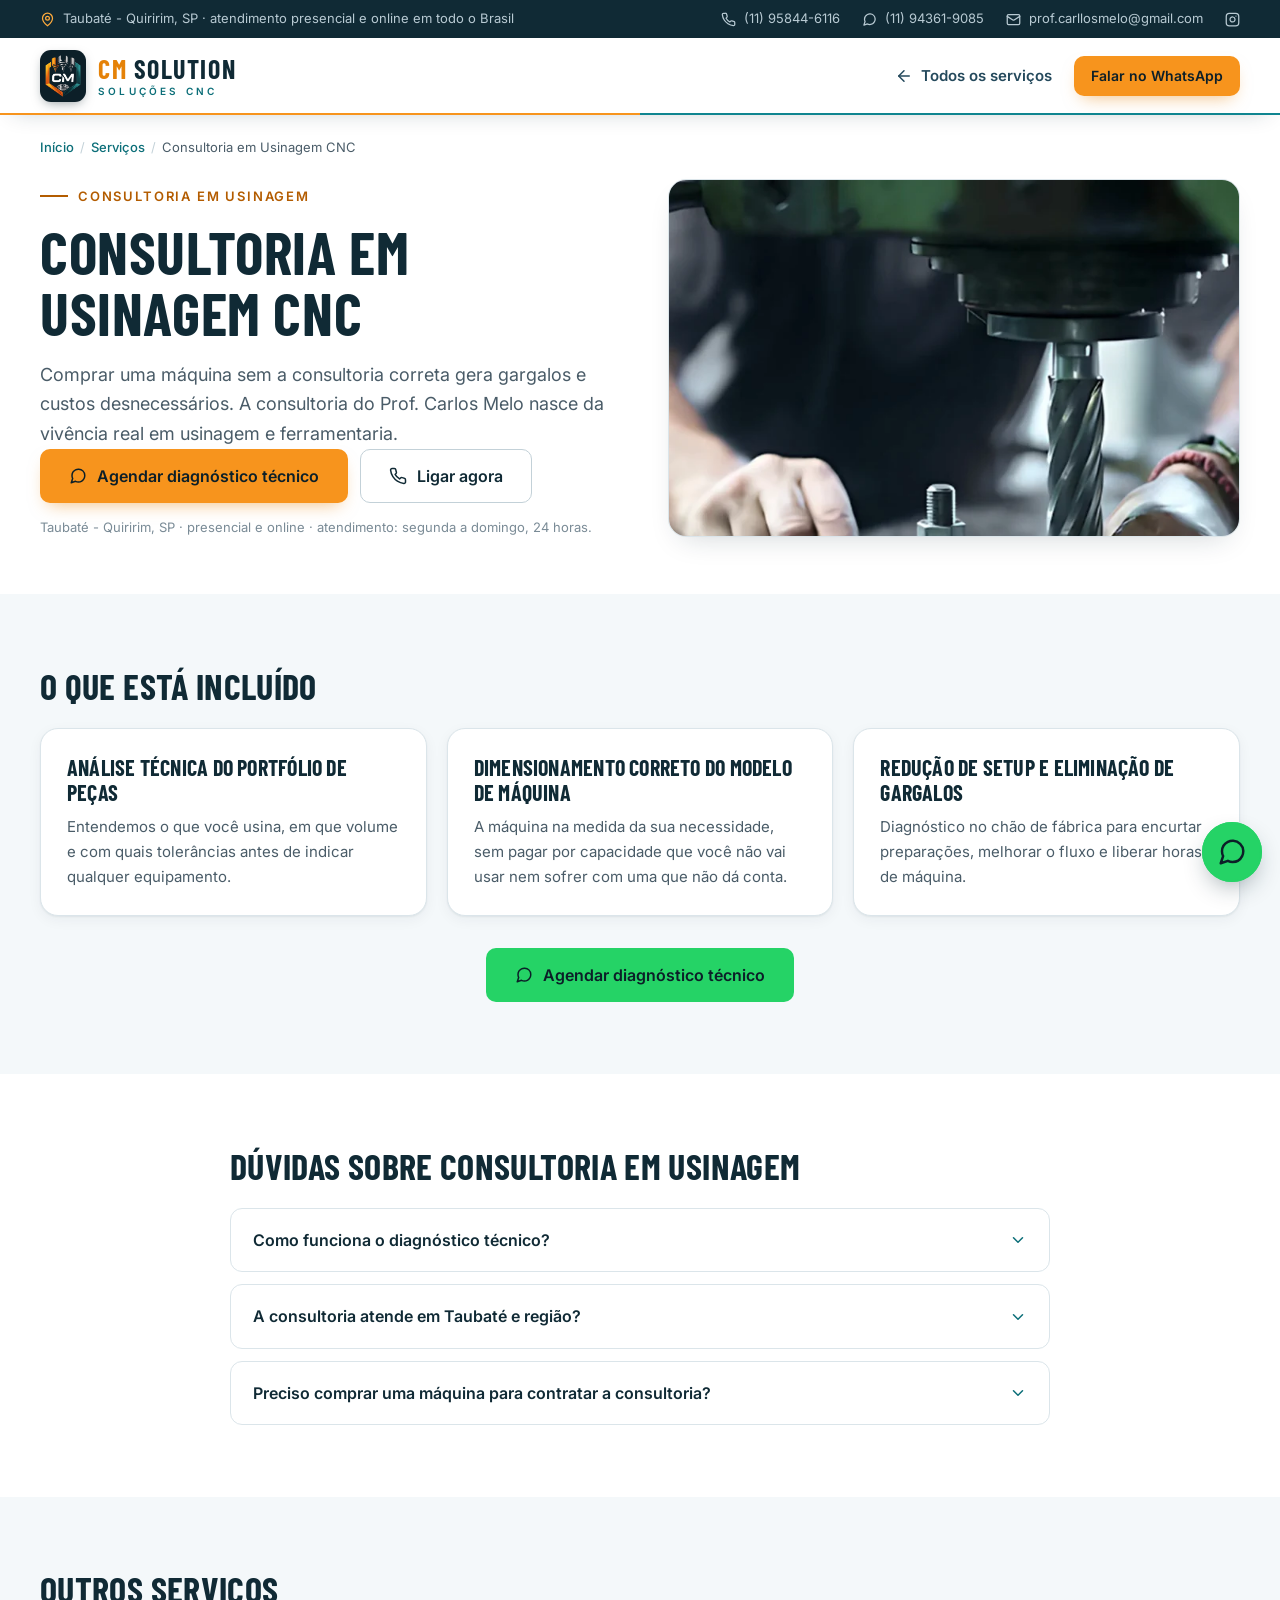
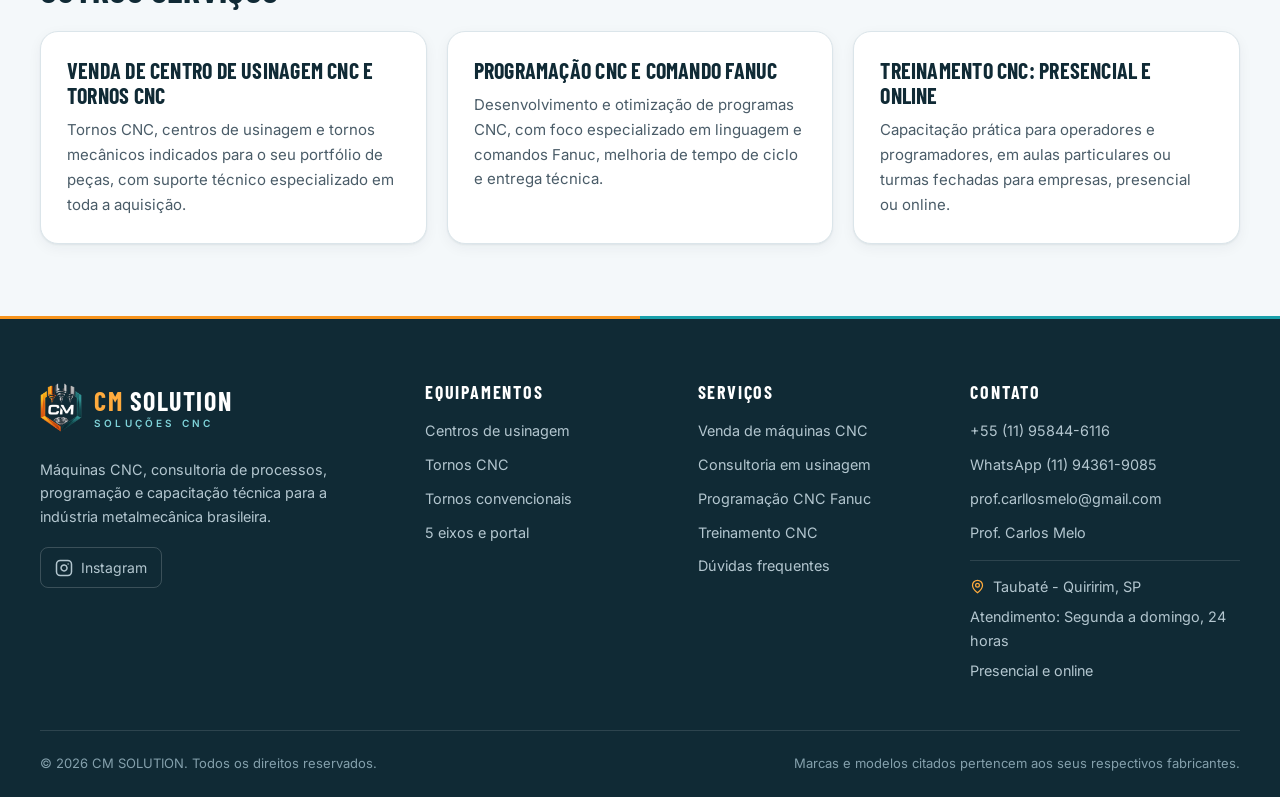
<file: consultoria-em-usinagem-cnc.html>
<!DOCTYPE html>
<html lang="pt-BR">
<head>
  <meta charset="utf-8">
  <meta name="viewport" content="width=device-width, initial-scale=1">
  <title>Consultoria em Usinagem CNC em Taubaté e todo o Brasil | CM SOLUTION</title>
  <meta name="description" content="Consultoria em usinagem CNC: análise do portfólio de peças, dimensionamento correto da máquina, redução de setup e eliminação de gargalos. Taubaté (Quiririm), SP, presencial e online.">
  <meta name="robots" content="index, follow, max-image-preview:large">
  <meta name="theme-color" content="#102A35">
  <link rel="canonical" href="https://cam-2-iota.vercel.app/consultoria-em-usinagem-cnc">

  <meta property="og:type" content="website">
  <meta property="og:locale" content="pt_BR">
  <meta property="og:site_name" content="CM SOLUTION">
  <meta property="og:url" content="https://cam-2-iota.vercel.app/consultoria-em-usinagem-cnc">
  <meta property="og:title" content="Consultoria em Usinagem CNC em Taubaté e todo o Brasil | CM SOLUTION">
  <meta property="og:description" content="Consultoria em usinagem CNC: análise do portfólio de peças, dimensionamento correto da máquina, redução de setup e eliminação de gargalos. Taubaté (Quiririm), SP, presencial e online.">
  <meta property="og:image" content="https://cam-2-iota.vercel.app/assets/img/brand/og-image.jpg">
  <meta property="og:image:width" content="1200">
  <meta property="og:image:height" content="630">
  <meta property="og:image:alt" content="Consultoria em Usinagem CNC — CM SOLUTION">
  <meta name="twitter:card" content="summary_large_image">

  <link rel="icon" type="image/png" sizes="64x64" href="/assets/img/brand/favicon-64.png">
  <link rel="apple-touch-icon" href="/assets/img/brand/favicon.png">

  <link rel="preconnect" href="https://fonts.googleapis.com">
  <link rel="preconnect" href="https://fonts.gstatic.com" crossorigin>
  <link href="https://fonts.googleapis.com/css2?family=Barlow+Condensed:wght@600;700&family=Inter:wght@400;500;600;700&display=swap" rel="stylesheet">
  <link rel="stylesheet" href="/assets/css/style.css">
  <link rel="stylesheet" href="/assets/css/machine.css">

  <script type="application/ld+json">
{
  "@context": "https://schema.org",
  "@graph": [
    {
      "@type": "Service",
      "@id": "https://cam-2-iota.vercel.app/consultoria-em-usinagem-cnc#servico",
      "url": "https://cam-2-iota.vercel.app/consultoria-em-usinagem-cnc",
      "name": "Consultoria em Usinagem CNC",
      "description": "Consultoria em usinagem CNC: análise do portfólio de peças, dimensionamento correto da máquina, redução de setup e eliminação de gargalos. Taubaté (Quiririm), SP, presencial e online.",
      "serviceType": "Consultoria em Usinagem CNC",
      "provider": {
        "@id": "https://cam-2-iota.vercel.app/#empresa"
      },
      "areaServed": [
        {
          "@type": "City",
          "name": "Taubaté"
        },
        {
          "@type": "Country",
          "name": "Brasil"
        }
      ],
      "inLanguage": "pt-BR"
    },
    {
      "@type": "BreadcrumbList",
      "@id": "https://cam-2-iota.vercel.app/consultoria-em-usinagem-cnc#migalhas",
      "itemListElement": [
        {
          "@type": "ListItem",
          "position": 1,
          "name": "Início",
          "item": "https://cam-2-iota.vercel.app/"
        },
        {
          "@type": "ListItem",
          "position": 2,
          "name": "Serviços",
          "item": "https://cam-2-iota.vercel.app/#servicos"
        },
        {
          "@type": "ListItem",
          "position": 3,
          "name": "Consultoria em Usinagem CNC",
          "item": "https://cam-2-iota.vercel.app/consultoria-em-usinagem-cnc"
        }
      ]
    }
  ]
}
  </script>
</head>
<body>

  <svg width="0" height="0" style="position:absolute" aria-hidden="true" focusable="false">
    <defs>
      <symbol id="i-phone" viewBox="0 0 24 24"><path d="M22 16.92v3a2 2 0 0 1-2.18 2 19.79 19.79 0 0 1-8.63-3.07 19.5 19.5 0 0 1-6-6 19.79 19.79 0 0 1-3.07-8.67A2 2 0 0 1 4.11 2h3a2 2 0 0 1 2 1.72 12.84 12.84 0 0 0 .7 2.81 2 2 0 0 1-.45 2.11L8.09 9.91a16 16 0 0 0 6 6l1.27-1.27a2 2 0 0 1 2.11-.45 12.84 12.84 0 0 0 2.81.7A2 2 0 0 1 22 16.92z"/></symbol>
      <symbol id="i-mail" viewBox="0 0 24 24"><rect x="2" y="4" width="20" height="16" rx="2"/><path d="m22 7-8.97 5.7a1.94 1.94 0 0 1-2.06 0L2 7"/></symbol>
      <symbol id="i-chat" viewBox="0 0 24 24"><path d="M21 11.5a8.38 8.38 0 0 1-.9 3.8 8.5 8.5 0 0 1-7.6 4.7 8.38 8.38 0 0 1-3.8-.9L3 21l1.9-5.7a8.38 8.38 0 0 1-.9-3.8 8.5 8.5 0 0 1 4.7-7.6 8.38 8.38 0 0 1 3.8-.9h.5a8.48 8.48 0 0 1 8 8v.5z"/></symbol>
      <symbol id="i-arrow-right" viewBox="0 0 24 24"><line x1="5" y1="12" x2="19" y2="12"/><polyline points="12 5 19 12 12 19"/></symbol>
      <symbol id="i-arrow-left" viewBox="0 0 24 24"><line x1="19" y1="12" x2="5" y2="12"/><polyline points="12 19 5 12 12 5"/></symbol>
      <symbol id="i-arrow-up-right" viewBox="0 0 24 24"><line x1="7" y1="17" x2="17" y2="7"/><polyline points="7 7 17 7 17 17"/></symbol>
      <symbol id="i-check" viewBox="0 0 24 24"><polyline points="20 6 9 17 4 12"/></symbol>
      <symbol id="i-pin" viewBox="0 0 24 24"><path d="M20 10c0 6-8 12-8 12s-8-6-8-12a8 8 0 0 1 16 0Z"/><circle cx="12" cy="10" r="3"/></symbol>
      <symbol id="i-chevron-down" viewBox="0 0 24 24"><polyline points="6 9 12 15 18 9"/></symbol>
    </defs>
  </svg>

  <a class="skip-link" href="#conteudo">Ir para o conteúdo</a>

  <div class="topbar">
    <div class="container topbar__inner">
      <p class="topbar__tag"><svg class="icon"><use href="#i-pin"/></svg> Taubaté - Quiririm, SP · atendimento presencial e online em todo o Brasil</p>
      <div class="topbar__links">
        <a href="tel:+5511958446116"><svg class="icon"><use href="#i-phone"/></svg> (11) 95844-6116</a>
        <a href="https://wa.me/5511943619085" target="_blank" rel="noopener"><svg class="icon"><use href="#i-chat"/></svg> (11) 94361-9085</a>
        <a href="mailto:prof.carllosmelo@gmail.com" class="topbar__mail"><svg class="icon"><use href="#i-mail"/></svg> prof.carllosmelo@gmail.com</a>
        <a href="https://www.instagram.com/melo3dcriandosolucoes/" target="_blank" rel="noopener me" aria-label="Instagram @melo3dcriandosolucoes"><svg class="icon" viewBox="0 0 24 24" aria-hidden="true"><rect x="2" y="2" width="20" height="20" rx="5" ry="5"/><path d="M16 11.37A4 4 0 1 1 12.63 8 4 4 0 0 1 16 11.37z"/><line x1="17.5" y1="6.5" x2="17.51" y2="6.5"/></svg></a>
      </div>
    </div>
  </div>

  <header class="header is-scrolled">
    <div class="container header__inner">
      <a href="/" class="brand" aria-label="CM SOLUTION — página inicial">
          <img src="/assets/img/brand/logo-cm.png" alt="" class="brand__mark" width="42" height="49">
          <span class="brand__text">
            <span class="brand__name"><b>CM</b> SOLUTION</span>
            <span class="brand__sub">Soluções CNC</span>
          </span>
        </a>
      <div class="mp-header__actions">
        <a href="/#servicos" class="mp-header__back"><svg class="icon"><use href="#i-arrow-left"/></svg> Todos os serviços</a>
        <a href="https://wa.me/5511943619085?text=Ol%C3%A1%2C%20Carlos!%20Gostaria%20de%20agendar%20um%20diagn%C3%B3stico%20t%C3%A9cnico%20para%20a%20minha%20usinagem." target="_blank" rel="noopener" class="btn btn--primary btn--sm">Falar no WhatsApp</a>
      </div>
    </div>
  </header>

  <main id="conteudo">

    <section class="mp-hero">
      <div class="container">
        <nav class="crumbs" aria-label="Você está em">
          <ol>
            <li><a href="/">Início</a></li>
            <li><a href="/#servicos">Serviços</a></li>
            <li aria-current="page">Consultoria em Usinagem CNC</li>
          </ol>
        </nav>

        <div class="mp-hero__grid">
          <div class="mp-hero__info">
            <p class="eyebrow">Consultoria em usinagem</p>
            <h1 class="mp-title">Consultoria em Usinagem CNC</h1>
            <p class="mp-lead">Comprar uma máquina sem a consultoria correta gera gargalos e custos desnecessários. A consultoria do Prof. Carlos Melo nasce da vivência real em usinagem e ferramentaria.</p>
            <div class="mp-actions">
              <a href="https://wa.me/5511943619085?text=Ol%C3%A1%2C%20Carlos!%20Gostaria%20de%20agendar%20um%20diagn%C3%B3stico%20t%C3%A9cnico%20para%20a%20minha%20usinagem." target="_blank" rel="noopener" class="btn btn--primary btn--lg"><svg class="icon"><use href="#i-chat"/></svg> Agendar diagnóstico técnico</a>
              <a href="tel:+5511958446116" class="btn btn--ghost btn--lg"><svg class="icon"><use href="#i-phone"/></svg> Ligar agora</a>
            </div>
            <p class="mp-note">Taubaté - Quiririm, SP · presencial e online · atendimento: segunda a domingo, 24 horas.</p>
          </div>
          <div class="mp-hero__media mp-hero__media--photo">
            <img src="/assets/img/services/treinamento-processos.webp" alt="Medição de peça durante o processo de usinagem" width="1200" height="750" fetchpriority="high">
          </div>
        </div>
      </div>
    </section>

    <section class="section section--light mp-section">
      <div class="container">
        <h2 class="mp-h2">O que está incluído</h2>
        <div class="mp-items">
          <article class="mp-item"><h3>Análise técnica do portfólio de peças</h3><p>Entendemos o que você usina, em que volume e com quais tolerâncias antes de indicar qualquer equipamento.</p></article>
          <article class="mp-item"><h3>Dimensionamento correto do modelo de máquina</h3><p>A máquina na medida da sua necessidade, sem pagar por capacidade que você não vai usar nem sofrer com uma que não dá conta.</p></article>
          <article class="mp-item"><h3>Redução de setup e eliminação de gargalos</h3><p>Diagnóstico no chão de fábrica para encurtar preparações, melhorar o fluxo e liberar horas de máquina.</p></article>
        </div>
        <p class="mp-all"><a href="https://wa.me/5511943619085?text=Ol%C3%A1%2C%20Carlos!%20Gostaria%20de%20agendar%20um%20diagn%C3%B3stico%20t%C3%A9cnico%20para%20a%20minha%20usinagem." target="_blank" rel="noopener" class="btn btn--whatsapp btn--lg"><svg class="icon"><use href="#i-chat"/></svg> Agendar diagnóstico técnico</a></p>
      </div>
    </section>

    <section class="section section--white mp-section">
      <div class="container container--narrow">
        <h2 class="mp-h2">Dúvidas sobre consultoria em usinagem</h2>
        <div class="mp-faq">
          <details>
            <summary><span>Como funciona o diagnóstico técnico?</span><svg class="icon"><use href="#i-chevron-down"/></svg></summary>
            <p>Você conta o que usina e quais são os gargalos. A partir daí combinamos o formato, presencial ou online, e analisamos peças, processos e equipamentos.</p>
          </details>
          <details>
            <summary><span>A consultoria atende em Taubaté e região?</span><svg class="icon"><use href="#i-chevron-down"/></svg></summary>
            <p>Sim. A base é em Taubaté (Quiririm), SP, com visitas presenciais sob agendamento. Também atendemos a distância, em todo o Brasil.</p>
          </details>
          <details>
            <summary><span>Preciso comprar uma máquina para contratar a consultoria?</span><svg class="icon"><use href="#i-chevron-down"/></svg></summary>
            <p>Não. A consultoria serve tanto para quem vai adquirir um equipamento quanto para quem quer ganhar produtividade com as máquinas que já tem.</p>
          </details>
        </div>
      </div>
    </section>

    <section class="section section--light mp-section">
      <div class="container">
        <h2 class="mp-h2">Outros serviços</h2>
        <div class="mp-items">
          <article class="mp-item"><h3><a href="/venda-de-centro-de-usinagem-cnc">Venda de Centro de Usinagem CNC e Tornos CNC</a></h3><p>Tornos CNC, centros de usinagem e tornos mecânicos indicados para o seu portfólio de peças, com suporte técnico especializado em toda a aquisição.</p></article>
          <article class="mp-item"><h3><a href="/programacao-cnc-fanuc">Programação CNC e Comando Fanuc</a></h3><p>Desenvolvimento e otimização de programas CNC, com foco especializado em linguagem e comandos Fanuc, melhoria de tempo de ciclo e entrega técnica.</p></article>
          <article class="mp-item"><h3><a href="/treinamento-cnc">Treinamento CNC: presencial e online</a></h3><p>Capacitação prática para operadores e programadores, em aulas particulares ou turmas fechadas para empresas, presencial ou online.</p></article>
        </div>
      </div>
    </section>
  </main>

  <footer class="footer">
    <div class="container footer__grid">
      <div class="footer__brand">
        <a href="/" class="brand" aria-label="CM SOLUTION — página inicial">
          <img src="/assets/img/brand/logo-cm.png" alt="" class="brand__mark" width="42" height="49">
          <span class="brand__text">
            <span class="brand__name"><b>CM</b> SOLUTION</span>
            <span class="brand__sub">Soluções CNC</span>
          </span>
        </a>
        <p>Máquinas CNC, consultoria de processos, programação e capacitação técnica para a indústria metalmecânica brasileira.</p>
        <div class="footer__social">
          <a href="https://www.instagram.com/melo3dcriandosolucoes/" target="_blank" rel="noopener me" aria-label="Instagram @melo3dcriandosolucoes"><svg class="icon" viewBox="0 0 24 24" aria-hidden="true"><rect x="2" y="2" width="20" height="20" rx="5" ry="5"/><path d="M16 11.37A4 4 0 1 1 12.63 8 4 4 0 0 1 16 11.37z"/><line x1="17.5" y1="6.5" x2="17.51" y2="6.5"/></svg> Instagram</a>
        </div>
      </div>

      <nav class="footer__col" aria-label="Equipamentos">
        <h4>Equipamentos</h4>
        <a href="/#maquinas" data-line="centros">Centros de usinagem</a>
        <a href="/#maquinas" data-line="tornos-cnc">Tornos CNC</a>
        <a href="/#maquinas" data-line="tornos-conv">Tornos convencionais</a>
        <a href="/#maquinas" data-line="5eixos-portal">5 eixos e portal</a>
      </nav>

      <nav class="footer__col" aria-label="Serviços">
        <h4>Serviços</h4>
        <a href="/venda-de-centro-de-usinagem-cnc">Venda de máquinas CNC</a>
        <a href="/consultoria-em-usinagem-cnc">Consultoria em usinagem</a>
        <a href="/programacao-cnc-fanuc">Programação CNC Fanuc</a>
        <a href="/treinamento-cnc">Treinamento CNC</a>
        <a href="/#faq">Dúvidas frequentes</a>
      </nav>

      <div class="footer__col">
        <h4>Contato</h4>
        <a href="tel:+5511958446116">+55 (11) 95844-6116</a>
        <a href="https://wa.me/5511943619085" target="_blank" rel="noopener">WhatsApp (11) 94361-9085</a>
        <a href="mailto:prof.carllosmelo@gmail.com">prof.carllosmelo@gmail.com</a>
        <span>Prof. Carlos Melo</span>
        <address class="footer__addr">
          <span><svg class="icon"><use href="#i-pin"/></svg> Taubaté - Quiririm, SP</span>
          <span>Atendimento: Segunda a domingo, 24 horas</span>
          <span>Presencial e online</span>
        </address>
      </div>
    </div>

    <div class="container footer__bottom">
      <p>© <span id="year">2026</span> CM SOLUTION. Todos os direitos reservados.</p>
      <p>Marcas e modelos citados pertencem aos seus respectivos fabricantes.</p>
    </div>
  </footer>

  <a href="https://wa.me/5511943619085?text=Ol%C3%A1%2C%20Carlos!%20Gostaria%20de%20agendar%20um%20diagn%C3%B3stico%20t%C3%A9cnico%20para%20a%20minha%20usinagem." target="_blank" rel="noopener" class="fab fab--wa" aria-label="Falar no WhatsApp sobre Consultoria em Usinagem CNC">
    <svg class="icon icon--xl"><use href="#i-chat"/></svg>
  </a>
</body>
</html>
</file>
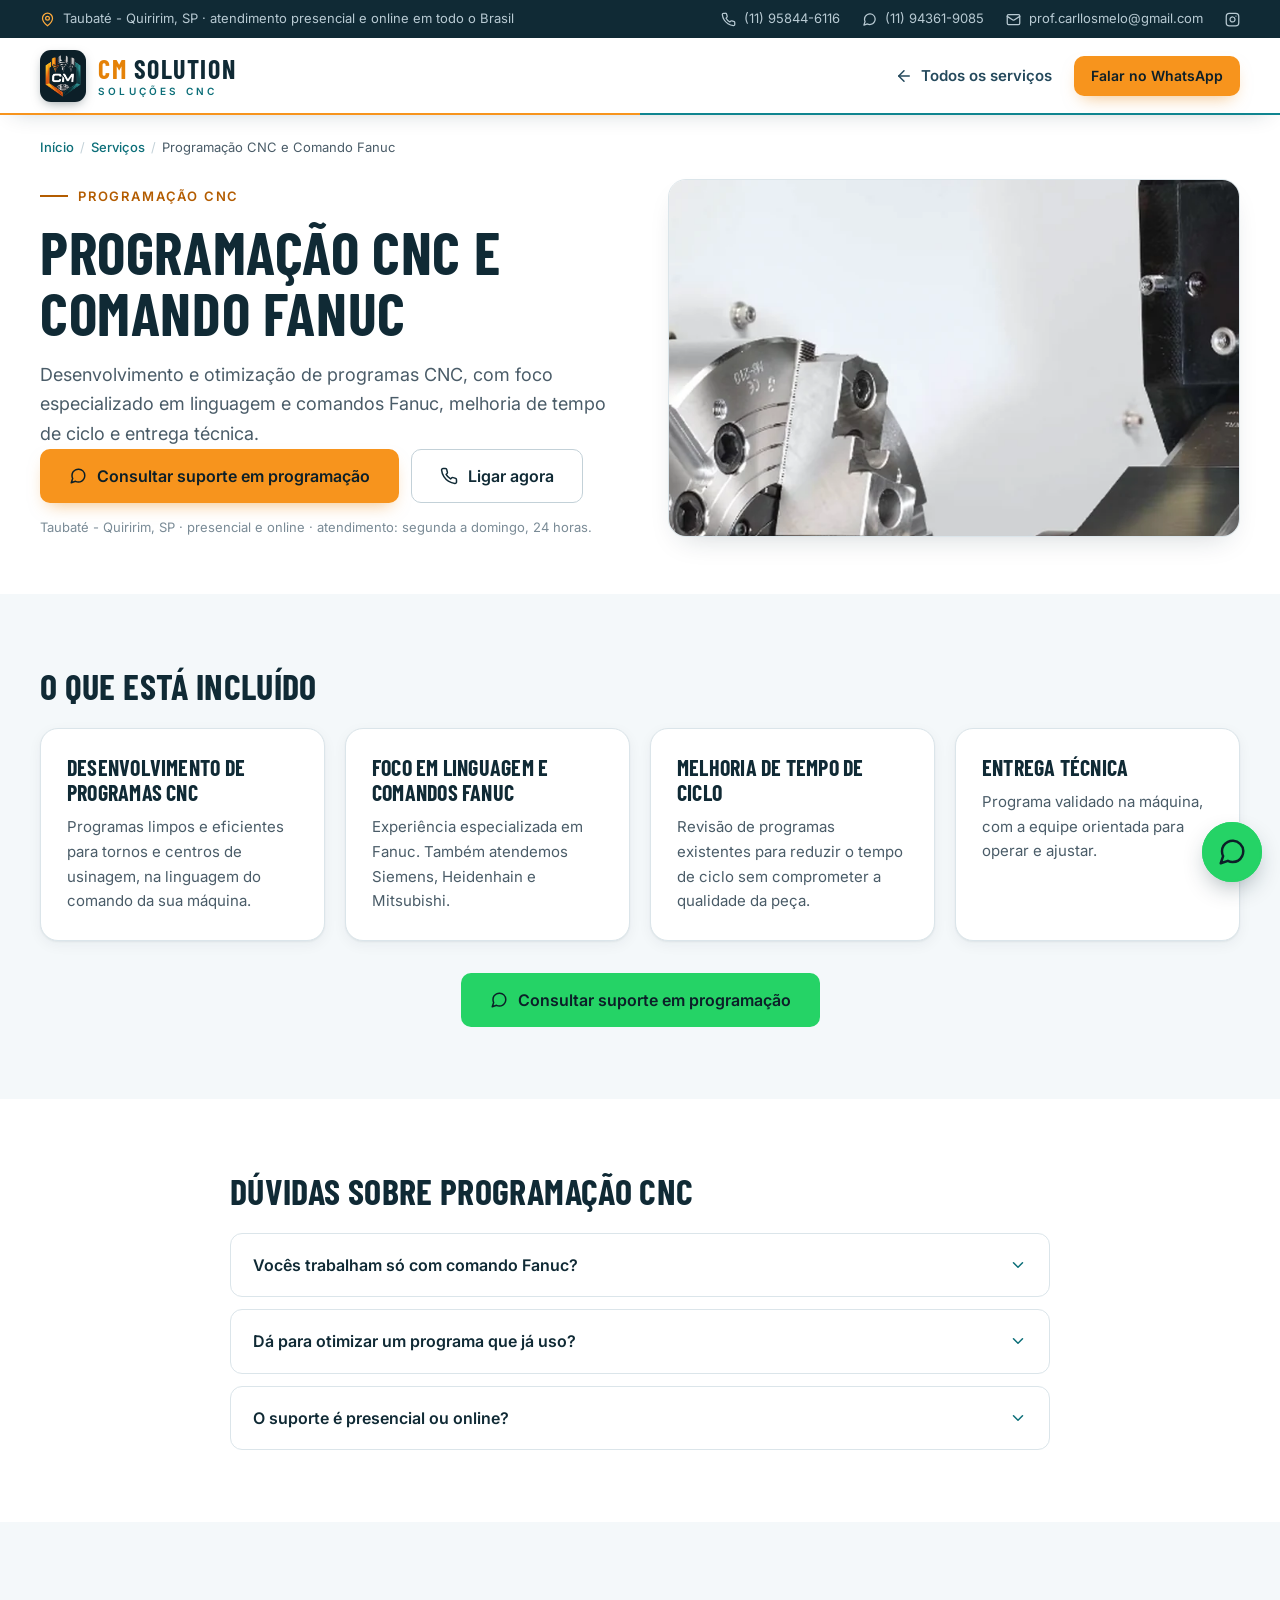
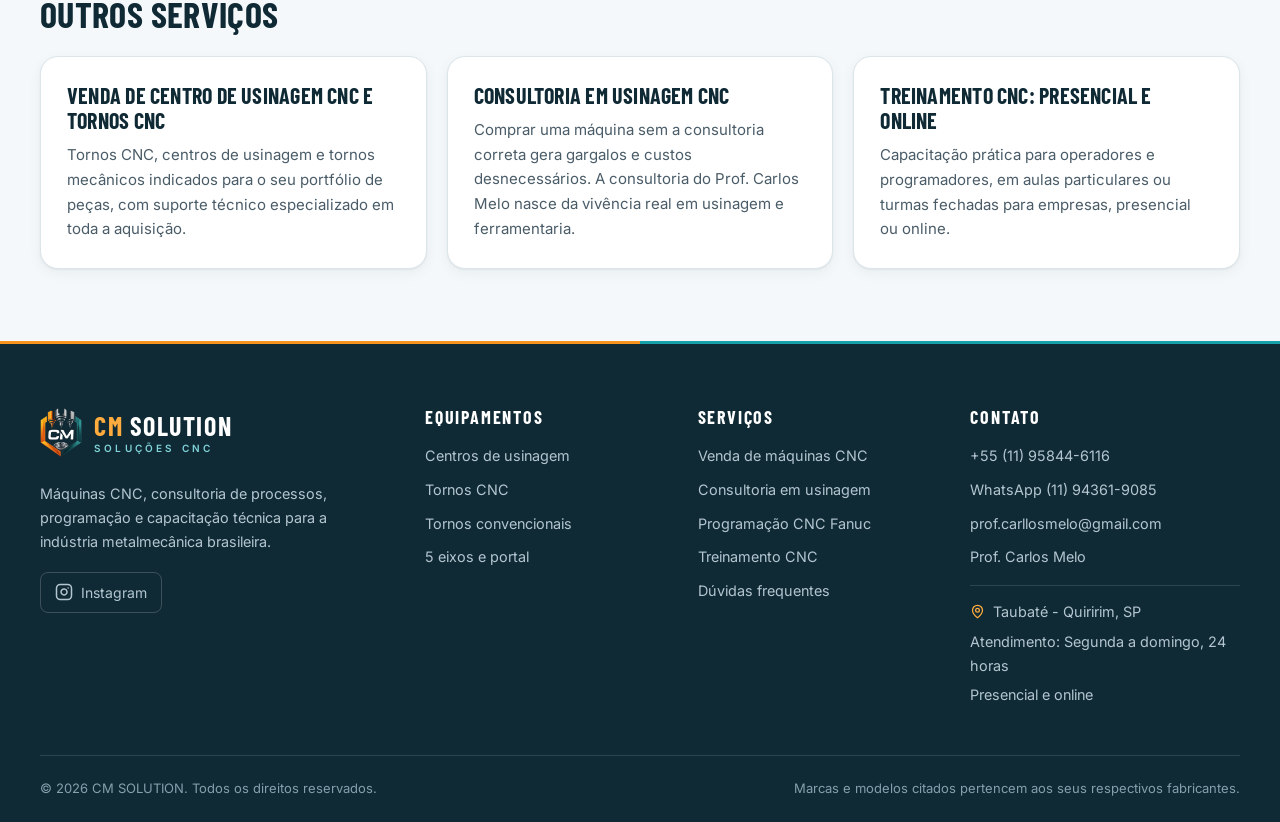
<file: programacao-cnc-fanuc.html>
<!DOCTYPE html>
<html lang="pt-BR">
<head>
  <meta charset="utf-8">
  <meta name="viewport" content="width=device-width, initial-scale=1">
  <title>Programação CNC Fanuc: desenvolvimento e otimização | CM SOLUTION</title>
  <meta name="description" content="Programação CNC com foco em comando Fanuc: desenvolvimento e otimização de programas, melhoria de tempo de ciclo e entrega técnica. Taubaté (Quiririm), SP, presencial e online.">
  <meta name="robots" content="index, follow, max-image-preview:large">
  <meta name="theme-color" content="#102A35">
  <link rel="canonical" href="https://cam-2-iota.vercel.app/programacao-cnc-fanuc">

  <meta property="og:type" content="website">
  <meta property="og:locale" content="pt_BR">
  <meta property="og:site_name" content="CM SOLUTION">
  <meta property="og:url" content="https://cam-2-iota.vercel.app/programacao-cnc-fanuc">
  <meta property="og:title" content="Programação CNC Fanuc: desenvolvimento e otimização | CM SOLUTION">
  <meta property="og:description" content="Programação CNC com foco em comando Fanuc: desenvolvimento e otimização de programas, melhoria de tempo de ciclo e entrega técnica. Taubaté (Quiririm), SP, presencial e online.">
  <meta property="og:image" content="https://cam-2-iota.vercel.app/assets/img/brand/og-image.jpg">
  <meta property="og:image:width" content="1200">
  <meta property="og:image:height" content="630">
  <meta property="og:image:alt" content="Programação CNC e Comando Fanuc — CM SOLUTION">
  <meta name="twitter:card" content="summary_large_image">

  <link rel="icon" type="image/png" sizes="64x64" href="/assets/img/brand/favicon-64.png">
  <link rel="apple-touch-icon" href="/assets/img/brand/favicon.png">

  <link rel="preconnect" href="https://fonts.googleapis.com">
  <link rel="preconnect" href="https://fonts.gstatic.com" crossorigin>
  <link href="https://fonts.googleapis.com/css2?family=Barlow+Condensed:wght@600;700&family=Inter:wght@400;500;600;700&display=swap" rel="stylesheet">
  <link rel="stylesheet" href="/assets/css/style.css">
  <link rel="stylesheet" href="/assets/css/machine.css">

  <script type="application/ld+json">
{
  "@context": "https://schema.org",
  "@graph": [
    {
      "@type": "Service",
      "@id": "https://cam-2-iota.vercel.app/programacao-cnc-fanuc#servico",
      "url": "https://cam-2-iota.vercel.app/programacao-cnc-fanuc",
      "name": "Programação CNC e Comando Fanuc",
      "description": "Programação CNC com foco em comando Fanuc: desenvolvimento e otimização de programas, melhoria de tempo de ciclo e entrega técnica. Taubaté (Quiririm), SP, presencial e online.",
      "serviceType": "Programação CNC e Comando Fanuc",
      "provider": {
        "@id": "https://cam-2-iota.vercel.app/#empresa"
      },
      "areaServed": [
        {
          "@type": "City",
          "name": "Taubaté"
        },
        {
          "@type": "Country",
          "name": "Brasil"
        }
      ],
      "inLanguage": "pt-BR"
    },
    {
      "@type": "BreadcrumbList",
      "@id": "https://cam-2-iota.vercel.app/programacao-cnc-fanuc#migalhas",
      "itemListElement": [
        {
          "@type": "ListItem",
          "position": 1,
          "name": "Início",
          "item": "https://cam-2-iota.vercel.app/"
        },
        {
          "@type": "ListItem",
          "position": 2,
          "name": "Serviços",
          "item": "https://cam-2-iota.vercel.app/#servicos"
        },
        {
          "@type": "ListItem",
          "position": 3,
          "name": "Programação CNC e Comando Fanuc",
          "item": "https://cam-2-iota.vercel.app/programacao-cnc-fanuc"
        }
      ]
    }
  ]
}
  </script>
</head>
<body>

  <svg width="0" height="0" style="position:absolute" aria-hidden="true" focusable="false">
    <defs>
      <symbol id="i-phone" viewBox="0 0 24 24"><path d="M22 16.92v3a2 2 0 0 1-2.18 2 19.79 19.79 0 0 1-8.63-3.07 19.5 19.5 0 0 1-6-6 19.79 19.79 0 0 1-3.07-8.67A2 2 0 0 1 4.11 2h3a2 2 0 0 1 2 1.72 12.84 12.84 0 0 0 .7 2.81 2 2 0 0 1-.45 2.11L8.09 9.91a16 16 0 0 0 6 6l1.27-1.27a2 2 0 0 1 2.11-.45 12.84 12.84 0 0 0 2.81.7A2 2 0 0 1 22 16.92z"/></symbol>
      <symbol id="i-mail" viewBox="0 0 24 24"><rect x="2" y="4" width="20" height="16" rx="2"/><path d="m22 7-8.97 5.7a1.94 1.94 0 0 1-2.06 0L2 7"/></symbol>
      <symbol id="i-chat" viewBox="0 0 24 24"><path d="M21 11.5a8.38 8.38 0 0 1-.9 3.8 8.5 8.5 0 0 1-7.6 4.7 8.38 8.38 0 0 1-3.8-.9L3 21l1.9-5.7a8.38 8.38 0 0 1-.9-3.8 8.5 8.5 0 0 1 4.7-7.6 8.38 8.38 0 0 1 3.8-.9h.5a8.48 8.48 0 0 1 8 8v.5z"/></symbol>
      <symbol id="i-arrow-right" viewBox="0 0 24 24"><line x1="5" y1="12" x2="19" y2="12"/><polyline points="12 5 19 12 12 19"/></symbol>
      <symbol id="i-arrow-left" viewBox="0 0 24 24"><line x1="19" y1="12" x2="5" y2="12"/><polyline points="12 19 5 12 12 5"/></symbol>
      <symbol id="i-arrow-up-right" viewBox="0 0 24 24"><line x1="7" y1="17" x2="17" y2="7"/><polyline points="7 7 17 7 17 17"/></symbol>
      <symbol id="i-check" viewBox="0 0 24 24"><polyline points="20 6 9 17 4 12"/></symbol>
      <symbol id="i-pin" viewBox="0 0 24 24"><path d="M20 10c0 6-8 12-8 12s-8-6-8-12a8 8 0 0 1 16 0Z"/><circle cx="12" cy="10" r="3"/></symbol>
      <symbol id="i-chevron-down" viewBox="0 0 24 24"><polyline points="6 9 12 15 18 9"/></symbol>
    </defs>
  </svg>

  <a class="skip-link" href="#conteudo">Ir para o conteúdo</a>

  <div class="topbar">
    <div class="container topbar__inner">
      <p class="topbar__tag"><svg class="icon"><use href="#i-pin"/></svg> Taubaté - Quiririm, SP · atendimento presencial e online em todo o Brasil</p>
      <div class="topbar__links">
        <a href="tel:+5511958446116"><svg class="icon"><use href="#i-phone"/></svg> (11) 95844-6116</a>
        <a href="https://wa.me/5511943619085" target="_blank" rel="noopener"><svg class="icon"><use href="#i-chat"/></svg> (11) 94361-9085</a>
        <a href="mailto:prof.carllosmelo@gmail.com" class="topbar__mail"><svg class="icon"><use href="#i-mail"/></svg> prof.carllosmelo@gmail.com</a>
        <a href="https://www.instagram.com/melo3dcriandosolucoes/" target="_blank" rel="noopener me" aria-label="Instagram @melo3dcriandosolucoes"><svg class="icon" viewBox="0 0 24 24" aria-hidden="true"><rect x="2" y="2" width="20" height="20" rx="5" ry="5"/><path d="M16 11.37A4 4 0 1 1 12.63 8 4 4 0 0 1 16 11.37z"/><line x1="17.5" y1="6.5" x2="17.51" y2="6.5"/></svg></a>
      </div>
    </div>
  </div>

  <header class="header is-scrolled">
    <div class="container header__inner">
      <a href="/" class="brand" aria-label="CM SOLUTION — página inicial">
          <img src="/assets/img/brand/logo-cm.png" alt="" class="brand__mark" width="42" height="49">
          <span class="brand__text">
            <span class="brand__name"><b>CM</b> SOLUTION</span>
            <span class="brand__sub">Soluções CNC</span>
          </span>
        </a>
      <div class="mp-header__actions">
        <a href="/#servicos" class="mp-header__back"><svg class="icon"><use href="#i-arrow-left"/></svg> Todos os serviços</a>
        <a href="https://wa.me/5511943619085?text=Ol%C3%A1%2C%20Carlos!%20Gostaria%20de%20consultar%20suporte%20em%20programa%C3%A7%C3%A3o%20CNC%20%2F%20comando%20Fanuc." target="_blank" rel="noopener" class="btn btn--primary btn--sm">Falar no WhatsApp</a>
      </div>
    </div>
  </header>

  <main id="conteudo">

    <section class="mp-hero">
      <div class="container">
        <nav class="crumbs" aria-label="Você está em">
          <ol>
            <li><a href="/">Início</a></li>
            <li><a href="/#servicos">Serviços</a></li>
            <li aria-current="page">Programação CNC e Comando Fanuc</li>
          </ol>
        </nav>

        <div class="mp-hero__grid">
          <div class="mp-hero__info">
            <p class="eyebrow">Programação CNC</p>
            <h1 class="mp-title">Programação CNC e Comando Fanuc</h1>
            <p class="mp-lead">Desenvolvimento e otimização de programas CNC, com foco especializado em linguagem e comandos Fanuc, melhoria de tempo de ciclo e entrega técnica.</p>
            <div class="mp-actions">
              <a href="https://wa.me/5511943619085?text=Ol%C3%A1%2C%20Carlos!%20Gostaria%20de%20consultar%20suporte%20em%20programa%C3%A7%C3%A3o%20CNC%20%2F%20comando%20Fanuc." target="_blank" rel="noopener" class="btn btn--primary btn--lg"><svg class="icon"><use href="#i-chat"/></svg> Consultar suporte em programação</a>
              <a href="tel:+5511958446116" class="btn btn--ghost btn--lg"><svg class="icon"><use href="#i-phone"/></svg> Ligar agora</a>
            </div>
            <p class="mp-note">Taubaté - Quiririm, SP · presencial e online · atendimento: segunda a domingo, 24 horas.</p>
          </div>
          <div class="mp-hero__media mp-hero__media--photo">
            <img src="/assets/img/services/tornos-cnc.webp" alt="Placa e ferramenta de um torno CNC em operação" width="1200" height="750" fetchpriority="high">
          </div>
        </div>
      </div>
    </section>

    <section class="section section--light mp-section">
      <div class="container">
        <h2 class="mp-h2">O que está incluído</h2>
        <div class="mp-items">
          <article class="mp-item"><h3>Desenvolvimento de programas CNC</h3><p>Programas limpos e eficientes para tornos e centros de usinagem, na linguagem do comando da sua máquina.</p></article>
          <article class="mp-item"><h3>Foco em linguagem e comandos Fanuc</h3><p>Experiência especializada em Fanuc. Também atendemos Siemens, Heidenhain e Mitsubishi.</p></article>
          <article class="mp-item"><h3>Melhoria de tempo de ciclo</h3><p>Revisão de programas existentes para reduzir o tempo de ciclo sem comprometer a qualidade da peça.</p></article>
          <article class="mp-item"><h3>Entrega técnica</h3><p>Programa validado na máquina, com a equipe orientada para operar e ajustar.</p></article>
        </div>
        <p class="mp-all"><a href="https://wa.me/5511943619085?text=Ol%C3%A1%2C%20Carlos!%20Gostaria%20de%20consultar%20suporte%20em%20programa%C3%A7%C3%A3o%20CNC%20%2F%20comando%20Fanuc." target="_blank" rel="noopener" class="btn btn--whatsapp btn--lg"><svg class="icon"><use href="#i-chat"/></svg> Consultar suporte em programação</a></p>
      </div>
    </section>

    <section class="section section--white mp-section">
      <div class="container container--narrow">
        <h2 class="mp-h2">Dúvidas sobre programação cnc</h2>
        <div class="mp-faq">
          <details>
            <summary><span>Vocês trabalham só com comando Fanuc?</span><svg class="icon"><use href="#i-chevron-down"/></svg></summary>
            <p>O foco é Fanuc, mas também atendemos Siemens, Heidenhain e Mitsubishi.</p>
          </details>
          <details>
            <summary><span>Dá para otimizar um programa que já uso?</span><svg class="icon"><use href="#i-chevron-down"/></svg></summary>
            <p>Sim. Analisamos o programa atual e trabalhamos para reduzir o tempo de ciclo e melhorar o acabamento.</p>
          </details>
          <details>
            <summary><span>O suporte é presencial ou online?</span><svg class="icon"><use href="#i-chevron-down"/></svg></summary>
            <p>Os dois. Atendemos presencialmente a partir de Taubaté (Quiririm), SP, e a distância em todo o Brasil.</p>
          </details>
        </div>
      </div>
    </section>

    <section class="section section--light mp-section">
      <div class="container">
        <h2 class="mp-h2">Outros serviços</h2>
        <div class="mp-items">
          <article class="mp-item"><h3><a href="/venda-de-centro-de-usinagem-cnc">Venda de Centro de Usinagem CNC e Tornos CNC</a></h3><p>Tornos CNC, centros de usinagem e tornos mecânicos indicados para o seu portfólio de peças, com suporte técnico especializado em toda a aquisição.</p></article>
          <article class="mp-item"><h3><a href="/consultoria-em-usinagem-cnc">Consultoria em Usinagem CNC</a></h3><p>Comprar uma máquina sem a consultoria correta gera gargalos e custos desnecessários. A consultoria do Prof. Carlos Melo nasce da vivência real em usinagem e ferramentaria.</p></article>
          <article class="mp-item"><h3><a href="/treinamento-cnc">Treinamento CNC: presencial e online</a></h3><p>Capacitação prática para operadores e programadores, em aulas particulares ou turmas fechadas para empresas, presencial ou online.</p></article>
        </div>
      </div>
    </section>
  </main>

  <footer class="footer">
    <div class="container footer__grid">
      <div class="footer__brand">
        <a href="/" class="brand" aria-label="CM SOLUTION — página inicial">
          <img src="/assets/img/brand/logo-cm.png" alt="" class="brand__mark" width="42" height="49">
          <span class="brand__text">
            <span class="brand__name"><b>CM</b> SOLUTION</span>
            <span class="brand__sub">Soluções CNC</span>
          </span>
        </a>
        <p>Máquinas CNC, consultoria de processos, programação e capacitação técnica para a indústria metalmecânica brasileira.</p>
        <div class="footer__social">
          <a href="https://www.instagram.com/melo3dcriandosolucoes/" target="_blank" rel="noopener me" aria-label="Instagram @melo3dcriandosolucoes"><svg class="icon" viewBox="0 0 24 24" aria-hidden="true"><rect x="2" y="2" width="20" height="20" rx="5" ry="5"/><path d="M16 11.37A4 4 0 1 1 12.63 8 4 4 0 0 1 16 11.37z"/><line x1="17.5" y1="6.5" x2="17.51" y2="6.5"/></svg> Instagram</a>
        </div>
      </div>

      <nav class="footer__col" aria-label="Equipamentos">
        <h4>Equipamentos</h4>
        <a href="/#maquinas" data-line="centros">Centros de usinagem</a>
        <a href="/#maquinas" data-line="tornos-cnc">Tornos CNC</a>
        <a href="/#maquinas" data-line="tornos-conv">Tornos convencionais</a>
        <a href="/#maquinas" data-line="5eixos-portal">5 eixos e portal</a>
      </nav>

      <nav class="footer__col" aria-label="Serviços">
        <h4>Serviços</h4>
        <a href="/venda-de-centro-de-usinagem-cnc">Venda de máquinas CNC</a>
        <a href="/consultoria-em-usinagem-cnc">Consultoria em usinagem</a>
        <a href="/programacao-cnc-fanuc">Programação CNC Fanuc</a>
        <a href="/treinamento-cnc">Treinamento CNC</a>
        <a href="/#faq">Dúvidas frequentes</a>
      </nav>

      <div class="footer__col">
        <h4>Contato</h4>
        <a href="tel:+5511958446116">+55 (11) 95844-6116</a>
        <a href="https://wa.me/5511943619085" target="_blank" rel="noopener">WhatsApp (11) 94361-9085</a>
        <a href="mailto:prof.carllosmelo@gmail.com">prof.carllosmelo@gmail.com</a>
        <span>Prof. Carlos Melo</span>
        <address class="footer__addr">
          <span><svg class="icon"><use href="#i-pin"/></svg> Taubaté - Quiririm, SP</span>
          <span>Atendimento: Segunda a domingo, 24 horas</span>
          <span>Presencial e online</span>
        </address>
      </div>
    </div>

    <div class="container footer__bottom">
      <p>© <span id="year">2026</span> CM SOLUTION. Todos os direitos reservados.</p>
      <p>Marcas e modelos citados pertencem aos seus respectivos fabricantes.</p>
    </div>
  </footer>

  <a href="https://wa.me/5511943619085?text=Ol%C3%A1%2C%20Carlos!%20Gostaria%20de%20consultar%20suporte%20em%20programa%C3%A7%C3%A3o%20CNC%20%2F%20comando%20Fanuc." target="_blank" rel="noopener" class="fab fab--wa" aria-label="Falar no WhatsApp sobre Programação CNC e Comando Fanuc">
    <svg class="icon icon--xl"><use href="#i-chat"/></svg>
  </a>
</body>
</html>
</file>
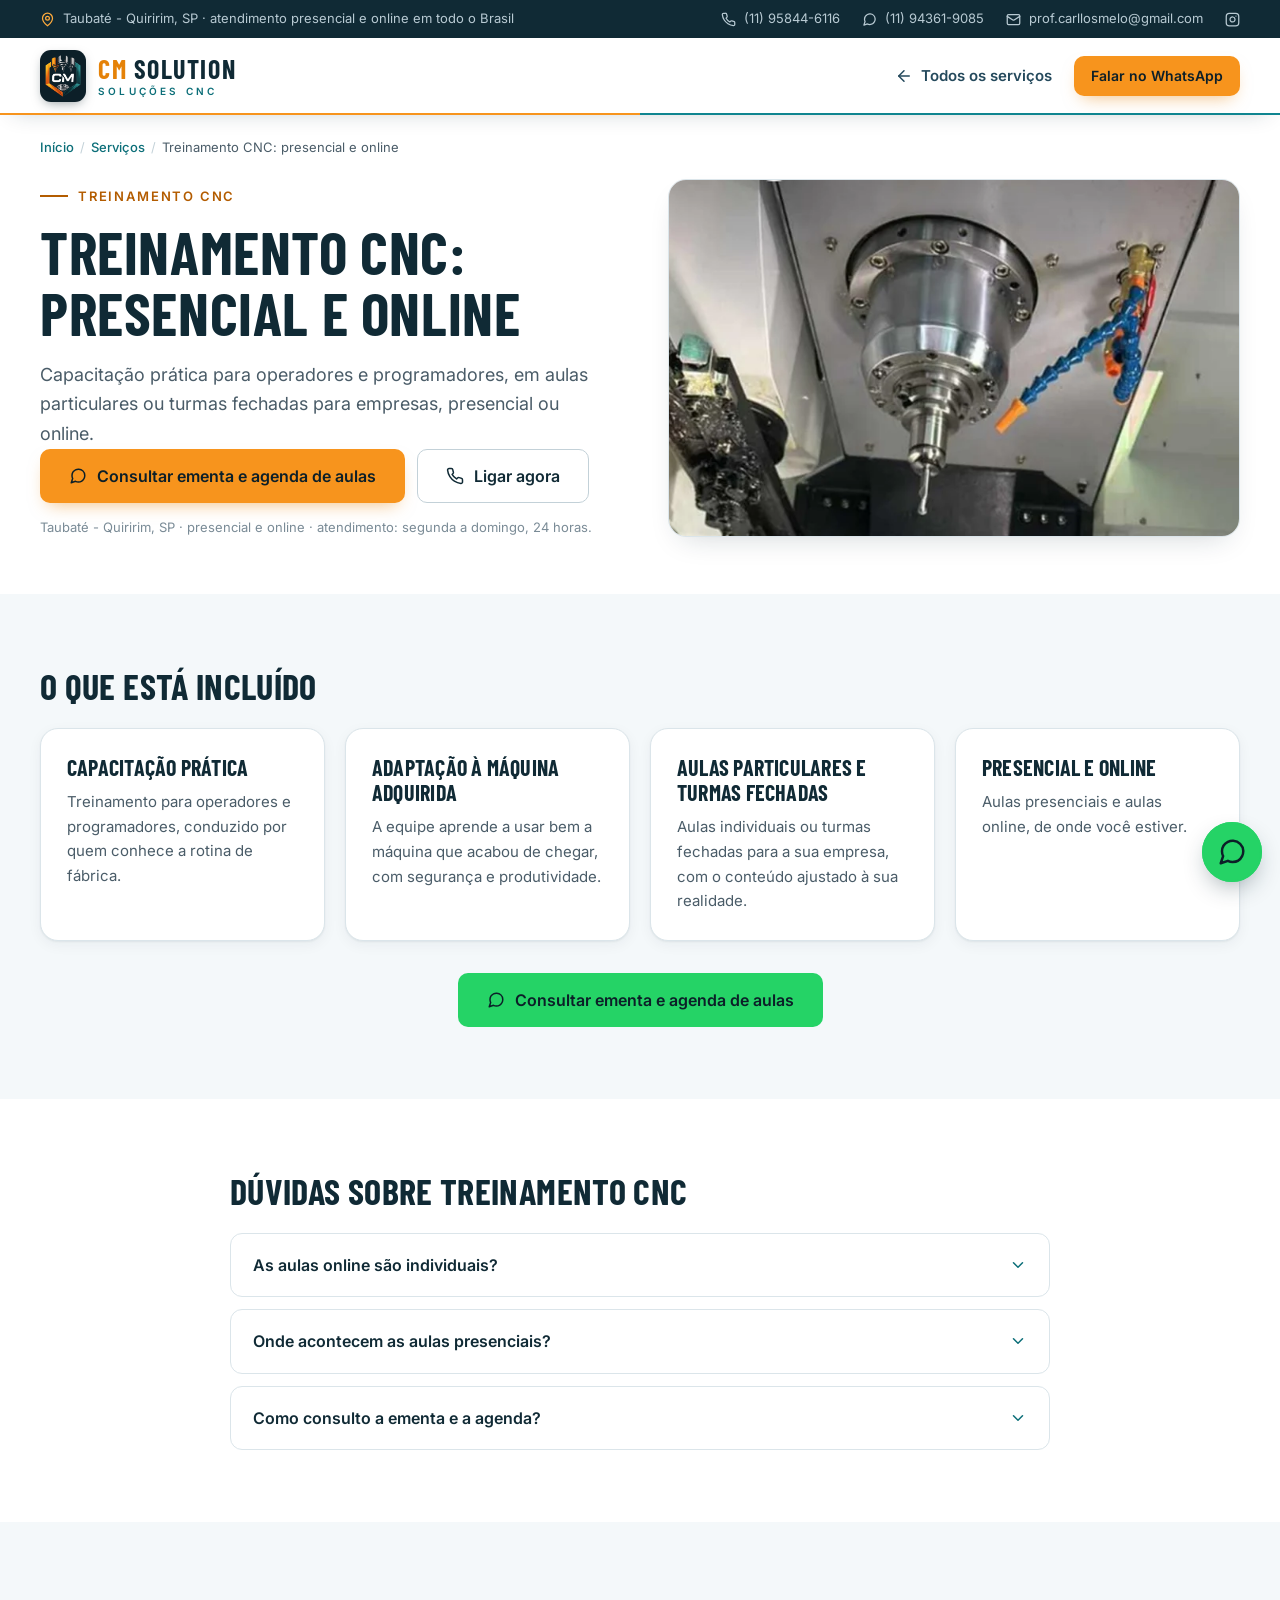
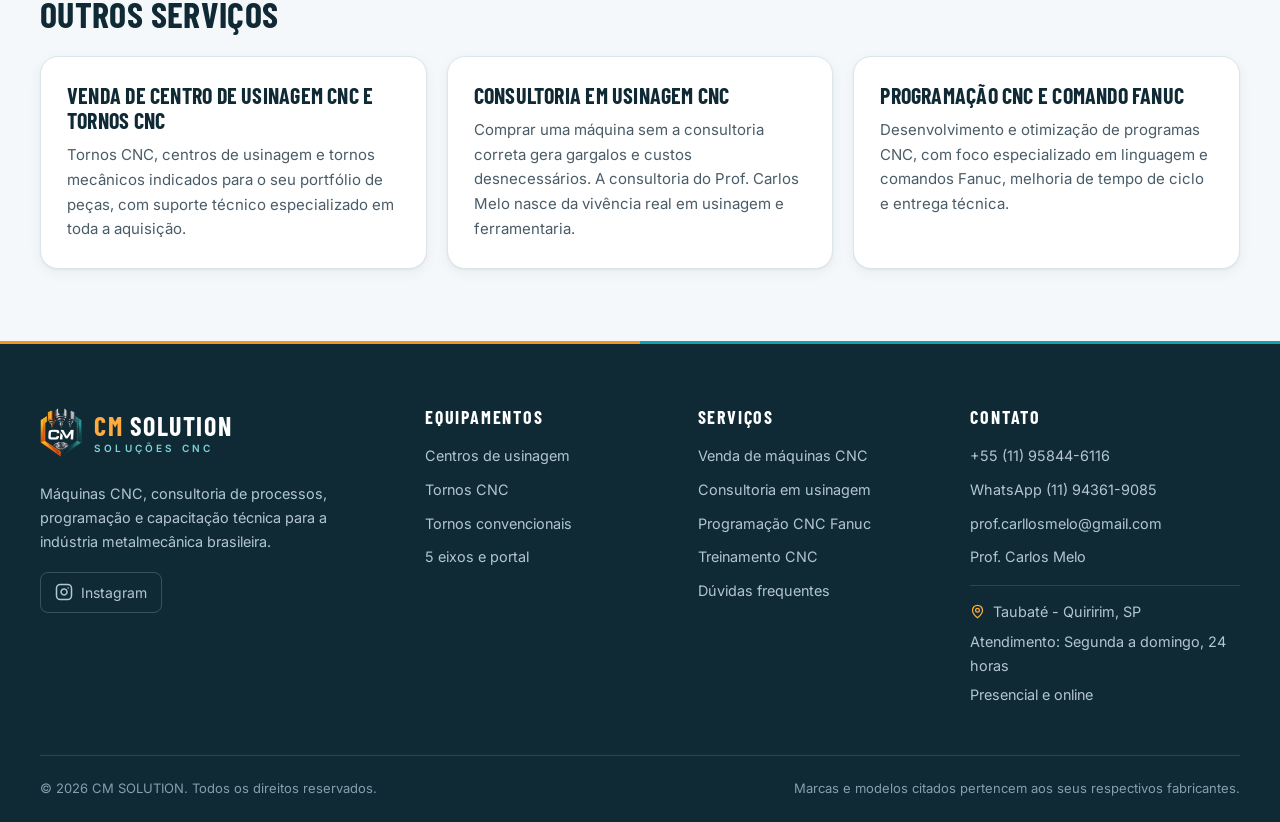
<file: treinamento-cnc.html>
<!DOCTYPE html>
<html lang="pt-BR">
<head>
  <meta charset="utf-8">
  <meta name="viewport" content="width=device-width, initial-scale=1">
  <title>Treinamento de Operadores CNC, presencial e online | CM SOLUTION</title>
  <meta name="description" content="Treinamento CNC presencial e online: capacitação prática para operadores e programadores, aulas particulares e turmas fechadas para empresas. Taubaté (Quiririm), SP.">
  <meta name="robots" content="index, follow, max-image-preview:large">
  <meta name="theme-color" content="#102A35">
  <link rel="canonical" href="https://cam-2-iota.vercel.app/treinamento-cnc">

  <meta property="og:type" content="website">
  <meta property="og:locale" content="pt_BR">
  <meta property="og:site_name" content="CM SOLUTION">
  <meta property="og:url" content="https://cam-2-iota.vercel.app/treinamento-cnc">
  <meta property="og:title" content="Treinamento de Operadores CNC, presencial e online | CM SOLUTION">
  <meta property="og:description" content="Treinamento CNC presencial e online: capacitação prática para operadores e programadores, aulas particulares e turmas fechadas para empresas. Taubaté (Quiririm), SP.">
  <meta property="og:image" content="https://cam-2-iota.vercel.app/assets/img/brand/og-image.jpg">
  <meta property="og:image:width" content="1200">
  <meta property="og:image:height" content="630">
  <meta property="og:image:alt" content="Treinamento CNC: presencial e online — CM SOLUTION">
  <meta name="twitter:card" content="summary_large_image">

  <link rel="icon" type="image/png" sizes="64x64" href="/assets/img/brand/favicon-64.png">
  <link rel="apple-touch-icon" href="/assets/img/brand/favicon.png">

  <link rel="preconnect" href="https://fonts.googleapis.com">
  <link rel="preconnect" href="https://fonts.gstatic.com" crossorigin>
  <link href="https://fonts.googleapis.com/css2?family=Barlow+Condensed:wght@600;700&family=Inter:wght@400;500;600;700&display=swap" rel="stylesheet">
  <link rel="stylesheet" href="/assets/css/style.css">
  <link rel="stylesheet" href="/assets/css/machine.css">

  <script type="application/ld+json">
{
  "@context": "https://schema.org",
  "@graph": [
    {
      "@type": "Service",
      "@id": "https://cam-2-iota.vercel.app/treinamento-cnc#servico",
      "url": "https://cam-2-iota.vercel.app/treinamento-cnc",
      "name": "Treinamento CNC: presencial e online",
      "description": "Treinamento CNC presencial e online: capacitação prática para operadores e programadores, aulas particulares e turmas fechadas para empresas. Taubaté (Quiririm), SP.",
      "serviceType": "Treinamento CNC: presencial e online",
      "provider": {
        "@id": "https://cam-2-iota.vercel.app/#empresa"
      },
      "areaServed": [
        {
          "@type": "City",
          "name": "Taubaté"
        },
        {
          "@type": "Country",
          "name": "Brasil"
        }
      ],
      "inLanguage": "pt-BR"
    },
    {
      "@type": "BreadcrumbList",
      "@id": "https://cam-2-iota.vercel.app/treinamento-cnc#migalhas",
      "itemListElement": [
        {
          "@type": "ListItem",
          "position": 1,
          "name": "Início",
          "item": "https://cam-2-iota.vercel.app/"
        },
        {
          "@type": "ListItem",
          "position": 2,
          "name": "Serviços",
          "item": "https://cam-2-iota.vercel.app/#servicos"
        },
        {
          "@type": "ListItem",
          "position": 3,
          "name": "Treinamento CNC: presencial e online",
          "item": "https://cam-2-iota.vercel.app/treinamento-cnc"
        }
      ]
    }
  ]
}
  </script>
</head>
<body>

  <svg width="0" height="0" style="position:absolute" aria-hidden="true" focusable="false">
    <defs>
      <symbol id="i-phone" viewBox="0 0 24 24"><path d="M22 16.92v3a2 2 0 0 1-2.18 2 19.79 19.79 0 0 1-8.63-3.07 19.5 19.5 0 0 1-6-6 19.79 19.79 0 0 1-3.07-8.67A2 2 0 0 1 4.11 2h3a2 2 0 0 1 2 1.72 12.84 12.84 0 0 0 .7 2.81 2 2 0 0 1-.45 2.11L8.09 9.91a16 16 0 0 0 6 6l1.27-1.27a2 2 0 0 1 2.11-.45 12.84 12.84 0 0 0 2.81.7A2 2 0 0 1 22 16.92z"/></symbol>
      <symbol id="i-mail" viewBox="0 0 24 24"><rect x="2" y="4" width="20" height="16" rx="2"/><path d="m22 7-8.97 5.7a1.94 1.94 0 0 1-2.06 0L2 7"/></symbol>
      <symbol id="i-chat" viewBox="0 0 24 24"><path d="M21 11.5a8.38 8.38 0 0 1-.9 3.8 8.5 8.5 0 0 1-7.6 4.7 8.38 8.38 0 0 1-3.8-.9L3 21l1.9-5.7a8.38 8.38 0 0 1-.9-3.8 8.5 8.5 0 0 1 4.7-7.6 8.38 8.38 0 0 1 3.8-.9h.5a8.48 8.48 0 0 1 8 8v.5z"/></symbol>
      <symbol id="i-arrow-right" viewBox="0 0 24 24"><line x1="5" y1="12" x2="19" y2="12"/><polyline points="12 5 19 12 12 19"/></symbol>
      <symbol id="i-arrow-left" viewBox="0 0 24 24"><line x1="19" y1="12" x2="5" y2="12"/><polyline points="12 19 5 12 12 5"/></symbol>
      <symbol id="i-arrow-up-right" viewBox="0 0 24 24"><line x1="7" y1="17" x2="17" y2="7"/><polyline points="7 7 17 7 17 17"/></symbol>
      <symbol id="i-check" viewBox="0 0 24 24"><polyline points="20 6 9 17 4 12"/></symbol>
      <symbol id="i-pin" viewBox="0 0 24 24"><path d="M20 10c0 6-8 12-8 12s-8-6-8-12a8 8 0 0 1 16 0Z"/><circle cx="12" cy="10" r="3"/></symbol>
      <symbol id="i-chevron-down" viewBox="0 0 24 24"><polyline points="6 9 12 15 18 9"/></symbol>
    </defs>
  </svg>

  <a class="skip-link" href="#conteudo">Ir para o conteúdo</a>

  <div class="topbar">
    <div class="container topbar__inner">
      <p class="topbar__tag"><svg class="icon"><use href="#i-pin"/></svg> Taubaté - Quiririm, SP · atendimento presencial e online em todo o Brasil</p>
      <div class="topbar__links">
        <a href="tel:+5511958446116"><svg class="icon"><use href="#i-phone"/></svg> (11) 95844-6116</a>
        <a href="https://wa.me/5511943619085" target="_blank" rel="noopener"><svg class="icon"><use href="#i-chat"/></svg> (11) 94361-9085</a>
        <a href="mailto:prof.carllosmelo@gmail.com" class="topbar__mail"><svg class="icon"><use href="#i-mail"/></svg> prof.carllosmelo@gmail.com</a>
        <a href="https://www.instagram.com/melo3dcriandosolucoes/" target="_blank" rel="noopener me" aria-label="Instagram @melo3dcriandosolucoes"><svg class="icon" viewBox="0 0 24 24" aria-hidden="true"><rect x="2" y="2" width="20" height="20" rx="5" ry="5"/><path d="M16 11.37A4 4 0 1 1 12.63 8 4 4 0 0 1 16 11.37z"/><line x1="17.5" y1="6.5" x2="17.51" y2="6.5"/></svg></a>
      </div>
    </div>
  </div>

  <header class="header is-scrolled">
    <div class="container header__inner">
      <a href="/" class="brand" aria-label="CM SOLUTION — página inicial">
          <img src="/assets/img/brand/logo-cm.png" alt="" class="brand__mark" width="42" height="49">
          <span class="brand__text">
            <span class="brand__name"><b>CM</b> SOLUTION</span>
            <span class="brand__sub">Soluções CNC</span>
          </span>
        </a>
      <div class="mp-header__actions">
        <a href="/#servicos" class="mp-header__back"><svg class="icon"><use href="#i-arrow-left"/></svg> Todos os serviços</a>
        <a href="https://wa.me/5511943619085?text=Ol%C3%A1%2C%20Carlos!%20Gostaria%20de%20consultar%20a%20ementa%20e%20a%20agenda%20de%20aulas%20de%20treinamento%20CNC." target="_blank" rel="noopener" class="btn btn--primary btn--sm">Falar no WhatsApp</a>
      </div>
    </div>
  </header>

  <main id="conteudo">

    <section class="mp-hero">
      <div class="container">
        <nav class="crumbs" aria-label="Você está em">
          <ol>
            <li><a href="/">Início</a></li>
            <li><a href="/#servicos">Serviços</a></li>
            <li aria-current="page">Treinamento CNC: presencial e online</li>
          </ol>
        </nav>

        <div class="mp-hero__grid">
          <div class="mp-hero__info">
            <p class="eyebrow">Treinamento CNC</p>
            <h1 class="mp-title">Treinamento CNC: presencial e online</h1>
            <p class="mp-lead">Capacitação prática para operadores e programadores, em aulas particulares ou turmas fechadas para empresas, presencial ou online.</p>
            <div class="mp-actions">
              <a href="https://wa.me/5511943619085?text=Ol%C3%A1%2C%20Carlos!%20Gostaria%20de%20consultar%20a%20ementa%20e%20a%20agenda%20de%20aulas%20de%20treinamento%20CNC." target="_blank" rel="noopener" class="btn btn--primary btn--lg"><svg class="icon"><use href="#i-chat"/></svg> Consultar ementa e agenda de aulas</a>
              <a href="tel:+5511958446116" class="btn btn--ghost btn--lg"><svg class="icon"><use href="#i-phone"/></svg> Ligar agora</a>
            </div>
            <p class="mp-note">Taubaté - Quiririm, SP · presencial e online · atendimento: segunda a domingo, 24 horas.</p>
          </div>
          <div class="mp-hero__media mp-hero__media--photo">
            <img src="/assets/img/services/centros-usinagem.webp" alt="Spindle de um centro de usinagem usinando uma peça" width="1200" height="750" fetchpriority="high">
          </div>
        </div>
      </div>
    </section>

    <section class="section section--light mp-section">
      <div class="container">
        <h2 class="mp-h2">O que está incluído</h2>
        <div class="mp-items">
          <article class="mp-item"><h3>Capacitação prática</h3><p>Treinamento para operadores e programadores, conduzido por quem conhece a rotina de fábrica.</p></article>
          <article class="mp-item"><h3>Adaptação à máquina adquirida</h3><p>A equipe aprende a usar bem a máquina que acabou de chegar, com segurança e produtividade.</p></article>
          <article class="mp-item"><h3>Aulas particulares e turmas fechadas</h3><p>Aulas individuais ou turmas fechadas para a sua empresa, com o conteúdo ajustado à sua realidade.</p></article>
          <article class="mp-item"><h3>Presencial e online</h3><p>Aulas presenciais e aulas online, de onde você estiver.</p></article>
        </div>
        <p class="mp-all"><a href="https://wa.me/5511943619085?text=Ol%C3%A1%2C%20Carlos!%20Gostaria%20de%20consultar%20a%20ementa%20e%20a%20agenda%20de%20aulas%20de%20treinamento%20CNC." target="_blank" rel="noopener" class="btn btn--whatsapp btn--lg"><svg class="icon"><use href="#i-chat"/></svg> Consultar ementa e agenda de aulas</a></p>
      </div>
    </section>

    <section class="section section--white mp-section">
      <div class="container container--narrow">
        <h2 class="mp-h2">Dúvidas sobre treinamento cnc</h2>
        <div class="mp-faq">
          <details>
            <summary><span>As aulas online são individuais?</span><svg class="icon"><use href="#i-chevron-down"/></svg></summary>
            <p>Há aulas particulares e também turmas fechadas para empresas. Conte o que precisa e indicamos o formato mais adequado.</p>
          </details>
          <details>
            <summary><span>Onde acontecem as aulas presenciais?</span><svg class="icon"><use href="#i-chevron-down"/></svg></summary>
            <p>A base é em Taubaté (Quiririm), SP. Para empresas de outras cidades, consulte a possibilidade de treinamento in-company.</p>
          </details>
          <details>
            <summary><span>Como consulto a ementa e a agenda?</span><svg class="icon"><use href="#i-chevron-down"/></svg></summary>
            <p>Pelo WhatsApp (11) 94361-9085. Enviamos a ementa e as datas disponíveis.</p>
          </details>
        </div>
      </div>
    </section>

    <section class="section section--light mp-section">
      <div class="container">
        <h2 class="mp-h2">Outros serviços</h2>
        <div class="mp-items">
          <article class="mp-item"><h3><a href="/venda-de-centro-de-usinagem-cnc">Venda de Centro de Usinagem CNC e Tornos CNC</a></h3><p>Tornos CNC, centros de usinagem e tornos mecânicos indicados para o seu portfólio de peças, com suporte técnico especializado em toda a aquisição.</p></article>
          <article class="mp-item"><h3><a href="/consultoria-em-usinagem-cnc">Consultoria em Usinagem CNC</a></h3><p>Comprar uma máquina sem a consultoria correta gera gargalos e custos desnecessários. A consultoria do Prof. Carlos Melo nasce da vivência real em usinagem e ferramentaria.</p></article>
          <article class="mp-item"><h3><a href="/programacao-cnc-fanuc">Programação CNC e Comando Fanuc</a></h3><p>Desenvolvimento e otimização de programas CNC, com foco especializado em linguagem e comandos Fanuc, melhoria de tempo de ciclo e entrega técnica.</p></article>
        </div>
      </div>
    </section>
  </main>

  <footer class="footer">
    <div class="container footer__grid">
      <div class="footer__brand">
        <a href="/" class="brand" aria-label="CM SOLUTION — página inicial">
          <img src="/assets/img/brand/logo-cm.png" alt="" class="brand__mark" width="42" height="49">
          <span class="brand__text">
            <span class="brand__name"><b>CM</b> SOLUTION</span>
            <span class="brand__sub">Soluções CNC</span>
          </span>
        </a>
        <p>Máquinas CNC, consultoria de processos, programação e capacitação técnica para a indústria metalmecânica brasileira.</p>
        <div class="footer__social">
          <a href="https://www.instagram.com/melo3dcriandosolucoes/" target="_blank" rel="noopener me" aria-label="Instagram @melo3dcriandosolucoes"><svg class="icon" viewBox="0 0 24 24" aria-hidden="true"><rect x="2" y="2" width="20" height="20" rx="5" ry="5"/><path d="M16 11.37A4 4 0 1 1 12.63 8 4 4 0 0 1 16 11.37z"/><line x1="17.5" y1="6.5" x2="17.51" y2="6.5"/></svg> Instagram</a>
        </div>
      </div>

      <nav class="footer__col" aria-label="Equipamentos">
        <h4>Equipamentos</h4>
        <a href="/#maquinas" data-line="centros">Centros de usinagem</a>
        <a href="/#maquinas" data-line="tornos-cnc">Tornos CNC</a>
        <a href="/#maquinas" data-line="tornos-conv">Tornos convencionais</a>
        <a href="/#maquinas" data-line="5eixos-portal">5 eixos e portal</a>
      </nav>

      <nav class="footer__col" aria-label="Serviços">
        <h4>Serviços</h4>
        <a href="/venda-de-centro-de-usinagem-cnc">Venda de máquinas CNC</a>
        <a href="/consultoria-em-usinagem-cnc">Consultoria em usinagem</a>
        <a href="/programacao-cnc-fanuc">Programação CNC Fanuc</a>
        <a href="/treinamento-cnc">Treinamento CNC</a>
        <a href="/#faq">Dúvidas frequentes</a>
      </nav>

      <div class="footer__col">
        <h4>Contato</h4>
        <a href="tel:+5511958446116">+55 (11) 95844-6116</a>
        <a href="https://wa.me/5511943619085" target="_blank" rel="noopener">WhatsApp (11) 94361-9085</a>
        <a href="mailto:prof.carllosmelo@gmail.com">prof.carllosmelo@gmail.com</a>
        <span>Prof. Carlos Melo</span>
        <address class="footer__addr">
          <span><svg class="icon"><use href="#i-pin"/></svg> Taubaté - Quiririm, SP</span>
          <span>Atendimento: Segunda a domingo, 24 horas</span>
          <span>Presencial e online</span>
        </address>
      </div>
    </div>

    <div class="container footer__bottom">
      <p>© <span id="year">2026</span> CM SOLUTION. Todos os direitos reservados.</p>
      <p>Marcas e modelos citados pertencem aos seus respectivos fabricantes.</p>
    </div>
  </footer>

  <a href="https://wa.me/5511943619085?text=Ol%C3%A1%2C%20Carlos!%20Gostaria%20de%20consultar%20a%20ementa%20e%20a%20agenda%20de%20aulas%20de%20treinamento%20CNC." target="_blank" rel="noopener" class="fab fab--wa" aria-label="Falar no WhatsApp sobre Treinamento CNC: presencial e online">
    <svg class="icon icon--xl"><use href="#i-chat"/></svg>
  </a>
</body>
</html>
</file>
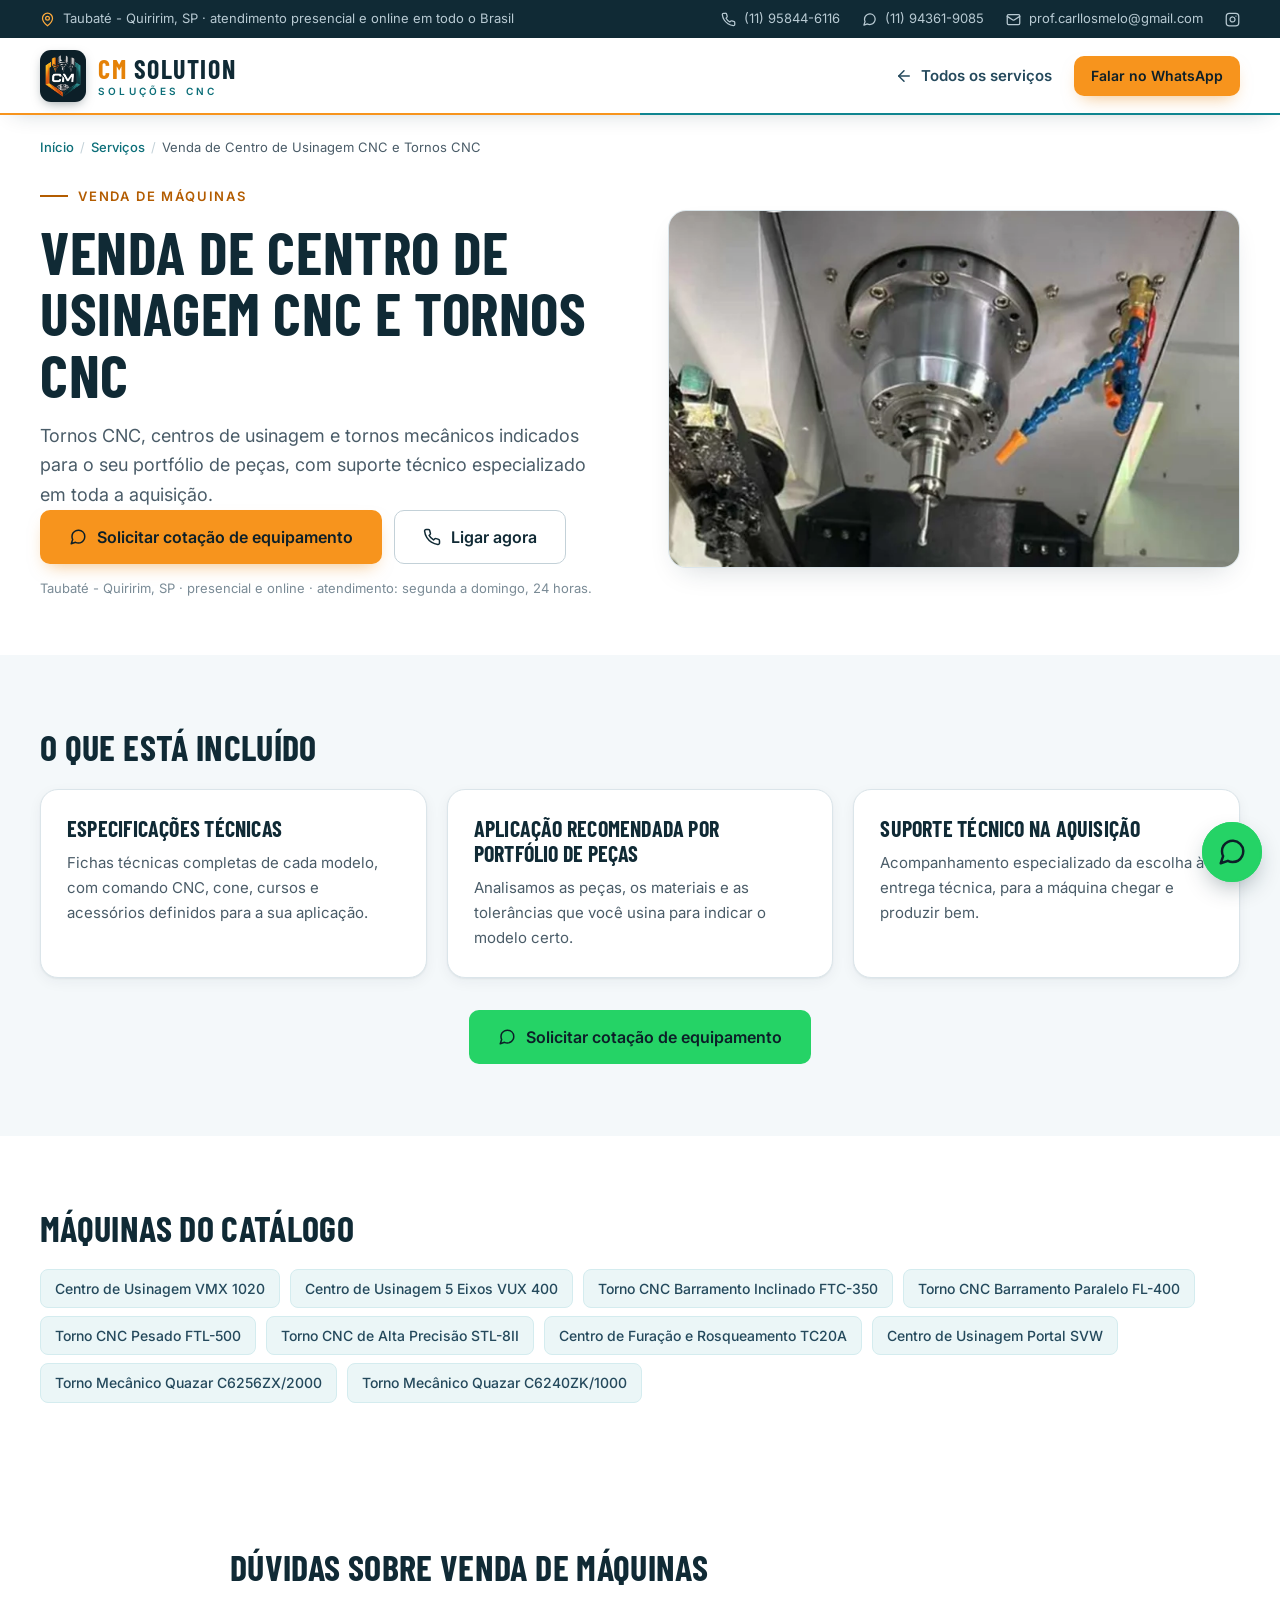
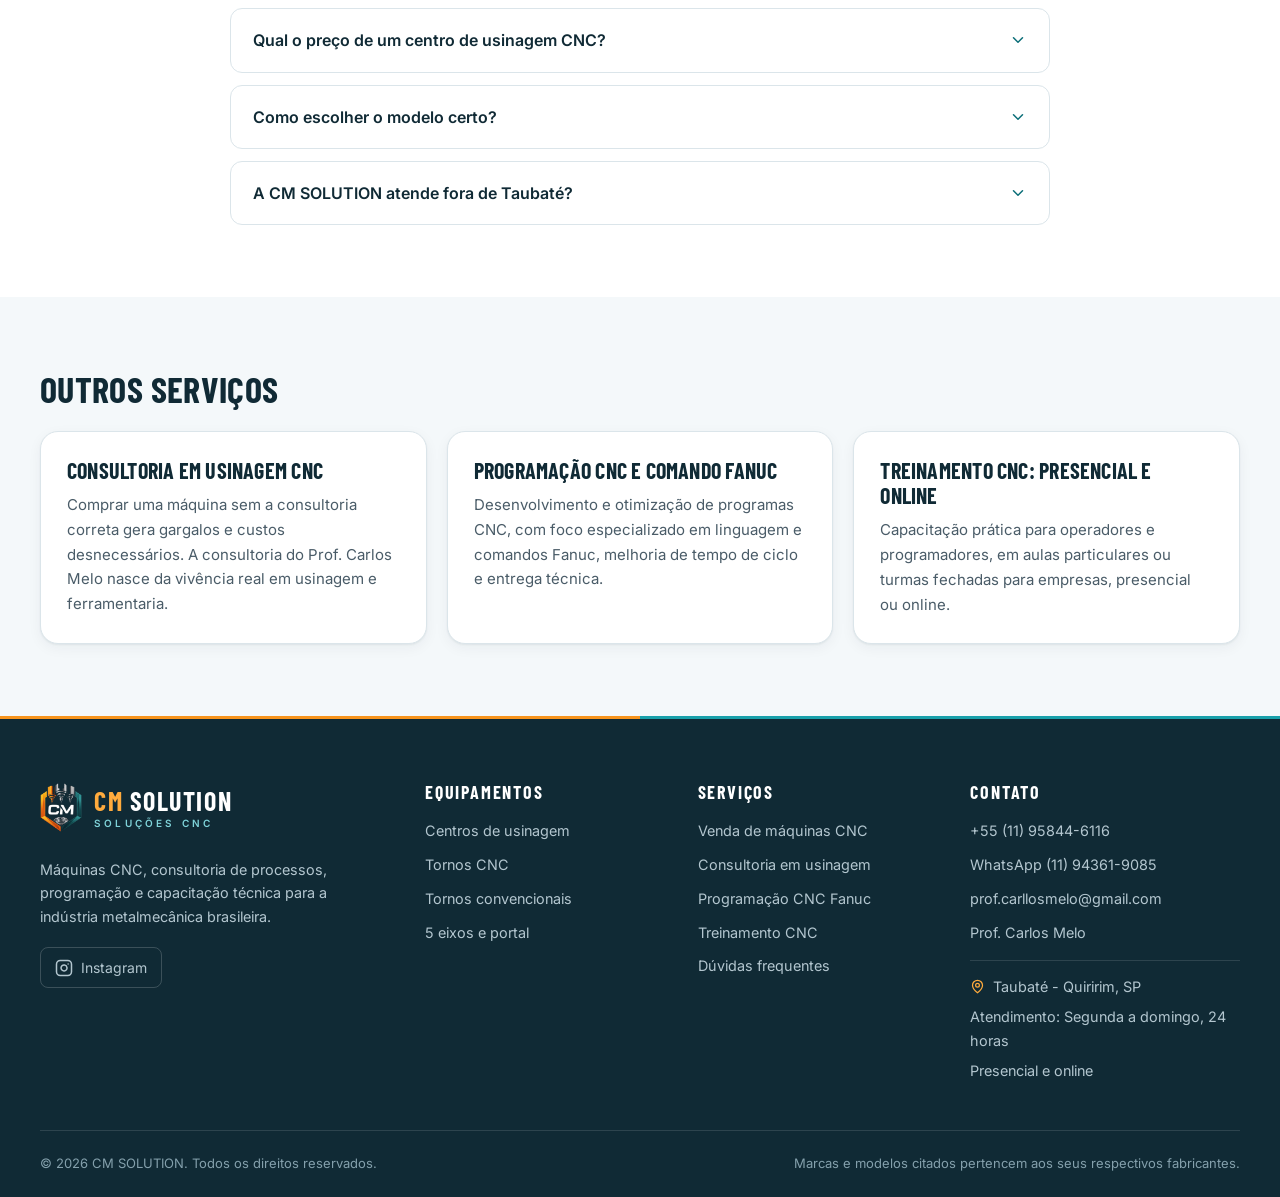
<file: venda-de-centro-de-usinagem-cnc.html>
<!DOCTYPE html>
<html lang="pt-BR">
<head>
  <meta charset="utf-8">
  <meta name="viewport" content="width=device-width, initial-scale=1">
  <title>Venda de Centro de Usinagem CNC e Tornos CNC | CM SOLUTION</title>
  <meta name="description" content="Venda de centro de usinagem CNC, tornos CNC e tornos mecânicos, com especificação por portfólio de peças e suporte técnico na compra. Base em Taubaté, SP, atendimento em todo o Brasil.">
  <meta name="robots" content="index, follow, max-image-preview:large">
  <meta name="theme-color" content="#102A35">
  <link rel="canonical" href="https://cam-2-iota.vercel.app/venda-de-centro-de-usinagem-cnc">

  <meta property="og:type" content="website">
  <meta property="og:locale" content="pt_BR">
  <meta property="og:site_name" content="CM SOLUTION">
  <meta property="og:url" content="https://cam-2-iota.vercel.app/venda-de-centro-de-usinagem-cnc">
  <meta property="og:title" content="Venda de Centro de Usinagem CNC e Tornos CNC | CM SOLUTION">
  <meta property="og:description" content="Venda de centro de usinagem CNC, tornos CNC e tornos mecânicos, com especificação por portfólio de peças e suporte técnico na compra. Base em Taubaté, SP, atendimento em todo o Brasil.">
  <meta property="og:image" content="https://cam-2-iota.vercel.app/assets/img/brand/og-image.jpg">
  <meta property="og:image:width" content="1200">
  <meta property="og:image:height" content="630">
  <meta property="og:image:alt" content="Venda de Centro de Usinagem CNC e Tornos CNC — CM SOLUTION">
  <meta name="twitter:card" content="summary_large_image">

  <link rel="icon" type="image/png" sizes="64x64" href="/assets/img/brand/favicon-64.png">
  <link rel="apple-touch-icon" href="/assets/img/brand/favicon.png">

  <link rel="preconnect" href="https://fonts.googleapis.com">
  <link rel="preconnect" href="https://fonts.gstatic.com" crossorigin>
  <link href="https://fonts.googleapis.com/css2?family=Barlow+Condensed:wght@600;700&family=Inter:wght@400;500;600;700&display=swap" rel="stylesheet">
  <link rel="stylesheet" href="/assets/css/style.css">
  <link rel="stylesheet" href="/assets/css/machine.css">

  <script type="application/ld+json">
{
  "@context": "https://schema.org",
  "@graph": [
    {
      "@type": "Service",
      "@id": "https://cam-2-iota.vercel.app/venda-de-centro-de-usinagem-cnc#servico",
      "url": "https://cam-2-iota.vercel.app/venda-de-centro-de-usinagem-cnc",
      "name": "Venda de Centro de Usinagem CNC e Tornos CNC",
      "description": "Venda de centro de usinagem CNC, tornos CNC e tornos mecânicos, com especificação por portfólio de peças e suporte técnico na compra. Base em Taubaté, SP, atendimento em todo o Brasil.",
      "serviceType": "Venda de Centro de Usinagem CNC e Tornos CNC",
      "provider": {
        "@id": "https://cam-2-iota.vercel.app/#empresa"
      },
      "areaServed": [
        {
          "@type": "City",
          "name": "Taubaté"
        },
        {
          "@type": "Country",
          "name": "Brasil"
        }
      ],
      "inLanguage": "pt-BR"
    },
    {
      "@type": "BreadcrumbList",
      "@id": "https://cam-2-iota.vercel.app/venda-de-centro-de-usinagem-cnc#migalhas",
      "itemListElement": [
        {
          "@type": "ListItem",
          "position": 1,
          "name": "Início",
          "item": "https://cam-2-iota.vercel.app/"
        },
        {
          "@type": "ListItem",
          "position": 2,
          "name": "Serviços",
          "item": "https://cam-2-iota.vercel.app/#servicos"
        },
        {
          "@type": "ListItem",
          "position": 3,
          "name": "Venda de Centro de Usinagem CNC e Tornos CNC",
          "item": "https://cam-2-iota.vercel.app/venda-de-centro-de-usinagem-cnc"
        }
      ]
    }
  ]
}
  </script>
</head>
<body>

  <svg width="0" height="0" style="position:absolute" aria-hidden="true" focusable="false">
    <defs>
      <symbol id="i-phone" viewBox="0 0 24 24"><path d="M22 16.92v3a2 2 0 0 1-2.18 2 19.79 19.79 0 0 1-8.63-3.07 19.5 19.5 0 0 1-6-6 19.79 19.79 0 0 1-3.07-8.67A2 2 0 0 1 4.11 2h3a2 2 0 0 1 2 1.72 12.84 12.84 0 0 0 .7 2.81 2 2 0 0 1-.45 2.11L8.09 9.91a16 16 0 0 0 6 6l1.27-1.27a2 2 0 0 1 2.11-.45 12.84 12.84 0 0 0 2.81.7A2 2 0 0 1 22 16.92z"/></symbol>
      <symbol id="i-mail" viewBox="0 0 24 24"><rect x="2" y="4" width="20" height="16" rx="2"/><path d="m22 7-8.97 5.7a1.94 1.94 0 0 1-2.06 0L2 7"/></symbol>
      <symbol id="i-chat" viewBox="0 0 24 24"><path d="M21 11.5a8.38 8.38 0 0 1-.9 3.8 8.5 8.5 0 0 1-7.6 4.7 8.38 8.38 0 0 1-3.8-.9L3 21l1.9-5.7a8.38 8.38 0 0 1-.9-3.8 8.5 8.5 0 0 1 4.7-7.6 8.38 8.38 0 0 1 3.8-.9h.5a8.48 8.48 0 0 1 8 8v.5z"/></symbol>
      <symbol id="i-arrow-right" viewBox="0 0 24 24"><line x1="5" y1="12" x2="19" y2="12"/><polyline points="12 5 19 12 12 19"/></symbol>
      <symbol id="i-arrow-left" viewBox="0 0 24 24"><line x1="19" y1="12" x2="5" y2="12"/><polyline points="12 19 5 12 12 5"/></symbol>
      <symbol id="i-arrow-up-right" viewBox="0 0 24 24"><line x1="7" y1="17" x2="17" y2="7"/><polyline points="7 7 17 7 17 17"/></symbol>
      <symbol id="i-check" viewBox="0 0 24 24"><polyline points="20 6 9 17 4 12"/></symbol>
      <symbol id="i-pin" viewBox="0 0 24 24"><path d="M20 10c0 6-8 12-8 12s-8-6-8-12a8 8 0 0 1 16 0Z"/><circle cx="12" cy="10" r="3"/></symbol>
      <symbol id="i-chevron-down" viewBox="0 0 24 24"><polyline points="6 9 12 15 18 9"/></symbol>
    </defs>
  </svg>

  <a class="skip-link" href="#conteudo">Ir para o conteúdo</a>

  <div class="topbar">
    <div class="container topbar__inner">
      <p class="topbar__tag"><svg class="icon"><use href="#i-pin"/></svg> Taubaté - Quiririm, SP · atendimento presencial e online em todo o Brasil</p>
      <div class="topbar__links">
        <a href="tel:+5511958446116"><svg class="icon"><use href="#i-phone"/></svg> (11) 95844-6116</a>
        <a href="https://wa.me/5511943619085" target="_blank" rel="noopener"><svg class="icon"><use href="#i-chat"/></svg> (11) 94361-9085</a>
        <a href="mailto:prof.carllosmelo@gmail.com" class="topbar__mail"><svg class="icon"><use href="#i-mail"/></svg> prof.carllosmelo@gmail.com</a>
        <a href="https://www.instagram.com/melo3dcriandosolucoes/" target="_blank" rel="noopener me" aria-label="Instagram @melo3dcriandosolucoes"><svg class="icon" viewBox="0 0 24 24" aria-hidden="true"><rect x="2" y="2" width="20" height="20" rx="5" ry="5"/><path d="M16 11.37A4 4 0 1 1 12.63 8 4 4 0 0 1 16 11.37z"/><line x1="17.5" y1="6.5" x2="17.51" y2="6.5"/></svg></a>
      </div>
    </div>
  </div>

  <header class="header is-scrolled">
    <div class="container header__inner">
      <a href="/" class="brand" aria-label="CM SOLUTION — página inicial">
          <img src="/assets/img/brand/logo-cm.png" alt="" class="brand__mark" width="42" height="49">
          <span class="brand__text">
            <span class="brand__name"><b>CM</b> SOLUTION</span>
            <span class="brand__sub">Soluções CNC</span>
          </span>
        </a>
      <div class="mp-header__actions">
        <a href="/#servicos" class="mp-header__back"><svg class="icon"><use href="#i-arrow-left"/></svg> Todos os serviços</a>
        <a href="https://wa.me/5511943619085?text=Ol%C3%A1%2C%20Carlos!%20Gostaria%20de%20solicitar%20uma%20cota%C3%A7%C3%A3o%20de%20equipamento%20(m%C3%A1quina%20CNC%20%2F%20centro%20de%20usinagem)." target="_blank" rel="noopener" class="btn btn--primary btn--sm">Falar no WhatsApp</a>
      </div>
    </div>
  </header>

  <main id="conteudo">

    <section class="mp-hero">
      <div class="container">
        <nav class="crumbs" aria-label="Você está em">
          <ol>
            <li><a href="/">Início</a></li>
            <li><a href="/#servicos">Serviços</a></li>
            <li aria-current="page">Venda de Centro de Usinagem CNC e Tornos CNC</li>
          </ol>
        </nav>

        <div class="mp-hero__grid">
          <div class="mp-hero__info">
            <p class="eyebrow">Venda de máquinas</p>
            <h1 class="mp-title">Venda de Centro de Usinagem CNC e Tornos CNC</h1>
            <p class="mp-lead">Tornos CNC, centros de usinagem e tornos mecânicos indicados para o seu portfólio de peças, com suporte técnico especializado em toda a aquisição.</p>
            <div class="mp-actions">
              <a href="https://wa.me/5511943619085?text=Ol%C3%A1%2C%20Carlos!%20Gostaria%20de%20solicitar%20uma%20cota%C3%A7%C3%A3o%20de%20equipamento%20(m%C3%A1quina%20CNC%20%2F%20centro%20de%20usinagem)." target="_blank" rel="noopener" class="btn btn--primary btn--lg"><svg class="icon"><use href="#i-chat"/></svg> Solicitar cotação de equipamento</a>
              <a href="tel:+5511958446116" class="btn btn--ghost btn--lg"><svg class="icon"><use href="#i-phone"/></svg> Ligar agora</a>
            </div>
            <p class="mp-note">Taubaté - Quiririm, SP · presencial e online · atendimento: segunda a domingo, 24 horas.</p>
          </div>
          <div class="mp-hero__media mp-hero__media--photo">
            <img src="/assets/img/services/centros-usinagem.webp" alt="Centro de usinagem CNC usinando uma peça" width="1200" height="750" fetchpriority="high">
          </div>
        </div>
      </div>
    </section>

    <section class="section section--light mp-section">
      <div class="container">
        <h2 class="mp-h2">O que está incluído</h2>
        <div class="mp-items">
          <article class="mp-item"><h3>Especificações técnicas</h3><p>Fichas técnicas completas de cada modelo, com comando CNC, cone, cursos e acessórios definidos para a sua aplicação.</p></article>
          <article class="mp-item"><h3>Aplicação recomendada por portfólio de peças</h3><p>Analisamos as peças, os materiais e as tolerâncias que você usina para indicar o modelo certo.</p></article>
          <article class="mp-item"><h3>Suporte técnico na aquisição</h3><p>Acompanhamento especializado da escolha à entrega técnica, para a máquina chegar e produzir bem.</p></article>
        </div>
        <p class="mp-all"><a href="https://wa.me/5511943619085?text=Ol%C3%A1%2C%20Carlos!%20Gostaria%20de%20solicitar%20uma%20cota%C3%A7%C3%A3o%20de%20equipamento%20(m%C3%A1quina%20CNC%20%2F%20centro%20de%20usinagem)." target="_blank" rel="noopener" class="btn btn--whatsapp btn--lg"><svg class="icon"><use href="#i-chat"/></svg> Solicitar cotação de equipamento</a></p>
      </div>
    </section>
    <section class="section section--white mp-section">
      <div class="container">
        <h2 class="mp-h2">Máquinas do catálogo</h2>
        <nav class="model-links" aria-label="Página de cada modelo">
          <h3>Página de cada modelo</h3>
          <ul>
            <li><a href="/maquinas/centro-de-usinagem-vmx-1020">Centro de Usinagem VMX 1020</a></li>
            <li><a href="/maquinas/centro-de-usinagem-5-eixos-vux-400">Centro de Usinagem 5 Eixos VUX 400</a></li>
            <li><a href="/maquinas/torno-cnc-barramento-inclinado-ftc-350">Torno CNC Barramento Inclinado FTC-350</a></li>
            <li><a href="/maquinas/torno-cnc-barramento-paralelo-fl-400">Torno CNC Barramento Paralelo FL-400</a></li>
            <li><a href="/maquinas/torno-cnc-pesado-ftl-500">Torno CNC Pesado FTL-500</a></li>
            <li><a href="/maquinas/torno-cnc-alta-precisao-stl-8ii">Torno CNC de Alta Precisão STL-8II</a></li>
            <li><a href="/maquinas/centro-de-furacao-e-rosqueamento-tc20a">Centro de Furação e Rosqueamento TC20A</a></li>
            <li><a href="/maquinas/centro-de-usinagem-portal-svw">Centro de Usinagem Portal SVW</a></li>
            <li><a href="/maquinas/torno-mecanico-quazar-c6256zx-2000">Torno Mecânico Quazar C6256ZX/2000</a></li>
            <li><a href="/maquinas/torno-mecanico-quazar-c6240zk-1000">Torno Mecânico Quazar C6240ZK/1000</a></li>
          </ul>
        </nav>
      </div>
    </section>

    <section class="section section--white mp-section">
      <div class="container container--narrow">
        <h2 class="mp-h2">Dúvidas sobre venda de máquinas</h2>
        <div class="mp-faq">
          <details>
            <summary><span>Qual o preço de um centro de usinagem CNC?</span><svg class="icon"><use href="#i-chevron-down"/></svg></summary>
            <p>O valor depende do modelo, do comando CNC, dos acessórios e das condições comerciais. Peça a cotação pelo WhatsApp e enviamos a proposta para a configuração que você precisa.</p>
          </details>
          <details>
            <summary><span>Como escolher o modelo certo?</span><svg class="icon"><use href="#i-chevron-down"/></svg></summary>
            <p>Envie o tamanho e o peso das peças, o material e as tolerâncias. Analisamos o seu portfólio e indicamos o modelo mais adequado, inclusive de linhas que não estão no catálogo.</p>
          </details>
          <details>
            <summary><span>A CM SOLUTION atende fora de Taubaté?</span><svg class="icon"><use href="#i-chevron-down"/></svg></summary>
            <p>Sim. A base é em Taubaté (Quiririm), SP, mas o atendimento é em todo o Brasil, de forma remota e com visitas técnicas sob agendamento.</p>
          </details>
        </div>
      </div>
    </section>

    <section class="section section--light mp-section">
      <div class="container">
        <h2 class="mp-h2">Outros serviços</h2>
        <div class="mp-items">
          <article class="mp-item"><h3><a href="/consultoria-em-usinagem-cnc">Consultoria em Usinagem CNC</a></h3><p>Comprar uma máquina sem a consultoria correta gera gargalos e custos desnecessários. A consultoria do Prof. Carlos Melo nasce da vivência real em usinagem e ferramentaria.</p></article>
          <article class="mp-item"><h3><a href="/programacao-cnc-fanuc">Programação CNC e Comando Fanuc</a></h3><p>Desenvolvimento e otimização de programas CNC, com foco especializado em linguagem e comandos Fanuc, melhoria de tempo de ciclo e entrega técnica.</p></article>
          <article class="mp-item"><h3><a href="/treinamento-cnc">Treinamento CNC: presencial e online</a></h3><p>Capacitação prática para operadores e programadores, em aulas particulares ou turmas fechadas para empresas, presencial ou online.</p></article>
        </div>
      </div>
    </section>
  </main>

  <footer class="footer">
    <div class="container footer__grid">
      <div class="footer__brand">
        <a href="/" class="brand" aria-label="CM SOLUTION — página inicial">
          <img src="/assets/img/brand/logo-cm.png" alt="" class="brand__mark" width="42" height="49">
          <span class="brand__text">
            <span class="brand__name"><b>CM</b> SOLUTION</span>
            <span class="brand__sub">Soluções CNC</span>
          </span>
        </a>
        <p>Máquinas CNC, consultoria de processos, programação e capacitação técnica para a indústria metalmecânica brasileira.</p>
        <div class="footer__social">
          <a href="https://www.instagram.com/melo3dcriandosolucoes/" target="_blank" rel="noopener me" aria-label="Instagram @melo3dcriandosolucoes"><svg class="icon" viewBox="0 0 24 24" aria-hidden="true"><rect x="2" y="2" width="20" height="20" rx="5" ry="5"/><path d="M16 11.37A4 4 0 1 1 12.63 8 4 4 0 0 1 16 11.37z"/><line x1="17.5" y1="6.5" x2="17.51" y2="6.5"/></svg> Instagram</a>
        </div>
      </div>

      <nav class="footer__col" aria-label="Equipamentos">
        <h4>Equipamentos</h4>
        <a href="/#maquinas" data-line="centros">Centros de usinagem</a>
        <a href="/#maquinas" data-line="tornos-cnc">Tornos CNC</a>
        <a href="/#maquinas" data-line="tornos-conv">Tornos convencionais</a>
        <a href="/#maquinas" data-line="5eixos-portal">5 eixos e portal</a>
      </nav>

      <nav class="footer__col" aria-label="Serviços">
        <h4>Serviços</h4>
        <a href="/venda-de-centro-de-usinagem-cnc">Venda de máquinas CNC</a>
        <a href="/consultoria-em-usinagem-cnc">Consultoria em usinagem</a>
        <a href="/programacao-cnc-fanuc">Programação CNC Fanuc</a>
        <a href="/treinamento-cnc">Treinamento CNC</a>
        <a href="/#faq">Dúvidas frequentes</a>
      </nav>

      <div class="footer__col">
        <h4>Contato</h4>
        <a href="tel:+5511958446116">+55 (11) 95844-6116</a>
        <a href="https://wa.me/5511943619085" target="_blank" rel="noopener">WhatsApp (11) 94361-9085</a>
        <a href="mailto:prof.carllosmelo@gmail.com">prof.carllosmelo@gmail.com</a>
        <span>Prof. Carlos Melo</span>
        <address class="footer__addr">
          <span><svg class="icon"><use href="#i-pin"/></svg> Taubaté - Quiririm, SP</span>
          <span>Atendimento: Segunda a domingo, 24 horas</span>
          <span>Presencial e online</span>
        </address>
      </div>
    </div>

    <div class="container footer__bottom">
      <p>© <span id="year">2026</span> CM SOLUTION. Todos os direitos reservados.</p>
      <p>Marcas e modelos citados pertencem aos seus respectivos fabricantes.</p>
    </div>
  </footer>

  <a href="https://wa.me/5511943619085?text=Ol%C3%A1%2C%20Carlos!%20Gostaria%20de%20solicitar%20uma%20cota%C3%A7%C3%A3o%20de%20equipamento%20(m%C3%A1quina%20CNC%20%2F%20centro%20de%20usinagem)." target="_blank" rel="noopener" class="fab fab--wa" aria-label="Falar no WhatsApp sobre Venda de Centro de Usinagem CNC e Tornos CNC">
    <svg class="icon icon--xl"><use href="#i-chat"/></svg>
  </a>
</body>
</html>
</file>
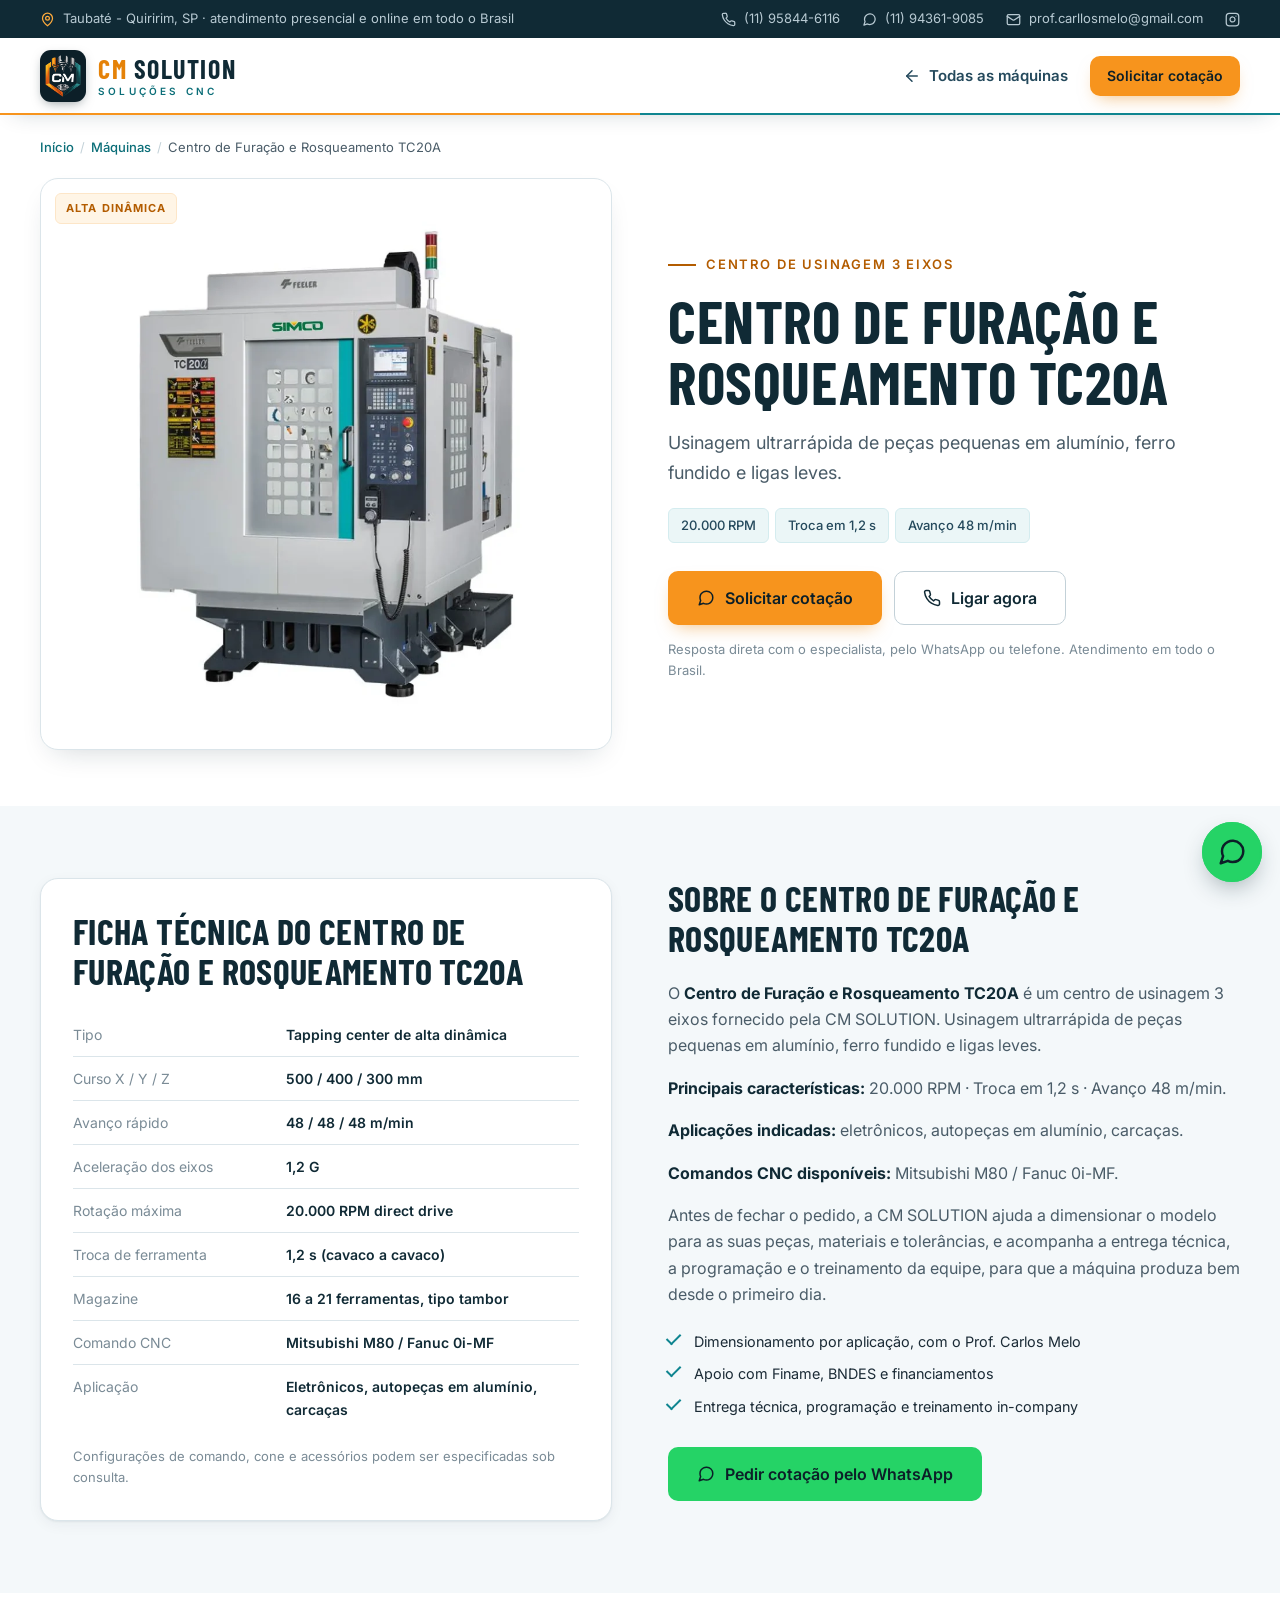
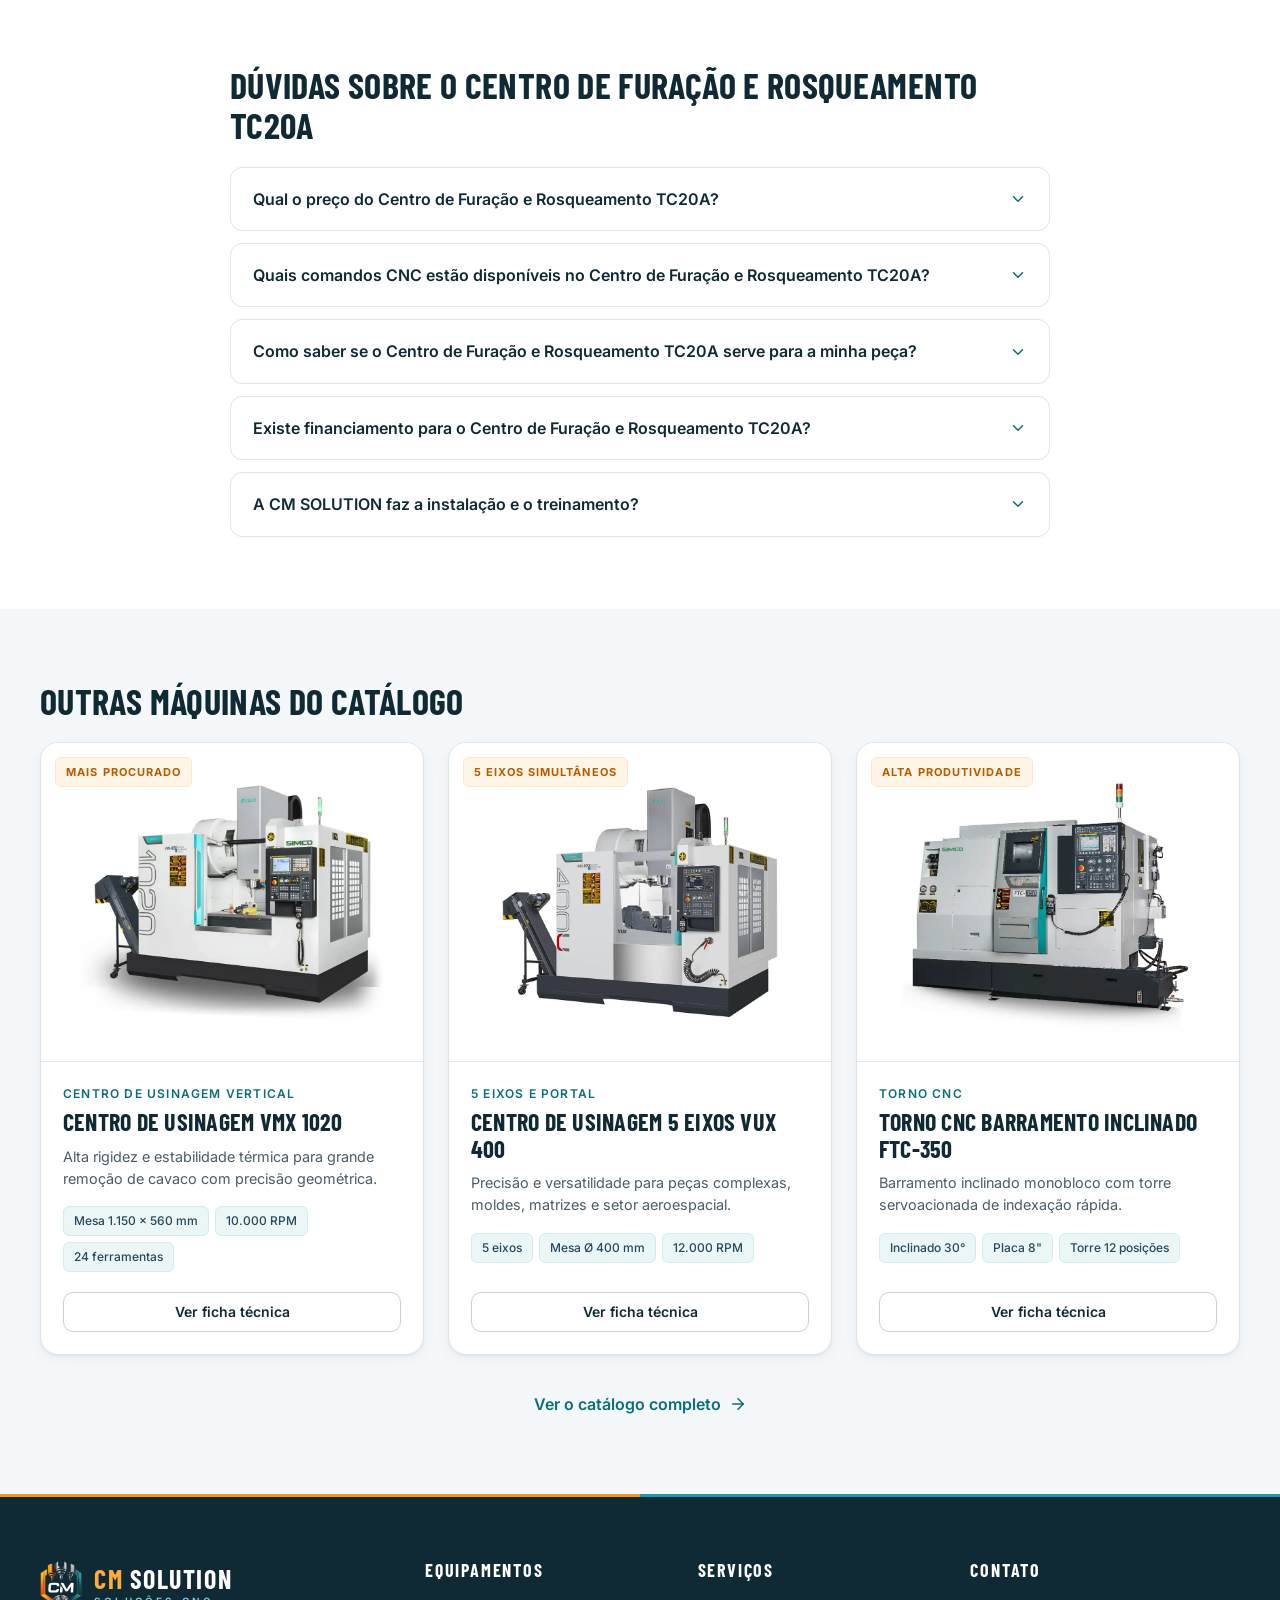
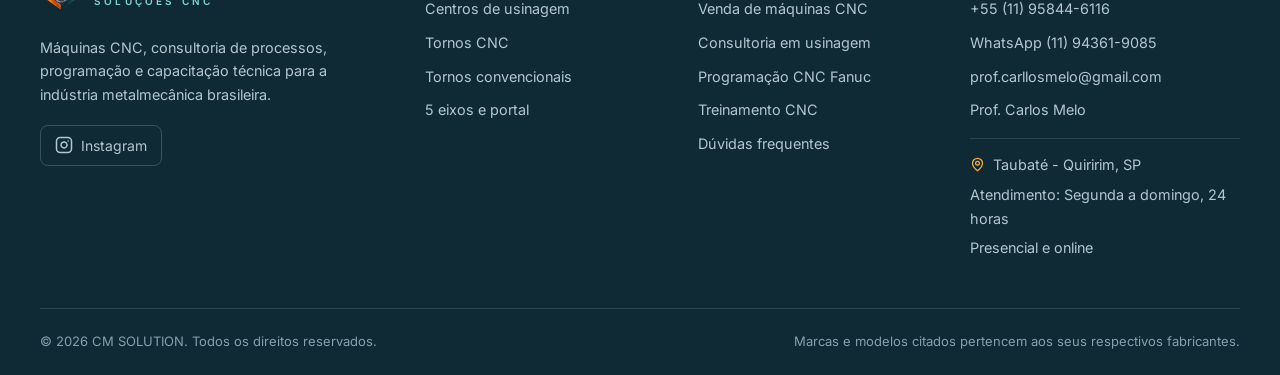
<file: maquinas/centro-de-furacao-e-rosqueamento-tc20a.html>
<!DOCTYPE html>
<html lang="pt-BR">
<head>
  <meta charset="utf-8">
  <meta name="viewport" content="width=device-width, initial-scale=1">
  <title>Centro de Furação e Rosqueamento TC20A: ficha técnica e cotação | CM SOLUTION</title>
  <meta name="description" content="Centro de Furação e Rosqueamento TC20A: Usinagem ultrarrápida de peças pequenas em alumínio, ferro fundido e ligas leves. 20.000 RPM, Troca em 1,2 s, Avanço…">
  <meta name="robots" content="index, follow, max-image-preview:large">
  <meta name="theme-color" content="#102A35">
  <link rel="canonical" href="https://cam-2-iota.vercel.app/maquinas/centro-de-furacao-e-rosqueamento-tc20a">

  <meta property="og:type" content="website">
  <meta property="og:locale" content="pt_BR">
  <meta property="og:site_name" content="CM SOLUTION">
  <meta property="og:url" content="https://cam-2-iota.vercel.app/maquinas/centro-de-furacao-e-rosqueamento-tc20a">
  <meta property="og:title" content="Centro de Furação e Rosqueamento TC20A: ficha técnica e cotação | CM SOLUTION">
  <meta property="og:description" content="Centro de Furação e Rosqueamento TC20A: Usinagem ultrarrápida de peças pequenas em alumínio, ferro fundido e ligas leves. 20.000 RPM, Troca em 1,2 s, Avanço…">
  <meta property="og:image" content="https://cam-2-iota.vercel.app/assets/img/brand/og-image.jpg">
  <meta property="og:image:width" content="1200">
  <meta property="og:image:height" content="630">
  <meta property="og:image:alt" content="Centro de Furação e Rosqueamento TC20A — CM SOLUTION">
  <meta name="twitter:card" content="summary_large_image">

  <link rel="icon" type="image/png" sizes="64x64" href="/assets/img/brand/favicon-64.png">
  <link rel="apple-touch-icon" href="/assets/img/brand/favicon.png">

  <link rel="preconnect" href="https://fonts.googleapis.com">
  <link rel="preconnect" href="https://fonts.gstatic.com" crossorigin>
  <link href="https://fonts.googleapis.com/css2?family=Barlow+Condensed:wght@600;700&family=Inter:wght@400;500;600;700&display=swap" rel="stylesheet">
  <link rel="stylesheet" href="/assets/css/style.css">
  <link rel="stylesheet" href="/assets/css/machine.css">

  <script type="application/ld+json">
{
  "@context": "https://schema.org",
  "@graph": [
    {
      "@type": "WebPage",
      "@id": "https://cam-2-iota.vercel.app/maquinas/centro-de-furacao-e-rosqueamento-tc20a#pagina",
      "url": "https://cam-2-iota.vercel.app/maquinas/centro-de-furacao-e-rosqueamento-tc20a",
      "name": "Centro de Furação e Rosqueamento TC20A: ficha técnica e cotação | CM SOLUTION",
      "description": "Centro de Furação e Rosqueamento TC20A: Usinagem ultrarrápida de peças pequenas em alumínio, ferro fundido e ligas leves. 20.000 RPM, Troca em 1,2 s, Avanço…",
      "inLanguage": "pt-BR",
      "isPartOf": {
        "@id": "https://cam-2-iota.vercel.app/#site"
      },
      "primaryImageOfPage": {
        "@type": "ImageObject",
        "url": "https://cam-2-iota.vercel.app/assets/img/machines/tc20a.webp",
        "caption": "Centro de Furação e Rosqueamento TC20A"
      },
      "breadcrumb": {
        "@id": "https://cam-2-iota.vercel.app/maquinas/centro-de-furacao-e-rosqueamento-tc20a#migalhas"
      }
    },
    {
      "@type": "BreadcrumbList",
      "@id": "https://cam-2-iota.vercel.app/maquinas/centro-de-furacao-e-rosqueamento-tc20a#migalhas",
      "itemListElement": [
        {
          "@type": "ListItem",
          "position": 1,
          "name": "Início",
          "item": "https://cam-2-iota.vercel.app/"
        },
        {
          "@type": "ListItem",
          "position": 2,
          "name": "Máquinas",
          "item": "https://cam-2-iota.vercel.app/#maquinas"
        },
        {
          "@type": "ListItem",
          "position": 3,
          "name": "Centro de Furação e Rosqueamento TC20A",
          "item": "https://cam-2-iota.vercel.app/maquinas/centro-de-furacao-e-rosqueamento-tc20a"
        }
      ]
    }
  ]
}
  </script>
</head>
<body>

  <svg width="0" height="0" style="position:absolute" aria-hidden="true" focusable="false">
    <defs>
      <symbol id="i-phone" viewBox="0 0 24 24"><path d="M22 16.92v3a2 2 0 0 1-2.18 2 19.79 19.79 0 0 1-8.63-3.07 19.5 19.5 0 0 1-6-6 19.79 19.79 0 0 1-3.07-8.67A2 2 0 0 1 4.11 2h3a2 2 0 0 1 2 1.72 12.84 12.84 0 0 0 .7 2.81 2 2 0 0 1-.45 2.11L8.09 9.91a16 16 0 0 0 6 6l1.27-1.27a2 2 0 0 1 2.11-.45 12.84 12.84 0 0 0 2.81.7A2 2 0 0 1 22 16.92z"/></symbol>
      <symbol id="i-mail" viewBox="0 0 24 24"><rect x="2" y="4" width="20" height="16" rx="2"/><path d="m22 7-8.97 5.7a1.94 1.94 0 0 1-2.06 0L2 7"/></symbol>
      <symbol id="i-chat" viewBox="0 0 24 24"><path d="M21 11.5a8.38 8.38 0 0 1-.9 3.8 8.5 8.5 0 0 1-7.6 4.7 8.38 8.38 0 0 1-3.8-.9L3 21l1.9-5.7a8.38 8.38 0 0 1-.9-3.8 8.5 8.5 0 0 1 4.7-7.6 8.38 8.38 0 0 1 3.8-.9h.5a8.48 8.48 0 0 1 8 8v.5z"/></symbol>
      <symbol id="i-arrow-right" viewBox="0 0 24 24"><line x1="5" y1="12" x2="19" y2="12"/><polyline points="12 5 19 12 12 19"/></symbol>
      <symbol id="i-arrow-left" viewBox="0 0 24 24"><line x1="19" y1="12" x2="5" y2="12"/><polyline points="12 19 5 12 12 5"/></symbol>
      <symbol id="i-arrow-up-right" viewBox="0 0 24 24"><line x1="7" y1="17" x2="17" y2="7"/><polyline points="7 7 17 7 17 17"/></symbol>
      <symbol id="i-check" viewBox="0 0 24 24"><polyline points="20 6 9 17 4 12"/></symbol>
      <symbol id="i-pin" viewBox="0 0 24 24"><path d="M20 10c0 6-8 12-8 12s-8-6-8-12a8 8 0 0 1 16 0Z"/><circle cx="12" cy="10" r="3"/></symbol>
      <symbol id="i-chevron-down" viewBox="0 0 24 24"><polyline points="6 9 12 15 18 9"/></symbol>
    </defs>
  </svg>

  <a class="skip-link" href="#conteudo">Ir para o conteúdo</a>

  <div class="topbar">
    <div class="container topbar__inner">
      <p class="topbar__tag"><svg class="icon"><use href="#i-pin"/></svg> Taubaté - Quiririm, SP · atendimento presencial e online em todo o Brasil</p>
      <div class="topbar__links">
        <a href="tel:+5511958446116"><svg class="icon"><use href="#i-phone"/></svg> (11) 95844-6116</a>
        <a href="https://wa.me/5511943619085" target="_blank" rel="noopener"><svg class="icon"><use href="#i-chat"/></svg> (11) 94361-9085</a>
        <a href="mailto:prof.carllosmelo@gmail.com" class="topbar__mail"><svg class="icon"><use href="#i-mail"/></svg> prof.carllosmelo@gmail.com</a>
        <a href="https://www.instagram.com/melo3dcriandosolucoes/" target="_blank" rel="noopener me" aria-label="Instagram @melo3dcriandosolucoes"><svg class="icon" viewBox="0 0 24 24" aria-hidden="true"><rect x="2" y="2" width="20" height="20" rx="5" ry="5"/><path d="M16 11.37A4 4 0 1 1 12.63 8 4 4 0 0 1 16 11.37z"/><line x1="17.5" y1="6.5" x2="17.51" y2="6.5"/></svg></a>
      </div>
    </div>
  </div>

  <header class="header is-scrolled">
    <div class="container header__inner">
      <a href="/" class="brand" aria-label="CM SOLUTION — página inicial">
          <img src="/assets/img/brand/logo-cm.png" alt="" class="brand__mark" width="42" height="49">
          <span class="brand__text">
            <span class="brand__name"><b>CM</b> SOLUTION</span>
            <span class="brand__sub">Soluções CNC</span>
          </span>
        </a>
      <div class="mp-header__actions">
        <a href="/#maquinas" class="mp-header__back"><svg class="icon"><use href="#i-arrow-left"/></svg> Todas as máquinas</a>
        <a href="https://wa.me/5511943619085?text=Ol%C3%A1!%20Vim%20pelo%20site%20da%20CM%20SOLUTION%20e%20gostaria%20de%20uma%20cota%C3%A7%C3%A3o%20do%20Centro%20de%20Fura%C3%A7%C3%A3o%20e%20Rosqueamento%20TC20A." target="_blank" rel="noopener" class="btn btn--primary btn--sm">Solicitar cotação</a>
      </div>
    </div>
  </header>

  <main id="conteudo">

    <section class="mp-hero">
      <div class="container">
        <nav class="crumbs" aria-label="Você está em">
          <ol>
            <li><a href="/">Início</a></li>
            <li><a href="/#maquinas">Máquinas</a></li>
            <li aria-current="page">Centro de Furação e Rosqueamento TC20A</li>
          </ol>
        </nav>

        <div class="mp-hero__grid">
          <div class="mp-hero__media">
            <span class="mc__badge">Alta dinâmica</span>
            <img src="/assets/img/machines/tc20a.webp" alt="Centro de Furação e Rosqueamento TC20A" width="900" height="900" fetchpriority="high">
          </div>

          <div class="mp-hero__info">
            <p class="eyebrow">Centro de usinagem 3 eixos</p>
            <h1 class="mp-title">Centro de Furação e Rosqueamento TC20A</h1>
            <p class="mp-lead">Usinagem ultrarrápida de peças pequenas em alumínio, ferro fundido e ligas leves.</p>
            <ul class="mc__chips mp-chips"><li>20.000 RPM</li><li>Troca em 1,2 s</li><li>Avanço 48 m/min</li></ul>

            <div class="mp-actions">
              <a href="https://wa.me/5511943619085?text=Ol%C3%A1!%20Vim%20pelo%20site%20da%20CM%20SOLUTION%20e%20gostaria%20de%20uma%20cota%C3%A7%C3%A3o%20do%20Centro%20de%20Fura%C3%A7%C3%A3o%20e%20Rosqueamento%20TC20A." target="_blank" rel="noopener" class="btn btn--primary btn--lg"><svg class="icon"><use href="#i-chat"/></svg> Solicitar cotação</a>
              <a href="tel:+5511958446116" class="btn btn--ghost btn--lg"><svg class="icon"><use href="#i-phone"/></svg> Ligar agora</a>
            </div>
            <p class="mp-note">Resposta direta com o especialista, pelo WhatsApp ou telefone. Atendimento em todo o Brasil.</p>
          </div>
        </div>
      </div>
    </section>

    <section class="section section--light mp-section">
      <div class="container mp-cols">
        <div class="mp-specs">
          <h2 class="mp-h2">Ficha técnica do Centro de Furação e Rosqueamento TC20A</h2>
          <table class="specs mp-table">
            <caption class="sr-only">Especificações técnicas do Centro de Furação e Rosqueamento TC20A</caption>
            <tbody>
              <tr><th scope="row">Tipo</th><td>Tapping center de alta dinâmica</td></tr>
              <tr><th scope="row">Curso X / Y / Z</th><td>500 / 400 / 300 mm</td></tr>
              <tr><th scope="row">Avanço rápido</th><td>48 / 48 / 48 m/min</td></tr>
              <tr><th scope="row">Aceleração dos eixos</th><td>1,2 G</td></tr>
              <tr><th scope="row">Rotação máxima</th><td>20.000 RPM direct drive</td></tr>
              <tr><th scope="row">Troca de ferramenta</th><td>1,2 s (cavaco a cavaco)</td></tr>
              <tr><th scope="row">Magazine</th><td>16 a 21 ferramentas, tipo tambor</td></tr>
              <tr><th scope="row">Comando CNC</th><td>Mitsubishi M80 / Fanuc 0i-MF</td></tr>
              <tr><th scope="row">Aplicação</th><td>Eletrônicos, autopeças em alumínio, carcaças</td></tr>
            </tbody>
          </table>
          <p class="mp-note">Configurações de comando, cone e acessórios podem ser especificadas sob consulta.</p>
        </div>

        <div class="mp-about">
          <h2 class="mp-h2">Sobre o Centro de Furação e Rosqueamento TC20A</h2>
          <p>O <strong>Centro de Furação e Rosqueamento TC20A</strong> é um centro de usinagem 3 eixos fornecido pela CM SOLUTION. Usinagem ultrarrápida de peças pequenas em alumínio, ferro fundido e ligas leves.</p>
          <p><strong>Principais características:</strong> 20.000 RPM · Troca em 1,2 s · Avanço 48 m/min.</p>
          <p><strong>Aplicações indicadas:</strong> eletrônicos, autopeças em alumínio, carcaças.</p>
          <p><strong>Comandos CNC disponíveis:</strong> Mitsubishi M80 / Fanuc 0i-MF.</p>
          <p>Antes de fechar o pedido, a CM SOLUTION ajuda a dimensionar o modelo para as suas peças, materiais e tolerâncias, e acompanha a entrega técnica, a programação e o treinamento da equipe, para que a máquina produza bem desde o primeiro dia.</p>
          <ul class="ticks mp-ticks">
            <li>Dimensionamento por aplicação, com o Prof. Carlos Melo</li>
            <li>Apoio com Finame, BNDES e financiamentos</li>
            <li>Entrega técnica, programação e treinamento in-company</li>
          </ul>
          <a href="https://wa.me/5511943619085?text=Ol%C3%A1!%20Vim%20pelo%20site%20da%20CM%20SOLUTION%20e%20gostaria%20de%20uma%20cota%C3%A7%C3%A3o%20do%20Centro%20de%20Fura%C3%A7%C3%A3o%20e%20Rosqueamento%20TC20A." target="_blank" rel="noopener" class="btn btn--whatsapp btn--lg"><svg class="icon"><use href="#i-chat"/></svg> Pedir cotação pelo WhatsApp</a>
        </div>
      </div>
    </section>

    <section class="section section--white mp-section">
      <div class="container container--narrow">
        <h2 class="mp-h2">Dúvidas sobre o Centro de Furação e Rosqueamento TC20A</h2>
        <div class="mp-faq">
          <details>
            <summary><span>Qual o preço do Centro de Furação e Rosqueamento TC20A?</span><svg class="icon"><use href="#i-chevron-down"/></svg></summary>
            <p>O valor depende do comando CNC, dos acessórios e das condições comerciais escolhidas. Peça a cotação pelo WhatsApp e enviamos a proposta para a configuração que você precisa.</p>
          </details>
          <details>
            <summary><span>Quais comandos CNC estão disponíveis no Centro de Furação e Rosqueamento TC20A?</span><svg class="icon"><use href="#i-chevron-down"/></svg></summary>
            <p>Mitsubishi M80 / Fanuc 0i-MF. Ajudamos a escolher o comando mais adequado à sua aplicação e à equipe que vai operar a máquina.</p>
          </details>
          <details>
            <summary><span>Como saber se o Centro de Furação e Rosqueamento TC20A serve para a minha peça?</span><svg class="icon"><use href="#i-chevron-down"/></svg></summary>
            <p>Envie o tamanho e o peso da peça, o material e as tolerâncias. Analisamos o seu portfólio e indicamos se este é o modelo ideal ou se outro do catálogo atende melhor.</p>
          </details>
          <details>
            <summary><span>Existe financiamento para o Centro de Furação e Rosqueamento TC20A?</span><svg class="icon"><use href="#i-chevron-down"/></svg></summary>
            <p>Auxiliamos no direcionamento para linhas como Finame, Cartão BNDES e leasing, conforme as condições vigentes.</p>
          </details>
          <details>
            <summary><span>A CM SOLUTION faz a instalação e o treinamento?</span><svg class="icon"><use href="#i-chevron-down"/></svg></summary>
            <p>Sim. Orientamos a infraestrutura civil e elétrica, acompanhamos o nivelamento e fazemos a entrega técnica presencial, usinando a primeira peça de validação. Também oferecemos treinamento de operação e programação para a sua equipe.</p>
          </details>
        </div>
      </div>
    </section>

    <section class="section section--light mp-section">
      <div class="container">
        <h2 class="mp-h2">Outras máquinas do catálogo</h2>
        <div class="mp-related">
        <article class="mc">
          <a class="mc__media" href="/maquinas/centro-de-usinagem-vmx-1020" aria-label="Ver Centro de Usinagem VMX 1020">
            <span class="mc__badge">Mais procurado</span>
            <img src="/assets/img/machines/vmx1020.webp" alt="Centro de Usinagem VMX 1020" loading="lazy" width="900" height="900">
          </a>
          <div class="mc__body">
            <p class="mc__cat">Centro de usinagem vertical</p>
            <h3 class="mc__name"><a href="/maquinas/centro-de-usinagem-vmx-1020">Centro de Usinagem VMX 1020</a></h3>
            <p class="mc__tag">Alta rigidez e estabilidade térmica para grande remoção de cavaco com precisão geométrica.</p>
            <ul class="mc__chips"><li>Mesa 1.150 × 560 mm</li><li>10.000 RPM</li><li>24 ferramentas</li></ul>
            <div class="mc__actions">
              <a class="btn btn--outline btn--sm" href="/maquinas/centro-de-usinagem-vmx-1020">Ver ficha técnica</a>
            </div>
          </div>
        </article>
        <article class="mc">
          <a class="mc__media" href="/maquinas/centro-de-usinagem-5-eixos-vux-400" aria-label="Ver Centro de Usinagem 5 Eixos VUX 400">
            <span class="mc__badge">5 eixos simultâneos</span>
            <img src="/assets/img/machines/vux400.webp" alt="Centro de Usinagem 5 Eixos VUX 400" loading="lazy" width="900" height="900">
          </a>
          <div class="mc__body">
            <p class="mc__cat">5 eixos e portal</p>
            <h3 class="mc__name"><a href="/maquinas/centro-de-usinagem-5-eixos-vux-400">Centro de Usinagem 5 Eixos VUX 400</a></h3>
            <p class="mc__tag">Precisão e versatilidade para peças complexas, moldes, matrizes e setor aeroespacial.</p>
            <ul class="mc__chips"><li>5 eixos</li><li>Mesa Ø 400 mm</li><li>12.000 RPM</li></ul>
            <div class="mc__actions">
              <a class="btn btn--outline btn--sm" href="/maquinas/centro-de-usinagem-5-eixos-vux-400">Ver ficha técnica</a>
            </div>
          </div>
        </article>
        <article class="mc">
          <a class="mc__media" href="/maquinas/torno-cnc-barramento-inclinado-ftc-350" aria-label="Ver Torno CNC Barramento Inclinado FTC-350">
            <span class="mc__badge">Alta produtividade</span>
            <img src="/assets/img/machines/ftc350.webp" alt="Torno CNC Barramento Inclinado FTC-350" loading="lazy" width="900" height="900">
          </a>
          <div class="mc__body">
            <p class="mc__cat">Torno CNC</p>
            <h3 class="mc__name"><a href="/maquinas/torno-cnc-barramento-inclinado-ftc-350">Torno CNC Barramento Inclinado FTC-350</a></h3>
            <p class="mc__tag">Barramento inclinado monobloco com torre servoacionada de indexação rápida.</p>
            <ul class="mc__chips"><li>Inclinado 30°</li><li>Placa 8&quot;</li><li>Torre 12 posições</li></ul>
            <div class="mc__actions">
              <a class="btn btn--outline btn--sm" href="/maquinas/torno-cnc-barramento-inclinado-ftc-350">Ver ficha técnica</a>
            </div>
          </div>
        </article>
        </div>
        <p class="mp-all"><a class="link-btn" href="/#maquinas">Ver o catálogo completo <svg class="icon"><use href="#i-arrow-right"/></svg></a></p>
      </div>
    </section>
  </main>

  <footer class="footer">
    <div class="container footer__grid">
      <div class="footer__brand">
        <a href="/" class="brand" aria-label="CM SOLUTION — página inicial">
          <img src="/assets/img/brand/logo-cm.png" alt="" class="brand__mark" width="42" height="49">
          <span class="brand__text">
            <span class="brand__name"><b>CM</b> SOLUTION</span>
            <span class="brand__sub">Soluções CNC</span>
          </span>
        </a>
        <p>Máquinas CNC, consultoria de processos, programação e capacitação técnica para a indústria metalmecânica brasileira.</p>
        <div class="footer__social">
          <a href="https://www.instagram.com/melo3dcriandosolucoes/" target="_blank" rel="noopener me" aria-label="Instagram @melo3dcriandosolucoes"><svg class="icon" viewBox="0 0 24 24" aria-hidden="true"><rect x="2" y="2" width="20" height="20" rx="5" ry="5"/><path d="M16 11.37A4 4 0 1 1 12.63 8 4 4 0 0 1 16 11.37z"/><line x1="17.5" y1="6.5" x2="17.51" y2="6.5"/></svg> Instagram</a>
        </div>
      </div>

      <nav class="footer__col" aria-label="Equipamentos">
        <h4>Equipamentos</h4>
        <a href="/#maquinas" data-line="centros">Centros de usinagem</a>
        <a href="/#maquinas" data-line="tornos-cnc">Tornos CNC</a>
        <a href="/#maquinas" data-line="tornos-conv">Tornos convencionais</a>
        <a href="/#maquinas" data-line="5eixos-portal">5 eixos e portal</a>
      </nav>

      <nav class="footer__col" aria-label="Serviços">
        <h4>Serviços</h4>
        <a href="/venda-de-centro-de-usinagem-cnc">Venda de máquinas CNC</a>
        <a href="/consultoria-em-usinagem-cnc">Consultoria em usinagem</a>
        <a href="/programacao-cnc-fanuc">Programação CNC Fanuc</a>
        <a href="/treinamento-cnc">Treinamento CNC</a>
        <a href="/#faq">Dúvidas frequentes</a>
      </nav>

      <div class="footer__col">
        <h4>Contato</h4>
        <a href="tel:+5511958446116">+55 (11) 95844-6116</a>
        <a href="https://wa.me/5511943619085" target="_blank" rel="noopener">WhatsApp (11) 94361-9085</a>
        <a href="mailto:prof.carllosmelo@gmail.com">prof.carllosmelo@gmail.com</a>
        <span>Prof. Carlos Melo</span>
        <address class="footer__addr">
          <span><svg class="icon"><use href="#i-pin"/></svg> Taubaté - Quiririm, SP</span>
          <span>Atendimento: Segunda a domingo, 24 horas</span>
          <span>Presencial e online</span>
        </address>
      </div>
    </div>

    <div class="container footer__bottom">
      <p>© <span id="year">2026</span> CM SOLUTION. Todos os direitos reservados.</p>
      <p>Marcas e modelos citados pertencem aos seus respectivos fabricantes.</p>
    </div>
  </footer>

  <a href="https://wa.me/5511943619085?text=Ol%C3%A1!%20Vim%20pelo%20site%20da%20CM%20SOLUTION%20e%20gostaria%20de%20uma%20cota%C3%A7%C3%A3o%20do%20Centro%20de%20Fura%C3%A7%C3%A3o%20e%20Rosqueamento%20TC20A." target="_blank" rel="noopener" class="fab fab--wa" aria-label="Falar no WhatsApp sobre o Centro de Furação e Rosqueamento TC20A">
    <svg class="icon icon--xl"><use href="#i-chat"/></svg>
  </a>
</body>
</html>
</file>
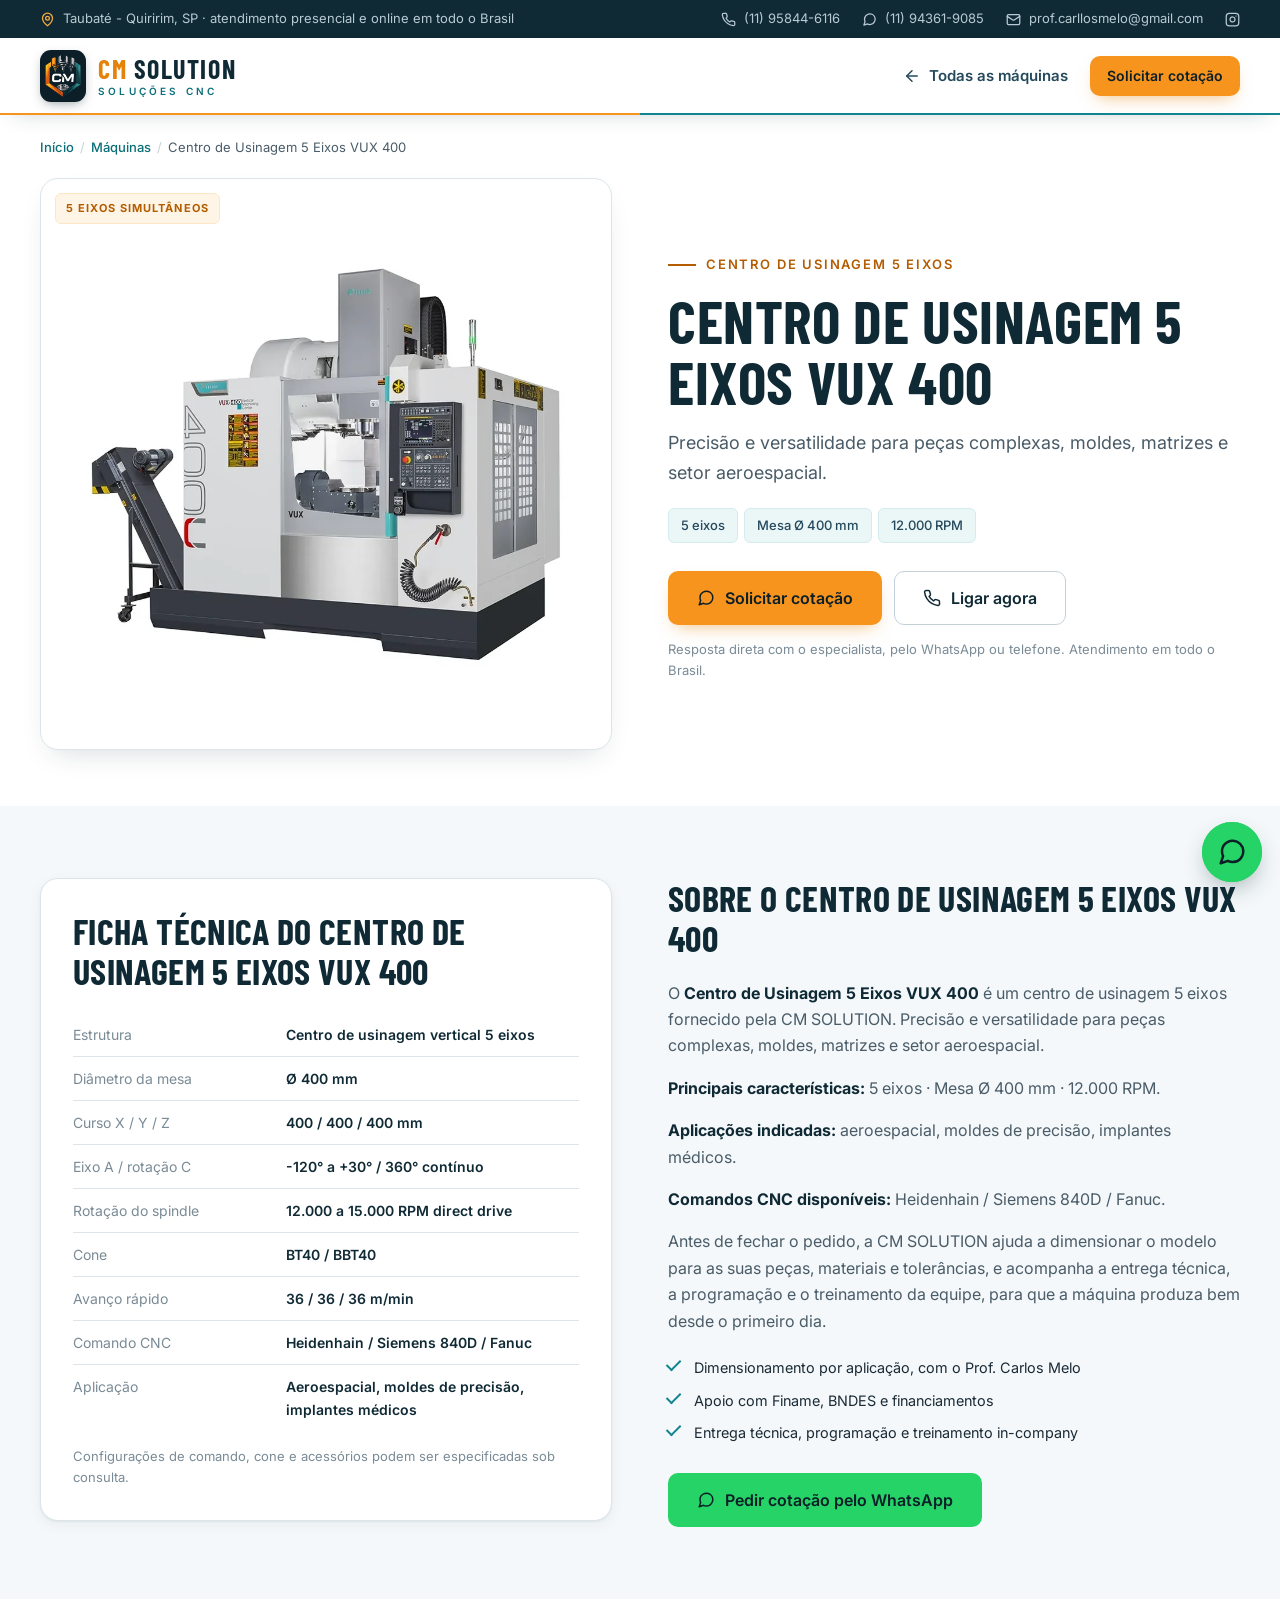
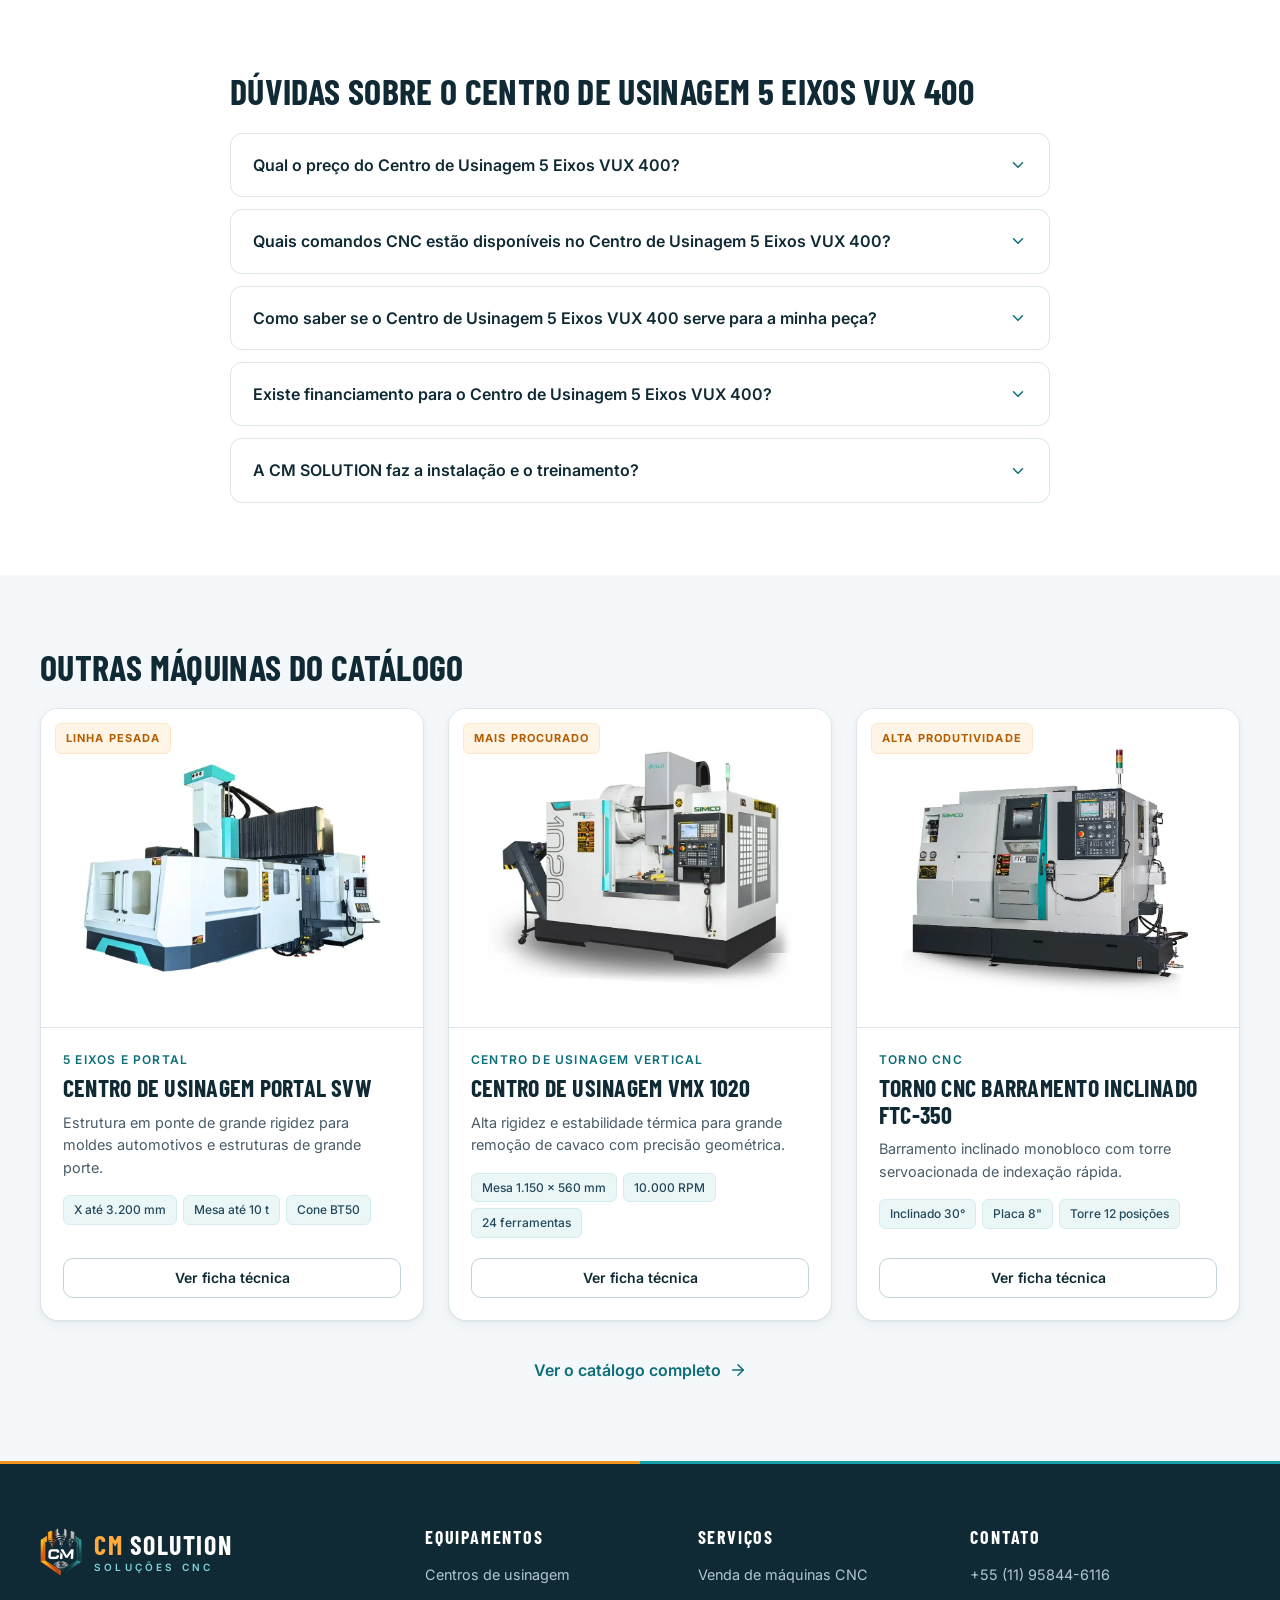
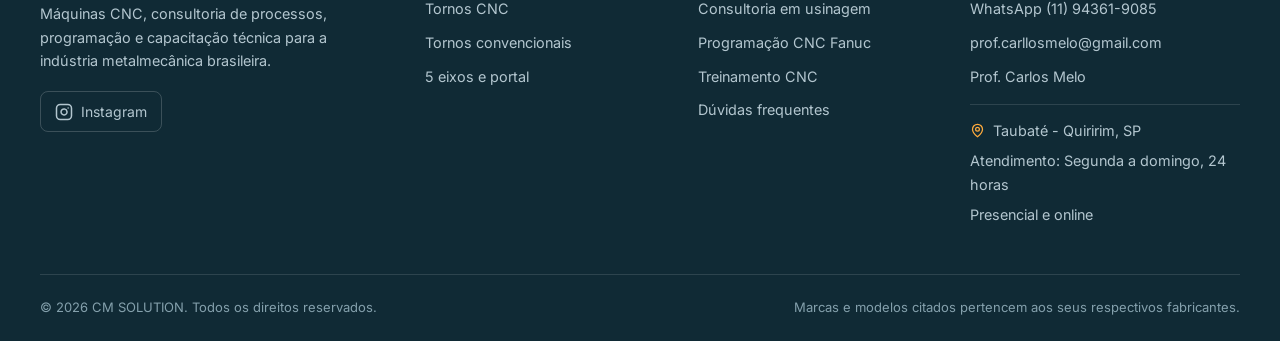
<file: maquinas/centro-de-usinagem-5-eixos-vux-400.html>
<!DOCTYPE html>
<html lang="pt-BR">
<head>
  <meta charset="utf-8">
  <meta name="viewport" content="width=device-width, initial-scale=1">
  <title>Centro de Usinagem 5 Eixos VUX 400: ficha técnica e cotação | CM SOLUTION</title>
  <meta name="description" content="Centro de Usinagem 5 Eixos VUX 400: Precisão e versatilidade para peças complexas, moldes, matrizes e setor aeroespacial. 5 eixos, Mesa Ø 400 mm, 12.000…">
  <meta name="robots" content="index, follow, max-image-preview:large">
  <meta name="theme-color" content="#102A35">
  <link rel="canonical" href="https://cam-2-iota.vercel.app/maquinas/centro-de-usinagem-5-eixos-vux-400">

  <meta property="og:type" content="website">
  <meta property="og:locale" content="pt_BR">
  <meta property="og:site_name" content="CM SOLUTION">
  <meta property="og:url" content="https://cam-2-iota.vercel.app/maquinas/centro-de-usinagem-5-eixos-vux-400">
  <meta property="og:title" content="Centro de Usinagem 5 Eixos VUX 400: ficha técnica e cotação | CM SOLUTION">
  <meta property="og:description" content="Centro de Usinagem 5 Eixos VUX 400: Precisão e versatilidade para peças complexas, moldes, matrizes e setor aeroespacial. 5 eixos, Mesa Ø 400 mm, 12.000…">
  <meta property="og:image" content="https://cam-2-iota.vercel.app/assets/img/brand/og-image.jpg">
  <meta property="og:image:width" content="1200">
  <meta property="og:image:height" content="630">
  <meta property="og:image:alt" content="Centro de Usinagem 5 Eixos VUX 400 — CM SOLUTION">
  <meta name="twitter:card" content="summary_large_image">

  <link rel="icon" type="image/png" sizes="64x64" href="/assets/img/brand/favicon-64.png">
  <link rel="apple-touch-icon" href="/assets/img/brand/favicon.png">

  <link rel="preconnect" href="https://fonts.googleapis.com">
  <link rel="preconnect" href="https://fonts.gstatic.com" crossorigin>
  <link href="https://fonts.googleapis.com/css2?family=Barlow+Condensed:wght@600;700&family=Inter:wght@400;500;600;700&display=swap" rel="stylesheet">
  <link rel="stylesheet" href="/assets/css/style.css">
  <link rel="stylesheet" href="/assets/css/machine.css">

  <script type="application/ld+json">
{
  "@context": "https://schema.org",
  "@graph": [
    {
      "@type": "WebPage",
      "@id": "https://cam-2-iota.vercel.app/maquinas/centro-de-usinagem-5-eixos-vux-400#pagina",
      "url": "https://cam-2-iota.vercel.app/maquinas/centro-de-usinagem-5-eixos-vux-400",
      "name": "Centro de Usinagem 5 Eixos VUX 400: ficha técnica e cotação | CM SOLUTION",
      "description": "Centro de Usinagem 5 Eixos VUX 400: Precisão e versatilidade para peças complexas, moldes, matrizes e setor aeroespacial. 5 eixos, Mesa Ø 400 mm, 12.000…",
      "inLanguage": "pt-BR",
      "isPartOf": {
        "@id": "https://cam-2-iota.vercel.app/#site"
      },
      "primaryImageOfPage": {
        "@type": "ImageObject",
        "url": "https://cam-2-iota.vercel.app/assets/img/machines/vux400.webp",
        "caption": "Centro de Usinagem 5 Eixos VUX 400"
      },
      "breadcrumb": {
        "@id": "https://cam-2-iota.vercel.app/maquinas/centro-de-usinagem-5-eixos-vux-400#migalhas"
      }
    },
    {
      "@type": "BreadcrumbList",
      "@id": "https://cam-2-iota.vercel.app/maquinas/centro-de-usinagem-5-eixos-vux-400#migalhas",
      "itemListElement": [
        {
          "@type": "ListItem",
          "position": 1,
          "name": "Início",
          "item": "https://cam-2-iota.vercel.app/"
        },
        {
          "@type": "ListItem",
          "position": 2,
          "name": "Máquinas",
          "item": "https://cam-2-iota.vercel.app/#maquinas"
        },
        {
          "@type": "ListItem",
          "position": 3,
          "name": "Centro de Usinagem 5 Eixos VUX 400",
          "item": "https://cam-2-iota.vercel.app/maquinas/centro-de-usinagem-5-eixos-vux-400"
        }
      ]
    }
  ]
}
  </script>
</head>
<body>

  <svg width="0" height="0" style="position:absolute" aria-hidden="true" focusable="false">
    <defs>
      <symbol id="i-phone" viewBox="0 0 24 24"><path d="M22 16.92v3a2 2 0 0 1-2.18 2 19.79 19.79 0 0 1-8.63-3.07 19.5 19.5 0 0 1-6-6 19.79 19.79 0 0 1-3.07-8.67A2 2 0 0 1 4.11 2h3a2 2 0 0 1 2 1.72 12.84 12.84 0 0 0 .7 2.81 2 2 0 0 1-.45 2.11L8.09 9.91a16 16 0 0 0 6 6l1.27-1.27a2 2 0 0 1 2.11-.45 12.84 12.84 0 0 0 2.81.7A2 2 0 0 1 22 16.92z"/></symbol>
      <symbol id="i-mail" viewBox="0 0 24 24"><rect x="2" y="4" width="20" height="16" rx="2"/><path d="m22 7-8.97 5.7a1.94 1.94 0 0 1-2.06 0L2 7"/></symbol>
      <symbol id="i-chat" viewBox="0 0 24 24"><path d="M21 11.5a8.38 8.38 0 0 1-.9 3.8 8.5 8.5 0 0 1-7.6 4.7 8.38 8.38 0 0 1-3.8-.9L3 21l1.9-5.7a8.38 8.38 0 0 1-.9-3.8 8.5 8.5 0 0 1 4.7-7.6 8.38 8.38 0 0 1 3.8-.9h.5a8.48 8.48 0 0 1 8 8v.5z"/></symbol>
      <symbol id="i-arrow-right" viewBox="0 0 24 24"><line x1="5" y1="12" x2="19" y2="12"/><polyline points="12 5 19 12 12 19"/></symbol>
      <symbol id="i-arrow-left" viewBox="0 0 24 24"><line x1="19" y1="12" x2="5" y2="12"/><polyline points="12 19 5 12 12 5"/></symbol>
      <symbol id="i-arrow-up-right" viewBox="0 0 24 24"><line x1="7" y1="17" x2="17" y2="7"/><polyline points="7 7 17 7 17 17"/></symbol>
      <symbol id="i-check" viewBox="0 0 24 24"><polyline points="20 6 9 17 4 12"/></symbol>
      <symbol id="i-pin" viewBox="0 0 24 24"><path d="M20 10c0 6-8 12-8 12s-8-6-8-12a8 8 0 0 1 16 0Z"/><circle cx="12" cy="10" r="3"/></symbol>
      <symbol id="i-chevron-down" viewBox="0 0 24 24"><polyline points="6 9 12 15 18 9"/></symbol>
    </defs>
  </svg>

  <a class="skip-link" href="#conteudo">Ir para o conteúdo</a>

  <div class="topbar">
    <div class="container topbar__inner">
      <p class="topbar__tag"><svg class="icon"><use href="#i-pin"/></svg> Taubaté - Quiririm, SP · atendimento presencial e online em todo o Brasil</p>
      <div class="topbar__links">
        <a href="tel:+5511958446116"><svg class="icon"><use href="#i-phone"/></svg> (11) 95844-6116</a>
        <a href="https://wa.me/5511943619085" target="_blank" rel="noopener"><svg class="icon"><use href="#i-chat"/></svg> (11) 94361-9085</a>
        <a href="mailto:prof.carllosmelo@gmail.com" class="topbar__mail"><svg class="icon"><use href="#i-mail"/></svg> prof.carllosmelo@gmail.com</a>
        <a href="https://www.instagram.com/melo3dcriandosolucoes/" target="_blank" rel="noopener me" aria-label="Instagram @melo3dcriandosolucoes"><svg class="icon" viewBox="0 0 24 24" aria-hidden="true"><rect x="2" y="2" width="20" height="20" rx="5" ry="5"/><path d="M16 11.37A4 4 0 1 1 12.63 8 4 4 0 0 1 16 11.37z"/><line x1="17.5" y1="6.5" x2="17.51" y2="6.5"/></svg></a>
      </div>
    </div>
  </div>

  <header class="header is-scrolled">
    <div class="container header__inner">
      <a href="/" class="brand" aria-label="CM SOLUTION — página inicial">
          <img src="/assets/img/brand/logo-cm.png" alt="" class="brand__mark" width="42" height="49">
          <span class="brand__text">
            <span class="brand__name"><b>CM</b> SOLUTION</span>
            <span class="brand__sub">Soluções CNC</span>
          </span>
        </a>
      <div class="mp-header__actions">
        <a href="/#maquinas" class="mp-header__back"><svg class="icon"><use href="#i-arrow-left"/></svg> Todas as máquinas</a>
        <a href="https://wa.me/5511943619085?text=Ol%C3%A1!%20Vim%20pelo%20site%20da%20CM%20SOLUTION%20e%20gostaria%20de%20uma%20cota%C3%A7%C3%A3o%20do%20Centro%20de%20Usinagem%205%20Eixos%20VUX%20400." target="_blank" rel="noopener" class="btn btn--primary btn--sm">Solicitar cotação</a>
      </div>
    </div>
  </header>

  <main id="conteudo">

    <section class="mp-hero">
      <div class="container">
        <nav class="crumbs" aria-label="Você está em">
          <ol>
            <li><a href="/">Início</a></li>
            <li><a href="/#maquinas">Máquinas</a></li>
            <li aria-current="page">Centro de Usinagem 5 Eixos VUX 400</li>
          </ol>
        </nav>

        <div class="mp-hero__grid">
          <div class="mp-hero__media">
            <span class="mc__badge">5 eixos simultâneos</span>
            <img src="/assets/img/machines/vux400.webp" alt="Centro de Usinagem 5 Eixos VUX 400" width="900" height="900" fetchpriority="high">
          </div>

          <div class="mp-hero__info">
            <p class="eyebrow">Centro de usinagem 5 eixos</p>
            <h1 class="mp-title">Centro de Usinagem 5 Eixos VUX 400</h1>
            <p class="mp-lead">Precisão e versatilidade para peças complexas, moldes, matrizes e setor aeroespacial.</p>
            <ul class="mc__chips mp-chips"><li>5 eixos</li><li>Mesa Ø 400 mm</li><li>12.000 RPM</li></ul>

            <div class="mp-actions">
              <a href="https://wa.me/5511943619085?text=Ol%C3%A1!%20Vim%20pelo%20site%20da%20CM%20SOLUTION%20e%20gostaria%20de%20uma%20cota%C3%A7%C3%A3o%20do%20Centro%20de%20Usinagem%205%20Eixos%20VUX%20400." target="_blank" rel="noopener" class="btn btn--primary btn--lg"><svg class="icon"><use href="#i-chat"/></svg> Solicitar cotação</a>
              <a href="tel:+5511958446116" class="btn btn--ghost btn--lg"><svg class="icon"><use href="#i-phone"/></svg> Ligar agora</a>
            </div>
            <p class="mp-note">Resposta direta com o especialista, pelo WhatsApp ou telefone. Atendimento em todo o Brasil.</p>
          </div>
        </div>
      </div>
    </section>

    <section class="section section--light mp-section">
      <div class="container mp-cols">
        <div class="mp-specs">
          <h2 class="mp-h2">Ficha técnica do Centro de Usinagem 5 Eixos VUX 400</h2>
          <table class="specs mp-table">
            <caption class="sr-only">Especificações técnicas do Centro de Usinagem 5 Eixos VUX 400</caption>
            <tbody>
              <tr><th scope="row">Estrutura</th><td>Centro de usinagem vertical 5 eixos</td></tr>
              <tr><th scope="row">Diâmetro da mesa</th><td>Ø 400 mm</td></tr>
              <tr><th scope="row">Curso X / Y / Z</th><td>400 / 400 / 400 mm</td></tr>
              <tr><th scope="row">Eixo A / rotação C</th><td>-120° a +30° / 360° contínuo</td></tr>
              <tr><th scope="row">Rotação do spindle</th><td>12.000 a 15.000 RPM direct drive</td></tr>
              <tr><th scope="row">Cone</th><td>BT40 / BBT40</td></tr>
              <tr><th scope="row">Avanço rápido</th><td>36 / 36 / 36 m/min</td></tr>
              <tr><th scope="row">Comando CNC</th><td>Heidenhain / Siemens 840D / Fanuc</td></tr>
              <tr><th scope="row">Aplicação</th><td>Aeroespacial, moldes de precisão, implantes médicos</td></tr>
            </tbody>
          </table>
          <p class="mp-note">Configurações de comando, cone e acessórios podem ser especificadas sob consulta.</p>
        </div>

        <div class="mp-about">
          <h2 class="mp-h2">Sobre o Centro de Usinagem 5 Eixos VUX 400</h2>
          <p>O <strong>Centro de Usinagem 5 Eixos VUX 400</strong> é um centro de usinagem 5 eixos fornecido pela CM SOLUTION. Precisão e versatilidade para peças complexas, moldes, matrizes e setor aeroespacial.</p>
          <p><strong>Principais características:</strong> 5 eixos · Mesa Ø 400 mm · 12.000 RPM.</p>
          <p><strong>Aplicações indicadas:</strong> aeroespacial, moldes de precisão, implantes médicos.</p>
          <p><strong>Comandos CNC disponíveis:</strong> Heidenhain / Siemens 840D / Fanuc.</p>
          <p>Antes de fechar o pedido, a CM SOLUTION ajuda a dimensionar o modelo para as suas peças, materiais e tolerâncias, e acompanha a entrega técnica, a programação e o treinamento da equipe, para que a máquina produza bem desde o primeiro dia.</p>
          <ul class="ticks mp-ticks">
            <li>Dimensionamento por aplicação, com o Prof. Carlos Melo</li>
            <li>Apoio com Finame, BNDES e financiamentos</li>
            <li>Entrega técnica, programação e treinamento in-company</li>
          </ul>
          <a href="https://wa.me/5511943619085?text=Ol%C3%A1!%20Vim%20pelo%20site%20da%20CM%20SOLUTION%20e%20gostaria%20de%20uma%20cota%C3%A7%C3%A3o%20do%20Centro%20de%20Usinagem%205%20Eixos%20VUX%20400." target="_blank" rel="noopener" class="btn btn--whatsapp btn--lg"><svg class="icon"><use href="#i-chat"/></svg> Pedir cotação pelo WhatsApp</a>
        </div>
      </div>
    </section>

    <section class="section section--white mp-section">
      <div class="container container--narrow">
        <h2 class="mp-h2">Dúvidas sobre o Centro de Usinagem 5 Eixos VUX 400</h2>
        <div class="mp-faq">
          <details>
            <summary><span>Qual o preço do Centro de Usinagem 5 Eixos VUX 400?</span><svg class="icon"><use href="#i-chevron-down"/></svg></summary>
            <p>O valor depende do comando CNC, dos acessórios e das condições comerciais escolhidas. Peça a cotação pelo WhatsApp e enviamos a proposta para a configuração que você precisa.</p>
          </details>
          <details>
            <summary><span>Quais comandos CNC estão disponíveis no Centro de Usinagem 5 Eixos VUX 400?</span><svg class="icon"><use href="#i-chevron-down"/></svg></summary>
            <p>Heidenhain / Siemens 840D / Fanuc. Ajudamos a escolher o comando mais adequado à sua aplicação e à equipe que vai operar a máquina.</p>
          </details>
          <details>
            <summary><span>Como saber se o Centro de Usinagem 5 Eixos VUX 400 serve para a minha peça?</span><svg class="icon"><use href="#i-chevron-down"/></svg></summary>
            <p>Envie o tamanho e o peso da peça, o material e as tolerâncias. Analisamos o seu portfólio e indicamos se este é o modelo ideal ou se outro do catálogo atende melhor.</p>
          </details>
          <details>
            <summary><span>Existe financiamento para o Centro de Usinagem 5 Eixos VUX 400?</span><svg class="icon"><use href="#i-chevron-down"/></svg></summary>
            <p>Auxiliamos no direcionamento para linhas como Finame, Cartão BNDES e leasing, conforme as condições vigentes.</p>
          </details>
          <details>
            <summary><span>A CM SOLUTION faz a instalação e o treinamento?</span><svg class="icon"><use href="#i-chevron-down"/></svg></summary>
            <p>Sim. Orientamos a infraestrutura civil e elétrica, acompanhamos o nivelamento e fazemos a entrega técnica presencial, usinando a primeira peça de validação. Também oferecemos treinamento de operação e programação para a sua equipe.</p>
          </details>
        </div>
      </div>
    </section>

    <section class="section section--light mp-section">
      <div class="container">
        <h2 class="mp-h2">Outras máquinas do catálogo</h2>
        <div class="mp-related">
        <article class="mc">
          <a class="mc__media" href="/maquinas/centro-de-usinagem-portal-svw" aria-label="Ver Centro de Usinagem Portal SVW">
            <span class="mc__badge">Linha pesada</span>
            <img src="/assets/img/machines/svw.webp" alt="Centro de Usinagem Portal SVW" loading="lazy" width="900" height="900">
          </a>
          <div class="mc__body">
            <p class="mc__cat">5 eixos e portal</p>
            <h3 class="mc__name"><a href="/maquinas/centro-de-usinagem-portal-svw">Centro de Usinagem Portal SVW</a></h3>
            <p class="mc__tag">Estrutura em ponte de grande rigidez para moldes automotivos e estruturas de grande porte.</p>
            <ul class="mc__chips"><li>X até 3.200 mm</li><li>Mesa até 10 t</li><li>Cone BT50</li></ul>
            <div class="mc__actions">
              <a class="btn btn--outline btn--sm" href="/maquinas/centro-de-usinagem-portal-svw">Ver ficha técnica</a>
            </div>
          </div>
        </article>
        <article class="mc">
          <a class="mc__media" href="/maquinas/centro-de-usinagem-vmx-1020" aria-label="Ver Centro de Usinagem VMX 1020">
            <span class="mc__badge">Mais procurado</span>
            <img src="/assets/img/machines/vmx1020.webp" alt="Centro de Usinagem VMX 1020" loading="lazy" width="900" height="900">
          </a>
          <div class="mc__body">
            <p class="mc__cat">Centro de usinagem vertical</p>
            <h3 class="mc__name"><a href="/maquinas/centro-de-usinagem-vmx-1020">Centro de Usinagem VMX 1020</a></h3>
            <p class="mc__tag">Alta rigidez e estabilidade térmica para grande remoção de cavaco com precisão geométrica.</p>
            <ul class="mc__chips"><li>Mesa 1.150 × 560 mm</li><li>10.000 RPM</li><li>24 ferramentas</li></ul>
            <div class="mc__actions">
              <a class="btn btn--outline btn--sm" href="/maquinas/centro-de-usinagem-vmx-1020">Ver ficha técnica</a>
            </div>
          </div>
        </article>
        <article class="mc">
          <a class="mc__media" href="/maquinas/torno-cnc-barramento-inclinado-ftc-350" aria-label="Ver Torno CNC Barramento Inclinado FTC-350">
            <span class="mc__badge">Alta produtividade</span>
            <img src="/assets/img/machines/ftc350.webp" alt="Torno CNC Barramento Inclinado FTC-350" loading="lazy" width="900" height="900">
          </a>
          <div class="mc__body">
            <p class="mc__cat">Torno CNC</p>
            <h3 class="mc__name"><a href="/maquinas/torno-cnc-barramento-inclinado-ftc-350">Torno CNC Barramento Inclinado FTC-350</a></h3>
            <p class="mc__tag">Barramento inclinado monobloco com torre servoacionada de indexação rápida.</p>
            <ul class="mc__chips"><li>Inclinado 30°</li><li>Placa 8&quot;</li><li>Torre 12 posições</li></ul>
            <div class="mc__actions">
              <a class="btn btn--outline btn--sm" href="/maquinas/torno-cnc-barramento-inclinado-ftc-350">Ver ficha técnica</a>
            </div>
          </div>
        </article>
        </div>
        <p class="mp-all"><a class="link-btn" href="/#maquinas">Ver o catálogo completo <svg class="icon"><use href="#i-arrow-right"/></svg></a></p>
      </div>
    </section>
  </main>

  <footer class="footer">
    <div class="container footer__grid">
      <div class="footer__brand">
        <a href="/" class="brand" aria-label="CM SOLUTION — página inicial">
          <img src="/assets/img/brand/logo-cm.png" alt="" class="brand__mark" width="42" height="49">
          <span class="brand__text">
            <span class="brand__name"><b>CM</b> SOLUTION</span>
            <span class="brand__sub">Soluções CNC</span>
          </span>
        </a>
        <p>Máquinas CNC, consultoria de processos, programação e capacitação técnica para a indústria metalmecânica brasileira.</p>
        <div class="footer__social">
          <a href="https://www.instagram.com/melo3dcriandosolucoes/" target="_blank" rel="noopener me" aria-label="Instagram @melo3dcriandosolucoes"><svg class="icon" viewBox="0 0 24 24" aria-hidden="true"><rect x="2" y="2" width="20" height="20" rx="5" ry="5"/><path d="M16 11.37A4 4 0 1 1 12.63 8 4 4 0 0 1 16 11.37z"/><line x1="17.5" y1="6.5" x2="17.51" y2="6.5"/></svg> Instagram</a>
        </div>
      </div>

      <nav class="footer__col" aria-label="Equipamentos">
        <h4>Equipamentos</h4>
        <a href="/#maquinas" data-line="centros">Centros de usinagem</a>
        <a href="/#maquinas" data-line="tornos-cnc">Tornos CNC</a>
        <a href="/#maquinas" data-line="tornos-conv">Tornos convencionais</a>
        <a href="/#maquinas" data-line="5eixos-portal">5 eixos e portal</a>
      </nav>

      <nav class="footer__col" aria-label="Serviços">
        <h4>Serviços</h4>
        <a href="/venda-de-centro-de-usinagem-cnc">Venda de máquinas CNC</a>
        <a href="/consultoria-em-usinagem-cnc">Consultoria em usinagem</a>
        <a href="/programacao-cnc-fanuc">Programação CNC Fanuc</a>
        <a href="/treinamento-cnc">Treinamento CNC</a>
        <a href="/#faq">Dúvidas frequentes</a>
      </nav>

      <div class="footer__col">
        <h4>Contato</h4>
        <a href="tel:+5511958446116">+55 (11) 95844-6116</a>
        <a href="https://wa.me/5511943619085" target="_blank" rel="noopener">WhatsApp (11) 94361-9085</a>
        <a href="mailto:prof.carllosmelo@gmail.com">prof.carllosmelo@gmail.com</a>
        <span>Prof. Carlos Melo</span>
        <address class="footer__addr">
          <span><svg class="icon"><use href="#i-pin"/></svg> Taubaté - Quiririm, SP</span>
          <span>Atendimento: Segunda a domingo, 24 horas</span>
          <span>Presencial e online</span>
        </address>
      </div>
    </div>

    <div class="container footer__bottom">
      <p>© <span id="year">2026</span> CM SOLUTION. Todos os direitos reservados.</p>
      <p>Marcas e modelos citados pertencem aos seus respectivos fabricantes.</p>
    </div>
  </footer>

  <a href="https://wa.me/5511943619085?text=Ol%C3%A1!%20Vim%20pelo%20site%20da%20CM%20SOLUTION%20e%20gostaria%20de%20uma%20cota%C3%A7%C3%A3o%20do%20Centro%20de%20Usinagem%205%20Eixos%20VUX%20400." target="_blank" rel="noopener" class="fab fab--wa" aria-label="Falar no WhatsApp sobre o Centro de Usinagem 5 Eixos VUX 400">
    <svg class="icon icon--xl"><use href="#i-chat"/></svg>
  </a>
</body>
</html>
</file>
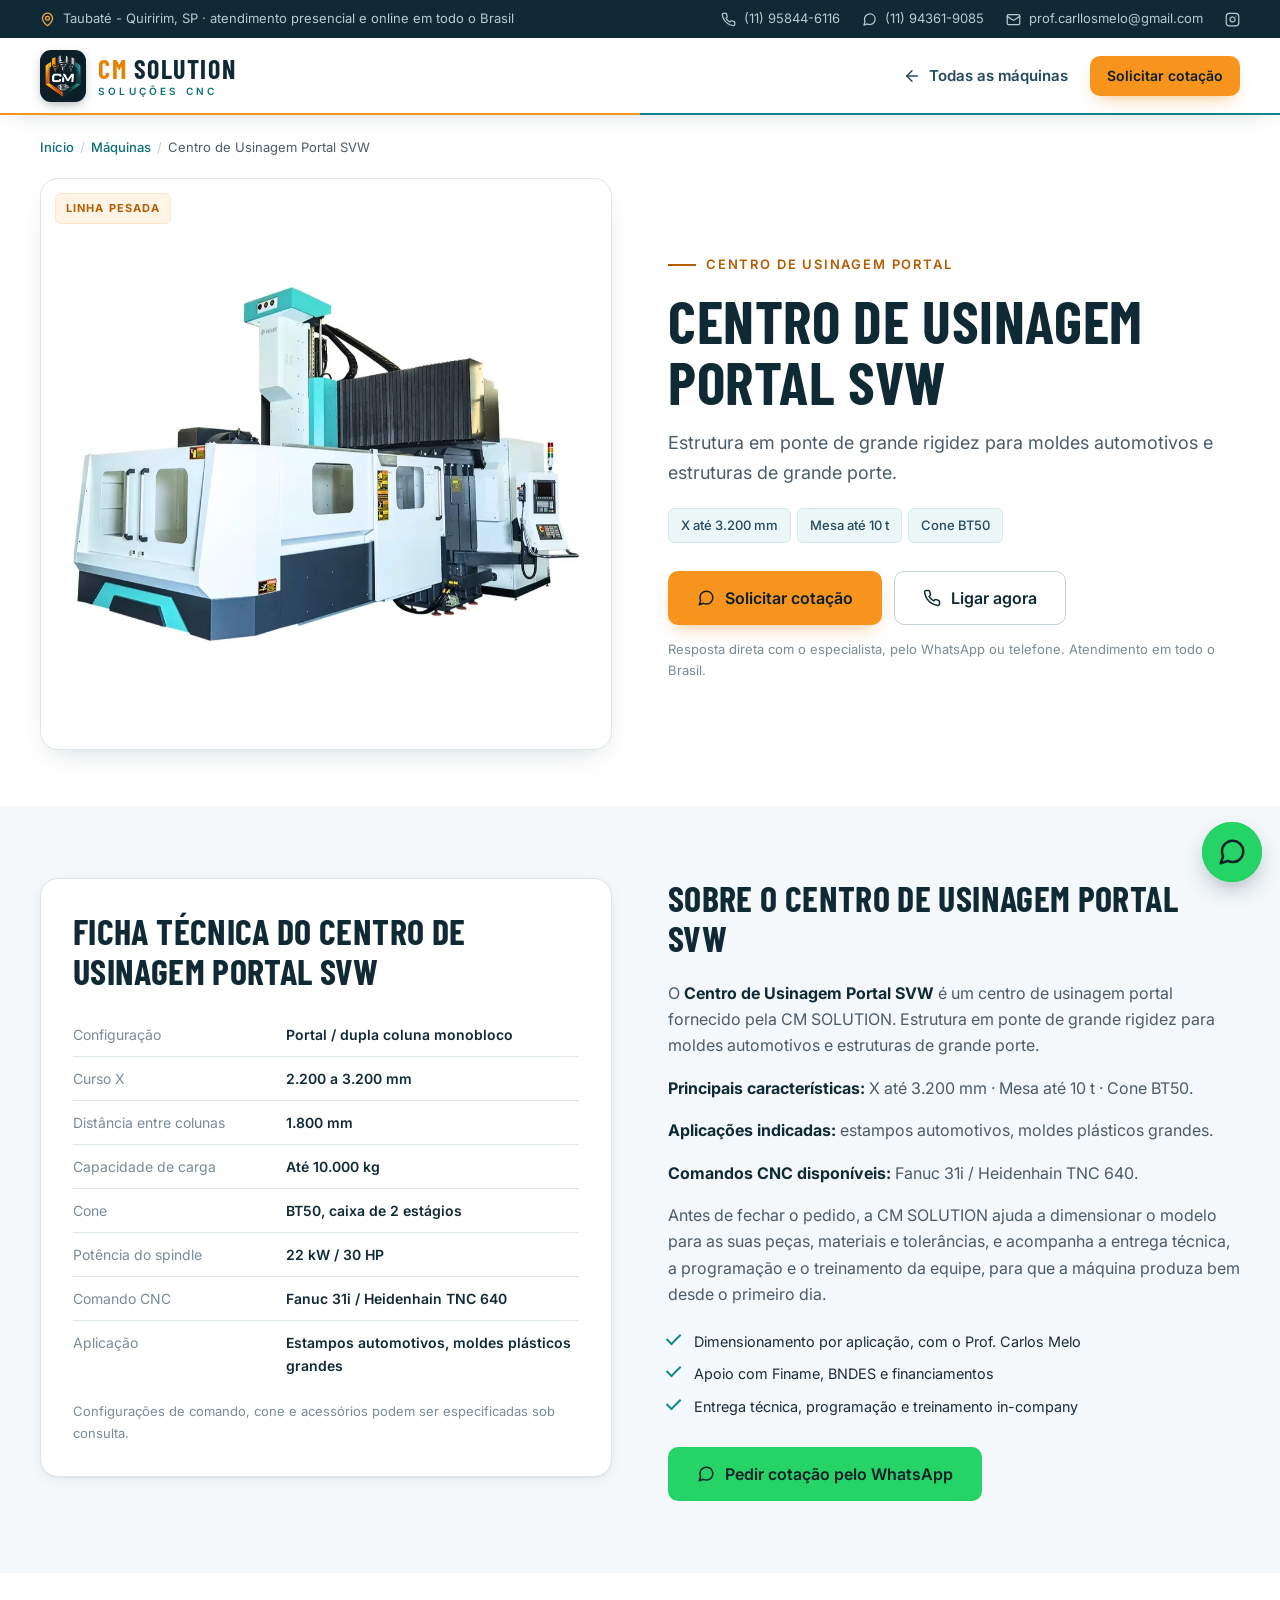
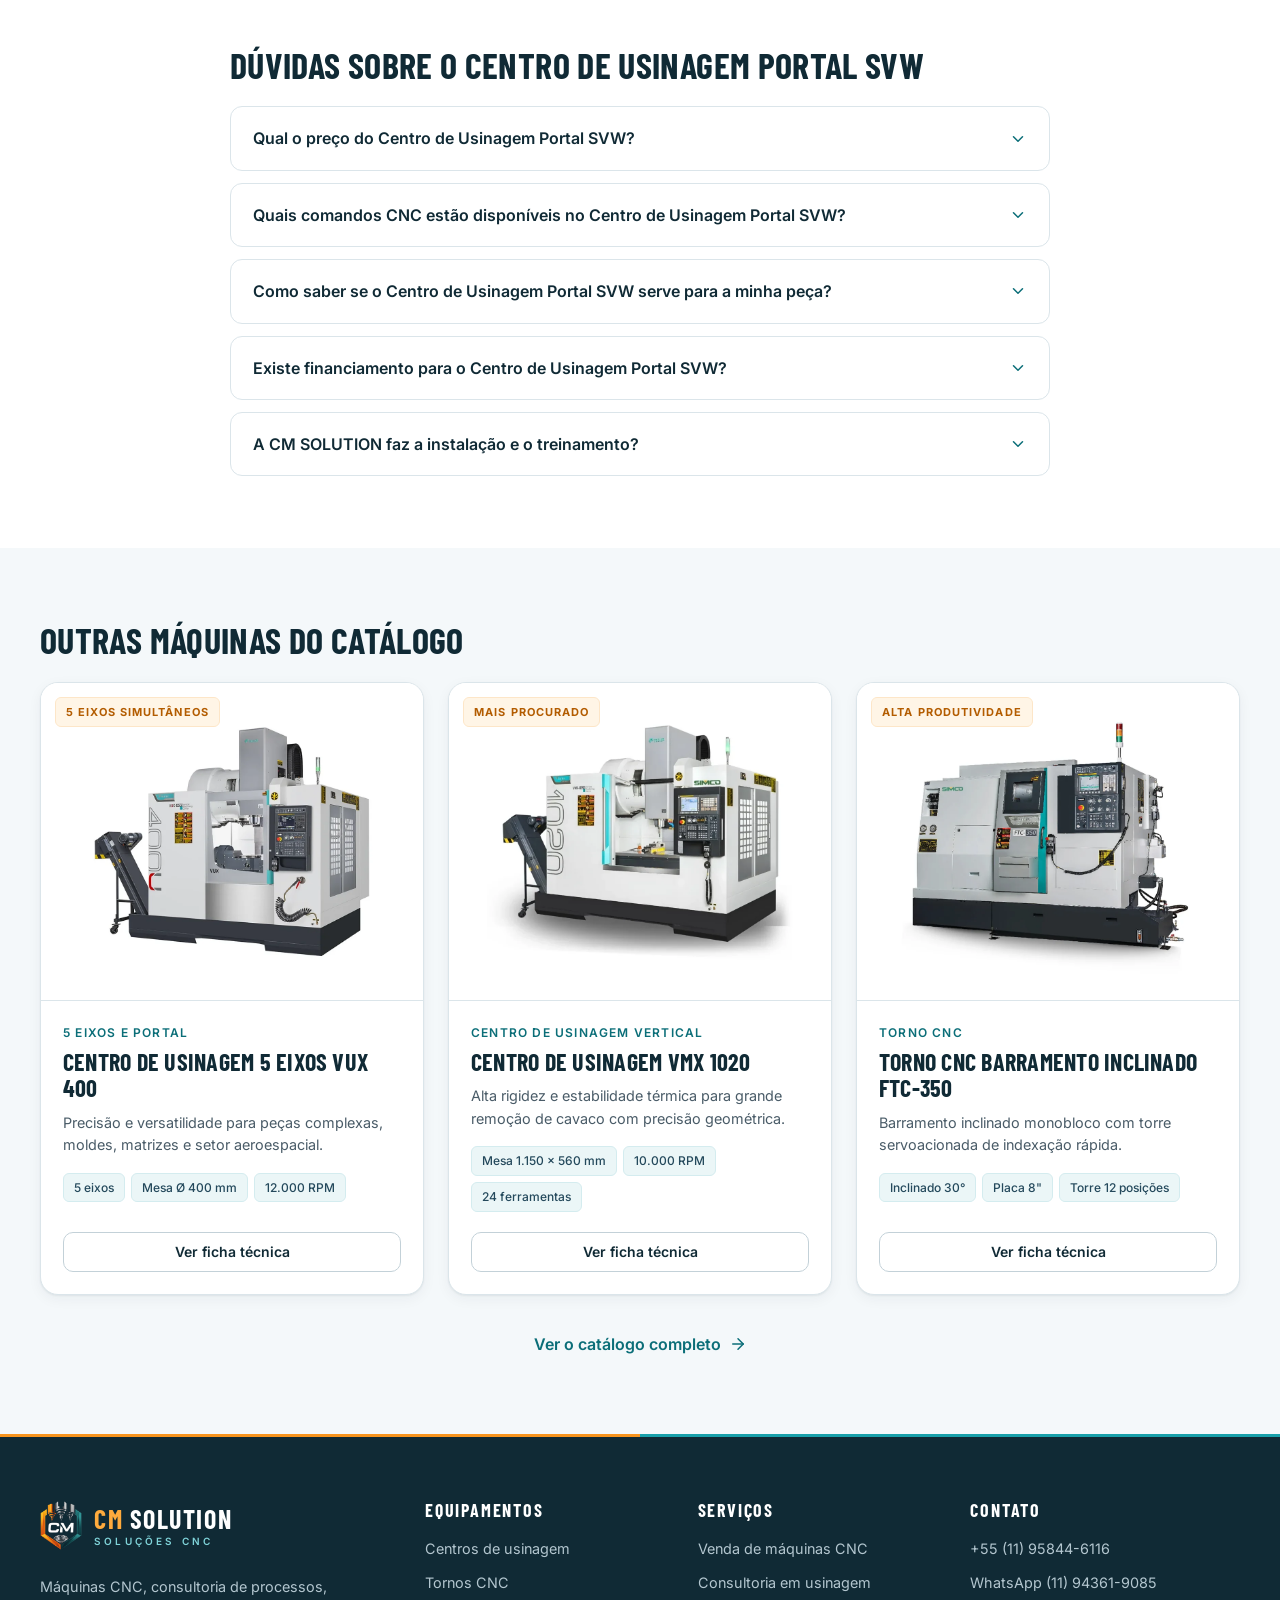
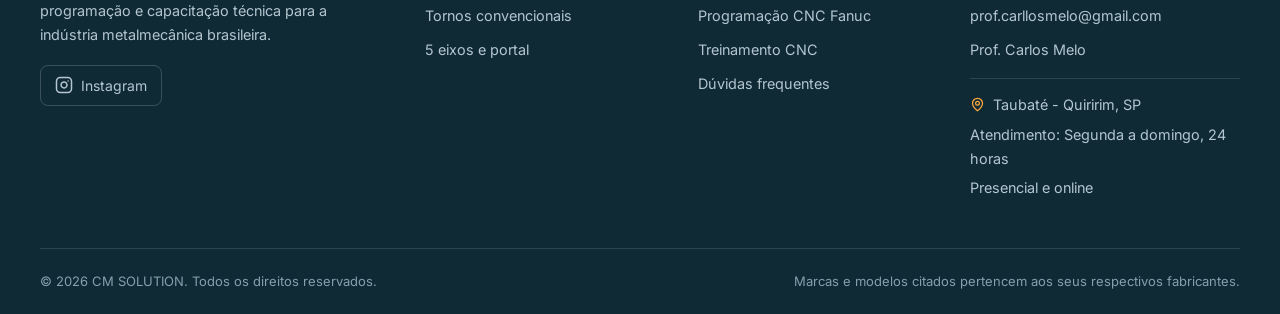
<file: maquinas/centro-de-usinagem-portal-svw.html>
<!DOCTYPE html>
<html lang="pt-BR">
<head>
  <meta charset="utf-8">
  <meta name="viewport" content="width=device-width, initial-scale=1">
  <title>Centro de Usinagem Portal SVW: ficha técnica e cotação | CM SOLUTION</title>
  <meta name="description" content="Centro de Usinagem Portal SVW: Estrutura em ponte de grande rigidez para moldes automotivos e estruturas de grande porte. X até 3.200 mm, Mesa até 10 t…">
  <meta name="robots" content="index, follow, max-image-preview:large">
  <meta name="theme-color" content="#102A35">
  <link rel="canonical" href="https://cam-2-iota.vercel.app/maquinas/centro-de-usinagem-portal-svw">

  <meta property="og:type" content="website">
  <meta property="og:locale" content="pt_BR">
  <meta property="og:site_name" content="CM SOLUTION">
  <meta property="og:url" content="https://cam-2-iota.vercel.app/maquinas/centro-de-usinagem-portal-svw">
  <meta property="og:title" content="Centro de Usinagem Portal SVW: ficha técnica e cotação | CM SOLUTION">
  <meta property="og:description" content="Centro de Usinagem Portal SVW: Estrutura em ponte de grande rigidez para moldes automotivos e estruturas de grande porte. X até 3.200 mm, Mesa até 10 t…">
  <meta property="og:image" content="https://cam-2-iota.vercel.app/assets/img/brand/og-image.jpg">
  <meta property="og:image:width" content="1200">
  <meta property="og:image:height" content="630">
  <meta property="og:image:alt" content="Centro de Usinagem Portal SVW — CM SOLUTION">
  <meta name="twitter:card" content="summary_large_image">

  <link rel="icon" type="image/png" sizes="64x64" href="/assets/img/brand/favicon-64.png">
  <link rel="apple-touch-icon" href="/assets/img/brand/favicon.png">

  <link rel="preconnect" href="https://fonts.googleapis.com">
  <link rel="preconnect" href="https://fonts.gstatic.com" crossorigin>
  <link href="https://fonts.googleapis.com/css2?family=Barlow+Condensed:wght@600;700&family=Inter:wght@400;500;600;700&display=swap" rel="stylesheet">
  <link rel="stylesheet" href="/assets/css/style.css">
  <link rel="stylesheet" href="/assets/css/machine.css">

  <script type="application/ld+json">
{
  "@context": "https://schema.org",
  "@graph": [
    {
      "@type": "WebPage",
      "@id": "https://cam-2-iota.vercel.app/maquinas/centro-de-usinagem-portal-svw#pagina",
      "url": "https://cam-2-iota.vercel.app/maquinas/centro-de-usinagem-portal-svw",
      "name": "Centro de Usinagem Portal SVW: ficha técnica e cotação | CM SOLUTION",
      "description": "Centro de Usinagem Portal SVW: Estrutura em ponte de grande rigidez para moldes automotivos e estruturas de grande porte. X até 3.200 mm, Mesa até 10 t…",
      "inLanguage": "pt-BR",
      "isPartOf": {
        "@id": "https://cam-2-iota.vercel.app/#site"
      },
      "primaryImageOfPage": {
        "@type": "ImageObject",
        "url": "https://cam-2-iota.vercel.app/assets/img/machines/svw.webp",
        "caption": "Centro de Usinagem Portal SVW"
      },
      "breadcrumb": {
        "@id": "https://cam-2-iota.vercel.app/maquinas/centro-de-usinagem-portal-svw#migalhas"
      }
    },
    {
      "@type": "BreadcrumbList",
      "@id": "https://cam-2-iota.vercel.app/maquinas/centro-de-usinagem-portal-svw#migalhas",
      "itemListElement": [
        {
          "@type": "ListItem",
          "position": 1,
          "name": "Início",
          "item": "https://cam-2-iota.vercel.app/"
        },
        {
          "@type": "ListItem",
          "position": 2,
          "name": "Máquinas",
          "item": "https://cam-2-iota.vercel.app/#maquinas"
        },
        {
          "@type": "ListItem",
          "position": 3,
          "name": "Centro de Usinagem Portal SVW",
          "item": "https://cam-2-iota.vercel.app/maquinas/centro-de-usinagem-portal-svw"
        }
      ]
    }
  ]
}
  </script>
</head>
<body>

  <svg width="0" height="0" style="position:absolute" aria-hidden="true" focusable="false">
    <defs>
      <symbol id="i-phone" viewBox="0 0 24 24"><path d="M22 16.92v3a2 2 0 0 1-2.18 2 19.79 19.79 0 0 1-8.63-3.07 19.5 19.5 0 0 1-6-6 19.79 19.79 0 0 1-3.07-8.67A2 2 0 0 1 4.11 2h3a2 2 0 0 1 2 1.72 12.84 12.84 0 0 0 .7 2.81 2 2 0 0 1-.45 2.11L8.09 9.91a16 16 0 0 0 6 6l1.27-1.27a2 2 0 0 1 2.11-.45 12.84 12.84 0 0 0 2.81.7A2 2 0 0 1 22 16.92z"/></symbol>
      <symbol id="i-mail" viewBox="0 0 24 24"><rect x="2" y="4" width="20" height="16" rx="2"/><path d="m22 7-8.97 5.7a1.94 1.94 0 0 1-2.06 0L2 7"/></symbol>
      <symbol id="i-chat" viewBox="0 0 24 24"><path d="M21 11.5a8.38 8.38 0 0 1-.9 3.8 8.5 8.5 0 0 1-7.6 4.7 8.38 8.38 0 0 1-3.8-.9L3 21l1.9-5.7a8.38 8.38 0 0 1-.9-3.8 8.5 8.5 0 0 1 4.7-7.6 8.38 8.38 0 0 1 3.8-.9h.5a8.48 8.48 0 0 1 8 8v.5z"/></symbol>
      <symbol id="i-arrow-right" viewBox="0 0 24 24"><line x1="5" y1="12" x2="19" y2="12"/><polyline points="12 5 19 12 12 19"/></symbol>
      <symbol id="i-arrow-left" viewBox="0 0 24 24"><line x1="19" y1="12" x2="5" y2="12"/><polyline points="12 19 5 12 12 5"/></symbol>
      <symbol id="i-arrow-up-right" viewBox="0 0 24 24"><line x1="7" y1="17" x2="17" y2="7"/><polyline points="7 7 17 7 17 17"/></symbol>
      <symbol id="i-check" viewBox="0 0 24 24"><polyline points="20 6 9 17 4 12"/></symbol>
      <symbol id="i-pin" viewBox="0 0 24 24"><path d="M20 10c0 6-8 12-8 12s-8-6-8-12a8 8 0 0 1 16 0Z"/><circle cx="12" cy="10" r="3"/></symbol>
      <symbol id="i-chevron-down" viewBox="0 0 24 24"><polyline points="6 9 12 15 18 9"/></symbol>
    </defs>
  </svg>

  <a class="skip-link" href="#conteudo">Ir para o conteúdo</a>

  <div class="topbar">
    <div class="container topbar__inner">
      <p class="topbar__tag"><svg class="icon"><use href="#i-pin"/></svg> Taubaté - Quiririm, SP · atendimento presencial e online em todo o Brasil</p>
      <div class="topbar__links">
        <a href="tel:+5511958446116"><svg class="icon"><use href="#i-phone"/></svg> (11) 95844-6116</a>
        <a href="https://wa.me/5511943619085" target="_blank" rel="noopener"><svg class="icon"><use href="#i-chat"/></svg> (11) 94361-9085</a>
        <a href="mailto:prof.carllosmelo@gmail.com" class="topbar__mail"><svg class="icon"><use href="#i-mail"/></svg> prof.carllosmelo@gmail.com</a>
        <a href="https://www.instagram.com/melo3dcriandosolucoes/" target="_blank" rel="noopener me" aria-label="Instagram @melo3dcriandosolucoes"><svg class="icon" viewBox="0 0 24 24" aria-hidden="true"><rect x="2" y="2" width="20" height="20" rx="5" ry="5"/><path d="M16 11.37A4 4 0 1 1 12.63 8 4 4 0 0 1 16 11.37z"/><line x1="17.5" y1="6.5" x2="17.51" y2="6.5"/></svg></a>
      </div>
    </div>
  </div>

  <header class="header is-scrolled">
    <div class="container header__inner">
      <a href="/" class="brand" aria-label="CM SOLUTION — página inicial">
          <img src="/assets/img/brand/logo-cm.png" alt="" class="brand__mark" width="42" height="49">
          <span class="brand__text">
            <span class="brand__name"><b>CM</b> SOLUTION</span>
            <span class="brand__sub">Soluções CNC</span>
          </span>
        </a>
      <div class="mp-header__actions">
        <a href="/#maquinas" class="mp-header__back"><svg class="icon"><use href="#i-arrow-left"/></svg> Todas as máquinas</a>
        <a href="https://wa.me/5511943619085?text=Ol%C3%A1!%20Vim%20pelo%20site%20da%20CM%20SOLUTION%20e%20gostaria%20de%20uma%20cota%C3%A7%C3%A3o%20do%20Centro%20de%20Usinagem%20Portal%20SVW." target="_blank" rel="noopener" class="btn btn--primary btn--sm">Solicitar cotação</a>
      </div>
    </div>
  </header>

  <main id="conteudo">

    <section class="mp-hero">
      <div class="container">
        <nav class="crumbs" aria-label="Você está em">
          <ol>
            <li><a href="/">Início</a></li>
            <li><a href="/#maquinas">Máquinas</a></li>
            <li aria-current="page">Centro de Usinagem Portal SVW</li>
          </ol>
        </nav>

        <div class="mp-hero__grid">
          <div class="mp-hero__media">
            <span class="mc__badge">Linha pesada</span>
            <img src="/assets/img/machines/svw.webp" alt="Centro de Usinagem Portal SVW" width="900" height="900" fetchpriority="high">
          </div>

          <div class="mp-hero__info">
            <p class="eyebrow">Centro de usinagem portal</p>
            <h1 class="mp-title">Centro de Usinagem Portal SVW</h1>
            <p class="mp-lead">Estrutura em ponte de grande rigidez para moldes automotivos e estruturas de grande porte.</p>
            <ul class="mc__chips mp-chips"><li>X até 3.200 mm</li><li>Mesa até 10 t</li><li>Cone BT50</li></ul>

            <div class="mp-actions">
              <a href="https://wa.me/5511943619085?text=Ol%C3%A1!%20Vim%20pelo%20site%20da%20CM%20SOLUTION%20e%20gostaria%20de%20uma%20cota%C3%A7%C3%A3o%20do%20Centro%20de%20Usinagem%20Portal%20SVW." target="_blank" rel="noopener" class="btn btn--primary btn--lg"><svg class="icon"><use href="#i-chat"/></svg> Solicitar cotação</a>
              <a href="tel:+5511958446116" class="btn btn--ghost btn--lg"><svg class="icon"><use href="#i-phone"/></svg> Ligar agora</a>
            </div>
            <p class="mp-note">Resposta direta com o especialista, pelo WhatsApp ou telefone. Atendimento em todo o Brasil.</p>
          </div>
        </div>
      </div>
    </section>

    <section class="section section--light mp-section">
      <div class="container mp-cols">
        <div class="mp-specs">
          <h2 class="mp-h2">Ficha técnica do Centro de Usinagem Portal SVW</h2>
          <table class="specs mp-table">
            <caption class="sr-only">Especificações técnicas do Centro de Usinagem Portal SVW</caption>
            <tbody>
              <tr><th scope="row">Configuração</th><td>Portal / dupla coluna monobloco</td></tr>
              <tr><th scope="row">Curso X</th><td>2.200 a 3.200 mm</td></tr>
              <tr><th scope="row">Distância entre colunas</th><td>1.800 mm</td></tr>
              <tr><th scope="row">Capacidade de carga</th><td>Até 10.000 kg</td></tr>
              <tr><th scope="row">Cone</th><td>BT50, caixa de 2 estágios</td></tr>
              <tr><th scope="row">Potência do spindle</th><td>22 kW / 30 HP</td></tr>
              <tr><th scope="row">Comando CNC</th><td>Fanuc 31i / Heidenhain TNC 640</td></tr>
              <tr><th scope="row">Aplicação</th><td>Estampos automotivos, moldes plásticos grandes</td></tr>
            </tbody>
          </table>
          <p class="mp-note">Configurações de comando, cone e acessórios podem ser especificadas sob consulta.</p>
        </div>

        <div class="mp-about">
          <h2 class="mp-h2">Sobre o Centro de Usinagem Portal SVW</h2>
          <p>O <strong>Centro de Usinagem Portal SVW</strong> é um centro de usinagem portal fornecido pela CM SOLUTION. Estrutura em ponte de grande rigidez para moldes automotivos e estruturas de grande porte.</p>
          <p><strong>Principais características:</strong> X até 3.200 mm · Mesa até 10 t · Cone BT50.</p>
          <p><strong>Aplicações indicadas:</strong> estampos automotivos, moldes plásticos grandes.</p>
          <p><strong>Comandos CNC disponíveis:</strong> Fanuc 31i / Heidenhain TNC 640.</p>
          <p>Antes de fechar o pedido, a CM SOLUTION ajuda a dimensionar o modelo para as suas peças, materiais e tolerâncias, e acompanha a entrega técnica, a programação e o treinamento da equipe, para que a máquina produza bem desde o primeiro dia.</p>
          <ul class="ticks mp-ticks">
            <li>Dimensionamento por aplicação, com o Prof. Carlos Melo</li>
            <li>Apoio com Finame, BNDES e financiamentos</li>
            <li>Entrega técnica, programação e treinamento in-company</li>
          </ul>
          <a href="https://wa.me/5511943619085?text=Ol%C3%A1!%20Vim%20pelo%20site%20da%20CM%20SOLUTION%20e%20gostaria%20de%20uma%20cota%C3%A7%C3%A3o%20do%20Centro%20de%20Usinagem%20Portal%20SVW." target="_blank" rel="noopener" class="btn btn--whatsapp btn--lg"><svg class="icon"><use href="#i-chat"/></svg> Pedir cotação pelo WhatsApp</a>
        </div>
      </div>
    </section>

    <section class="section section--white mp-section">
      <div class="container container--narrow">
        <h2 class="mp-h2">Dúvidas sobre o Centro de Usinagem Portal SVW</h2>
        <div class="mp-faq">
          <details>
            <summary><span>Qual o preço do Centro de Usinagem Portal SVW?</span><svg class="icon"><use href="#i-chevron-down"/></svg></summary>
            <p>O valor depende do comando CNC, dos acessórios e das condições comerciais escolhidas. Peça a cotação pelo WhatsApp e enviamos a proposta para a configuração que você precisa.</p>
          </details>
          <details>
            <summary><span>Quais comandos CNC estão disponíveis no Centro de Usinagem Portal SVW?</span><svg class="icon"><use href="#i-chevron-down"/></svg></summary>
            <p>Fanuc 31i / Heidenhain TNC 640. Ajudamos a escolher o comando mais adequado à sua aplicação e à equipe que vai operar a máquina.</p>
          </details>
          <details>
            <summary><span>Como saber se o Centro de Usinagem Portal SVW serve para a minha peça?</span><svg class="icon"><use href="#i-chevron-down"/></svg></summary>
            <p>Envie o tamanho e o peso da peça, o material e as tolerâncias. Analisamos o seu portfólio e indicamos se este é o modelo ideal ou se outro do catálogo atende melhor.</p>
          </details>
          <details>
            <summary><span>Existe financiamento para o Centro de Usinagem Portal SVW?</span><svg class="icon"><use href="#i-chevron-down"/></svg></summary>
            <p>Auxiliamos no direcionamento para linhas como Finame, Cartão BNDES e leasing, conforme as condições vigentes.</p>
          </details>
          <details>
            <summary><span>A CM SOLUTION faz a instalação e o treinamento?</span><svg class="icon"><use href="#i-chevron-down"/></svg></summary>
            <p>Sim. Orientamos a infraestrutura civil e elétrica, acompanhamos o nivelamento e fazemos a entrega técnica presencial, usinando a primeira peça de validação. Também oferecemos treinamento de operação e programação para a sua equipe.</p>
          </details>
        </div>
      </div>
    </section>

    <section class="section section--light mp-section">
      <div class="container">
        <h2 class="mp-h2">Outras máquinas do catálogo</h2>
        <div class="mp-related">
        <article class="mc">
          <a class="mc__media" href="/maquinas/centro-de-usinagem-5-eixos-vux-400" aria-label="Ver Centro de Usinagem 5 Eixos VUX 400">
            <span class="mc__badge">5 eixos simultâneos</span>
            <img src="/assets/img/machines/vux400.webp" alt="Centro de Usinagem 5 Eixos VUX 400" loading="lazy" width="900" height="900">
          </a>
          <div class="mc__body">
            <p class="mc__cat">5 eixos e portal</p>
            <h3 class="mc__name"><a href="/maquinas/centro-de-usinagem-5-eixos-vux-400">Centro de Usinagem 5 Eixos VUX 400</a></h3>
            <p class="mc__tag">Precisão e versatilidade para peças complexas, moldes, matrizes e setor aeroespacial.</p>
            <ul class="mc__chips"><li>5 eixos</li><li>Mesa Ø 400 mm</li><li>12.000 RPM</li></ul>
            <div class="mc__actions">
              <a class="btn btn--outline btn--sm" href="/maquinas/centro-de-usinagem-5-eixos-vux-400">Ver ficha técnica</a>
            </div>
          </div>
        </article>
        <article class="mc">
          <a class="mc__media" href="/maquinas/centro-de-usinagem-vmx-1020" aria-label="Ver Centro de Usinagem VMX 1020">
            <span class="mc__badge">Mais procurado</span>
            <img src="/assets/img/machines/vmx1020.webp" alt="Centro de Usinagem VMX 1020" loading="lazy" width="900" height="900">
          </a>
          <div class="mc__body">
            <p class="mc__cat">Centro de usinagem vertical</p>
            <h3 class="mc__name"><a href="/maquinas/centro-de-usinagem-vmx-1020">Centro de Usinagem VMX 1020</a></h3>
            <p class="mc__tag">Alta rigidez e estabilidade térmica para grande remoção de cavaco com precisão geométrica.</p>
            <ul class="mc__chips"><li>Mesa 1.150 × 560 mm</li><li>10.000 RPM</li><li>24 ferramentas</li></ul>
            <div class="mc__actions">
              <a class="btn btn--outline btn--sm" href="/maquinas/centro-de-usinagem-vmx-1020">Ver ficha técnica</a>
            </div>
          </div>
        </article>
        <article class="mc">
          <a class="mc__media" href="/maquinas/torno-cnc-barramento-inclinado-ftc-350" aria-label="Ver Torno CNC Barramento Inclinado FTC-350">
            <span class="mc__badge">Alta produtividade</span>
            <img src="/assets/img/machines/ftc350.webp" alt="Torno CNC Barramento Inclinado FTC-350" loading="lazy" width="900" height="900">
          </a>
          <div class="mc__body">
            <p class="mc__cat">Torno CNC</p>
            <h3 class="mc__name"><a href="/maquinas/torno-cnc-barramento-inclinado-ftc-350">Torno CNC Barramento Inclinado FTC-350</a></h3>
            <p class="mc__tag">Barramento inclinado monobloco com torre servoacionada de indexação rápida.</p>
            <ul class="mc__chips"><li>Inclinado 30°</li><li>Placa 8&quot;</li><li>Torre 12 posições</li></ul>
            <div class="mc__actions">
              <a class="btn btn--outline btn--sm" href="/maquinas/torno-cnc-barramento-inclinado-ftc-350">Ver ficha técnica</a>
            </div>
          </div>
        </article>
        </div>
        <p class="mp-all"><a class="link-btn" href="/#maquinas">Ver o catálogo completo <svg class="icon"><use href="#i-arrow-right"/></svg></a></p>
      </div>
    </section>
  </main>

  <footer class="footer">
    <div class="container footer__grid">
      <div class="footer__brand">
        <a href="/" class="brand" aria-label="CM SOLUTION — página inicial">
          <img src="/assets/img/brand/logo-cm.png" alt="" class="brand__mark" width="42" height="49">
          <span class="brand__text">
            <span class="brand__name"><b>CM</b> SOLUTION</span>
            <span class="brand__sub">Soluções CNC</span>
          </span>
        </a>
        <p>Máquinas CNC, consultoria de processos, programação e capacitação técnica para a indústria metalmecânica brasileira.</p>
        <div class="footer__social">
          <a href="https://www.instagram.com/melo3dcriandosolucoes/" target="_blank" rel="noopener me" aria-label="Instagram @melo3dcriandosolucoes"><svg class="icon" viewBox="0 0 24 24" aria-hidden="true"><rect x="2" y="2" width="20" height="20" rx="5" ry="5"/><path d="M16 11.37A4 4 0 1 1 12.63 8 4 4 0 0 1 16 11.37z"/><line x1="17.5" y1="6.5" x2="17.51" y2="6.5"/></svg> Instagram</a>
        </div>
      </div>

      <nav class="footer__col" aria-label="Equipamentos">
        <h4>Equipamentos</h4>
        <a href="/#maquinas" data-line="centros">Centros de usinagem</a>
        <a href="/#maquinas" data-line="tornos-cnc">Tornos CNC</a>
        <a href="/#maquinas" data-line="tornos-conv">Tornos convencionais</a>
        <a href="/#maquinas" data-line="5eixos-portal">5 eixos e portal</a>
      </nav>

      <nav class="footer__col" aria-label="Serviços">
        <h4>Serviços</h4>
        <a href="/venda-de-centro-de-usinagem-cnc">Venda de máquinas CNC</a>
        <a href="/consultoria-em-usinagem-cnc">Consultoria em usinagem</a>
        <a href="/programacao-cnc-fanuc">Programação CNC Fanuc</a>
        <a href="/treinamento-cnc">Treinamento CNC</a>
        <a href="/#faq">Dúvidas frequentes</a>
      </nav>

      <div class="footer__col">
        <h4>Contato</h4>
        <a href="tel:+5511958446116">+55 (11) 95844-6116</a>
        <a href="https://wa.me/5511943619085" target="_blank" rel="noopener">WhatsApp (11) 94361-9085</a>
        <a href="mailto:prof.carllosmelo@gmail.com">prof.carllosmelo@gmail.com</a>
        <span>Prof. Carlos Melo</span>
        <address class="footer__addr">
          <span><svg class="icon"><use href="#i-pin"/></svg> Taubaté - Quiririm, SP</span>
          <span>Atendimento: Segunda a domingo, 24 horas</span>
          <span>Presencial e online</span>
        </address>
      </div>
    </div>

    <div class="container footer__bottom">
      <p>© <span id="year">2026</span> CM SOLUTION. Todos os direitos reservados.</p>
      <p>Marcas e modelos citados pertencem aos seus respectivos fabricantes.</p>
    </div>
  </footer>

  <a href="https://wa.me/5511943619085?text=Ol%C3%A1!%20Vim%20pelo%20site%20da%20CM%20SOLUTION%20e%20gostaria%20de%20uma%20cota%C3%A7%C3%A3o%20do%20Centro%20de%20Usinagem%20Portal%20SVW." target="_blank" rel="noopener" class="fab fab--wa" aria-label="Falar no WhatsApp sobre o Centro de Usinagem Portal SVW">
    <svg class="icon icon--xl"><use href="#i-chat"/></svg>
  </a>
</body>
</html>
</file>
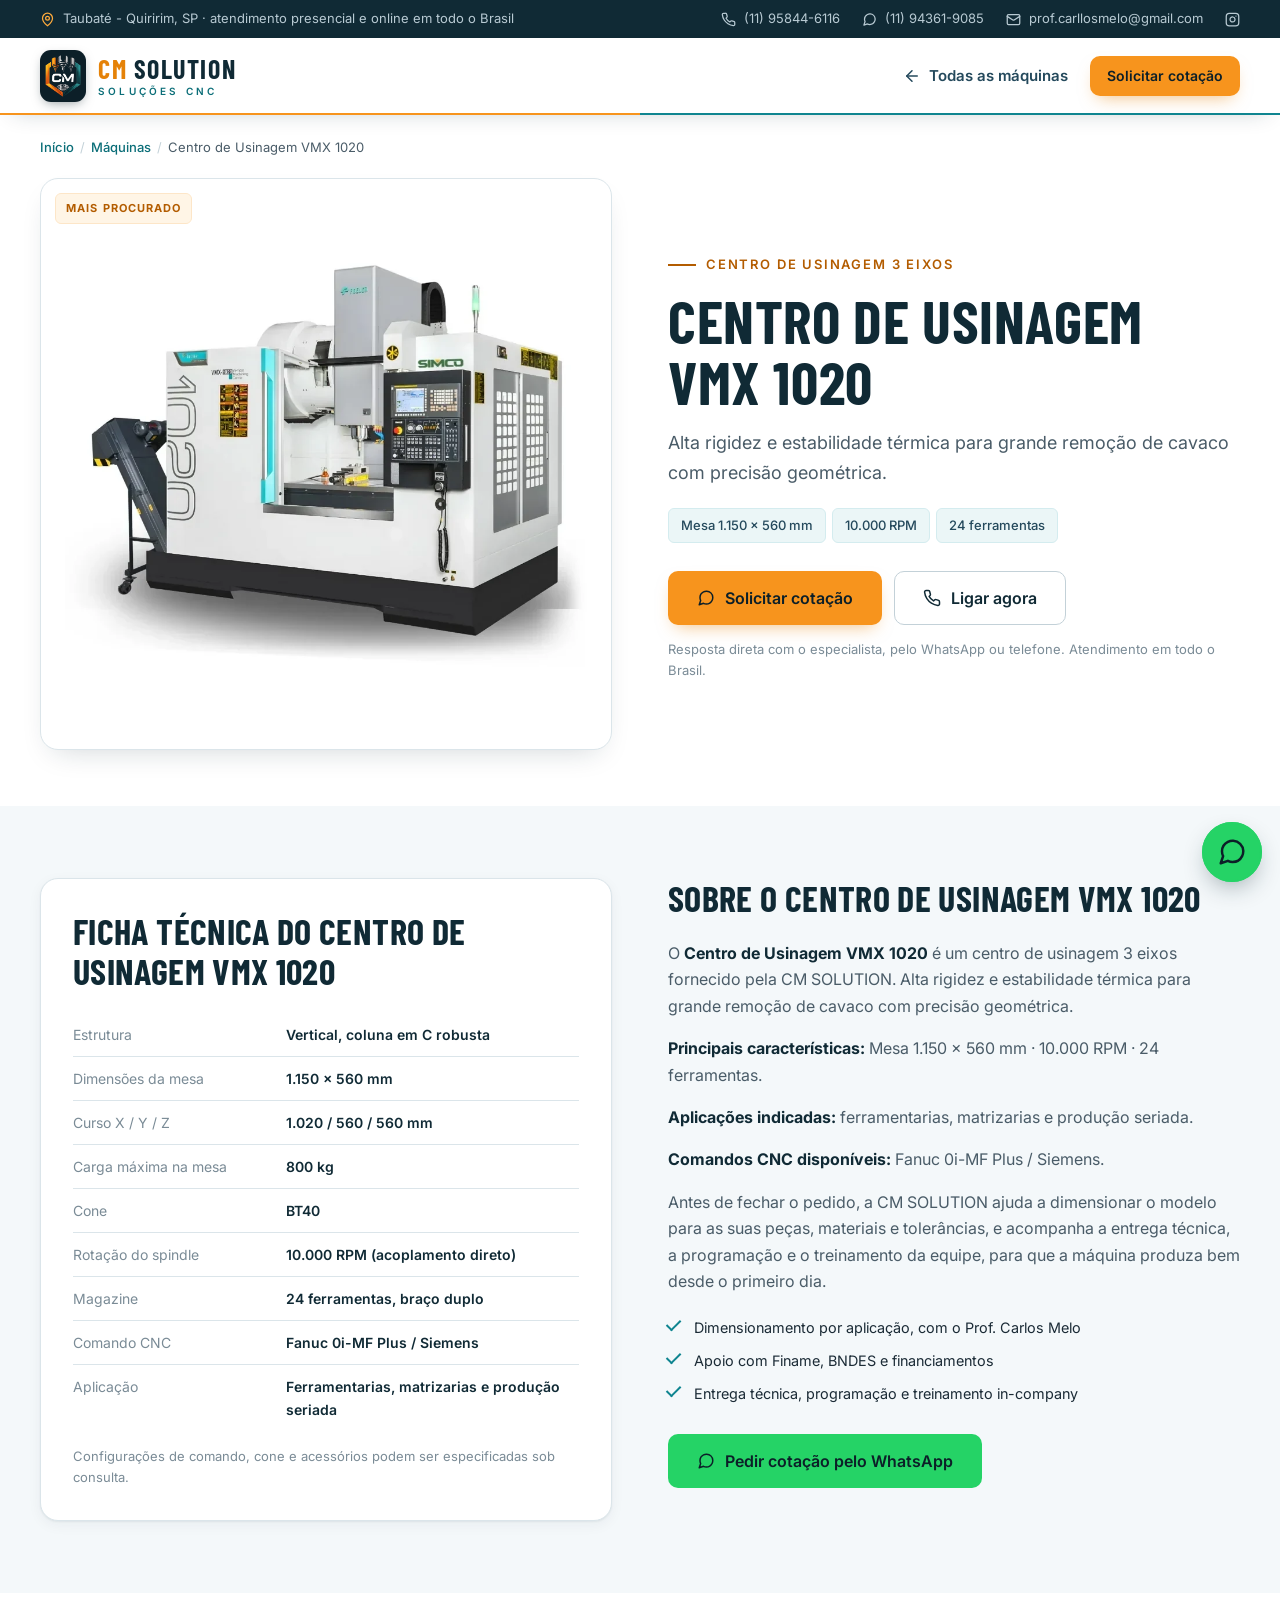
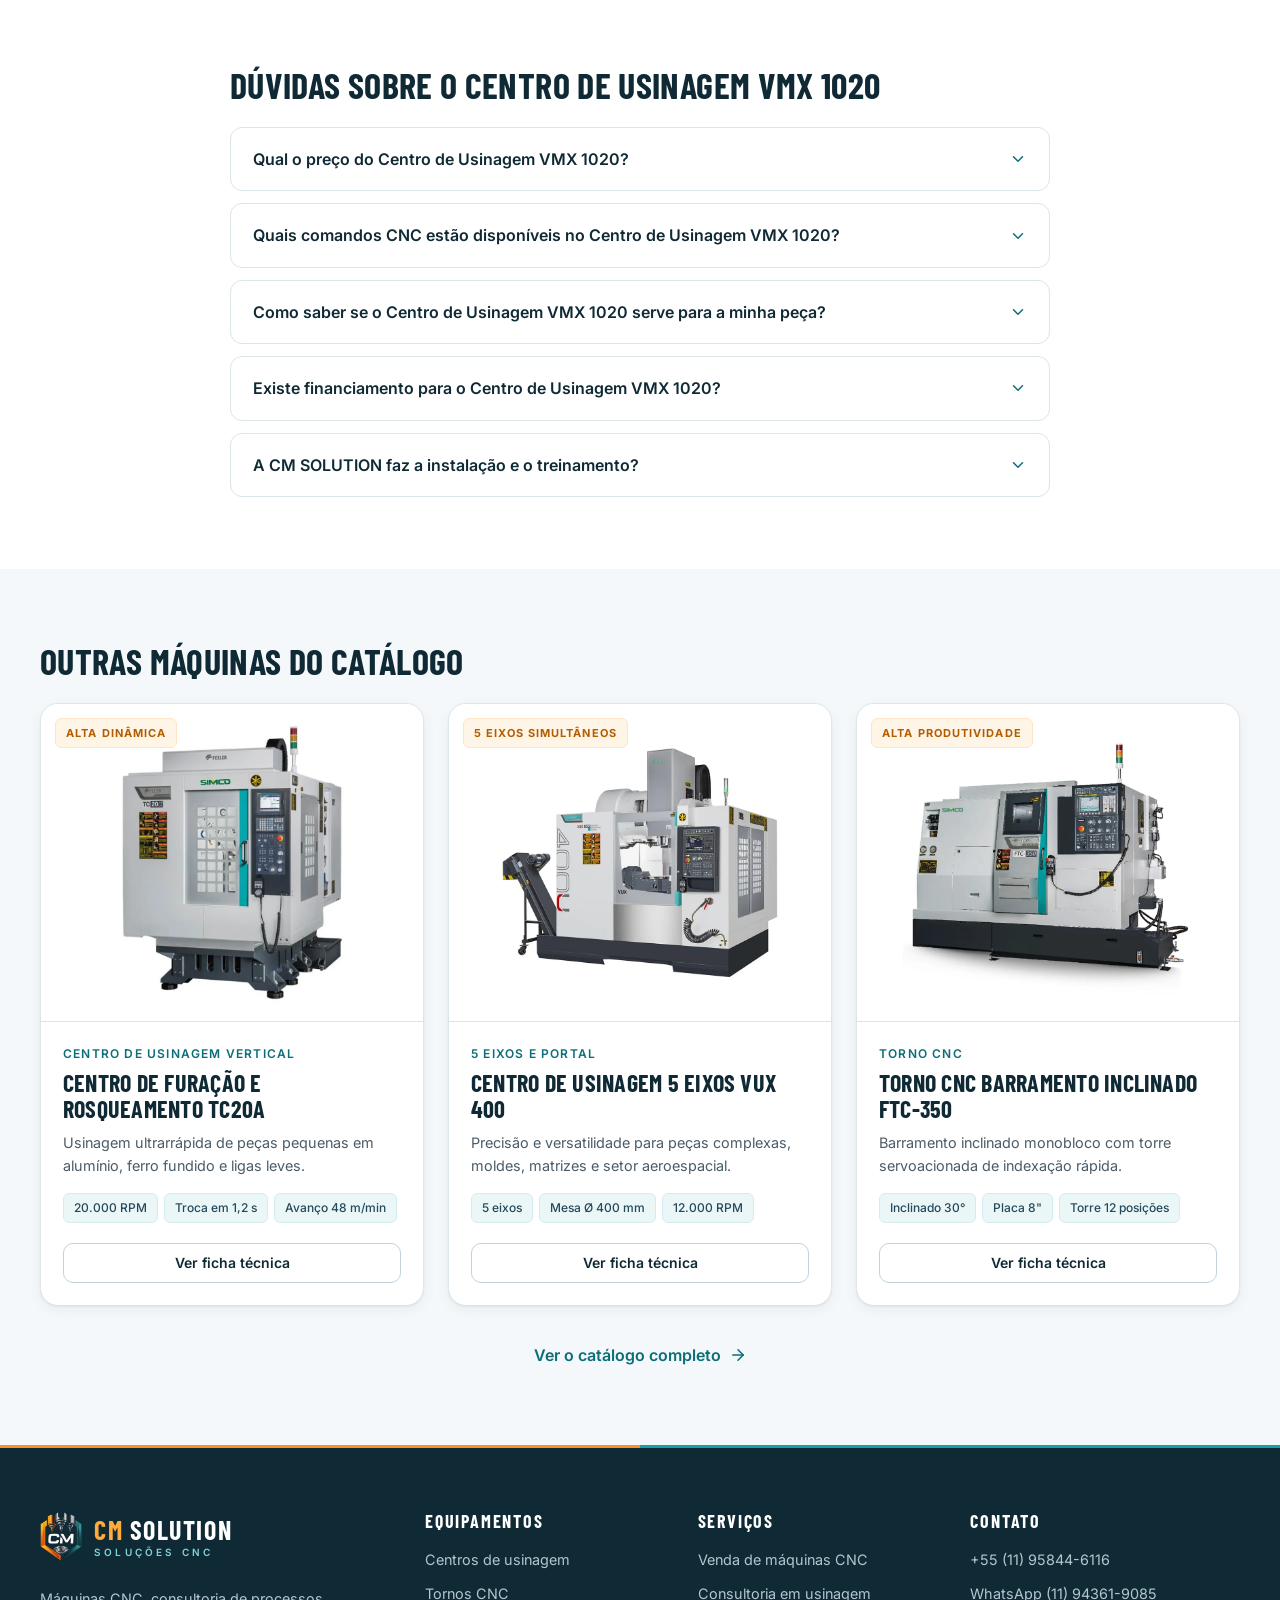
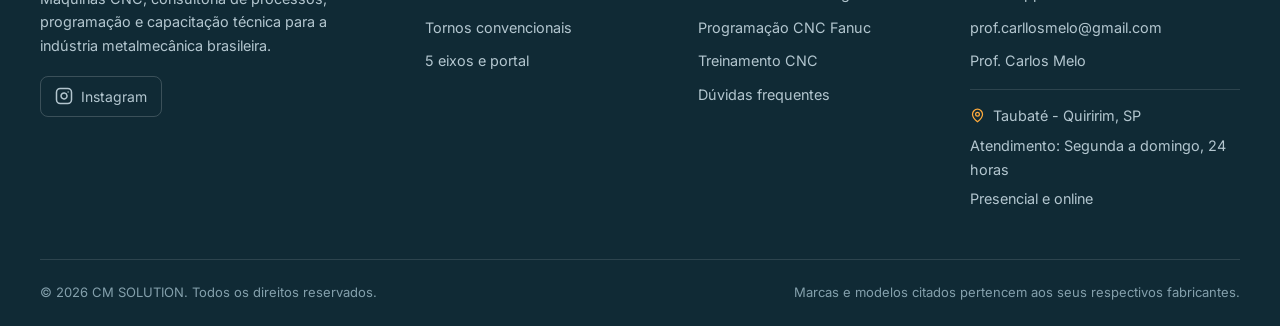
<file: maquinas/centro-de-usinagem-vmx-1020.html>
<!DOCTYPE html>
<html lang="pt-BR">
<head>
  <meta charset="utf-8">
  <meta name="viewport" content="width=device-width, initial-scale=1">
  <title>Centro de Usinagem VMX 1020: ficha técnica e cotação | CM SOLUTION</title>
  <meta name="description" content="Centro de Usinagem VMX 1020: Alta rigidez e estabilidade térmica para grande remoção de cavaco com precisão geométrica. Mesa 1.150 × 560 mm, 10.000 RPM, 24…">
  <meta name="robots" content="index, follow, max-image-preview:large">
  <meta name="theme-color" content="#102A35">
  <link rel="canonical" href="https://cam-2-iota.vercel.app/maquinas/centro-de-usinagem-vmx-1020">

  <meta property="og:type" content="website">
  <meta property="og:locale" content="pt_BR">
  <meta property="og:site_name" content="CM SOLUTION">
  <meta property="og:url" content="https://cam-2-iota.vercel.app/maquinas/centro-de-usinagem-vmx-1020">
  <meta property="og:title" content="Centro de Usinagem VMX 1020: ficha técnica e cotação | CM SOLUTION">
  <meta property="og:description" content="Centro de Usinagem VMX 1020: Alta rigidez e estabilidade térmica para grande remoção de cavaco com precisão geométrica. Mesa 1.150 × 560 mm, 10.000 RPM, 24…">
  <meta property="og:image" content="https://cam-2-iota.vercel.app/assets/img/brand/og-image.jpg">
  <meta property="og:image:width" content="1200">
  <meta property="og:image:height" content="630">
  <meta property="og:image:alt" content="Centro de Usinagem VMX 1020 — CM SOLUTION">
  <meta name="twitter:card" content="summary_large_image">

  <link rel="icon" type="image/png" sizes="64x64" href="/assets/img/brand/favicon-64.png">
  <link rel="apple-touch-icon" href="/assets/img/brand/favicon.png">

  <link rel="preconnect" href="https://fonts.googleapis.com">
  <link rel="preconnect" href="https://fonts.gstatic.com" crossorigin>
  <link href="https://fonts.googleapis.com/css2?family=Barlow+Condensed:wght@600;700&family=Inter:wght@400;500;600;700&display=swap" rel="stylesheet">
  <link rel="stylesheet" href="/assets/css/style.css">
  <link rel="stylesheet" href="/assets/css/machine.css">

  <script type="application/ld+json">
{
  "@context": "https://schema.org",
  "@graph": [
    {
      "@type": "WebPage",
      "@id": "https://cam-2-iota.vercel.app/maquinas/centro-de-usinagem-vmx-1020#pagina",
      "url": "https://cam-2-iota.vercel.app/maquinas/centro-de-usinagem-vmx-1020",
      "name": "Centro de Usinagem VMX 1020: ficha técnica e cotação | CM SOLUTION",
      "description": "Centro de Usinagem VMX 1020: Alta rigidez e estabilidade térmica para grande remoção de cavaco com precisão geométrica. Mesa 1.150 × 560 mm, 10.000 RPM, 24…",
      "inLanguage": "pt-BR",
      "isPartOf": {
        "@id": "https://cam-2-iota.vercel.app/#site"
      },
      "primaryImageOfPage": {
        "@type": "ImageObject",
        "url": "https://cam-2-iota.vercel.app/assets/img/machines/vmx1020.webp",
        "caption": "Centro de Usinagem VMX 1020"
      },
      "breadcrumb": {
        "@id": "https://cam-2-iota.vercel.app/maquinas/centro-de-usinagem-vmx-1020#migalhas"
      }
    },
    {
      "@type": "BreadcrumbList",
      "@id": "https://cam-2-iota.vercel.app/maquinas/centro-de-usinagem-vmx-1020#migalhas",
      "itemListElement": [
        {
          "@type": "ListItem",
          "position": 1,
          "name": "Início",
          "item": "https://cam-2-iota.vercel.app/"
        },
        {
          "@type": "ListItem",
          "position": 2,
          "name": "Máquinas",
          "item": "https://cam-2-iota.vercel.app/#maquinas"
        },
        {
          "@type": "ListItem",
          "position": 3,
          "name": "Centro de Usinagem VMX 1020",
          "item": "https://cam-2-iota.vercel.app/maquinas/centro-de-usinagem-vmx-1020"
        }
      ]
    }
  ]
}
  </script>
</head>
<body>

  <svg width="0" height="0" style="position:absolute" aria-hidden="true" focusable="false">
    <defs>
      <symbol id="i-phone" viewBox="0 0 24 24"><path d="M22 16.92v3a2 2 0 0 1-2.18 2 19.79 19.79 0 0 1-8.63-3.07 19.5 19.5 0 0 1-6-6 19.79 19.79 0 0 1-3.07-8.67A2 2 0 0 1 4.11 2h3a2 2 0 0 1 2 1.72 12.84 12.84 0 0 0 .7 2.81 2 2 0 0 1-.45 2.11L8.09 9.91a16 16 0 0 0 6 6l1.27-1.27a2 2 0 0 1 2.11-.45 12.84 12.84 0 0 0 2.81.7A2 2 0 0 1 22 16.92z"/></symbol>
      <symbol id="i-mail" viewBox="0 0 24 24"><rect x="2" y="4" width="20" height="16" rx="2"/><path d="m22 7-8.97 5.7a1.94 1.94 0 0 1-2.06 0L2 7"/></symbol>
      <symbol id="i-chat" viewBox="0 0 24 24"><path d="M21 11.5a8.38 8.38 0 0 1-.9 3.8 8.5 8.5 0 0 1-7.6 4.7 8.38 8.38 0 0 1-3.8-.9L3 21l1.9-5.7a8.38 8.38 0 0 1-.9-3.8 8.5 8.5 0 0 1 4.7-7.6 8.38 8.38 0 0 1 3.8-.9h.5a8.48 8.48 0 0 1 8 8v.5z"/></symbol>
      <symbol id="i-arrow-right" viewBox="0 0 24 24"><line x1="5" y1="12" x2="19" y2="12"/><polyline points="12 5 19 12 12 19"/></symbol>
      <symbol id="i-arrow-left" viewBox="0 0 24 24"><line x1="19" y1="12" x2="5" y2="12"/><polyline points="12 19 5 12 12 5"/></symbol>
      <symbol id="i-arrow-up-right" viewBox="0 0 24 24"><line x1="7" y1="17" x2="17" y2="7"/><polyline points="7 7 17 7 17 17"/></symbol>
      <symbol id="i-check" viewBox="0 0 24 24"><polyline points="20 6 9 17 4 12"/></symbol>
      <symbol id="i-pin" viewBox="0 0 24 24"><path d="M20 10c0 6-8 12-8 12s-8-6-8-12a8 8 0 0 1 16 0Z"/><circle cx="12" cy="10" r="3"/></symbol>
      <symbol id="i-chevron-down" viewBox="0 0 24 24"><polyline points="6 9 12 15 18 9"/></symbol>
    </defs>
  </svg>

  <a class="skip-link" href="#conteudo">Ir para o conteúdo</a>

  <div class="topbar">
    <div class="container topbar__inner">
      <p class="topbar__tag"><svg class="icon"><use href="#i-pin"/></svg> Taubaté - Quiririm, SP · atendimento presencial e online em todo o Brasil</p>
      <div class="topbar__links">
        <a href="tel:+5511958446116"><svg class="icon"><use href="#i-phone"/></svg> (11) 95844-6116</a>
        <a href="https://wa.me/5511943619085" target="_blank" rel="noopener"><svg class="icon"><use href="#i-chat"/></svg> (11) 94361-9085</a>
        <a href="mailto:prof.carllosmelo@gmail.com" class="topbar__mail"><svg class="icon"><use href="#i-mail"/></svg> prof.carllosmelo@gmail.com</a>
        <a href="https://www.instagram.com/melo3dcriandosolucoes/" target="_blank" rel="noopener me" aria-label="Instagram @melo3dcriandosolucoes"><svg class="icon" viewBox="0 0 24 24" aria-hidden="true"><rect x="2" y="2" width="20" height="20" rx="5" ry="5"/><path d="M16 11.37A4 4 0 1 1 12.63 8 4 4 0 0 1 16 11.37z"/><line x1="17.5" y1="6.5" x2="17.51" y2="6.5"/></svg></a>
      </div>
    </div>
  </div>

  <header class="header is-scrolled">
    <div class="container header__inner">
      <a href="/" class="brand" aria-label="CM SOLUTION — página inicial">
          <img src="/assets/img/brand/logo-cm.png" alt="" class="brand__mark" width="42" height="49">
          <span class="brand__text">
            <span class="brand__name"><b>CM</b> SOLUTION</span>
            <span class="brand__sub">Soluções CNC</span>
          </span>
        </a>
      <div class="mp-header__actions">
        <a href="/#maquinas" class="mp-header__back"><svg class="icon"><use href="#i-arrow-left"/></svg> Todas as máquinas</a>
        <a href="https://wa.me/5511943619085?text=Ol%C3%A1!%20Vim%20pelo%20site%20da%20CM%20SOLUTION%20e%20gostaria%20de%20uma%20cota%C3%A7%C3%A3o%20do%20Centro%20de%20Usinagem%20VMX%201020." target="_blank" rel="noopener" class="btn btn--primary btn--sm">Solicitar cotação</a>
      </div>
    </div>
  </header>

  <main id="conteudo">

    <section class="mp-hero">
      <div class="container">
        <nav class="crumbs" aria-label="Você está em">
          <ol>
            <li><a href="/">Início</a></li>
            <li><a href="/#maquinas">Máquinas</a></li>
            <li aria-current="page">Centro de Usinagem VMX 1020</li>
          </ol>
        </nav>

        <div class="mp-hero__grid">
          <div class="mp-hero__media">
            <span class="mc__badge">Mais procurado</span>
            <img src="/assets/img/machines/vmx1020.webp" alt="Centro de Usinagem VMX 1020" width="900" height="900" fetchpriority="high">
          </div>

          <div class="mp-hero__info">
            <p class="eyebrow">Centro de usinagem 3 eixos</p>
            <h1 class="mp-title">Centro de Usinagem VMX 1020</h1>
            <p class="mp-lead">Alta rigidez e estabilidade térmica para grande remoção de cavaco com precisão geométrica.</p>
            <ul class="mc__chips mp-chips"><li>Mesa 1.150 × 560 mm</li><li>10.000 RPM</li><li>24 ferramentas</li></ul>

            <div class="mp-actions">
              <a href="https://wa.me/5511943619085?text=Ol%C3%A1!%20Vim%20pelo%20site%20da%20CM%20SOLUTION%20e%20gostaria%20de%20uma%20cota%C3%A7%C3%A3o%20do%20Centro%20de%20Usinagem%20VMX%201020." target="_blank" rel="noopener" class="btn btn--primary btn--lg"><svg class="icon"><use href="#i-chat"/></svg> Solicitar cotação</a>
              <a href="tel:+5511958446116" class="btn btn--ghost btn--lg"><svg class="icon"><use href="#i-phone"/></svg> Ligar agora</a>
            </div>
            <p class="mp-note">Resposta direta com o especialista, pelo WhatsApp ou telefone. Atendimento em todo o Brasil.</p>
          </div>
        </div>
      </div>
    </section>

    <section class="section section--light mp-section">
      <div class="container mp-cols">
        <div class="mp-specs">
          <h2 class="mp-h2">Ficha técnica do Centro de Usinagem VMX 1020</h2>
          <table class="specs mp-table">
            <caption class="sr-only">Especificações técnicas do Centro de Usinagem VMX 1020</caption>
            <tbody>
              <tr><th scope="row">Estrutura</th><td>Vertical, coluna em C robusta</td></tr>
              <tr><th scope="row">Dimensões da mesa</th><td>1.150 × 560 mm</td></tr>
              <tr><th scope="row">Curso X / Y / Z</th><td>1.020 / 560 / 560 mm</td></tr>
              <tr><th scope="row">Carga máxima na mesa</th><td>800 kg</td></tr>
              <tr><th scope="row">Cone</th><td>BT40</td></tr>
              <tr><th scope="row">Rotação do spindle</th><td>10.000 RPM (acoplamento direto)</td></tr>
              <tr><th scope="row">Magazine</th><td>24 ferramentas, braço duplo</td></tr>
              <tr><th scope="row">Comando CNC</th><td>Fanuc 0i-MF Plus / Siemens</td></tr>
              <tr><th scope="row">Aplicação</th><td>Ferramentarias, matrizarias e produção seriada</td></tr>
            </tbody>
          </table>
          <p class="mp-note">Configurações de comando, cone e acessórios podem ser especificadas sob consulta.</p>
        </div>

        <div class="mp-about">
          <h2 class="mp-h2">Sobre o Centro de Usinagem VMX 1020</h2>
          <p>O <strong>Centro de Usinagem VMX 1020</strong> é um centro de usinagem 3 eixos fornecido pela CM SOLUTION. Alta rigidez e estabilidade térmica para grande remoção de cavaco com precisão geométrica.</p>
          <p><strong>Principais características:</strong> Mesa 1.150 × 560 mm · 10.000 RPM · 24 ferramentas.</p>
          <p><strong>Aplicações indicadas:</strong> ferramentarias, matrizarias e produção seriada.</p>
          <p><strong>Comandos CNC disponíveis:</strong> Fanuc 0i-MF Plus / Siemens.</p>
          <p>Antes de fechar o pedido, a CM SOLUTION ajuda a dimensionar o modelo para as suas peças, materiais e tolerâncias, e acompanha a entrega técnica, a programação e o treinamento da equipe, para que a máquina produza bem desde o primeiro dia.</p>
          <ul class="ticks mp-ticks">
            <li>Dimensionamento por aplicação, com o Prof. Carlos Melo</li>
            <li>Apoio com Finame, BNDES e financiamentos</li>
            <li>Entrega técnica, programação e treinamento in-company</li>
          </ul>
          <a href="https://wa.me/5511943619085?text=Ol%C3%A1!%20Vim%20pelo%20site%20da%20CM%20SOLUTION%20e%20gostaria%20de%20uma%20cota%C3%A7%C3%A3o%20do%20Centro%20de%20Usinagem%20VMX%201020." target="_blank" rel="noopener" class="btn btn--whatsapp btn--lg"><svg class="icon"><use href="#i-chat"/></svg> Pedir cotação pelo WhatsApp</a>
        </div>
      </div>
    </section>

    <section class="section section--white mp-section">
      <div class="container container--narrow">
        <h2 class="mp-h2">Dúvidas sobre o Centro de Usinagem VMX 1020</h2>
        <div class="mp-faq">
          <details>
            <summary><span>Qual o preço do Centro de Usinagem VMX 1020?</span><svg class="icon"><use href="#i-chevron-down"/></svg></summary>
            <p>O valor depende do comando CNC, dos acessórios e das condições comerciais escolhidas. Peça a cotação pelo WhatsApp e enviamos a proposta para a configuração que você precisa.</p>
          </details>
          <details>
            <summary><span>Quais comandos CNC estão disponíveis no Centro de Usinagem VMX 1020?</span><svg class="icon"><use href="#i-chevron-down"/></svg></summary>
            <p>Fanuc 0i-MF Plus / Siemens. Ajudamos a escolher o comando mais adequado à sua aplicação e à equipe que vai operar a máquina.</p>
          </details>
          <details>
            <summary><span>Como saber se o Centro de Usinagem VMX 1020 serve para a minha peça?</span><svg class="icon"><use href="#i-chevron-down"/></svg></summary>
            <p>Envie o tamanho e o peso da peça, o material e as tolerâncias. Analisamos o seu portfólio e indicamos se este é o modelo ideal ou se outro do catálogo atende melhor.</p>
          </details>
          <details>
            <summary><span>Existe financiamento para o Centro de Usinagem VMX 1020?</span><svg class="icon"><use href="#i-chevron-down"/></svg></summary>
            <p>Auxiliamos no direcionamento para linhas como Finame, Cartão BNDES e leasing, conforme as condições vigentes.</p>
          </details>
          <details>
            <summary><span>A CM SOLUTION faz a instalação e o treinamento?</span><svg class="icon"><use href="#i-chevron-down"/></svg></summary>
            <p>Sim. Orientamos a infraestrutura civil e elétrica, acompanhamos o nivelamento e fazemos a entrega técnica presencial, usinando a primeira peça de validação. Também oferecemos treinamento de operação e programação para a sua equipe.</p>
          </details>
        </div>
      </div>
    </section>

    <section class="section section--light mp-section">
      <div class="container">
        <h2 class="mp-h2">Outras máquinas do catálogo</h2>
        <div class="mp-related">
        <article class="mc">
          <a class="mc__media" href="/maquinas/centro-de-furacao-e-rosqueamento-tc20a" aria-label="Ver Centro de Furação e Rosqueamento TC20A">
            <span class="mc__badge">Alta dinâmica</span>
            <img src="/assets/img/machines/tc20a.webp" alt="Centro de Furação e Rosqueamento TC20A" loading="lazy" width="900" height="900">
          </a>
          <div class="mc__body">
            <p class="mc__cat">Centro de usinagem vertical</p>
            <h3 class="mc__name"><a href="/maquinas/centro-de-furacao-e-rosqueamento-tc20a">Centro de Furação e Rosqueamento TC20A</a></h3>
            <p class="mc__tag">Usinagem ultrarrápida de peças pequenas em alumínio, ferro fundido e ligas leves.</p>
            <ul class="mc__chips"><li>20.000 RPM</li><li>Troca em 1,2 s</li><li>Avanço 48 m/min</li></ul>
            <div class="mc__actions">
              <a class="btn btn--outline btn--sm" href="/maquinas/centro-de-furacao-e-rosqueamento-tc20a">Ver ficha técnica</a>
            </div>
          </div>
        </article>
        <article class="mc">
          <a class="mc__media" href="/maquinas/centro-de-usinagem-5-eixos-vux-400" aria-label="Ver Centro de Usinagem 5 Eixos VUX 400">
            <span class="mc__badge">5 eixos simultâneos</span>
            <img src="/assets/img/machines/vux400.webp" alt="Centro de Usinagem 5 Eixos VUX 400" loading="lazy" width="900" height="900">
          </a>
          <div class="mc__body">
            <p class="mc__cat">5 eixos e portal</p>
            <h3 class="mc__name"><a href="/maquinas/centro-de-usinagem-5-eixos-vux-400">Centro de Usinagem 5 Eixos VUX 400</a></h3>
            <p class="mc__tag">Precisão e versatilidade para peças complexas, moldes, matrizes e setor aeroespacial.</p>
            <ul class="mc__chips"><li>5 eixos</li><li>Mesa Ø 400 mm</li><li>12.000 RPM</li></ul>
            <div class="mc__actions">
              <a class="btn btn--outline btn--sm" href="/maquinas/centro-de-usinagem-5-eixos-vux-400">Ver ficha técnica</a>
            </div>
          </div>
        </article>
        <article class="mc">
          <a class="mc__media" href="/maquinas/torno-cnc-barramento-inclinado-ftc-350" aria-label="Ver Torno CNC Barramento Inclinado FTC-350">
            <span class="mc__badge">Alta produtividade</span>
            <img src="/assets/img/machines/ftc350.webp" alt="Torno CNC Barramento Inclinado FTC-350" loading="lazy" width="900" height="900">
          </a>
          <div class="mc__body">
            <p class="mc__cat">Torno CNC</p>
            <h3 class="mc__name"><a href="/maquinas/torno-cnc-barramento-inclinado-ftc-350">Torno CNC Barramento Inclinado FTC-350</a></h3>
            <p class="mc__tag">Barramento inclinado monobloco com torre servoacionada de indexação rápida.</p>
            <ul class="mc__chips"><li>Inclinado 30°</li><li>Placa 8&quot;</li><li>Torre 12 posições</li></ul>
            <div class="mc__actions">
              <a class="btn btn--outline btn--sm" href="/maquinas/torno-cnc-barramento-inclinado-ftc-350">Ver ficha técnica</a>
            </div>
          </div>
        </article>
        </div>
        <p class="mp-all"><a class="link-btn" href="/#maquinas">Ver o catálogo completo <svg class="icon"><use href="#i-arrow-right"/></svg></a></p>
      </div>
    </section>
  </main>

  <footer class="footer">
    <div class="container footer__grid">
      <div class="footer__brand">
        <a href="/" class="brand" aria-label="CM SOLUTION — página inicial">
          <img src="/assets/img/brand/logo-cm.png" alt="" class="brand__mark" width="42" height="49">
          <span class="brand__text">
            <span class="brand__name"><b>CM</b> SOLUTION</span>
            <span class="brand__sub">Soluções CNC</span>
          </span>
        </a>
        <p>Máquinas CNC, consultoria de processos, programação e capacitação técnica para a indústria metalmecânica brasileira.</p>
        <div class="footer__social">
          <a href="https://www.instagram.com/melo3dcriandosolucoes/" target="_blank" rel="noopener me" aria-label="Instagram @melo3dcriandosolucoes"><svg class="icon" viewBox="0 0 24 24" aria-hidden="true"><rect x="2" y="2" width="20" height="20" rx="5" ry="5"/><path d="M16 11.37A4 4 0 1 1 12.63 8 4 4 0 0 1 16 11.37z"/><line x1="17.5" y1="6.5" x2="17.51" y2="6.5"/></svg> Instagram</a>
        </div>
      </div>

      <nav class="footer__col" aria-label="Equipamentos">
        <h4>Equipamentos</h4>
        <a href="/#maquinas" data-line="centros">Centros de usinagem</a>
        <a href="/#maquinas" data-line="tornos-cnc">Tornos CNC</a>
        <a href="/#maquinas" data-line="tornos-conv">Tornos convencionais</a>
        <a href="/#maquinas" data-line="5eixos-portal">5 eixos e portal</a>
      </nav>

      <nav class="footer__col" aria-label="Serviços">
        <h4>Serviços</h4>
        <a href="/venda-de-centro-de-usinagem-cnc">Venda de máquinas CNC</a>
        <a href="/consultoria-em-usinagem-cnc">Consultoria em usinagem</a>
        <a href="/programacao-cnc-fanuc">Programação CNC Fanuc</a>
        <a href="/treinamento-cnc">Treinamento CNC</a>
        <a href="/#faq">Dúvidas frequentes</a>
      </nav>

      <div class="footer__col">
        <h4>Contato</h4>
        <a href="tel:+5511958446116">+55 (11) 95844-6116</a>
        <a href="https://wa.me/5511943619085" target="_blank" rel="noopener">WhatsApp (11) 94361-9085</a>
        <a href="mailto:prof.carllosmelo@gmail.com">prof.carllosmelo@gmail.com</a>
        <span>Prof. Carlos Melo</span>
        <address class="footer__addr">
          <span><svg class="icon"><use href="#i-pin"/></svg> Taubaté - Quiririm, SP</span>
          <span>Atendimento: Segunda a domingo, 24 horas</span>
          <span>Presencial e online</span>
        </address>
      </div>
    </div>

    <div class="container footer__bottom">
      <p>© <span id="year">2026</span> CM SOLUTION. Todos os direitos reservados.</p>
      <p>Marcas e modelos citados pertencem aos seus respectivos fabricantes.</p>
    </div>
  </footer>

  <a href="https://wa.me/5511943619085?text=Ol%C3%A1!%20Vim%20pelo%20site%20da%20CM%20SOLUTION%20e%20gostaria%20de%20uma%20cota%C3%A7%C3%A3o%20do%20Centro%20de%20Usinagem%20VMX%201020." target="_blank" rel="noopener" class="fab fab--wa" aria-label="Falar no WhatsApp sobre o Centro de Usinagem VMX 1020">
    <svg class="icon icon--xl"><use href="#i-chat"/></svg>
  </a>
</body>
</html>
</file>
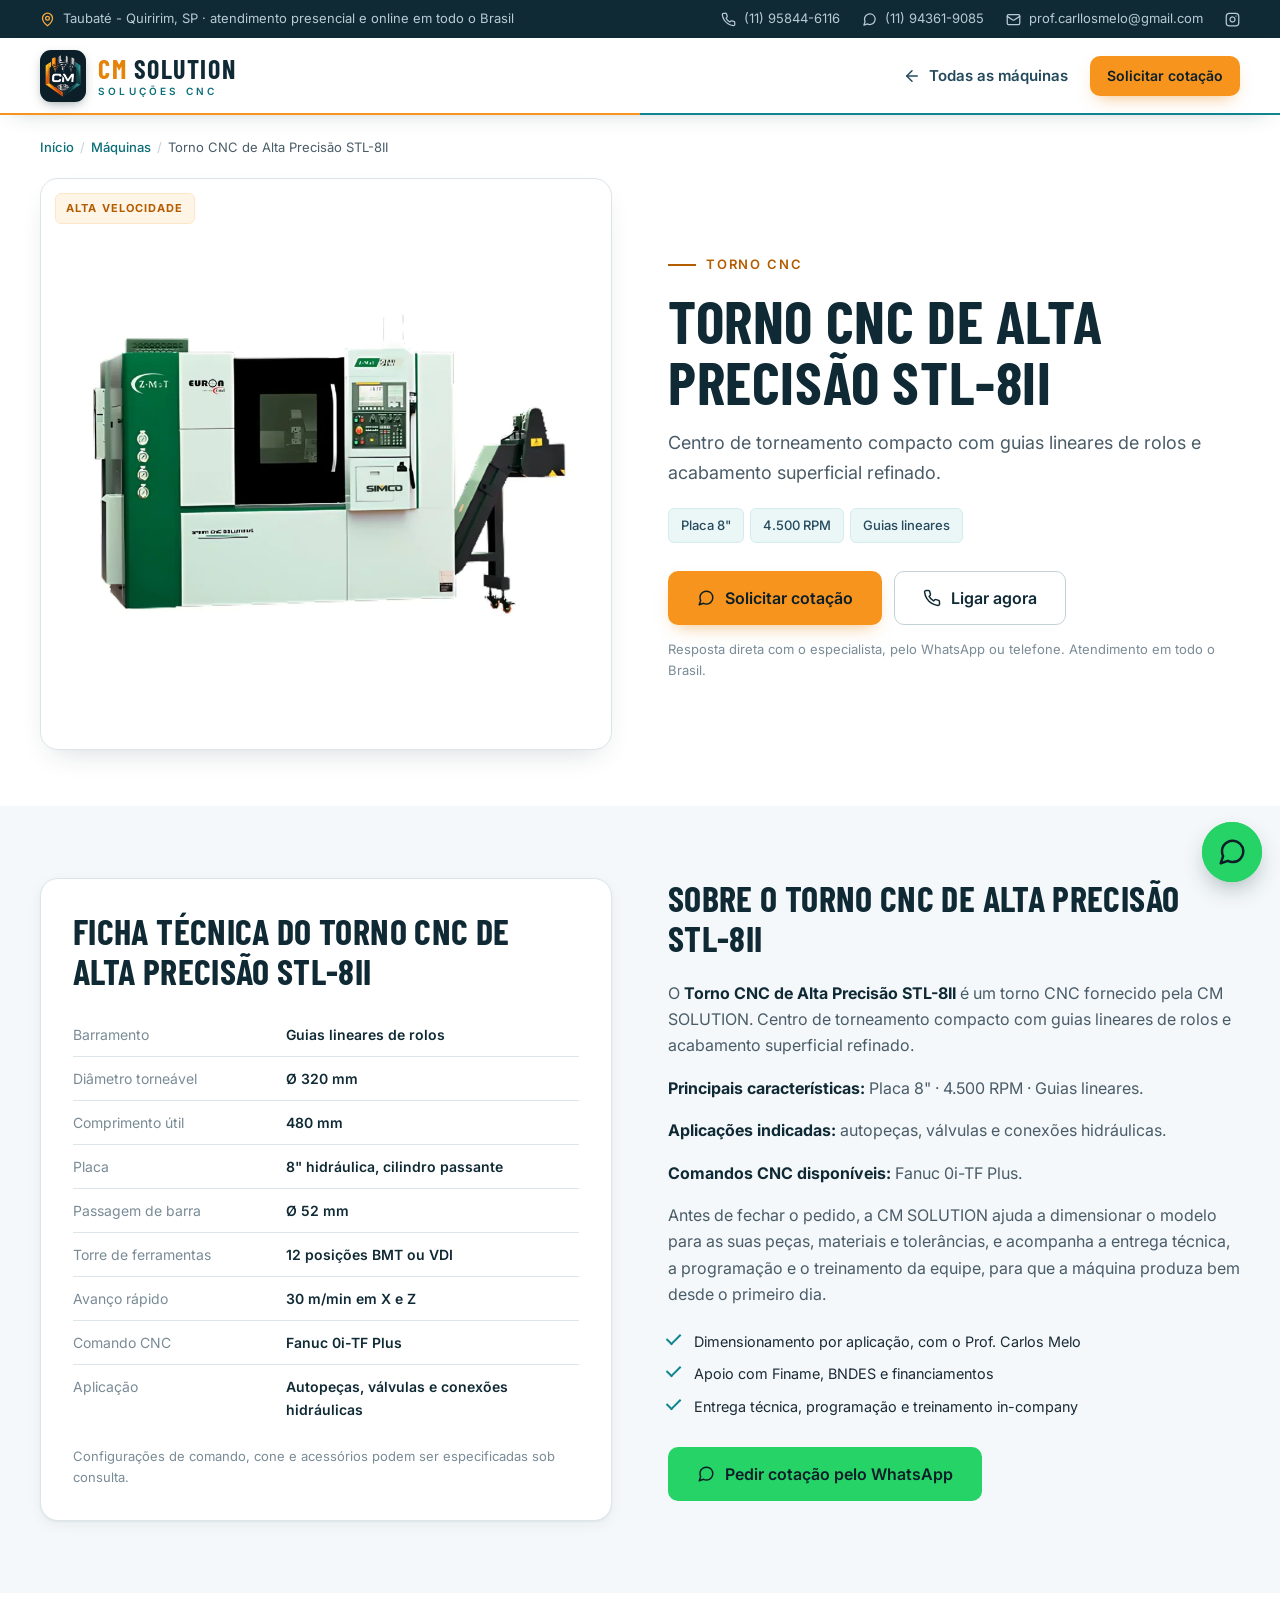
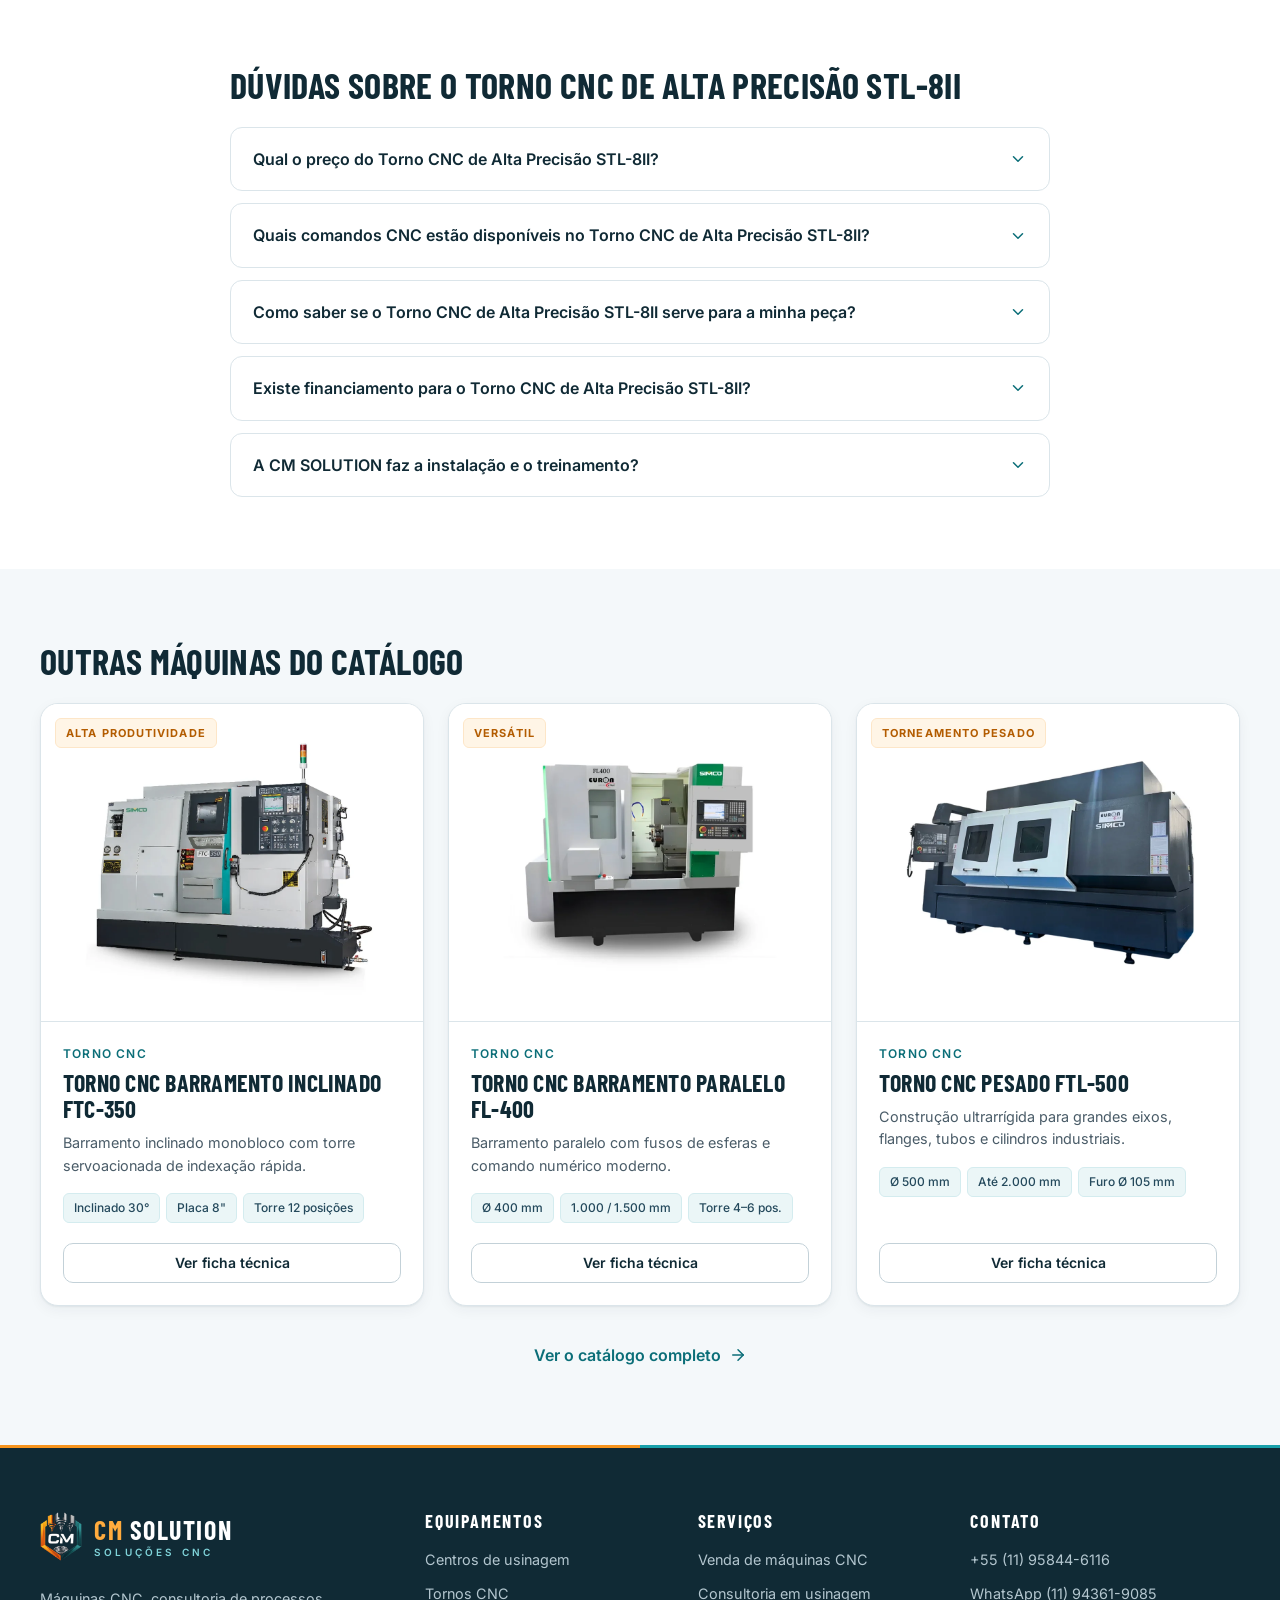
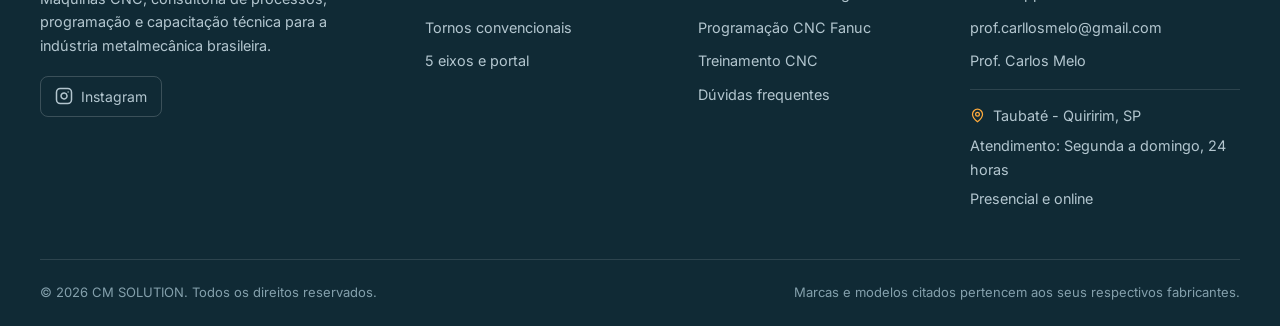
<file: maquinas/torno-cnc-alta-precisao-stl-8ii.html>
<!DOCTYPE html>
<html lang="pt-BR">
<head>
  <meta charset="utf-8">
  <meta name="viewport" content="width=device-width, initial-scale=1">
  <title>Torno CNC de Alta Precisão STL-8II: ficha técnica e cotação | CM SOLUTION</title>
  <meta name="description" content="Torno CNC de Alta Precisão STL-8II: Centro de torneamento compacto com guias lineares de rolos e acabamento superficial refinado. Placa 8&quot;, 4.500 RPM, Guias…">
  <meta name="robots" content="index, follow, max-image-preview:large">
  <meta name="theme-color" content="#102A35">
  <link rel="canonical" href="https://cam-2-iota.vercel.app/maquinas/torno-cnc-alta-precisao-stl-8ii">

  <meta property="og:type" content="website">
  <meta property="og:locale" content="pt_BR">
  <meta property="og:site_name" content="CM SOLUTION">
  <meta property="og:url" content="https://cam-2-iota.vercel.app/maquinas/torno-cnc-alta-precisao-stl-8ii">
  <meta property="og:title" content="Torno CNC de Alta Precisão STL-8II: ficha técnica e cotação | CM SOLUTION">
  <meta property="og:description" content="Torno CNC de Alta Precisão STL-8II: Centro de torneamento compacto com guias lineares de rolos e acabamento superficial refinado. Placa 8&quot;, 4.500 RPM, Guias…">
  <meta property="og:image" content="https://cam-2-iota.vercel.app/assets/img/brand/og-image.jpg">
  <meta property="og:image:width" content="1200">
  <meta property="og:image:height" content="630">
  <meta property="og:image:alt" content="Torno CNC de Alta Precisão STL-8II — CM SOLUTION">
  <meta name="twitter:card" content="summary_large_image">

  <link rel="icon" type="image/png" sizes="64x64" href="/assets/img/brand/favicon-64.png">
  <link rel="apple-touch-icon" href="/assets/img/brand/favicon.png">

  <link rel="preconnect" href="https://fonts.googleapis.com">
  <link rel="preconnect" href="https://fonts.gstatic.com" crossorigin>
  <link href="https://fonts.googleapis.com/css2?family=Barlow+Condensed:wght@600;700&family=Inter:wght@400;500;600;700&display=swap" rel="stylesheet">
  <link rel="stylesheet" href="/assets/css/style.css">
  <link rel="stylesheet" href="/assets/css/machine.css">

  <script type="application/ld+json">
{
  "@context": "https://schema.org",
  "@graph": [
    {
      "@type": "WebPage",
      "@id": "https://cam-2-iota.vercel.app/maquinas/torno-cnc-alta-precisao-stl-8ii#pagina",
      "url": "https://cam-2-iota.vercel.app/maquinas/torno-cnc-alta-precisao-stl-8ii",
      "name": "Torno CNC de Alta Precisão STL-8II: ficha técnica e cotação | CM SOLUTION",
      "description": "Torno CNC de Alta Precisão STL-8II: Centro de torneamento compacto com guias lineares de rolos e acabamento superficial refinado. Placa 8\", 4.500 RPM, Guias…",
      "inLanguage": "pt-BR",
      "isPartOf": {
        "@id": "https://cam-2-iota.vercel.app/#site"
      },
      "primaryImageOfPage": {
        "@type": "ImageObject",
        "url": "https://cam-2-iota.vercel.app/assets/img/machines/stl8ii.webp",
        "caption": "Torno CNC de Alta Precisão STL-8II"
      },
      "breadcrumb": {
        "@id": "https://cam-2-iota.vercel.app/maquinas/torno-cnc-alta-precisao-stl-8ii#migalhas"
      }
    },
    {
      "@type": "BreadcrumbList",
      "@id": "https://cam-2-iota.vercel.app/maquinas/torno-cnc-alta-precisao-stl-8ii#migalhas",
      "itemListElement": [
        {
          "@type": "ListItem",
          "position": 1,
          "name": "Início",
          "item": "https://cam-2-iota.vercel.app/"
        },
        {
          "@type": "ListItem",
          "position": 2,
          "name": "Máquinas",
          "item": "https://cam-2-iota.vercel.app/#maquinas"
        },
        {
          "@type": "ListItem",
          "position": 3,
          "name": "Torno CNC de Alta Precisão STL-8II",
          "item": "https://cam-2-iota.vercel.app/maquinas/torno-cnc-alta-precisao-stl-8ii"
        }
      ]
    }
  ]
}
  </script>
</head>
<body>

  <svg width="0" height="0" style="position:absolute" aria-hidden="true" focusable="false">
    <defs>
      <symbol id="i-phone" viewBox="0 0 24 24"><path d="M22 16.92v3a2 2 0 0 1-2.18 2 19.79 19.79 0 0 1-8.63-3.07 19.5 19.5 0 0 1-6-6 19.79 19.79 0 0 1-3.07-8.67A2 2 0 0 1 4.11 2h3a2 2 0 0 1 2 1.72 12.84 12.84 0 0 0 .7 2.81 2 2 0 0 1-.45 2.11L8.09 9.91a16 16 0 0 0 6 6l1.27-1.27a2 2 0 0 1 2.11-.45 12.84 12.84 0 0 0 2.81.7A2 2 0 0 1 22 16.92z"/></symbol>
      <symbol id="i-mail" viewBox="0 0 24 24"><rect x="2" y="4" width="20" height="16" rx="2"/><path d="m22 7-8.97 5.7a1.94 1.94 0 0 1-2.06 0L2 7"/></symbol>
      <symbol id="i-chat" viewBox="0 0 24 24"><path d="M21 11.5a8.38 8.38 0 0 1-.9 3.8 8.5 8.5 0 0 1-7.6 4.7 8.38 8.38 0 0 1-3.8-.9L3 21l1.9-5.7a8.38 8.38 0 0 1-.9-3.8 8.5 8.5 0 0 1 4.7-7.6 8.38 8.38 0 0 1 3.8-.9h.5a8.48 8.48 0 0 1 8 8v.5z"/></symbol>
      <symbol id="i-arrow-right" viewBox="0 0 24 24"><line x1="5" y1="12" x2="19" y2="12"/><polyline points="12 5 19 12 12 19"/></symbol>
      <symbol id="i-arrow-left" viewBox="0 0 24 24"><line x1="19" y1="12" x2="5" y2="12"/><polyline points="12 19 5 12 12 5"/></symbol>
      <symbol id="i-arrow-up-right" viewBox="0 0 24 24"><line x1="7" y1="17" x2="17" y2="7"/><polyline points="7 7 17 7 17 17"/></symbol>
      <symbol id="i-check" viewBox="0 0 24 24"><polyline points="20 6 9 17 4 12"/></symbol>
      <symbol id="i-pin" viewBox="0 0 24 24"><path d="M20 10c0 6-8 12-8 12s-8-6-8-12a8 8 0 0 1 16 0Z"/><circle cx="12" cy="10" r="3"/></symbol>
      <symbol id="i-chevron-down" viewBox="0 0 24 24"><polyline points="6 9 12 15 18 9"/></symbol>
    </defs>
  </svg>

  <a class="skip-link" href="#conteudo">Ir para o conteúdo</a>

  <div class="topbar">
    <div class="container topbar__inner">
      <p class="topbar__tag"><svg class="icon"><use href="#i-pin"/></svg> Taubaté - Quiririm, SP · atendimento presencial e online em todo o Brasil</p>
      <div class="topbar__links">
        <a href="tel:+5511958446116"><svg class="icon"><use href="#i-phone"/></svg> (11) 95844-6116</a>
        <a href="https://wa.me/5511943619085" target="_blank" rel="noopener"><svg class="icon"><use href="#i-chat"/></svg> (11) 94361-9085</a>
        <a href="mailto:prof.carllosmelo@gmail.com" class="topbar__mail"><svg class="icon"><use href="#i-mail"/></svg> prof.carllosmelo@gmail.com</a>
        <a href="https://www.instagram.com/melo3dcriandosolucoes/" target="_blank" rel="noopener me" aria-label="Instagram @melo3dcriandosolucoes"><svg class="icon" viewBox="0 0 24 24" aria-hidden="true"><rect x="2" y="2" width="20" height="20" rx="5" ry="5"/><path d="M16 11.37A4 4 0 1 1 12.63 8 4 4 0 0 1 16 11.37z"/><line x1="17.5" y1="6.5" x2="17.51" y2="6.5"/></svg></a>
      </div>
    </div>
  </div>

  <header class="header is-scrolled">
    <div class="container header__inner">
      <a href="/" class="brand" aria-label="CM SOLUTION — página inicial">
          <img src="/assets/img/brand/logo-cm.png" alt="" class="brand__mark" width="42" height="49">
          <span class="brand__text">
            <span class="brand__name"><b>CM</b> SOLUTION</span>
            <span class="brand__sub">Soluções CNC</span>
          </span>
        </a>
      <div class="mp-header__actions">
        <a href="/#maquinas" class="mp-header__back"><svg class="icon"><use href="#i-arrow-left"/></svg> Todas as máquinas</a>
        <a href="https://wa.me/5511943619085?text=Ol%C3%A1!%20Vim%20pelo%20site%20da%20CM%20SOLUTION%20e%20gostaria%20de%20uma%20cota%C3%A7%C3%A3o%20do%20Torno%20CNC%20de%20Alta%20Precis%C3%A3o%20STL-8II." target="_blank" rel="noopener" class="btn btn--primary btn--sm">Solicitar cotação</a>
      </div>
    </div>
  </header>

  <main id="conteudo">

    <section class="mp-hero">
      <div class="container">
        <nav class="crumbs" aria-label="Você está em">
          <ol>
            <li><a href="/">Início</a></li>
            <li><a href="/#maquinas">Máquinas</a></li>
            <li aria-current="page">Torno CNC de Alta Precisão STL-8II</li>
          </ol>
        </nav>

        <div class="mp-hero__grid">
          <div class="mp-hero__media">
            <span class="mc__badge">Alta velocidade</span>
            <img src="/assets/img/machines/stl8ii.webp" alt="Torno CNC de Alta Precisão STL-8II" width="900" height="900" fetchpriority="high">
          </div>

          <div class="mp-hero__info">
            <p class="eyebrow">Torno CNC</p>
            <h1 class="mp-title">Torno CNC de Alta Precisão STL-8II</h1>
            <p class="mp-lead">Centro de torneamento compacto com guias lineares de rolos e acabamento superficial refinado.</p>
            <ul class="mc__chips mp-chips"><li>Placa 8&quot;</li><li>4.500 RPM</li><li>Guias lineares</li></ul>

            <div class="mp-actions">
              <a href="https://wa.me/5511943619085?text=Ol%C3%A1!%20Vim%20pelo%20site%20da%20CM%20SOLUTION%20e%20gostaria%20de%20uma%20cota%C3%A7%C3%A3o%20do%20Torno%20CNC%20de%20Alta%20Precis%C3%A3o%20STL-8II." target="_blank" rel="noopener" class="btn btn--primary btn--lg"><svg class="icon"><use href="#i-chat"/></svg> Solicitar cotação</a>
              <a href="tel:+5511958446116" class="btn btn--ghost btn--lg"><svg class="icon"><use href="#i-phone"/></svg> Ligar agora</a>
            </div>
            <p class="mp-note">Resposta direta com o especialista, pelo WhatsApp ou telefone. Atendimento em todo o Brasil.</p>
          </div>
        </div>
      </div>
    </section>

    <section class="section section--light mp-section">
      <div class="container mp-cols">
        <div class="mp-specs">
          <h2 class="mp-h2">Ficha técnica do Torno CNC de Alta Precisão STL-8II</h2>
          <table class="specs mp-table">
            <caption class="sr-only">Especificações técnicas do Torno CNC de Alta Precisão STL-8II</caption>
            <tbody>
              <tr><th scope="row">Barramento</th><td>Guias lineares de rolos</td></tr>
              <tr><th scope="row">Diâmetro torneável</th><td>Ø 320 mm</td></tr>
              <tr><th scope="row">Comprimento útil</th><td>480 mm</td></tr>
              <tr><th scope="row">Placa</th><td>8&quot; hidráulica, cilindro passante</td></tr>
              <tr><th scope="row">Passagem de barra</th><td>Ø 52 mm</td></tr>
              <tr><th scope="row">Torre de ferramentas</th><td>12 posições BMT ou VDI</td></tr>
              <tr><th scope="row">Avanço rápido</th><td>30 m/min em X e Z</td></tr>
              <tr><th scope="row">Comando CNC</th><td>Fanuc 0i-TF Plus</td></tr>
              <tr><th scope="row">Aplicação</th><td>Autopeças, válvulas e conexões hidráulicas</td></tr>
            </tbody>
          </table>
          <p class="mp-note">Configurações de comando, cone e acessórios podem ser especificadas sob consulta.</p>
        </div>

        <div class="mp-about">
          <h2 class="mp-h2">Sobre o Torno CNC de Alta Precisão STL-8II</h2>
          <p>O <strong>Torno CNC de Alta Precisão STL-8II</strong> é um torno CNC fornecido pela CM SOLUTION. Centro de torneamento compacto com guias lineares de rolos e acabamento superficial refinado.</p>
          <p><strong>Principais características:</strong> Placa 8&quot; · 4.500 RPM · Guias lineares.</p>
          <p><strong>Aplicações indicadas:</strong> autopeças, válvulas e conexões hidráulicas.</p>
          <p><strong>Comandos CNC disponíveis:</strong> Fanuc 0i-TF Plus.</p>
          <p>Antes de fechar o pedido, a CM SOLUTION ajuda a dimensionar o modelo para as suas peças, materiais e tolerâncias, e acompanha a entrega técnica, a programação e o treinamento da equipe, para que a máquina produza bem desde o primeiro dia.</p>
          <ul class="ticks mp-ticks">
            <li>Dimensionamento por aplicação, com o Prof. Carlos Melo</li>
            <li>Apoio com Finame, BNDES e financiamentos</li>
            <li>Entrega técnica, programação e treinamento in-company</li>
          </ul>
          <a href="https://wa.me/5511943619085?text=Ol%C3%A1!%20Vim%20pelo%20site%20da%20CM%20SOLUTION%20e%20gostaria%20de%20uma%20cota%C3%A7%C3%A3o%20do%20Torno%20CNC%20de%20Alta%20Precis%C3%A3o%20STL-8II." target="_blank" rel="noopener" class="btn btn--whatsapp btn--lg"><svg class="icon"><use href="#i-chat"/></svg> Pedir cotação pelo WhatsApp</a>
        </div>
      </div>
    </section>

    <section class="section section--white mp-section">
      <div class="container container--narrow">
        <h2 class="mp-h2">Dúvidas sobre o Torno CNC de Alta Precisão STL-8II</h2>
        <div class="mp-faq">
          <details>
            <summary><span>Qual o preço do Torno CNC de Alta Precisão STL-8II?</span><svg class="icon"><use href="#i-chevron-down"/></svg></summary>
            <p>O valor depende do comando CNC, dos acessórios e das condições comerciais escolhidas. Peça a cotação pelo WhatsApp e enviamos a proposta para a configuração que você precisa.</p>
          </details>
          <details>
            <summary><span>Quais comandos CNC estão disponíveis no Torno CNC de Alta Precisão STL-8II?</span><svg class="icon"><use href="#i-chevron-down"/></svg></summary>
            <p>Fanuc 0i-TF Plus. Ajudamos a escolher o comando mais adequado à sua aplicação e à equipe que vai operar a máquina.</p>
          </details>
          <details>
            <summary><span>Como saber se o Torno CNC de Alta Precisão STL-8II serve para a minha peça?</span><svg class="icon"><use href="#i-chevron-down"/></svg></summary>
            <p>Envie o tamanho e o peso da peça, o material e as tolerâncias. Analisamos o seu portfólio e indicamos se este é o modelo ideal ou se outro do catálogo atende melhor.</p>
          </details>
          <details>
            <summary><span>Existe financiamento para o Torno CNC de Alta Precisão STL-8II?</span><svg class="icon"><use href="#i-chevron-down"/></svg></summary>
            <p>Auxiliamos no direcionamento para linhas como Finame, Cartão BNDES e leasing, conforme as condições vigentes.</p>
          </details>
          <details>
            <summary><span>A CM SOLUTION faz a instalação e o treinamento?</span><svg class="icon"><use href="#i-chevron-down"/></svg></summary>
            <p>Sim. Orientamos a infraestrutura civil e elétrica, acompanhamos o nivelamento e fazemos a entrega técnica presencial, usinando a primeira peça de validação. Também oferecemos treinamento de operação e programação para a sua equipe.</p>
          </details>
        </div>
      </div>
    </section>

    <section class="section section--light mp-section">
      <div class="container">
        <h2 class="mp-h2">Outras máquinas do catálogo</h2>
        <div class="mp-related">
        <article class="mc">
          <a class="mc__media" href="/maquinas/torno-cnc-barramento-inclinado-ftc-350" aria-label="Ver Torno CNC Barramento Inclinado FTC-350">
            <span class="mc__badge">Alta produtividade</span>
            <img src="/assets/img/machines/ftc350.webp" alt="Torno CNC Barramento Inclinado FTC-350" loading="lazy" width="900" height="900">
          </a>
          <div class="mc__body">
            <p class="mc__cat">Torno CNC</p>
            <h3 class="mc__name"><a href="/maquinas/torno-cnc-barramento-inclinado-ftc-350">Torno CNC Barramento Inclinado FTC-350</a></h3>
            <p class="mc__tag">Barramento inclinado monobloco com torre servoacionada de indexação rápida.</p>
            <ul class="mc__chips"><li>Inclinado 30°</li><li>Placa 8&quot;</li><li>Torre 12 posições</li></ul>
            <div class="mc__actions">
              <a class="btn btn--outline btn--sm" href="/maquinas/torno-cnc-barramento-inclinado-ftc-350">Ver ficha técnica</a>
            </div>
          </div>
        </article>
        <article class="mc">
          <a class="mc__media" href="/maquinas/torno-cnc-barramento-paralelo-fl-400" aria-label="Ver Torno CNC Barramento Paralelo FL-400">
            <span class="mc__badge">Versátil</span>
            <img src="/assets/img/machines/fl400.webp" alt="Torno CNC Barramento Paralelo FL-400" loading="lazy" width="900" height="900">
          </a>
          <div class="mc__body">
            <p class="mc__cat">Torno CNC</p>
            <h3 class="mc__name"><a href="/maquinas/torno-cnc-barramento-paralelo-fl-400">Torno CNC Barramento Paralelo FL-400</a></h3>
            <p class="mc__tag">Barramento paralelo com fusos de esferas e comando numérico moderno.</p>
            <ul class="mc__chips"><li>Ø 400 mm</li><li>1.000 / 1.500 mm</li><li>Torre 4–6 pos.</li></ul>
            <div class="mc__actions">
              <a class="btn btn--outline btn--sm" href="/maquinas/torno-cnc-barramento-paralelo-fl-400">Ver ficha técnica</a>
            </div>
          </div>
        </article>
        <article class="mc">
          <a class="mc__media" href="/maquinas/torno-cnc-pesado-ftl-500" aria-label="Ver Torno CNC Pesado FTL-500">
            <span class="mc__badge">Torneamento pesado</span>
            <img src="/assets/img/machines/ftl500.webp" alt="Torno CNC Pesado FTL-500" loading="lazy" width="900" height="900">
          </a>
          <div class="mc__body">
            <p class="mc__cat">Torno CNC</p>
            <h3 class="mc__name"><a href="/maquinas/torno-cnc-pesado-ftl-500">Torno CNC Pesado FTL-500</a></h3>
            <p class="mc__tag">Construção ultrarrígida para grandes eixos, flanges, tubos e cilindros industriais.</p>
            <ul class="mc__chips"><li>Ø 500 mm</li><li>Até 2.000 mm</li><li>Furo Ø 105 mm</li></ul>
            <div class="mc__actions">
              <a class="btn btn--outline btn--sm" href="/maquinas/torno-cnc-pesado-ftl-500">Ver ficha técnica</a>
            </div>
          </div>
        </article>
        </div>
        <p class="mp-all"><a class="link-btn" href="/#maquinas">Ver o catálogo completo <svg class="icon"><use href="#i-arrow-right"/></svg></a></p>
      </div>
    </section>
  </main>

  <footer class="footer">
    <div class="container footer__grid">
      <div class="footer__brand">
        <a href="/" class="brand" aria-label="CM SOLUTION — página inicial">
          <img src="/assets/img/brand/logo-cm.png" alt="" class="brand__mark" width="42" height="49">
          <span class="brand__text">
            <span class="brand__name"><b>CM</b> SOLUTION</span>
            <span class="brand__sub">Soluções CNC</span>
          </span>
        </a>
        <p>Máquinas CNC, consultoria de processos, programação e capacitação técnica para a indústria metalmecânica brasileira.</p>
        <div class="footer__social">
          <a href="https://www.instagram.com/melo3dcriandosolucoes/" target="_blank" rel="noopener me" aria-label="Instagram @melo3dcriandosolucoes"><svg class="icon" viewBox="0 0 24 24" aria-hidden="true"><rect x="2" y="2" width="20" height="20" rx="5" ry="5"/><path d="M16 11.37A4 4 0 1 1 12.63 8 4 4 0 0 1 16 11.37z"/><line x1="17.5" y1="6.5" x2="17.51" y2="6.5"/></svg> Instagram</a>
        </div>
      </div>

      <nav class="footer__col" aria-label="Equipamentos">
        <h4>Equipamentos</h4>
        <a href="/#maquinas" data-line="centros">Centros de usinagem</a>
        <a href="/#maquinas" data-line="tornos-cnc">Tornos CNC</a>
        <a href="/#maquinas" data-line="tornos-conv">Tornos convencionais</a>
        <a href="/#maquinas" data-line="5eixos-portal">5 eixos e portal</a>
      </nav>

      <nav class="footer__col" aria-label="Serviços">
        <h4>Serviços</h4>
        <a href="/venda-de-centro-de-usinagem-cnc">Venda de máquinas CNC</a>
        <a href="/consultoria-em-usinagem-cnc">Consultoria em usinagem</a>
        <a href="/programacao-cnc-fanuc">Programação CNC Fanuc</a>
        <a href="/treinamento-cnc">Treinamento CNC</a>
        <a href="/#faq">Dúvidas frequentes</a>
      </nav>

      <div class="footer__col">
        <h4>Contato</h4>
        <a href="tel:+5511958446116">+55 (11) 95844-6116</a>
        <a href="https://wa.me/5511943619085" target="_blank" rel="noopener">WhatsApp (11) 94361-9085</a>
        <a href="mailto:prof.carllosmelo@gmail.com">prof.carllosmelo@gmail.com</a>
        <span>Prof. Carlos Melo</span>
        <address class="footer__addr">
          <span><svg class="icon"><use href="#i-pin"/></svg> Taubaté - Quiririm, SP</span>
          <span>Atendimento: Segunda a domingo, 24 horas</span>
          <span>Presencial e online</span>
        </address>
      </div>
    </div>

    <div class="container footer__bottom">
      <p>© <span id="year">2026</span> CM SOLUTION. Todos os direitos reservados.</p>
      <p>Marcas e modelos citados pertencem aos seus respectivos fabricantes.</p>
    </div>
  </footer>

  <a href="https://wa.me/5511943619085?text=Ol%C3%A1!%20Vim%20pelo%20site%20da%20CM%20SOLUTION%20e%20gostaria%20de%20uma%20cota%C3%A7%C3%A3o%20do%20Torno%20CNC%20de%20Alta%20Precis%C3%A3o%20STL-8II." target="_blank" rel="noopener" class="fab fab--wa" aria-label="Falar no WhatsApp sobre o Torno CNC de Alta Precisão STL-8II">
    <svg class="icon icon--xl"><use href="#i-chat"/></svg>
  </a>
</body>
</html>
</file>
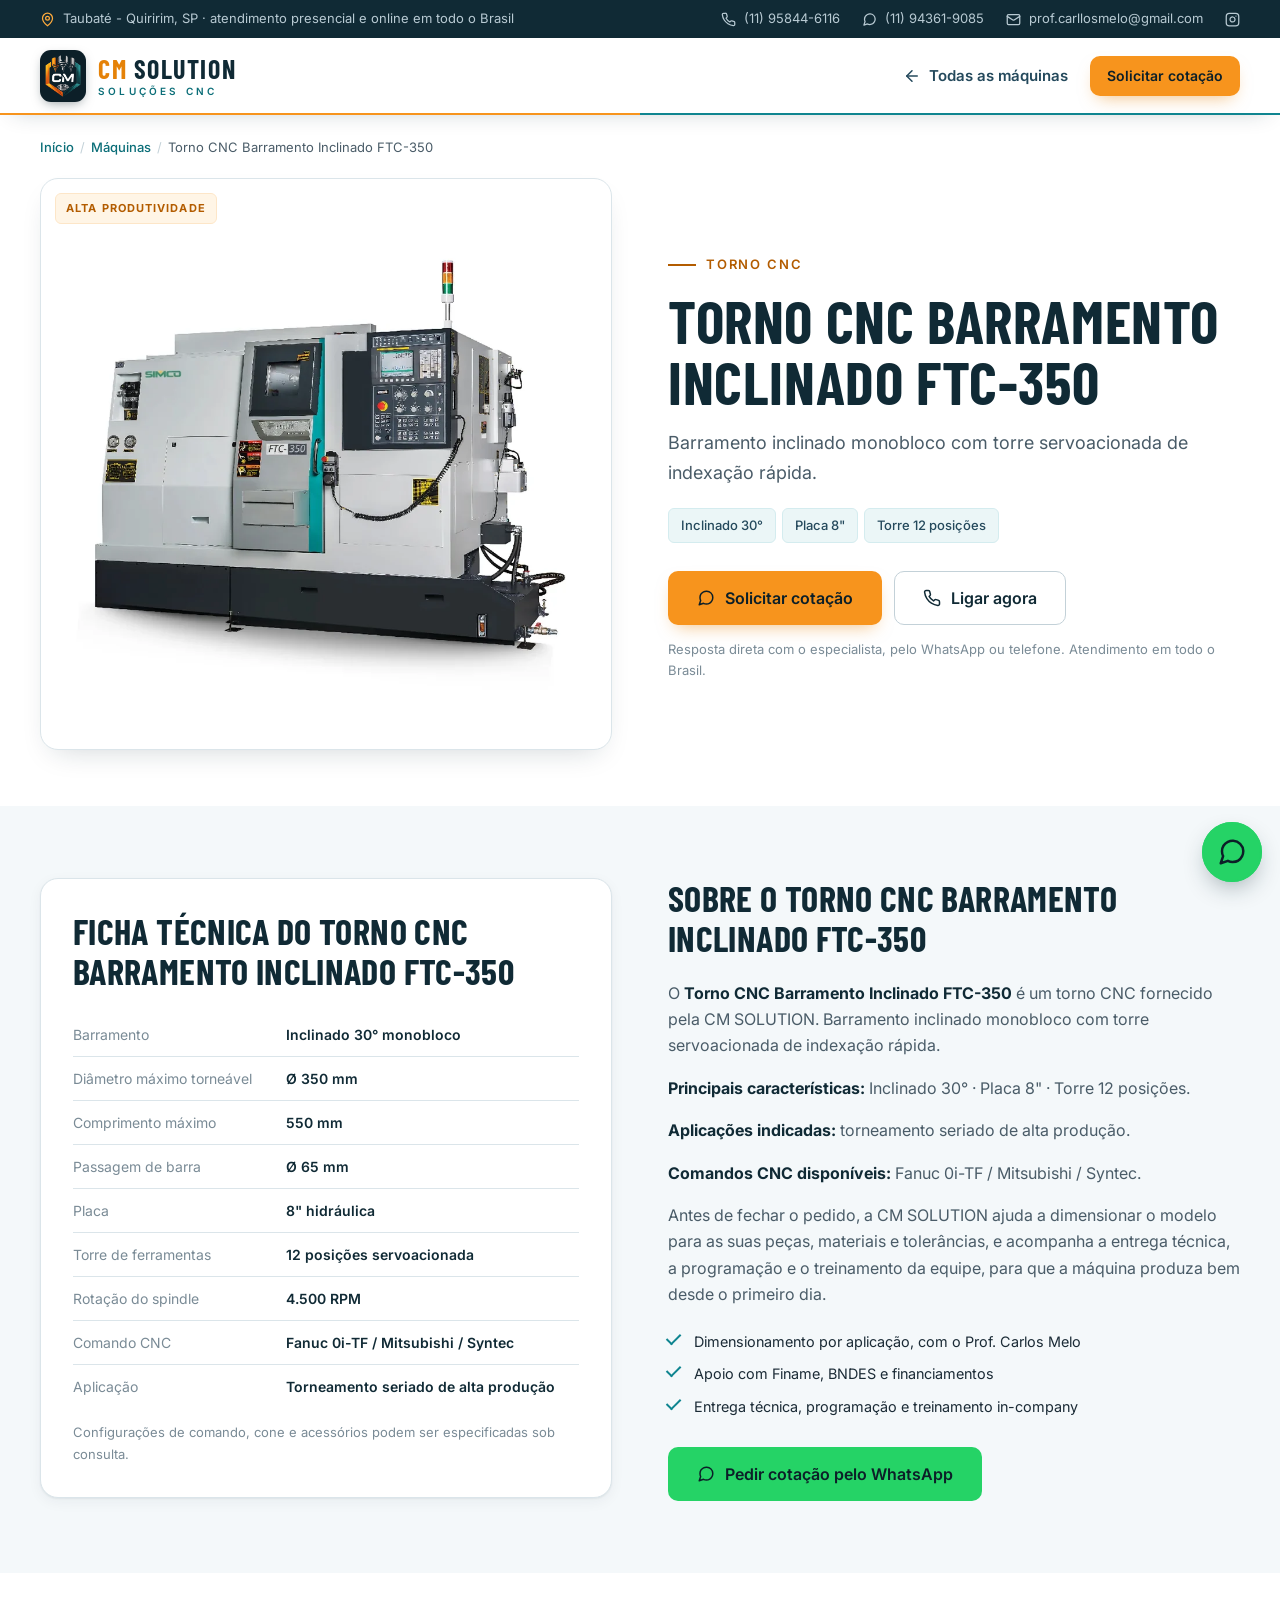
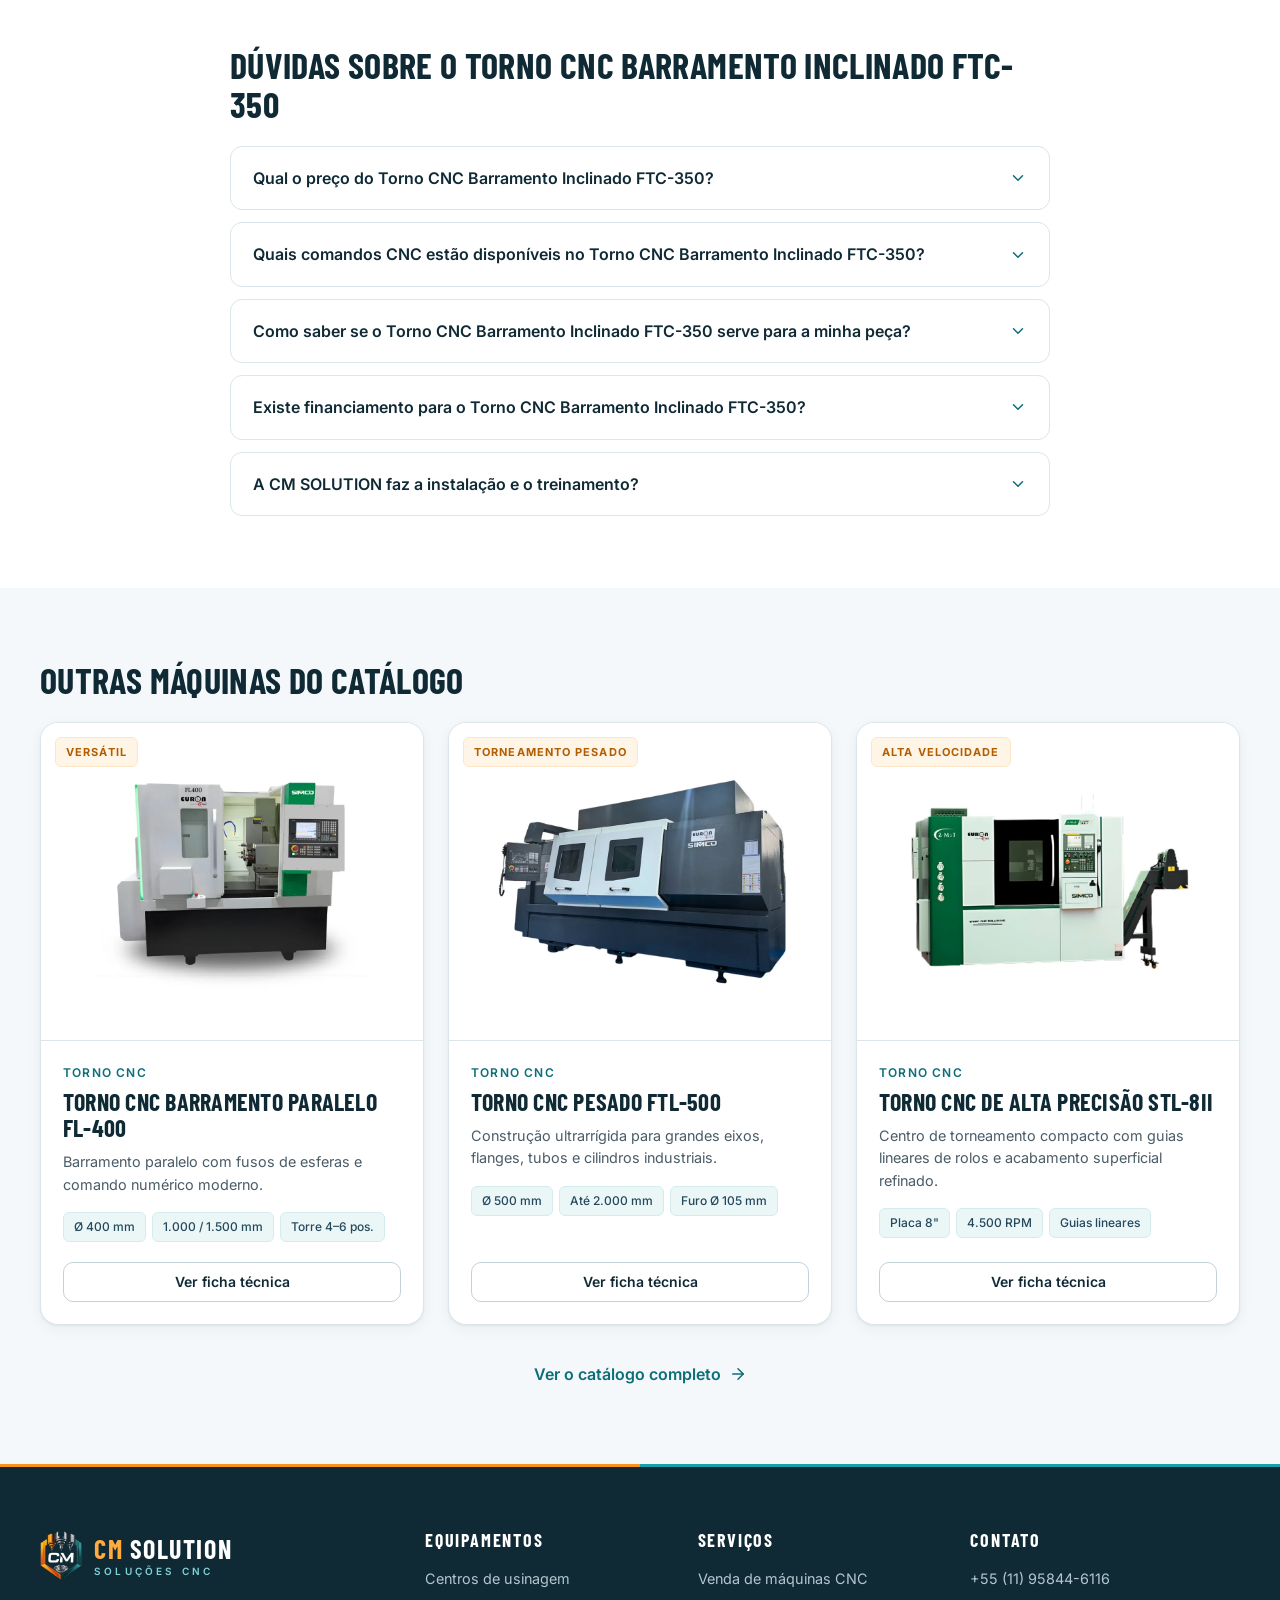
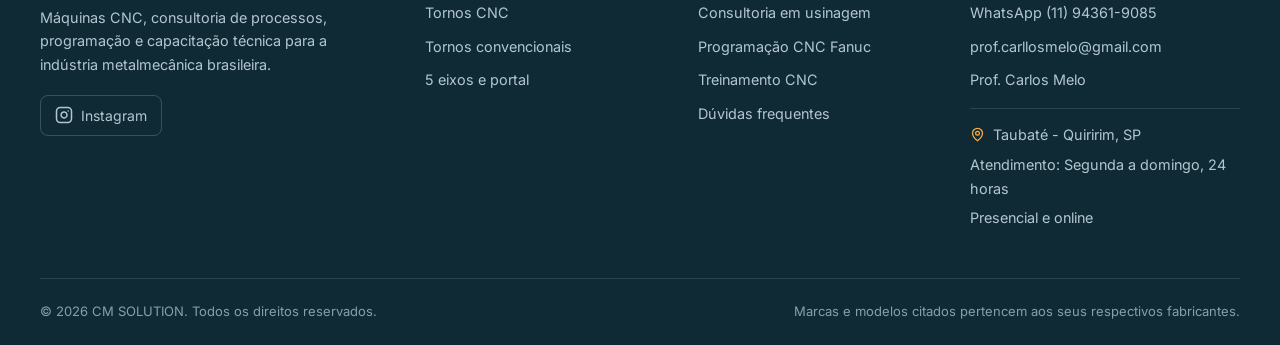
<file: maquinas/torno-cnc-barramento-inclinado-ftc-350.html>
<!DOCTYPE html>
<html lang="pt-BR">
<head>
  <meta charset="utf-8">
  <meta name="viewport" content="width=device-width, initial-scale=1">
  <title>Torno CNC Barramento Inclinado FTC-350: ficha técnica e cotação | CM SOLUTION</title>
  <meta name="description" content="Torno CNC Barramento Inclinado FTC-350: Barramento inclinado monobloco com torre servoacionada de indexação rápida. Inclinado 30°, Placa 8&quot;, Torre 12…">
  <meta name="robots" content="index, follow, max-image-preview:large">
  <meta name="theme-color" content="#102A35">
  <link rel="canonical" href="https://cam-2-iota.vercel.app/maquinas/torno-cnc-barramento-inclinado-ftc-350">

  <meta property="og:type" content="website">
  <meta property="og:locale" content="pt_BR">
  <meta property="og:site_name" content="CM SOLUTION">
  <meta property="og:url" content="https://cam-2-iota.vercel.app/maquinas/torno-cnc-barramento-inclinado-ftc-350">
  <meta property="og:title" content="Torno CNC Barramento Inclinado FTC-350: ficha técnica e cotação | CM SOLUTION">
  <meta property="og:description" content="Torno CNC Barramento Inclinado FTC-350: Barramento inclinado monobloco com torre servoacionada de indexação rápida. Inclinado 30°, Placa 8&quot;, Torre 12…">
  <meta property="og:image" content="https://cam-2-iota.vercel.app/assets/img/brand/og-image.jpg">
  <meta property="og:image:width" content="1200">
  <meta property="og:image:height" content="630">
  <meta property="og:image:alt" content="Torno CNC Barramento Inclinado FTC-350 — CM SOLUTION">
  <meta name="twitter:card" content="summary_large_image">

  <link rel="icon" type="image/png" sizes="64x64" href="/assets/img/brand/favicon-64.png">
  <link rel="apple-touch-icon" href="/assets/img/brand/favicon.png">

  <link rel="preconnect" href="https://fonts.googleapis.com">
  <link rel="preconnect" href="https://fonts.gstatic.com" crossorigin>
  <link href="https://fonts.googleapis.com/css2?family=Barlow+Condensed:wght@600;700&family=Inter:wght@400;500;600;700&display=swap" rel="stylesheet">
  <link rel="stylesheet" href="/assets/css/style.css">
  <link rel="stylesheet" href="/assets/css/machine.css">

  <script type="application/ld+json">
{
  "@context": "https://schema.org",
  "@graph": [
    {
      "@type": "WebPage",
      "@id": "https://cam-2-iota.vercel.app/maquinas/torno-cnc-barramento-inclinado-ftc-350#pagina",
      "url": "https://cam-2-iota.vercel.app/maquinas/torno-cnc-barramento-inclinado-ftc-350",
      "name": "Torno CNC Barramento Inclinado FTC-350: ficha técnica e cotação | CM SOLUTION",
      "description": "Torno CNC Barramento Inclinado FTC-350: Barramento inclinado monobloco com torre servoacionada de indexação rápida. Inclinado 30°, Placa 8\", Torre 12…",
      "inLanguage": "pt-BR",
      "isPartOf": {
        "@id": "https://cam-2-iota.vercel.app/#site"
      },
      "primaryImageOfPage": {
        "@type": "ImageObject",
        "url": "https://cam-2-iota.vercel.app/assets/img/machines/ftc350.webp",
        "caption": "Torno CNC Barramento Inclinado FTC-350"
      },
      "breadcrumb": {
        "@id": "https://cam-2-iota.vercel.app/maquinas/torno-cnc-barramento-inclinado-ftc-350#migalhas"
      }
    },
    {
      "@type": "BreadcrumbList",
      "@id": "https://cam-2-iota.vercel.app/maquinas/torno-cnc-barramento-inclinado-ftc-350#migalhas",
      "itemListElement": [
        {
          "@type": "ListItem",
          "position": 1,
          "name": "Início",
          "item": "https://cam-2-iota.vercel.app/"
        },
        {
          "@type": "ListItem",
          "position": 2,
          "name": "Máquinas",
          "item": "https://cam-2-iota.vercel.app/#maquinas"
        },
        {
          "@type": "ListItem",
          "position": 3,
          "name": "Torno CNC Barramento Inclinado FTC-350",
          "item": "https://cam-2-iota.vercel.app/maquinas/torno-cnc-barramento-inclinado-ftc-350"
        }
      ]
    }
  ]
}
  </script>
</head>
<body>

  <svg width="0" height="0" style="position:absolute" aria-hidden="true" focusable="false">
    <defs>
      <symbol id="i-phone" viewBox="0 0 24 24"><path d="M22 16.92v3a2 2 0 0 1-2.18 2 19.79 19.79 0 0 1-8.63-3.07 19.5 19.5 0 0 1-6-6 19.79 19.79 0 0 1-3.07-8.67A2 2 0 0 1 4.11 2h3a2 2 0 0 1 2 1.72 12.84 12.84 0 0 0 .7 2.81 2 2 0 0 1-.45 2.11L8.09 9.91a16 16 0 0 0 6 6l1.27-1.27a2 2 0 0 1 2.11-.45 12.84 12.84 0 0 0 2.81.7A2 2 0 0 1 22 16.92z"/></symbol>
      <symbol id="i-mail" viewBox="0 0 24 24"><rect x="2" y="4" width="20" height="16" rx="2"/><path d="m22 7-8.97 5.7a1.94 1.94 0 0 1-2.06 0L2 7"/></symbol>
      <symbol id="i-chat" viewBox="0 0 24 24"><path d="M21 11.5a8.38 8.38 0 0 1-.9 3.8 8.5 8.5 0 0 1-7.6 4.7 8.38 8.38 0 0 1-3.8-.9L3 21l1.9-5.7a8.38 8.38 0 0 1-.9-3.8 8.5 8.5 0 0 1 4.7-7.6 8.38 8.38 0 0 1 3.8-.9h.5a8.48 8.48 0 0 1 8 8v.5z"/></symbol>
      <symbol id="i-arrow-right" viewBox="0 0 24 24"><line x1="5" y1="12" x2="19" y2="12"/><polyline points="12 5 19 12 12 19"/></symbol>
      <symbol id="i-arrow-left" viewBox="0 0 24 24"><line x1="19" y1="12" x2="5" y2="12"/><polyline points="12 19 5 12 12 5"/></symbol>
      <symbol id="i-arrow-up-right" viewBox="0 0 24 24"><line x1="7" y1="17" x2="17" y2="7"/><polyline points="7 7 17 7 17 17"/></symbol>
      <symbol id="i-check" viewBox="0 0 24 24"><polyline points="20 6 9 17 4 12"/></symbol>
      <symbol id="i-pin" viewBox="0 0 24 24"><path d="M20 10c0 6-8 12-8 12s-8-6-8-12a8 8 0 0 1 16 0Z"/><circle cx="12" cy="10" r="3"/></symbol>
      <symbol id="i-chevron-down" viewBox="0 0 24 24"><polyline points="6 9 12 15 18 9"/></symbol>
    </defs>
  </svg>

  <a class="skip-link" href="#conteudo">Ir para o conteúdo</a>

  <div class="topbar">
    <div class="container topbar__inner">
      <p class="topbar__tag"><svg class="icon"><use href="#i-pin"/></svg> Taubaté - Quiririm, SP · atendimento presencial e online em todo o Brasil</p>
      <div class="topbar__links">
        <a href="tel:+5511958446116"><svg class="icon"><use href="#i-phone"/></svg> (11) 95844-6116</a>
        <a href="https://wa.me/5511943619085" target="_blank" rel="noopener"><svg class="icon"><use href="#i-chat"/></svg> (11) 94361-9085</a>
        <a href="mailto:prof.carllosmelo@gmail.com" class="topbar__mail"><svg class="icon"><use href="#i-mail"/></svg> prof.carllosmelo@gmail.com</a>
        <a href="https://www.instagram.com/melo3dcriandosolucoes/" target="_blank" rel="noopener me" aria-label="Instagram @melo3dcriandosolucoes"><svg class="icon" viewBox="0 0 24 24" aria-hidden="true"><rect x="2" y="2" width="20" height="20" rx="5" ry="5"/><path d="M16 11.37A4 4 0 1 1 12.63 8 4 4 0 0 1 16 11.37z"/><line x1="17.5" y1="6.5" x2="17.51" y2="6.5"/></svg></a>
      </div>
    </div>
  </div>

  <header class="header is-scrolled">
    <div class="container header__inner">
      <a href="/" class="brand" aria-label="CM SOLUTION — página inicial">
          <img src="/assets/img/brand/logo-cm.png" alt="" class="brand__mark" width="42" height="49">
          <span class="brand__text">
            <span class="brand__name"><b>CM</b> SOLUTION</span>
            <span class="brand__sub">Soluções CNC</span>
          </span>
        </a>
      <div class="mp-header__actions">
        <a href="/#maquinas" class="mp-header__back"><svg class="icon"><use href="#i-arrow-left"/></svg> Todas as máquinas</a>
        <a href="https://wa.me/5511943619085?text=Ol%C3%A1!%20Vim%20pelo%20site%20da%20CM%20SOLUTION%20e%20gostaria%20de%20uma%20cota%C3%A7%C3%A3o%20do%20Torno%20CNC%20Barramento%20Inclinado%20FTC-350." target="_blank" rel="noopener" class="btn btn--primary btn--sm">Solicitar cotação</a>
      </div>
    </div>
  </header>

  <main id="conteudo">

    <section class="mp-hero">
      <div class="container">
        <nav class="crumbs" aria-label="Você está em">
          <ol>
            <li><a href="/">Início</a></li>
            <li><a href="/#maquinas">Máquinas</a></li>
            <li aria-current="page">Torno CNC Barramento Inclinado FTC-350</li>
          </ol>
        </nav>

        <div class="mp-hero__grid">
          <div class="mp-hero__media">
            <span class="mc__badge">Alta produtividade</span>
            <img src="/assets/img/machines/ftc350.webp" alt="Torno CNC Barramento Inclinado FTC-350" width="900" height="900" fetchpriority="high">
          </div>

          <div class="mp-hero__info">
            <p class="eyebrow">Torno CNC</p>
            <h1 class="mp-title">Torno CNC Barramento Inclinado FTC-350</h1>
            <p class="mp-lead">Barramento inclinado monobloco com torre servoacionada de indexação rápida.</p>
            <ul class="mc__chips mp-chips"><li>Inclinado 30°</li><li>Placa 8&quot;</li><li>Torre 12 posições</li></ul>

            <div class="mp-actions">
              <a href="https://wa.me/5511943619085?text=Ol%C3%A1!%20Vim%20pelo%20site%20da%20CM%20SOLUTION%20e%20gostaria%20de%20uma%20cota%C3%A7%C3%A3o%20do%20Torno%20CNC%20Barramento%20Inclinado%20FTC-350." target="_blank" rel="noopener" class="btn btn--primary btn--lg"><svg class="icon"><use href="#i-chat"/></svg> Solicitar cotação</a>
              <a href="tel:+5511958446116" class="btn btn--ghost btn--lg"><svg class="icon"><use href="#i-phone"/></svg> Ligar agora</a>
            </div>
            <p class="mp-note">Resposta direta com o especialista, pelo WhatsApp ou telefone. Atendimento em todo o Brasil.</p>
          </div>
        </div>
      </div>
    </section>

    <section class="section section--light mp-section">
      <div class="container mp-cols">
        <div class="mp-specs">
          <h2 class="mp-h2">Ficha técnica do Torno CNC Barramento Inclinado FTC-350</h2>
          <table class="specs mp-table">
            <caption class="sr-only">Especificações técnicas do Torno CNC Barramento Inclinado FTC-350</caption>
            <tbody>
              <tr><th scope="row">Barramento</th><td>Inclinado 30° monobloco</td></tr>
              <tr><th scope="row">Diâmetro máximo torneável</th><td>Ø 350 mm</td></tr>
              <tr><th scope="row">Comprimento máximo</th><td>550 mm</td></tr>
              <tr><th scope="row">Passagem de barra</th><td>Ø 65 mm</td></tr>
              <tr><th scope="row">Placa</th><td>8&quot; hidráulica</td></tr>
              <tr><th scope="row">Torre de ferramentas</th><td>12 posições servoacionada</td></tr>
              <tr><th scope="row">Rotação do spindle</th><td>4.500 RPM</td></tr>
              <tr><th scope="row">Comando CNC</th><td>Fanuc 0i-TF / Mitsubishi / Syntec</td></tr>
              <tr><th scope="row">Aplicação</th><td>Torneamento seriado de alta produção</td></tr>
            </tbody>
          </table>
          <p class="mp-note">Configurações de comando, cone e acessórios podem ser especificadas sob consulta.</p>
        </div>

        <div class="mp-about">
          <h2 class="mp-h2">Sobre o Torno CNC Barramento Inclinado FTC-350</h2>
          <p>O <strong>Torno CNC Barramento Inclinado FTC-350</strong> é um torno CNC fornecido pela CM SOLUTION. Barramento inclinado monobloco com torre servoacionada de indexação rápida.</p>
          <p><strong>Principais características:</strong> Inclinado 30° · Placa 8&quot; · Torre 12 posições.</p>
          <p><strong>Aplicações indicadas:</strong> torneamento seriado de alta produção.</p>
          <p><strong>Comandos CNC disponíveis:</strong> Fanuc 0i-TF / Mitsubishi / Syntec.</p>
          <p>Antes de fechar o pedido, a CM SOLUTION ajuda a dimensionar o modelo para as suas peças, materiais e tolerâncias, e acompanha a entrega técnica, a programação e o treinamento da equipe, para que a máquina produza bem desde o primeiro dia.</p>
          <ul class="ticks mp-ticks">
            <li>Dimensionamento por aplicação, com o Prof. Carlos Melo</li>
            <li>Apoio com Finame, BNDES e financiamentos</li>
            <li>Entrega técnica, programação e treinamento in-company</li>
          </ul>
          <a href="https://wa.me/5511943619085?text=Ol%C3%A1!%20Vim%20pelo%20site%20da%20CM%20SOLUTION%20e%20gostaria%20de%20uma%20cota%C3%A7%C3%A3o%20do%20Torno%20CNC%20Barramento%20Inclinado%20FTC-350." target="_blank" rel="noopener" class="btn btn--whatsapp btn--lg"><svg class="icon"><use href="#i-chat"/></svg> Pedir cotação pelo WhatsApp</a>
        </div>
      </div>
    </section>

    <section class="section section--white mp-section">
      <div class="container container--narrow">
        <h2 class="mp-h2">Dúvidas sobre o Torno CNC Barramento Inclinado FTC-350</h2>
        <div class="mp-faq">
          <details>
            <summary><span>Qual o preço do Torno CNC Barramento Inclinado FTC-350?</span><svg class="icon"><use href="#i-chevron-down"/></svg></summary>
            <p>O valor depende do comando CNC, dos acessórios e das condições comerciais escolhidas. Peça a cotação pelo WhatsApp e enviamos a proposta para a configuração que você precisa.</p>
          </details>
          <details>
            <summary><span>Quais comandos CNC estão disponíveis no Torno CNC Barramento Inclinado FTC-350?</span><svg class="icon"><use href="#i-chevron-down"/></svg></summary>
            <p>Fanuc 0i-TF / Mitsubishi / Syntec. Ajudamos a escolher o comando mais adequado à sua aplicação e à equipe que vai operar a máquina.</p>
          </details>
          <details>
            <summary><span>Como saber se o Torno CNC Barramento Inclinado FTC-350 serve para a minha peça?</span><svg class="icon"><use href="#i-chevron-down"/></svg></summary>
            <p>Envie o tamanho e o peso da peça, o material e as tolerâncias. Analisamos o seu portfólio e indicamos se este é o modelo ideal ou se outro do catálogo atende melhor.</p>
          </details>
          <details>
            <summary><span>Existe financiamento para o Torno CNC Barramento Inclinado FTC-350?</span><svg class="icon"><use href="#i-chevron-down"/></svg></summary>
            <p>Auxiliamos no direcionamento para linhas como Finame, Cartão BNDES e leasing, conforme as condições vigentes.</p>
          </details>
          <details>
            <summary><span>A CM SOLUTION faz a instalação e o treinamento?</span><svg class="icon"><use href="#i-chevron-down"/></svg></summary>
            <p>Sim. Orientamos a infraestrutura civil e elétrica, acompanhamos o nivelamento e fazemos a entrega técnica presencial, usinando a primeira peça de validação. Também oferecemos treinamento de operação e programação para a sua equipe.</p>
          </details>
        </div>
      </div>
    </section>

    <section class="section section--light mp-section">
      <div class="container">
        <h2 class="mp-h2">Outras máquinas do catálogo</h2>
        <div class="mp-related">
        <article class="mc">
          <a class="mc__media" href="/maquinas/torno-cnc-barramento-paralelo-fl-400" aria-label="Ver Torno CNC Barramento Paralelo FL-400">
            <span class="mc__badge">Versátil</span>
            <img src="/assets/img/machines/fl400.webp" alt="Torno CNC Barramento Paralelo FL-400" loading="lazy" width="900" height="900">
          </a>
          <div class="mc__body">
            <p class="mc__cat">Torno CNC</p>
            <h3 class="mc__name"><a href="/maquinas/torno-cnc-barramento-paralelo-fl-400">Torno CNC Barramento Paralelo FL-400</a></h3>
            <p class="mc__tag">Barramento paralelo com fusos de esferas e comando numérico moderno.</p>
            <ul class="mc__chips"><li>Ø 400 mm</li><li>1.000 / 1.500 mm</li><li>Torre 4–6 pos.</li></ul>
            <div class="mc__actions">
              <a class="btn btn--outline btn--sm" href="/maquinas/torno-cnc-barramento-paralelo-fl-400">Ver ficha técnica</a>
            </div>
          </div>
        </article>
        <article class="mc">
          <a class="mc__media" href="/maquinas/torno-cnc-pesado-ftl-500" aria-label="Ver Torno CNC Pesado FTL-500">
            <span class="mc__badge">Torneamento pesado</span>
            <img src="/assets/img/machines/ftl500.webp" alt="Torno CNC Pesado FTL-500" loading="lazy" width="900" height="900">
          </a>
          <div class="mc__body">
            <p class="mc__cat">Torno CNC</p>
            <h3 class="mc__name"><a href="/maquinas/torno-cnc-pesado-ftl-500">Torno CNC Pesado FTL-500</a></h3>
            <p class="mc__tag">Construção ultrarrígida para grandes eixos, flanges, tubos e cilindros industriais.</p>
            <ul class="mc__chips"><li>Ø 500 mm</li><li>Até 2.000 mm</li><li>Furo Ø 105 mm</li></ul>
            <div class="mc__actions">
              <a class="btn btn--outline btn--sm" href="/maquinas/torno-cnc-pesado-ftl-500">Ver ficha técnica</a>
            </div>
          </div>
        </article>
        <article class="mc">
          <a class="mc__media" href="/maquinas/torno-cnc-alta-precisao-stl-8ii" aria-label="Ver Torno CNC de Alta Precisão STL-8II">
            <span class="mc__badge">Alta velocidade</span>
            <img src="/assets/img/machines/stl8ii.webp" alt="Torno CNC de Alta Precisão STL-8II" loading="lazy" width="900" height="900">
          </a>
          <div class="mc__body">
            <p class="mc__cat">Torno CNC</p>
            <h3 class="mc__name"><a href="/maquinas/torno-cnc-alta-precisao-stl-8ii">Torno CNC de Alta Precisão STL-8II</a></h3>
            <p class="mc__tag">Centro de torneamento compacto com guias lineares de rolos e acabamento superficial refinado.</p>
            <ul class="mc__chips"><li>Placa 8&quot;</li><li>4.500 RPM</li><li>Guias lineares</li></ul>
            <div class="mc__actions">
              <a class="btn btn--outline btn--sm" href="/maquinas/torno-cnc-alta-precisao-stl-8ii">Ver ficha técnica</a>
            </div>
          </div>
        </article>
        </div>
        <p class="mp-all"><a class="link-btn" href="/#maquinas">Ver o catálogo completo <svg class="icon"><use href="#i-arrow-right"/></svg></a></p>
      </div>
    </section>
  </main>

  <footer class="footer">
    <div class="container footer__grid">
      <div class="footer__brand">
        <a href="/" class="brand" aria-label="CM SOLUTION — página inicial">
          <img src="/assets/img/brand/logo-cm.png" alt="" class="brand__mark" width="42" height="49">
          <span class="brand__text">
            <span class="brand__name"><b>CM</b> SOLUTION</span>
            <span class="brand__sub">Soluções CNC</span>
          </span>
        </a>
        <p>Máquinas CNC, consultoria de processos, programação e capacitação técnica para a indústria metalmecânica brasileira.</p>
        <div class="footer__social">
          <a href="https://www.instagram.com/melo3dcriandosolucoes/" target="_blank" rel="noopener me" aria-label="Instagram @melo3dcriandosolucoes"><svg class="icon" viewBox="0 0 24 24" aria-hidden="true"><rect x="2" y="2" width="20" height="20" rx="5" ry="5"/><path d="M16 11.37A4 4 0 1 1 12.63 8 4 4 0 0 1 16 11.37z"/><line x1="17.5" y1="6.5" x2="17.51" y2="6.5"/></svg> Instagram</a>
        </div>
      </div>

      <nav class="footer__col" aria-label="Equipamentos">
        <h4>Equipamentos</h4>
        <a href="/#maquinas" data-line="centros">Centros de usinagem</a>
        <a href="/#maquinas" data-line="tornos-cnc">Tornos CNC</a>
        <a href="/#maquinas" data-line="tornos-conv">Tornos convencionais</a>
        <a href="/#maquinas" data-line="5eixos-portal">5 eixos e portal</a>
      </nav>

      <nav class="footer__col" aria-label="Serviços">
        <h4>Serviços</h4>
        <a href="/venda-de-centro-de-usinagem-cnc">Venda de máquinas CNC</a>
        <a href="/consultoria-em-usinagem-cnc">Consultoria em usinagem</a>
        <a href="/programacao-cnc-fanuc">Programação CNC Fanuc</a>
        <a href="/treinamento-cnc">Treinamento CNC</a>
        <a href="/#faq">Dúvidas frequentes</a>
      </nav>

      <div class="footer__col">
        <h4>Contato</h4>
        <a href="tel:+5511958446116">+55 (11) 95844-6116</a>
        <a href="https://wa.me/5511943619085" target="_blank" rel="noopener">WhatsApp (11) 94361-9085</a>
        <a href="mailto:prof.carllosmelo@gmail.com">prof.carllosmelo@gmail.com</a>
        <span>Prof. Carlos Melo</span>
        <address class="footer__addr">
          <span><svg class="icon"><use href="#i-pin"/></svg> Taubaté - Quiririm, SP</span>
          <span>Atendimento: Segunda a domingo, 24 horas</span>
          <span>Presencial e online</span>
        </address>
      </div>
    </div>

    <div class="container footer__bottom">
      <p>© <span id="year">2026</span> CM SOLUTION. Todos os direitos reservados.</p>
      <p>Marcas e modelos citados pertencem aos seus respectivos fabricantes.</p>
    </div>
  </footer>

  <a href="https://wa.me/5511943619085?text=Ol%C3%A1!%20Vim%20pelo%20site%20da%20CM%20SOLUTION%20e%20gostaria%20de%20uma%20cota%C3%A7%C3%A3o%20do%20Torno%20CNC%20Barramento%20Inclinado%20FTC-350." target="_blank" rel="noopener" class="fab fab--wa" aria-label="Falar no WhatsApp sobre o Torno CNC Barramento Inclinado FTC-350">
    <svg class="icon icon--xl"><use href="#i-chat"/></svg>
  </a>
</body>
</html>
</file>
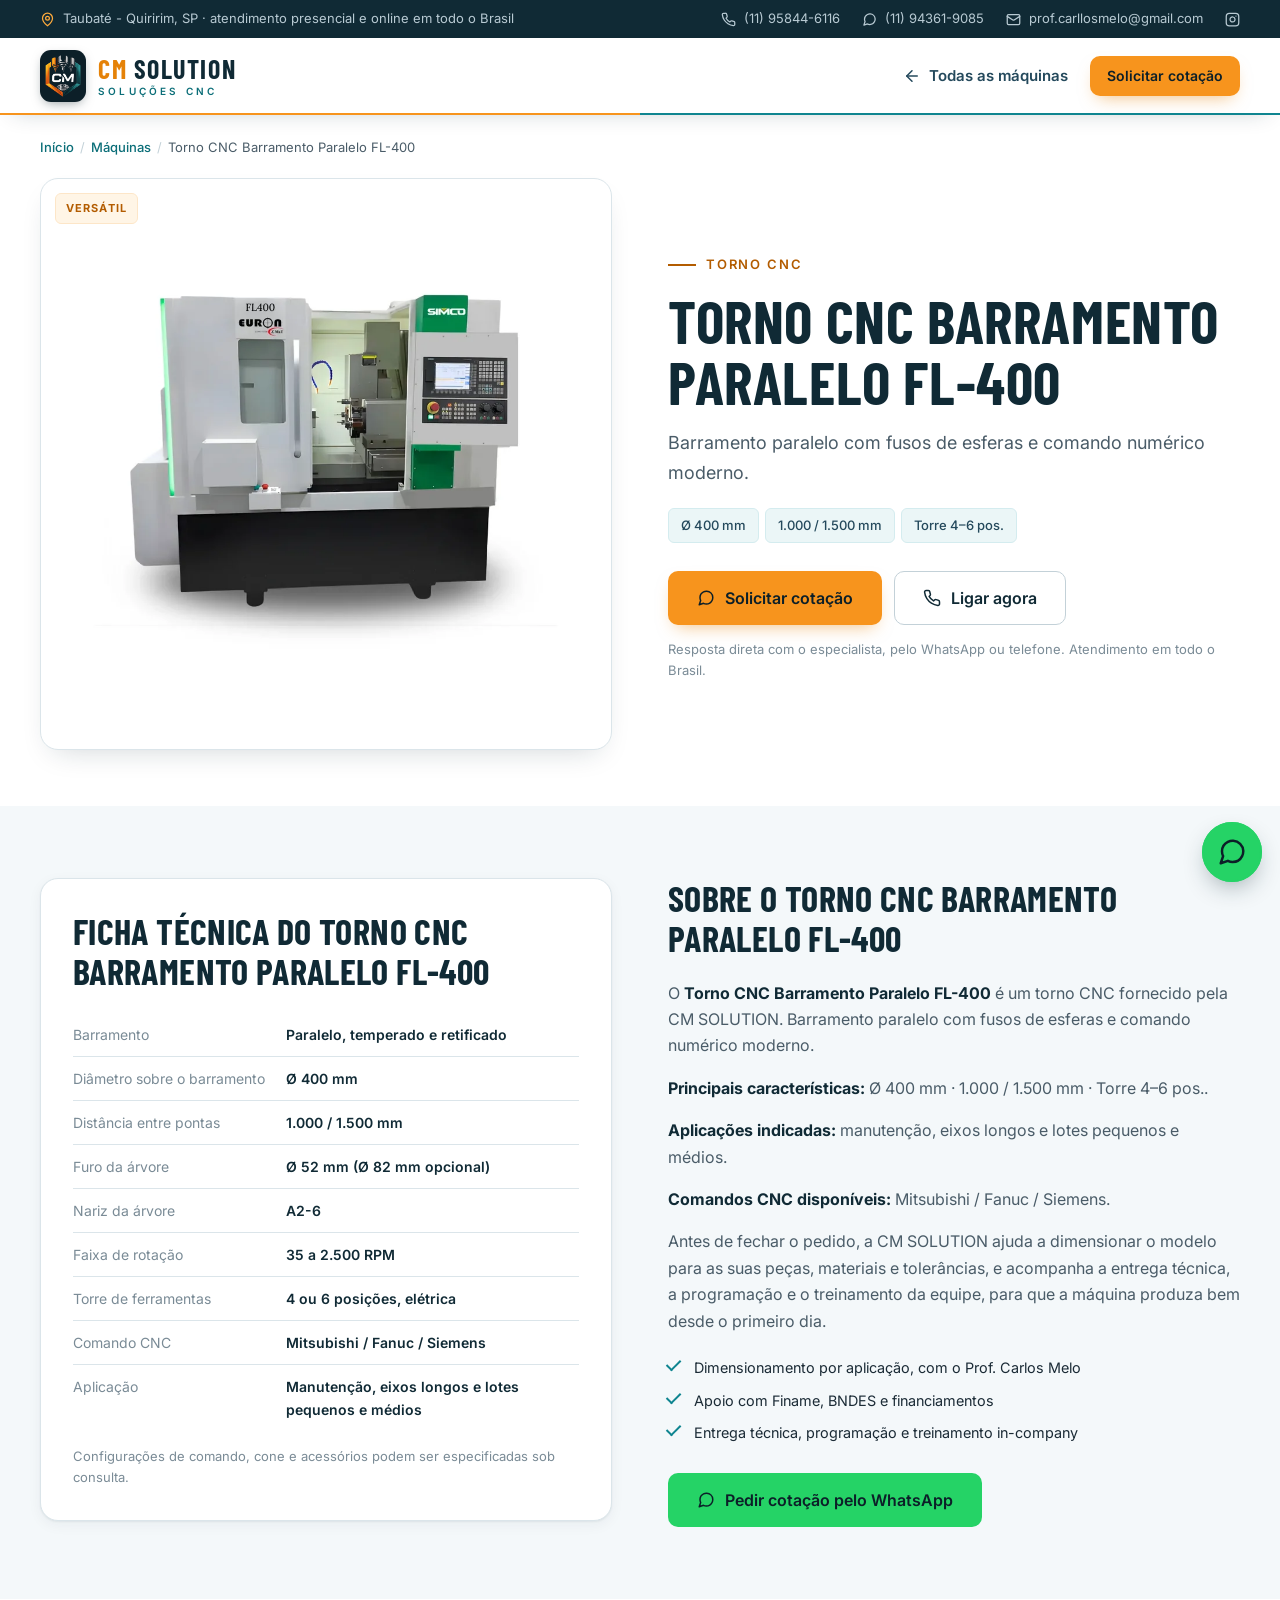
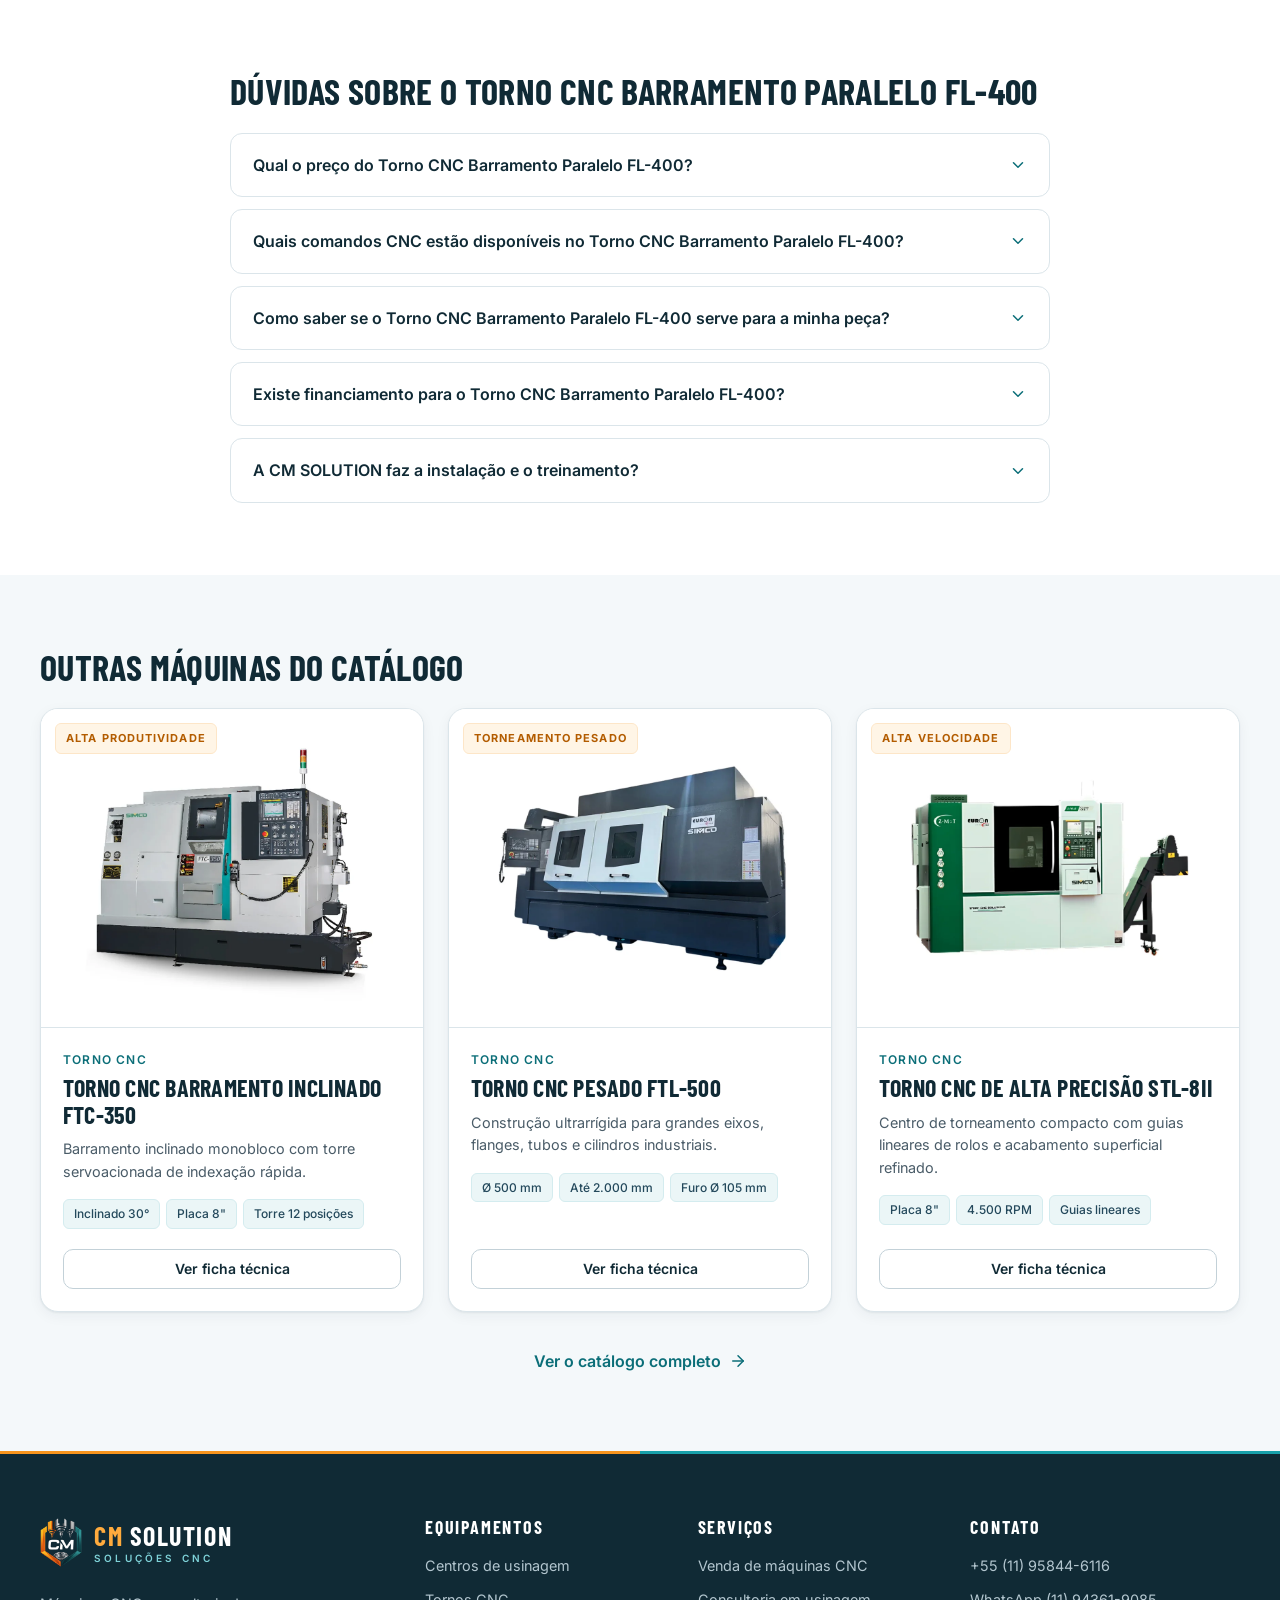
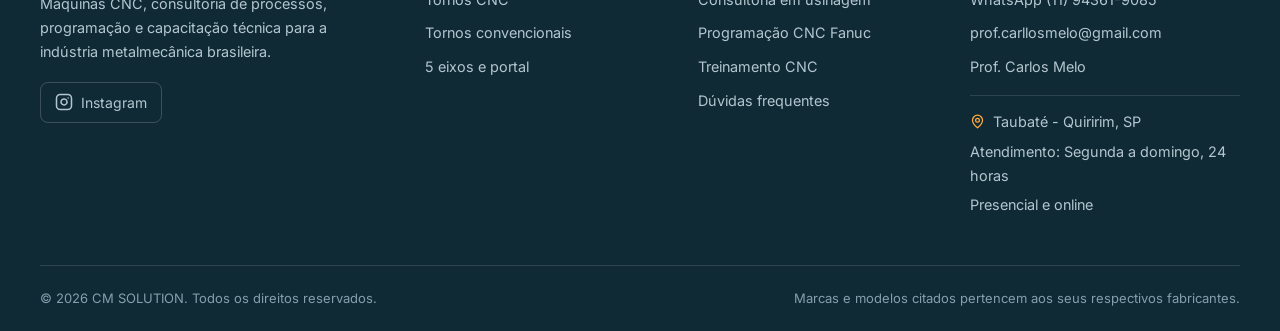
<file: maquinas/torno-cnc-barramento-paralelo-fl-400.html>
<!DOCTYPE html>
<html lang="pt-BR">
<head>
  <meta charset="utf-8">
  <meta name="viewport" content="width=device-width, initial-scale=1">
  <title>Torno CNC Barramento Paralelo FL-400: ficha técnica e cotação | CM SOLUTION</title>
  <meta name="description" content="Torno CNC Barramento Paralelo FL-400: Barramento paralelo com fusos de esferas e comando numérico moderno. Ø 400 mm, 1.000 / 1.500 mm, Torre 4–6 pos.. Ficha…">
  <meta name="robots" content="index, follow, max-image-preview:large">
  <meta name="theme-color" content="#102A35">
  <link rel="canonical" href="https://cam-2-iota.vercel.app/maquinas/torno-cnc-barramento-paralelo-fl-400">

  <meta property="og:type" content="website">
  <meta property="og:locale" content="pt_BR">
  <meta property="og:site_name" content="CM SOLUTION">
  <meta property="og:url" content="https://cam-2-iota.vercel.app/maquinas/torno-cnc-barramento-paralelo-fl-400">
  <meta property="og:title" content="Torno CNC Barramento Paralelo FL-400: ficha técnica e cotação | CM SOLUTION">
  <meta property="og:description" content="Torno CNC Barramento Paralelo FL-400: Barramento paralelo com fusos de esferas e comando numérico moderno. Ø 400 mm, 1.000 / 1.500 mm, Torre 4–6 pos.. Ficha…">
  <meta property="og:image" content="https://cam-2-iota.vercel.app/assets/img/brand/og-image.jpg">
  <meta property="og:image:width" content="1200">
  <meta property="og:image:height" content="630">
  <meta property="og:image:alt" content="Torno CNC Barramento Paralelo FL-400 — CM SOLUTION">
  <meta name="twitter:card" content="summary_large_image">

  <link rel="icon" type="image/png" sizes="64x64" href="/assets/img/brand/favicon-64.png">
  <link rel="apple-touch-icon" href="/assets/img/brand/favicon.png">

  <link rel="preconnect" href="https://fonts.googleapis.com">
  <link rel="preconnect" href="https://fonts.gstatic.com" crossorigin>
  <link href="https://fonts.googleapis.com/css2?family=Barlow+Condensed:wght@600;700&family=Inter:wght@400;500;600;700&display=swap" rel="stylesheet">
  <link rel="stylesheet" href="/assets/css/style.css">
  <link rel="stylesheet" href="/assets/css/machine.css">

  <script type="application/ld+json">
{
  "@context": "https://schema.org",
  "@graph": [
    {
      "@type": "WebPage",
      "@id": "https://cam-2-iota.vercel.app/maquinas/torno-cnc-barramento-paralelo-fl-400#pagina",
      "url": "https://cam-2-iota.vercel.app/maquinas/torno-cnc-barramento-paralelo-fl-400",
      "name": "Torno CNC Barramento Paralelo FL-400: ficha técnica e cotação | CM SOLUTION",
      "description": "Torno CNC Barramento Paralelo FL-400: Barramento paralelo com fusos de esferas e comando numérico moderno. Ø 400 mm, 1.000 / 1.500 mm, Torre 4–6 pos.. Ficha…",
      "inLanguage": "pt-BR",
      "isPartOf": {
        "@id": "https://cam-2-iota.vercel.app/#site"
      },
      "primaryImageOfPage": {
        "@type": "ImageObject",
        "url": "https://cam-2-iota.vercel.app/assets/img/machines/fl400.webp",
        "caption": "Torno CNC Barramento Paralelo FL-400"
      },
      "breadcrumb": {
        "@id": "https://cam-2-iota.vercel.app/maquinas/torno-cnc-barramento-paralelo-fl-400#migalhas"
      }
    },
    {
      "@type": "BreadcrumbList",
      "@id": "https://cam-2-iota.vercel.app/maquinas/torno-cnc-barramento-paralelo-fl-400#migalhas",
      "itemListElement": [
        {
          "@type": "ListItem",
          "position": 1,
          "name": "Início",
          "item": "https://cam-2-iota.vercel.app/"
        },
        {
          "@type": "ListItem",
          "position": 2,
          "name": "Máquinas",
          "item": "https://cam-2-iota.vercel.app/#maquinas"
        },
        {
          "@type": "ListItem",
          "position": 3,
          "name": "Torno CNC Barramento Paralelo FL-400",
          "item": "https://cam-2-iota.vercel.app/maquinas/torno-cnc-barramento-paralelo-fl-400"
        }
      ]
    }
  ]
}
  </script>
</head>
<body>

  <svg width="0" height="0" style="position:absolute" aria-hidden="true" focusable="false">
    <defs>
      <symbol id="i-phone" viewBox="0 0 24 24"><path d="M22 16.92v3a2 2 0 0 1-2.18 2 19.79 19.79 0 0 1-8.63-3.07 19.5 19.5 0 0 1-6-6 19.79 19.79 0 0 1-3.07-8.67A2 2 0 0 1 4.11 2h3a2 2 0 0 1 2 1.72 12.84 12.84 0 0 0 .7 2.81 2 2 0 0 1-.45 2.11L8.09 9.91a16 16 0 0 0 6 6l1.27-1.27a2 2 0 0 1 2.11-.45 12.84 12.84 0 0 0 2.81.7A2 2 0 0 1 22 16.92z"/></symbol>
      <symbol id="i-mail" viewBox="0 0 24 24"><rect x="2" y="4" width="20" height="16" rx="2"/><path d="m22 7-8.97 5.7a1.94 1.94 0 0 1-2.06 0L2 7"/></symbol>
      <symbol id="i-chat" viewBox="0 0 24 24"><path d="M21 11.5a8.38 8.38 0 0 1-.9 3.8 8.5 8.5 0 0 1-7.6 4.7 8.38 8.38 0 0 1-3.8-.9L3 21l1.9-5.7a8.38 8.38 0 0 1-.9-3.8 8.5 8.5 0 0 1 4.7-7.6 8.38 8.38 0 0 1 3.8-.9h.5a8.48 8.48 0 0 1 8 8v.5z"/></symbol>
      <symbol id="i-arrow-right" viewBox="0 0 24 24"><line x1="5" y1="12" x2="19" y2="12"/><polyline points="12 5 19 12 12 19"/></symbol>
      <symbol id="i-arrow-left" viewBox="0 0 24 24"><line x1="19" y1="12" x2="5" y2="12"/><polyline points="12 19 5 12 12 5"/></symbol>
      <symbol id="i-arrow-up-right" viewBox="0 0 24 24"><line x1="7" y1="17" x2="17" y2="7"/><polyline points="7 7 17 7 17 17"/></symbol>
      <symbol id="i-check" viewBox="0 0 24 24"><polyline points="20 6 9 17 4 12"/></symbol>
      <symbol id="i-pin" viewBox="0 0 24 24"><path d="M20 10c0 6-8 12-8 12s-8-6-8-12a8 8 0 0 1 16 0Z"/><circle cx="12" cy="10" r="3"/></symbol>
      <symbol id="i-chevron-down" viewBox="0 0 24 24"><polyline points="6 9 12 15 18 9"/></symbol>
    </defs>
  </svg>

  <a class="skip-link" href="#conteudo">Ir para o conteúdo</a>

  <div class="topbar">
    <div class="container topbar__inner">
      <p class="topbar__tag"><svg class="icon"><use href="#i-pin"/></svg> Taubaté - Quiririm, SP · atendimento presencial e online em todo o Brasil</p>
      <div class="topbar__links">
        <a href="tel:+5511958446116"><svg class="icon"><use href="#i-phone"/></svg> (11) 95844-6116</a>
        <a href="https://wa.me/5511943619085" target="_blank" rel="noopener"><svg class="icon"><use href="#i-chat"/></svg> (11) 94361-9085</a>
        <a href="mailto:prof.carllosmelo@gmail.com" class="topbar__mail"><svg class="icon"><use href="#i-mail"/></svg> prof.carllosmelo@gmail.com</a>
        <a href="https://www.instagram.com/melo3dcriandosolucoes/" target="_blank" rel="noopener me" aria-label="Instagram @melo3dcriandosolucoes"><svg class="icon" viewBox="0 0 24 24" aria-hidden="true"><rect x="2" y="2" width="20" height="20" rx="5" ry="5"/><path d="M16 11.37A4 4 0 1 1 12.63 8 4 4 0 0 1 16 11.37z"/><line x1="17.5" y1="6.5" x2="17.51" y2="6.5"/></svg></a>
      </div>
    </div>
  </div>

  <header class="header is-scrolled">
    <div class="container header__inner">
      <a href="/" class="brand" aria-label="CM SOLUTION — página inicial">
          <img src="/assets/img/brand/logo-cm.png" alt="" class="brand__mark" width="42" height="49">
          <span class="brand__text">
            <span class="brand__name"><b>CM</b> SOLUTION</span>
            <span class="brand__sub">Soluções CNC</span>
          </span>
        </a>
      <div class="mp-header__actions">
        <a href="/#maquinas" class="mp-header__back"><svg class="icon"><use href="#i-arrow-left"/></svg> Todas as máquinas</a>
        <a href="https://wa.me/5511943619085?text=Ol%C3%A1!%20Vim%20pelo%20site%20da%20CM%20SOLUTION%20e%20gostaria%20de%20uma%20cota%C3%A7%C3%A3o%20do%20Torno%20CNC%20Barramento%20Paralelo%20FL-400." target="_blank" rel="noopener" class="btn btn--primary btn--sm">Solicitar cotação</a>
      </div>
    </div>
  </header>

  <main id="conteudo">

    <section class="mp-hero">
      <div class="container">
        <nav class="crumbs" aria-label="Você está em">
          <ol>
            <li><a href="/">Início</a></li>
            <li><a href="/#maquinas">Máquinas</a></li>
            <li aria-current="page">Torno CNC Barramento Paralelo FL-400</li>
          </ol>
        </nav>

        <div class="mp-hero__grid">
          <div class="mp-hero__media">
            <span class="mc__badge">Versátil</span>
            <img src="/assets/img/machines/fl400.webp" alt="Torno CNC Barramento Paralelo FL-400" width="900" height="900" fetchpriority="high">
          </div>

          <div class="mp-hero__info">
            <p class="eyebrow">Torno CNC</p>
            <h1 class="mp-title">Torno CNC Barramento Paralelo FL-400</h1>
            <p class="mp-lead">Barramento paralelo com fusos de esferas e comando numérico moderno.</p>
            <ul class="mc__chips mp-chips"><li>Ø 400 mm</li><li>1.000 / 1.500 mm</li><li>Torre 4–6 pos.</li></ul>

            <div class="mp-actions">
              <a href="https://wa.me/5511943619085?text=Ol%C3%A1!%20Vim%20pelo%20site%20da%20CM%20SOLUTION%20e%20gostaria%20de%20uma%20cota%C3%A7%C3%A3o%20do%20Torno%20CNC%20Barramento%20Paralelo%20FL-400." target="_blank" rel="noopener" class="btn btn--primary btn--lg"><svg class="icon"><use href="#i-chat"/></svg> Solicitar cotação</a>
              <a href="tel:+5511958446116" class="btn btn--ghost btn--lg"><svg class="icon"><use href="#i-phone"/></svg> Ligar agora</a>
            </div>
            <p class="mp-note">Resposta direta com o especialista, pelo WhatsApp ou telefone. Atendimento em todo o Brasil.</p>
          </div>
        </div>
      </div>
    </section>

    <section class="section section--light mp-section">
      <div class="container mp-cols">
        <div class="mp-specs">
          <h2 class="mp-h2">Ficha técnica do Torno CNC Barramento Paralelo FL-400</h2>
          <table class="specs mp-table">
            <caption class="sr-only">Especificações técnicas do Torno CNC Barramento Paralelo FL-400</caption>
            <tbody>
              <tr><th scope="row">Barramento</th><td>Paralelo, temperado e retificado</td></tr>
              <tr><th scope="row">Diâmetro sobre o barramento</th><td>Ø 400 mm</td></tr>
              <tr><th scope="row">Distância entre pontas</th><td>1.000 / 1.500 mm</td></tr>
              <tr><th scope="row">Furo da árvore</th><td>Ø 52 mm (Ø 82 mm opcional)</td></tr>
              <tr><th scope="row">Nariz da árvore</th><td>A2-6</td></tr>
              <tr><th scope="row">Faixa de rotação</th><td>35 a 2.500 RPM</td></tr>
              <tr><th scope="row">Torre de ferramentas</th><td>4 ou 6 posições, elétrica</td></tr>
              <tr><th scope="row">Comando CNC</th><td>Mitsubishi / Fanuc / Siemens</td></tr>
              <tr><th scope="row">Aplicação</th><td>Manutenção, eixos longos e lotes pequenos e médios</td></tr>
            </tbody>
          </table>
          <p class="mp-note">Configurações de comando, cone e acessórios podem ser especificadas sob consulta.</p>
        </div>

        <div class="mp-about">
          <h2 class="mp-h2">Sobre o Torno CNC Barramento Paralelo FL-400</h2>
          <p>O <strong>Torno CNC Barramento Paralelo FL-400</strong> é um torno CNC fornecido pela CM SOLUTION. Barramento paralelo com fusos de esferas e comando numérico moderno.</p>
          <p><strong>Principais características:</strong> Ø 400 mm · 1.000 / 1.500 mm · Torre 4–6 pos..</p>
          <p><strong>Aplicações indicadas:</strong> manutenção, eixos longos e lotes pequenos e médios.</p>
          <p><strong>Comandos CNC disponíveis:</strong> Mitsubishi / Fanuc / Siemens.</p>
          <p>Antes de fechar o pedido, a CM SOLUTION ajuda a dimensionar o modelo para as suas peças, materiais e tolerâncias, e acompanha a entrega técnica, a programação e o treinamento da equipe, para que a máquina produza bem desde o primeiro dia.</p>
          <ul class="ticks mp-ticks">
            <li>Dimensionamento por aplicação, com o Prof. Carlos Melo</li>
            <li>Apoio com Finame, BNDES e financiamentos</li>
            <li>Entrega técnica, programação e treinamento in-company</li>
          </ul>
          <a href="https://wa.me/5511943619085?text=Ol%C3%A1!%20Vim%20pelo%20site%20da%20CM%20SOLUTION%20e%20gostaria%20de%20uma%20cota%C3%A7%C3%A3o%20do%20Torno%20CNC%20Barramento%20Paralelo%20FL-400." target="_blank" rel="noopener" class="btn btn--whatsapp btn--lg"><svg class="icon"><use href="#i-chat"/></svg> Pedir cotação pelo WhatsApp</a>
        </div>
      </div>
    </section>

    <section class="section section--white mp-section">
      <div class="container container--narrow">
        <h2 class="mp-h2">Dúvidas sobre o Torno CNC Barramento Paralelo FL-400</h2>
        <div class="mp-faq">
          <details>
            <summary><span>Qual o preço do Torno CNC Barramento Paralelo FL-400?</span><svg class="icon"><use href="#i-chevron-down"/></svg></summary>
            <p>O valor depende do comando CNC, dos acessórios e das condições comerciais escolhidas. Peça a cotação pelo WhatsApp e enviamos a proposta para a configuração que você precisa.</p>
          </details>
          <details>
            <summary><span>Quais comandos CNC estão disponíveis no Torno CNC Barramento Paralelo FL-400?</span><svg class="icon"><use href="#i-chevron-down"/></svg></summary>
            <p>Mitsubishi / Fanuc / Siemens. Ajudamos a escolher o comando mais adequado à sua aplicação e à equipe que vai operar a máquina.</p>
          </details>
          <details>
            <summary><span>Como saber se o Torno CNC Barramento Paralelo FL-400 serve para a minha peça?</span><svg class="icon"><use href="#i-chevron-down"/></svg></summary>
            <p>Envie o tamanho e o peso da peça, o material e as tolerâncias. Analisamos o seu portfólio e indicamos se este é o modelo ideal ou se outro do catálogo atende melhor.</p>
          </details>
          <details>
            <summary><span>Existe financiamento para o Torno CNC Barramento Paralelo FL-400?</span><svg class="icon"><use href="#i-chevron-down"/></svg></summary>
            <p>Auxiliamos no direcionamento para linhas como Finame, Cartão BNDES e leasing, conforme as condições vigentes.</p>
          </details>
          <details>
            <summary><span>A CM SOLUTION faz a instalação e o treinamento?</span><svg class="icon"><use href="#i-chevron-down"/></svg></summary>
            <p>Sim. Orientamos a infraestrutura civil e elétrica, acompanhamos o nivelamento e fazemos a entrega técnica presencial, usinando a primeira peça de validação. Também oferecemos treinamento de operação e programação para a sua equipe.</p>
          </details>
        </div>
      </div>
    </section>

    <section class="section section--light mp-section">
      <div class="container">
        <h2 class="mp-h2">Outras máquinas do catálogo</h2>
        <div class="mp-related">
        <article class="mc">
          <a class="mc__media" href="/maquinas/torno-cnc-barramento-inclinado-ftc-350" aria-label="Ver Torno CNC Barramento Inclinado FTC-350">
            <span class="mc__badge">Alta produtividade</span>
            <img src="/assets/img/machines/ftc350.webp" alt="Torno CNC Barramento Inclinado FTC-350" loading="lazy" width="900" height="900">
          </a>
          <div class="mc__body">
            <p class="mc__cat">Torno CNC</p>
            <h3 class="mc__name"><a href="/maquinas/torno-cnc-barramento-inclinado-ftc-350">Torno CNC Barramento Inclinado FTC-350</a></h3>
            <p class="mc__tag">Barramento inclinado monobloco com torre servoacionada de indexação rápida.</p>
            <ul class="mc__chips"><li>Inclinado 30°</li><li>Placa 8&quot;</li><li>Torre 12 posições</li></ul>
            <div class="mc__actions">
              <a class="btn btn--outline btn--sm" href="/maquinas/torno-cnc-barramento-inclinado-ftc-350">Ver ficha técnica</a>
            </div>
          </div>
        </article>
        <article class="mc">
          <a class="mc__media" href="/maquinas/torno-cnc-pesado-ftl-500" aria-label="Ver Torno CNC Pesado FTL-500">
            <span class="mc__badge">Torneamento pesado</span>
            <img src="/assets/img/machines/ftl500.webp" alt="Torno CNC Pesado FTL-500" loading="lazy" width="900" height="900">
          </a>
          <div class="mc__body">
            <p class="mc__cat">Torno CNC</p>
            <h3 class="mc__name"><a href="/maquinas/torno-cnc-pesado-ftl-500">Torno CNC Pesado FTL-500</a></h3>
            <p class="mc__tag">Construção ultrarrígida para grandes eixos, flanges, tubos e cilindros industriais.</p>
            <ul class="mc__chips"><li>Ø 500 mm</li><li>Até 2.000 mm</li><li>Furo Ø 105 mm</li></ul>
            <div class="mc__actions">
              <a class="btn btn--outline btn--sm" href="/maquinas/torno-cnc-pesado-ftl-500">Ver ficha técnica</a>
            </div>
          </div>
        </article>
        <article class="mc">
          <a class="mc__media" href="/maquinas/torno-cnc-alta-precisao-stl-8ii" aria-label="Ver Torno CNC de Alta Precisão STL-8II">
            <span class="mc__badge">Alta velocidade</span>
            <img src="/assets/img/machines/stl8ii.webp" alt="Torno CNC de Alta Precisão STL-8II" loading="lazy" width="900" height="900">
          </a>
          <div class="mc__body">
            <p class="mc__cat">Torno CNC</p>
            <h3 class="mc__name"><a href="/maquinas/torno-cnc-alta-precisao-stl-8ii">Torno CNC de Alta Precisão STL-8II</a></h3>
            <p class="mc__tag">Centro de torneamento compacto com guias lineares de rolos e acabamento superficial refinado.</p>
            <ul class="mc__chips"><li>Placa 8&quot;</li><li>4.500 RPM</li><li>Guias lineares</li></ul>
            <div class="mc__actions">
              <a class="btn btn--outline btn--sm" href="/maquinas/torno-cnc-alta-precisao-stl-8ii">Ver ficha técnica</a>
            </div>
          </div>
        </article>
        </div>
        <p class="mp-all"><a class="link-btn" href="/#maquinas">Ver o catálogo completo <svg class="icon"><use href="#i-arrow-right"/></svg></a></p>
      </div>
    </section>
  </main>

  <footer class="footer">
    <div class="container footer__grid">
      <div class="footer__brand">
        <a href="/" class="brand" aria-label="CM SOLUTION — página inicial">
          <img src="/assets/img/brand/logo-cm.png" alt="" class="brand__mark" width="42" height="49">
          <span class="brand__text">
            <span class="brand__name"><b>CM</b> SOLUTION</span>
            <span class="brand__sub">Soluções CNC</span>
          </span>
        </a>
        <p>Máquinas CNC, consultoria de processos, programação e capacitação técnica para a indústria metalmecânica brasileira.</p>
        <div class="footer__social">
          <a href="https://www.instagram.com/melo3dcriandosolucoes/" target="_blank" rel="noopener me" aria-label="Instagram @melo3dcriandosolucoes"><svg class="icon" viewBox="0 0 24 24" aria-hidden="true"><rect x="2" y="2" width="20" height="20" rx="5" ry="5"/><path d="M16 11.37A4 4 0 1 1 12.63 8 4 4 0 0 1 16 11.37z"/><line x1="17.5" y1="6.5" x2="17.51" y2="6.5"/></svg> Instagram</a>
        </div>
      </div>

      <nav class="footer__col" aria-label="Equipamentos">
        <h4>Equipamentos</h4>
        <a href="/#maquinas" data-line="centros">Centros de usinagem</a>
        <a href="/#maquinas" data-line="tornos-cnc">Tornos CNC</a>
        <a href="/#maquinas" data-line="tornos-conv">Tornos convencionais</a>
        <a href="/#maquinas" data-line="5eixos-portal">5 eixos e portal</a>
      </nav>

      <nav class="footer__col" aria-label="Serviços">
        <h4>Serviços</h4>
        <a href="/venda-de-centro-de-usinagem-cnc">Venda de máquinas CNC</a>
        <a href="/consultoria-em-usinagem-cnc">Consultoria em usinagem</a>
        <a href="/programacao-cnc-fanuc">Programação CNC Fanuc</a>
        <a href="/treinamento-cnc">Treinamento CNC</a>
        <a href="/#faq">Dúvidas frequentes</a>
      </nav>

      <div class="footer__col">
        <h4>Contato</h4>
        <a href="tel:+5511958446116">+55 (11) 95844-6116</a>
        <a href="https://wa.me/5511943619085" target="_blank" rel="noopener">WhatsApp (11) 94361-9085</a>
        <a href="mailto:prof.carllosmelo@gmail.com">prof.carllosmelo@gmail.com</a>
        <span>Prof. Carlos Melo</span>
        <address class="footer__addr">
          <span><svg class="icon"><use href="#i-pin"/></svg> Taubaté - Quiririm, SP</span>
          <span>Atendimento: Segunda a domingo, 24 horas</span>
          <span>Presencial e online</span>
        </address>
      </div>
    </div>

    <div class="container footer__bottom">
      <p>© <span id="year">2026</span> CM SOLUTION. Todos os direitos reservados.</p>
      <p>Marcas e modelos citados pertencem aos seus respectivos fabricantes.</p>
    </div>
  </footer>

  <a href="https://wa.me/5511943619085?text=Ol%C3%A1!%20Vim%20pelo%20site%20da%20CM%20SOLUTION%20e%20gostaria%20de%20uma%20cota%C3%A7%C3%A3o%20do%20Torno%20CNC%20Barramento%20Paralelo%20FL-400." target="_blank" rel="noopener" class="fab fab--wa" aria-label="Falar no WhatsApp sobre o Torno CNC Barramento Paralelo FL-400">
    <svg class="icon icon--xl"><use href="#i-chat"/></svg>
  </a>
</body>
</html>
</file>
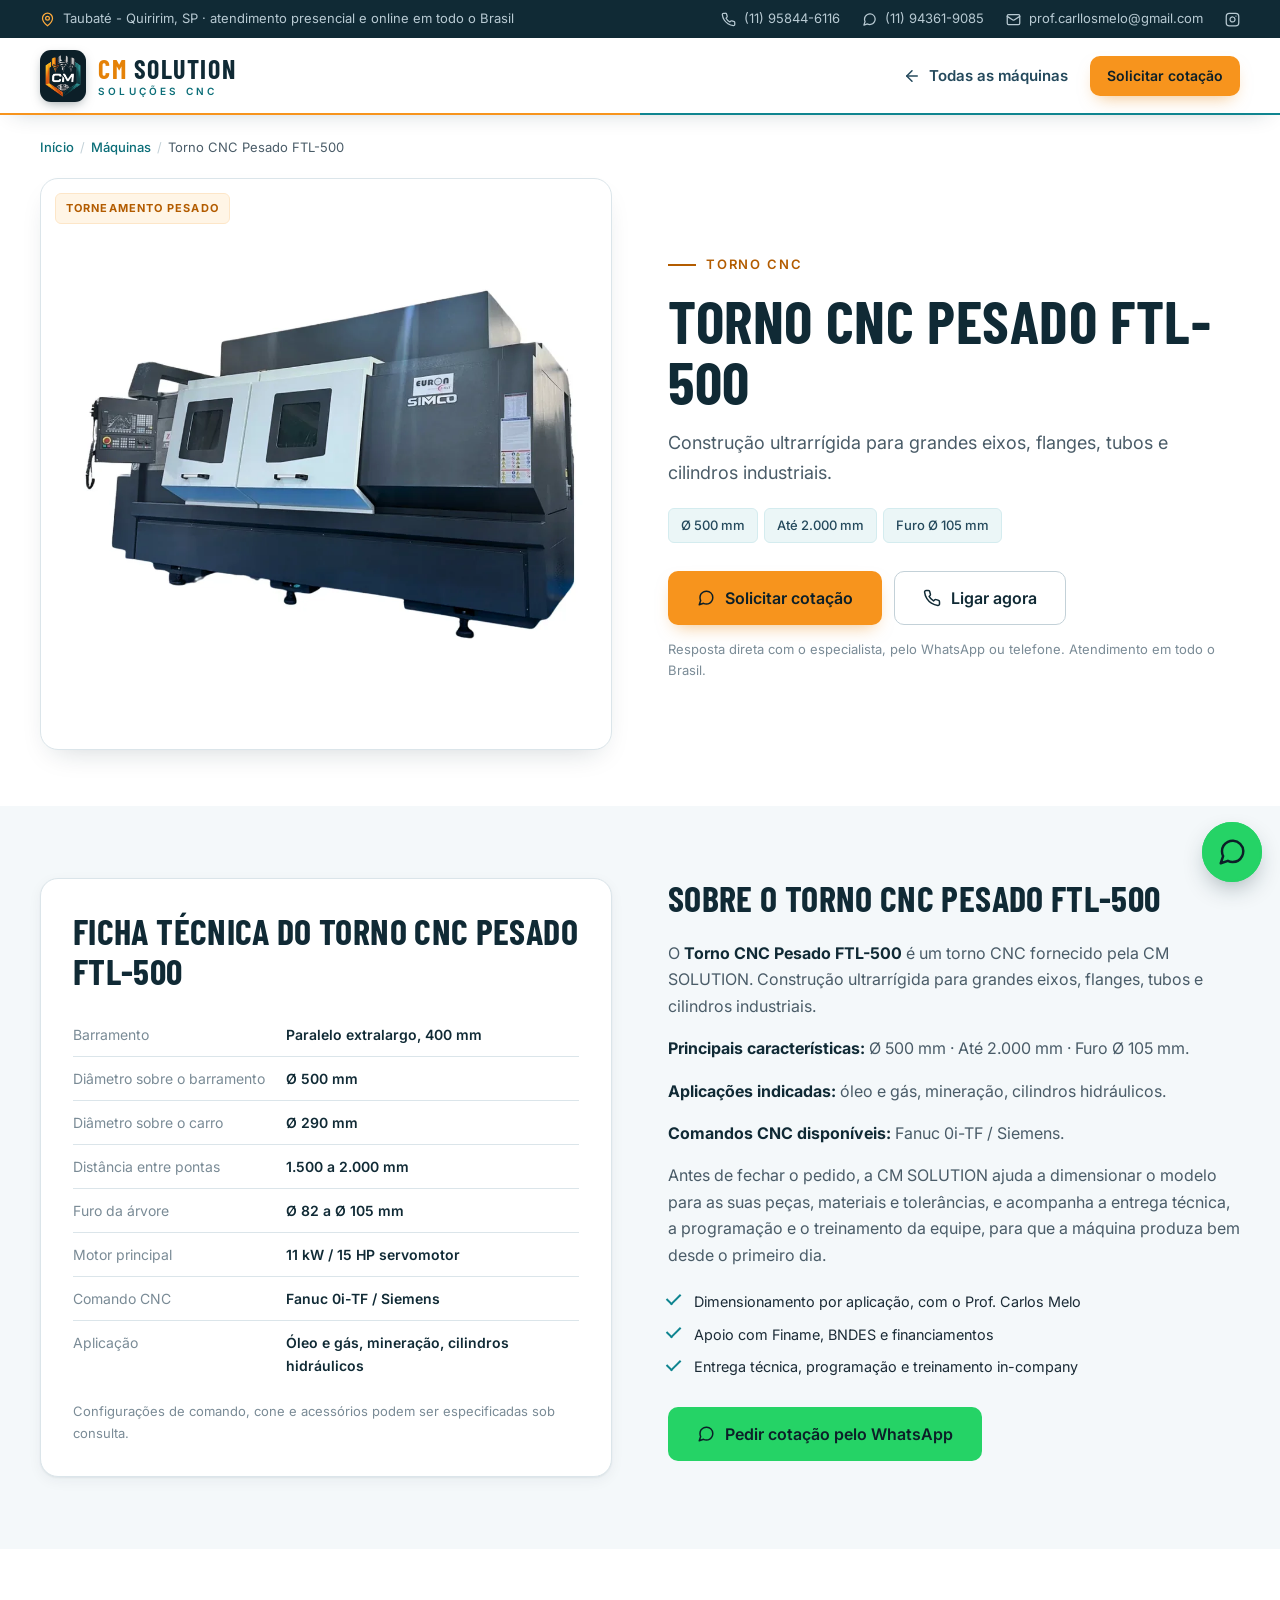
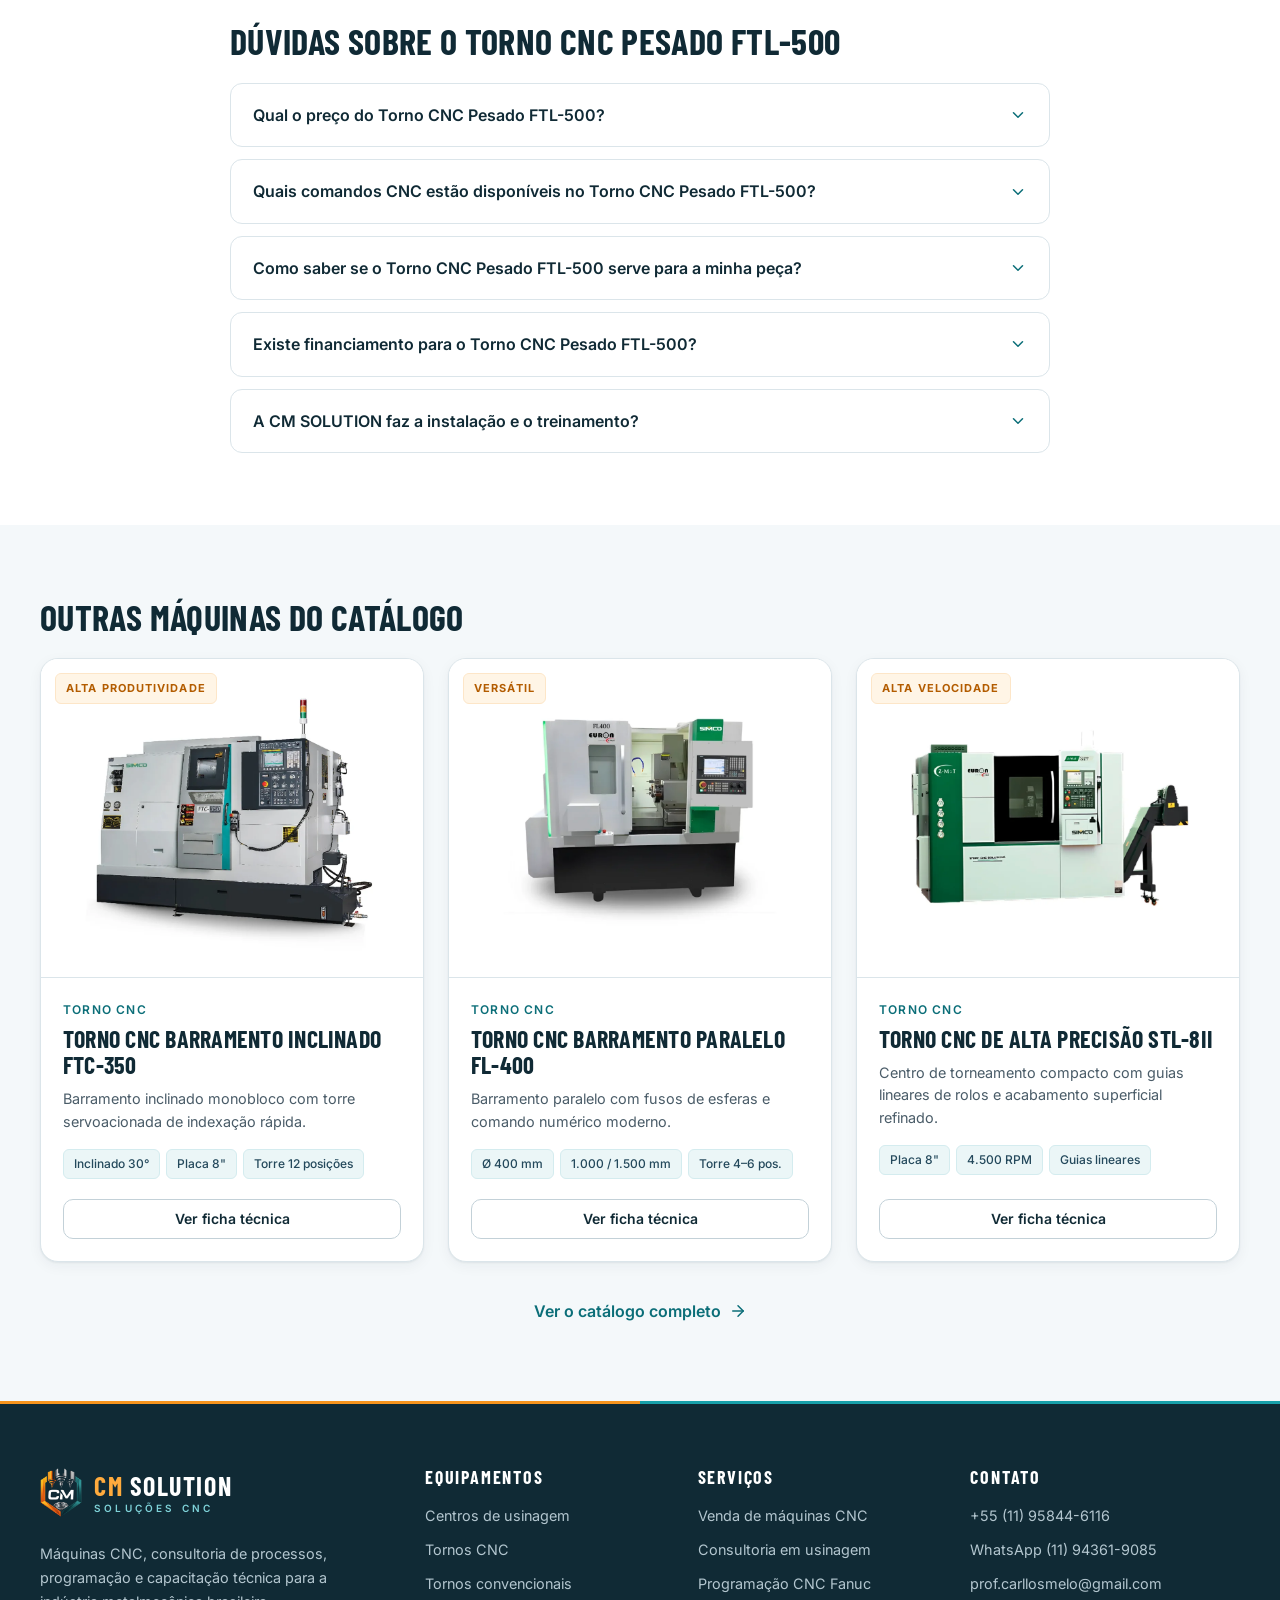
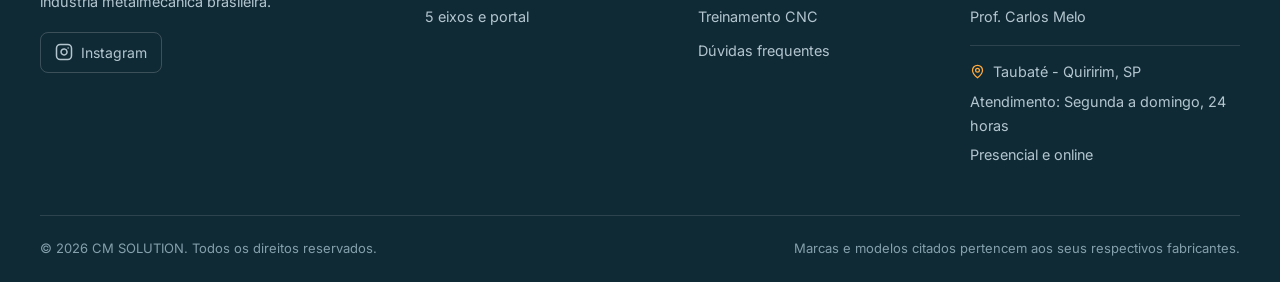
<file: maquinas/torno-cnc-pesado-ftl-500.html>
<!DOCTYPE html>
<html lang="pt-BR">
<head>
  <meta charset="utf-8">
  <meta name="viewport" content="width=device-width, initial-scale=1">
  <title>Torno CNC Pesado FTL-500: ficha técnica e cotação | CM SOLUTION</title>
  <meta name="description" content="Torno CNC Pesado FTL-500: Construção ultrarrígida para grandes eixos, flanges, tubos e cilindros industriais. Ø 500 mm, Até 2.000 mm, Furo Ø 105 mm. Ficha…">
  <meta name="robots" content="index, follow, max-image-preview:large">
  <meta name="theme-color" content="#102A35">
  <link rel="canonical" href="https://cam-2-iota.vercel.app/maquinas/torno-cnc-pesado-ftl-500">

  <meta property="og:type" content="website">
  <meta property="og:locale" content="pt_BR">
  <meta property="og:site_name" content="CM SOLUTION">
  <meta property="og:url" content="https://cam-2-iota.vercel.app/maquinas/torno-cnc-pesado-ftl-500">
  <meta property="og:title" content="Torno CNC Pesado FTL-500: ficha técnica e cotação | CM SOLUTION">
  <meta property="og:description" content="Torno CNC Pesado FTL-500: Construção ultrarrígida para grandes eixos, flanges, tubos e cilindros industriais. Ø 500 mm, Até 2.000 mm, Furo Ø 105 mm. Ficha…">
  <meta property="og:image" content="https://cam-2-iota.vercel.app/assets/img/brand/og-image.jpg">
  <meta property="og:image:width" content="1200">
  <meta property="og:image:height" content="630">
  <meta property="og:image:alt" content="Torno CNC Pesado FTL-500 — CM SOLUTION">
  <meta name="twitter:card" content="summary_large_image">

  <link rel="icon" type="image/png" sizes="64x64" href="/assets/img/brand/favicon-64.png">
  <link rel="apple-touch-icon" href="/assets/img/brand/favicon.png">

  <link rel="preconnect" href="https://fonts.googleapis.com">
  <link rel="preconnect" href="https://fonts.gstatic.com" crossorigin>
  <link href="https://fonts.googleapis.com/css2?family=Barlow+Condensed:wght@600;700&family=Inter:wght@400;500;600;700&display=swap" rel="stylesheet">
  <link rel="stylesheet" href="/assets/css/style.css">
  <link rel="stylesheet" href="/assets/css/machine.css">

  <script type="application/ld+json">
{
  "@context": "https://schema.org",
  "@graph": [
    {
      "@type": "WebPage",
      "@id": "https://cam-2-iota.vercel.app/maquinas/torno-cnc-pesado-ftl-500#pagina",
      "url": "https://cam-2-iota.vercel.app/maquinas/torno-cnc-pesado-ftl-500",
      "name": "Torno CNC Pesado FTL-500: ficha técnica e cotação | CM SOLUTION",
      "description": "Torno CNC Pesado FTL-500: Construção ultrarrígida para grandes eixos, flanges, tubos e cilindros industriais. Ø 500 mm, Até 2.000 mm, Furo Ø 105 mm. Ficha…",
      "inLanguage": "pt-BR",
      "isPartOf": {
        "@id": "https://cam-2-iota.vercel.app/#site"
      },
      "primaryImageOfPage": {
        "@type": "ImageObject",
        "url": "https://cam-2-iota.vercel.app/assets/img/machines/ftl500.webp",
        "caption": "Torno CNC Pesado FTL-500"
      },
      "breadcrumb": {
        "@id": "https://cam-2-iota.vercel.app/maquinas/torno-cnc-pesado-ftl-500#migalhas"
      }
    },
    {
      "@type": "BreadcrumbList",
      "@id": "https://cam-2-iota.vercel.app/maquinas/torno-cnc-pesado-ftl-500#migalhas",
      "itemListElement": [
        {
          "@type": "ListItem",
          "position": 1,
          "name": "Início",
          "item": "https://cam-2-iota.vercel.app/"
        },
        {
          "@type": "ListItem",
          "position": 2,
          "name": "Máquinas",
          "item": "https://cam-2-iota.vercel.app/#maquinas"
        },
        {
          "@type": "ListItem",
          "position": 3,
          "name": "Torno CNC Pesado FTL-500",
          "item": "https://cam-2-iota.vercel.app/maquinas/torno-cnc-pesado-ftl-500"
        }
      ]
    }
  ]
}
  </script>
</head>
<body>

  <svg width="0" height="0" style="position:absolute" aria-hidden="true" focusable="false">
    <defs>
      <symbol id="i-phone" viewBox="0 0 24 24"><path d="M22 16.92v3a2 2 0 0 1-2.18 2 19.79 19.79 0 0 1-8.63-3.07 19.5 19.5 0 0 1-6-6 19.79 19.79 0 0 1-3.07-8.67A2 2 0 0 1 4.11 2h3a2 2 0 0 1 2 1.72 12.84 12.84 0 0 0 .7 2.81 2 2 0 0 1-.45 2.11L8.09 9.91a16 16 0 0 0 6 6l1.27-1.27a2 2 0 0 1 2.11-.45 12.84 12.84 0 0 0 2.81.7A2 2 0 0 1 22 16.92z"/></symbol>
      <symbol id="i-mail" viewBox="0 0 24 24"><rect x="2" y="4" width="20" height="16" rx="2"/><path d="m22 7-8.97 5.7a1.94 1.94 0 0 1-2.06 0L2 7"/></symbol>
      <symbol id="i-chat" viewBox="0 0 24 24"><path d="M21 11.5a8.38 8.38 0 0 1-.9 3.8 8.5 8.5 0 0 1-7.6 4.7 8.38 8.38 0 0 1-3.8-.9L3 21l1.9-5.7a8.38 8.38 0 0 1-.9-3.8 8.5 8.5 0 0 1 4.7-7.6 8.38 8.38 0 0 1 3.8-.9h.5a8.48 8.48 0 0 1 8 8v.5z"/></symbol>
      <symbol id="i-arrow-right" viewBox="0 0 24 24"><line x1="5" y1="12" x2="19" y2="12"/><polyline points="12 5 19 12 12 19"/></symbol>
      <symbol id="i-arrow-left" viewBox="0 0 24 24"><line x1="19" y1="12" x2="5" y2="12"/><polyline points="12 19 5 12 12 5"/></symbol>
      <symbol id="i-arrow-up-right" viewBox="0 0 24 24"><line x1="7" y1="17" x2="17" y2="7"/><polyline points="7 7 17 7 17 17"/></symbol>
      <symbol id="i-check" viewBox="0 0 24 24"><polyline points="20 6 9 17 4 12"/></symbol>
      <symbol id="i-pin" viewBox="0 0 24 24"><path d="M20 10c0 6-8 12-8 12s-8-6-8-12a8 8 0 0 1 16 0Z"/><circle cx="12" cy="10" r="3"/></symbol>
      <symbol id="i-chevron-down" viewBox="0 0 24 24"><polyline points="6 9 12 15 18 9"/></symbol>
    </defs>
  </svg>

  <a class="skip-link" href="#conteudo">Ir para o conteúdo</a>

  <div class="topbar">
    <div class="container topbar__inner">
      <p class="topbar__tag"><svg class="icon"><use href="#i-pin"/></svg> Taubaté - Quiririm, SP · atendimento presencial e online em todo o Brasil</p>
      <div class="topbar__links">
        <a href="tel:+5511958446116"><svg class="icon"><use href="#i-phone"/></svg> (11) 95844-6116</a>
        <a href="https://wa.me/5511943619085" target="_blank" rel="noopener"><svg class="icon"><use href="#i-chat"/></svg> (11) 94361-9085</a>
        <a href="mailto:prof.carllosmelo@gmail.com" class="topbar__mail"><svg class="icon"><use href="#i-mail"/></svg> prof.carllosmelo@gmail.com</a>
        <a href="https://www.instagram.com/melo3dcriandosolucoes/" target="_blank" rel="noopener me" aria-label="Instagram @melo3dcriandosolucoes"><svg class="icon" viewBox="0 0 24 24" aria-hidden="true"><rect x="2" y="2" width="20" height="20" rx="5" ry="5"/><path d="M16 11.37A4 4 0 1 1 12.63 8 4 4 0 0 1 16 11.37z"/><line x1="17.5" y1="6.5" x2="17.51" y2="6.5"/></svg></a>
      </div>
    </div>
  </div>

  <header class="header is-scrolled">
    <div class="container header__inner">
      <a href="/" class="brand" aria-label="CM SOLUTION — página inicial">
          <img src="/assets/img/brand/logo-cm.png" alt="" class="brand__mark" width="42" height="49">
          <span class="brand__text">
            <span class="brand__name"><b>CM</b> SOLUTION</span>
            <span class="brand__sub">Soluções CNC</span>
          </span>
        </a>
      <div class="mp-header__actions">
        <a href="/#maquinas" class="mp-header__back"><svg class="icon"><use href="#i-arrow-left"/></svg> Todas as máquinas</a>
        <a href="https://wa.me/5511943619085?text=Ol%C3%A1!%20Vim%20pelo%20site%20da%20CM%20SOLUTION%20e%20gostaria%20de%20uma%20cota%C3%A7%C3%A3o%20do%20Torno%20CNC%20Pesado%20FTL-500." target="_blank" rel="noopener" class="btn btn--primary btn--sm">Solicitar cotação</a>
      </div>
    </div>
  </header>

  <main id="conteudo">

    <section class="mp-hero">
      <div class="container">
        <nav class="crumbs" aria-label="Você está em">
          <ol>
            <li><a href="/">Início</a></li>
            <li><a href="/#maquinas">Máquinas</a></li>
            <li aria-current="page">Torno CNC Pesado FTL-500</li>
          </ol>
        </nav>

        <div class="mp-hero__grid">
          <div class="mp-hero__media">
            <span class="mc__badge">Torneamento pesado</span>
            <img src="/assets/img/machines/ftl500.webp" alt="Torno CNC Pesado FTL-500" width="900" height="900" fetchpriority="high">
          </div>

          <div class="mp-hero__info">
            <p class="eyebrow">Torno CNC</p>
            <h1 class="mp-title">Torno CNC Pesado FTL-500</h1>
            <p class="mp-lead">Construção ultrarrígida para grandes eixos, flanges, tubos e cilindros industriais.</p>
            <ul class="mc__chips mp-chips"><li>Ø 500 mm</li><li>Até 2.000 mm</li><li>Furo Ø 105 mm</li></ul>

            <div class="mp-actions">
              <a href="https://wa.me/5511943619085?text=Ol%C3%A1!%20Vim%20pelo%20site%20da%20CM%20SOLUTION%20e%20gostaria%20de%20uma%20cota%C3%A7%C3%A3o%20do%20Torno%20CNC%20Pesado%20FTL-500." target="_blank" rel="noopener" class="btn btn--primary btn--lg"><svg class="icon"><use href="#i-chat"/></svg> Solicitar cotação</a>
              <a href="tel:+5511958446116" class="btn btn--ghost btn--lg"><svg class="icon"><use href="#i-phone"/></svg> Ligar agora</a>
            </div>
            <p class="mp-note">Resposta direta com o especialista, pelo WhatsApp ou telefone. Atendimento em todo o Brasil.</p>
          </div>
        </div>
      </div>
    </section>

    <section class="section section--light mp-section">
      <div class="container mp-cols">
        <div class="mp-specs">
          <h2 class="mp-h2">Ficha técnica do Torno CNC Pesado FTL-500</h2>
          <table class="specs mp-table">
            <caption class="sr-only">Especificações técnicas do Torno CNC Pesado FTL-500</caption>
            <tbody>
              <tr><th scope="row">Barramento</th><td>Paralelo extralargo, 400 mm</td></tr>
              <tr><th scope="row">Diâmetro sobre o barramento</th><td>Ø 500 mm</td></tr>
              <tr><th scope="row">Diâmetro sobre o carro</th><td>Ø 290 mm</td></tr>
              <tr><th scope="row">Distância entre pontas</th><td>1.500 a 2.000 mm</td></tr>
              <tr><th scope="row">Furo da árvore</th><td>Ø 82 a Ø 105 mm</td></tr>
              <tr><th scope="row">Motor principal</th><td>11 kW / 15 HP servomotor</td></tr>
              <tr><th scope="row">Comando CNC</th><td>Fanuc 0i-TF / Siemens</td></tr>
              <tr><th scope="row">Aplicação</th><td>Óleo e gás, mineração, cilindros hidráulicos</td></tr>
            </tbody>
          </table>
          <p class="mp-note">Configurações de comando, cone e acessórios podem ser especificadas sob consulta.</p>
        </div>

        <div class="mp-about">
          <h2 class="mp-h2">Sobre o Torno CNC Pesado FTL-500</h2>
          <p>O <strong>Torno CNC Pesado FTL-500</strong> é um torno CNC fornecido pela CM SOLUTION. Construção ultrarrígida para grandes eixos, flanges, tubos e cilindros industriais.</p>
          <p><strong>Principais características:</strong> Ø 500 mm · Até 2.000 mm · Furo Ø 105 mm.</p>
          <p><strong>Aplicações indicadas:</strong> óleo e gás, mineração, cilindros hidráulicos.</p>
          <p><strong>Comandos CNC disponíveis:</strong> Fanuc 0i-TF / Siemens.</p>
          <p>Antes de fechar o pedido, a CM SOLUTION ajuda a dimensionar o modelo para as suas peças, materiais e tolerâncias, e acompanha a entrega técnica, a programação e o treinamento da equipe, para que a máquina produza bem desde o primeiro dia.</p>
          <ul class="ticks mp-ticks">
            <li>Dimensionamento por aplicação, com o Prof. Carlos Melo</li>
            <li>Apoio com Finame, BNDES e financiamentos</li>
            <li>Entrega técnica, programação e treinamento in-company</li>
          </ul>
          <a href="https://wa.me/5511943619085?text=Ol%C3%A1!%20Vim%20pelo%20site%20da%20CM%20SOLUTION%20e%20gostaria%20de%20uma%20cota%C3%A7%C3%A3o%20do%20Torno%20CNC%20Pesado%20FTL-500." target="_blank" rel="noopener" class="btn btn--whatsapp btn--lg"><svg class="icon"><use href="#i-chat"/></svg> Pedir cotação pelo WhatsApp</a>
        </div>
      </div>
    </section>

    <section class="section section--white mp-section">
      <div class="container container--narrow">
        <h2 class="mp-h2">Dúvidas sobre o Torno CNC Pesado FTL-500</h2>
        <div class="mp-faq">
          <details>
            <summary><span>Qual o preço do Torno CNC Pesado FTL-500?</span><svg class="icon"><use href="#i-chevron-down"/></svg></summary>
            <p>O valor depende do comando CNC, dos acessórios e das condições comerciais escolhidas. Peça a cotação pelo WhatsApp e enviamos a proposta para a configuração que você precisa.</p>
          </details>
          <details>
            <summary><span>Quais comandos CNC estão disponíveis no Torno CNC Pesado FTL-500?</span><svg class="icon"><use href="#i-chevron-down"/></svg></summary>
            <p>Fanuc 0i-TF / Siemens. Ajudamos a escolher o comando mais adequado à sua aplicação e à equipe que vai operar a máquina.</p>
          </details>
          <details>
            <summary><span>Como saber se o Torno CNC Pesado FTL-500 serve para a minha peça?</span><svg class="icon"><use href="#i-chevron-down"/></svg></summary>
            <p>Envie o tamanho e o peso da peça, o material e as tolerâncias. Analisamos o seu portfólio e indicamos se este é o modelo ideal ou se outro do catálogo atende melhor.</p>
          </details>
          <details>
            <summary><span>Existe financiamento para o Torno CNC Pesado FTL-500?</span><svg class="icon"><use href="#i-chevron-down"/></svg></summary>
            <p>Auxiliamos no direcionamento para linhas como Finame, Cartão BNDES e leasing, conforme as condições vigentes.</p>
          </details>
          <details>
            <summary><span>A CM SOLUTION faz a instalação e o treinamento?</span><svg class="icon"><use href="#i-chevron-down"/></svg></summary>
            <p>Sim. Orientamos a infraestrutura civil e elétrica, acompanhamos o nivelamento e fazemos a entrega técnica presencial, usinando a primeira peça de validação. Também oferecemos treinamento de operação e programação para a sua equipe.</p>
          </details>
        </div>
      </div>
    </section>

    <section class="section section--light mp-section">
      <div class="container">
        <h2 class="mp-h2">Outras máquinas do catálogo</h2>
        <div class="mp-related">
        <article class="mc">
          <a class="mc__media" href="/maquinas/torno-cnc-barramento-inclinado-ftc-350" aria-label="Ver Torno CNC Barramento Inclinado FTC-350">
            <span class="mc__badge">Alta produtividade</span>
            <img src="/assets/img/machines/ftc350.webp" alt="Torno CNC Barramento Inclinado FTC-350" loading="lazy" width="900" height="900">
          </a>
          <div class="mc__body">
            <p class="mc__cat">Torno CNC</p>
            <h3 class="mc__name"><a href="/maquinas/torno-cnc-barramento-inclinado-ftc-350">Torno CNC Barramento Inclinado FTC-350</a></h3>
            <p class="mc__tag">Barramento inclinado monobloco com torre servoacionada de indexação rápida.</p>
            <ul class="mc__chips"><li>Inclinado 30°</li><li>Placa 8&quot;</li><li>Torre 12 posições</li></ul>
            <div class="mc__actions">
              <a class="btn btn--outline btn--sm" href="/maquinas/torno-cnc-barramento-inclinado-ftc-350">Ver ficha técnica</a>
            </div>
          </div>
        </article>
        <article class="mc">
          <a class="mc__media" href="/maquinas/torno-cnc-barramento-paralelo-fl-400" aria-label="Ver Torno CNC Barramento Paralelo FL-400">
            <span class="mc__badge">Versátil</span>
            <img src="/assets/img/machines/fl400.webp" alt="Torno CNC Barramento Paralelo FL-400" loading="lazy" width="900" height="900">
          </a>
          <div class="mc__body">
            <p class="mc__cat">Torno CNC</p>
            <h3 class="mc__name"><a href="/maquinas/torno-cnc-barramento-paralelo-fl-400">Torno CNC Barramento Paralelo FL-400</a></h3>
            <p class="mc__tag">Barramento paralelo com fusos de esferas e comando numérico moderno.</p>
            <ul class="mc__chips"><li>Ø 400 mm</li><li>1.000 / 1.500 mm</li><li>Torre 4–6 pos.</li></ul>
            <div class="mc__actions">
              <a class="btn btn--outline btn--sm" href="/maquinas/torno-cnc-barramento-paralelo-fl-400">Ver ficha técnica</a>
            </div>
          </div>
        </article>
        <article class="mc">
          <a class="mc__media" href="/maquinas/torno-cnc-alta-precisao-stl-8ii" aria-label="Ver Torno CNC de Alta Precisão STL-8II">
            <span class="mc__badge">Alta velocidade</span>
            <img src="/assets/img/machines/stl8ii.webp" alt="Torno CNC de Alta Precisão STL-8II" loading="lazy" width="900" height="900">
          </a>
          <div class="mc__body">
            <p class="mc__cat">Torno CNC</p>
            <h3 class="mc__name"><a href="/maquinas/torno-cnc-alta-precisao-stl-8ii">Torno CNC de Alta Precisão STL-8II</a></h3>
            <p class="mc__tag">Centro de torneamento compacto com guias lineares de rolos e acabamento superficial refinado.</p>
            <ul class="mc__chips"><li>Placa 8&quot;</li><li>4.500 RPM</li><li>Guias lineares</li></ul>
            <div class="mc__actions">
              <a class="btn btn--outline btn--sm" href="/maquinas/torno-cnc-alta-precisao-stl-8ii">Ver ficha técnica</a>
            </div>
          </div>
        </article>
        </div>
        <p class="mp-all"><a class="link-btn" href="/#maquinas">Ver o catálogo completo <svg class="icon"><use href="#i-arrow-right"/></svg></a></p>
      </div>
    </section>
  </main>

  <footer class="footer">
    <div class="container footer__grid">
      <div class="footer__brand">
        <a href="/" class="brand" aria-label="CM SOLUTION — página inicial">
          <img src="/assets/img/brand/logo-cm.png" alt="" class="brand__mark" width="42" height="49">
          <span class="brand__text">
            <span class="brand__name"><b>CM</b> SOLUTION</span>
            <span class="brand__sub">Soluções CNC</span>
          </span>
        </a>
        <p>Máquinas CNC, consultoria de processos, programação e capacitação técnica para a indústria metalmecânica brasileira.</p>
        <div class="footer__social">
          <a href="https://www.instagram.com/melo3dcriandosolucoes/" target="_blank" rel="noopener me" aria-label="Instagram @melo3dcriandosolucoes"><svg class="icon" viewBox="0 0 24 24" aria-hidden="true"><rect x="2" y="2" width="20" height="20" rx="5" ry="5"/><path d="M16 11.37A4 4 0 1 1 12.63 8 4 4 0 0 1 16 11.37z"/><line x1="17.5" y1="6.5" x2="17.51" y2="6.5"/></svg> Instagram</a>
        </div>
      </div>

      <nav class="footer__col" aria-label="Equipamentos">
        <h4>Equipamentos</h4>
        <a href="/#maquinas" data-line="centros">Centros de usinagem</a>
        <a href="/#maquinas" data-line="tornos-cnc">Tornos CNC</a>
        <a href="/#maquinas" data-line="tornos-conv">Tornos convencionais</a>
        <a href="/#maquinas" data-line="5eixos-portal">5 eixos e portal</a>
      </nav>

      <nav class="footer__col" aria-label="Serviços">
        <h4>Serviços</h4>
        <a href="/venda-de-centro-de-usinagem-cnc">Venda de máquinas CNC</a>
        <a href="/consultoria-em-usinagem-cnc">Consultoria em usinagem</a>
        <a href="/programacao-cnc-fanuc">Programação CNC Fanuc</a>
        <a href="/treinamento-cnc">Treinamento CNC</a>
        <a href="/#faq">Dúvidas frequentes</a>
      </nav>

      <div class="footer__col">
        <h4>Contato</h4>
        <a href="tel:+5511958446116">+55 (11) 95844-6116</a>
        <a href="https://wa.me/5511943619085" target="_blank" rel="noopener">WhatsApp (11) 94361-9085</a>
        <a href="mailto:prof.carllosmelo@gmail.com">prof.carllosmelo@gmail.com</a>
        <span>Prof. Carlos Melo</span>
        <address class="footer__addr">
          <span><svg class="icon"><use href="#i-pin"/></svg> Taubaté - Quiririm, SP</span>
          <span>Atendimento: Segunda a domingo, 24 horas</span>
          <span>Presencial e online</span>
        </address>
      </div>
    </div>

    <div class="container footer__bottom">
      <p>© <span id="year">2026</span> CM SOLUTION. Todos os direitos reservados.</p>
      <p>Marcas e modelos citados pertencem aos seus respectivos fabricantes.</p>
    </div>
  </footer>

  <a href="https://wa.me/5511943619085?text=Ol%C3%A1!%20Vim%20pelo%20site%20da%20CM%20SOLUTION%20e%20gostaria%20de%20uma%20cota%C3%A7%C3%A3o%20do%20Torno%20CNC%20Pesado%20FTL-500." target="_blank" rel="noopener" class="fab fab--wa" aria-label="Falar no WhatsApp sobre o Torno CNC Pesado FTL-500">
    <svg class="icon icon--xl"><use href="#i-chat"/></svg>
  </a>
</body>
</html>
</file>
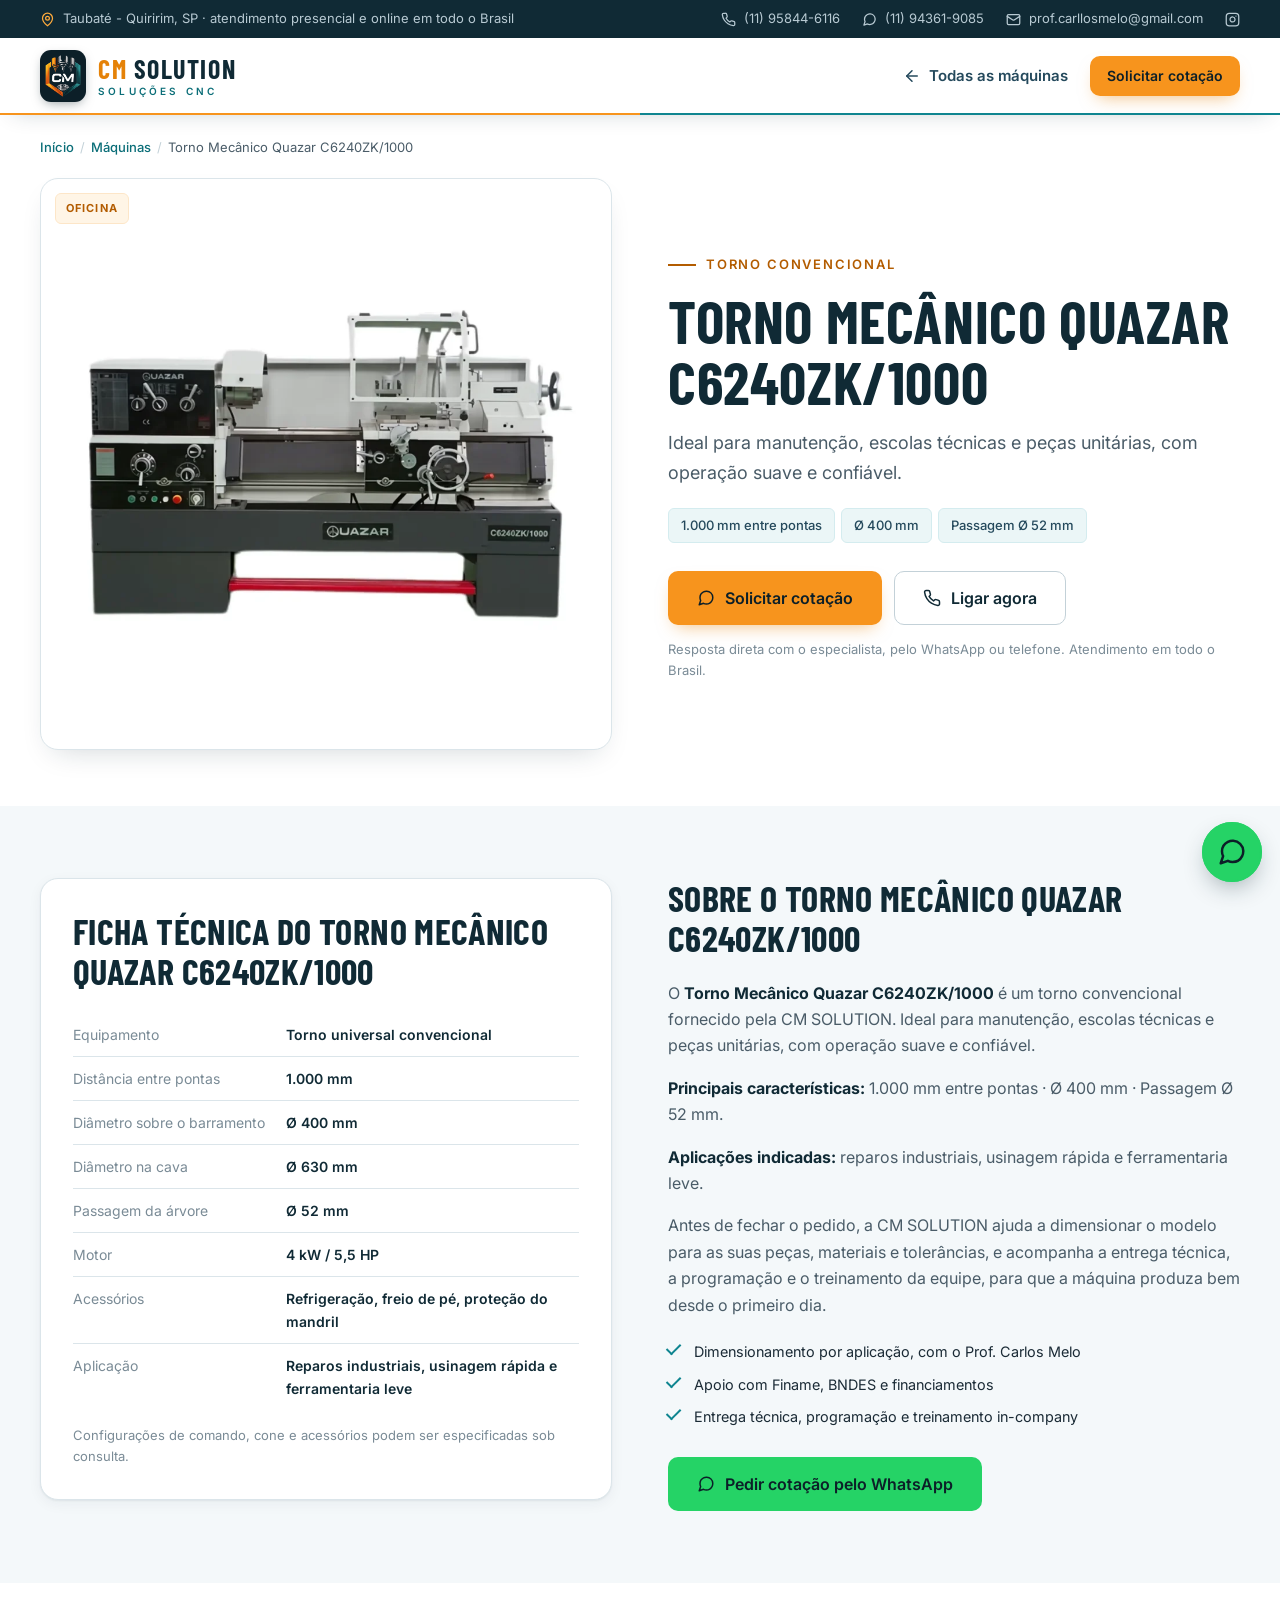
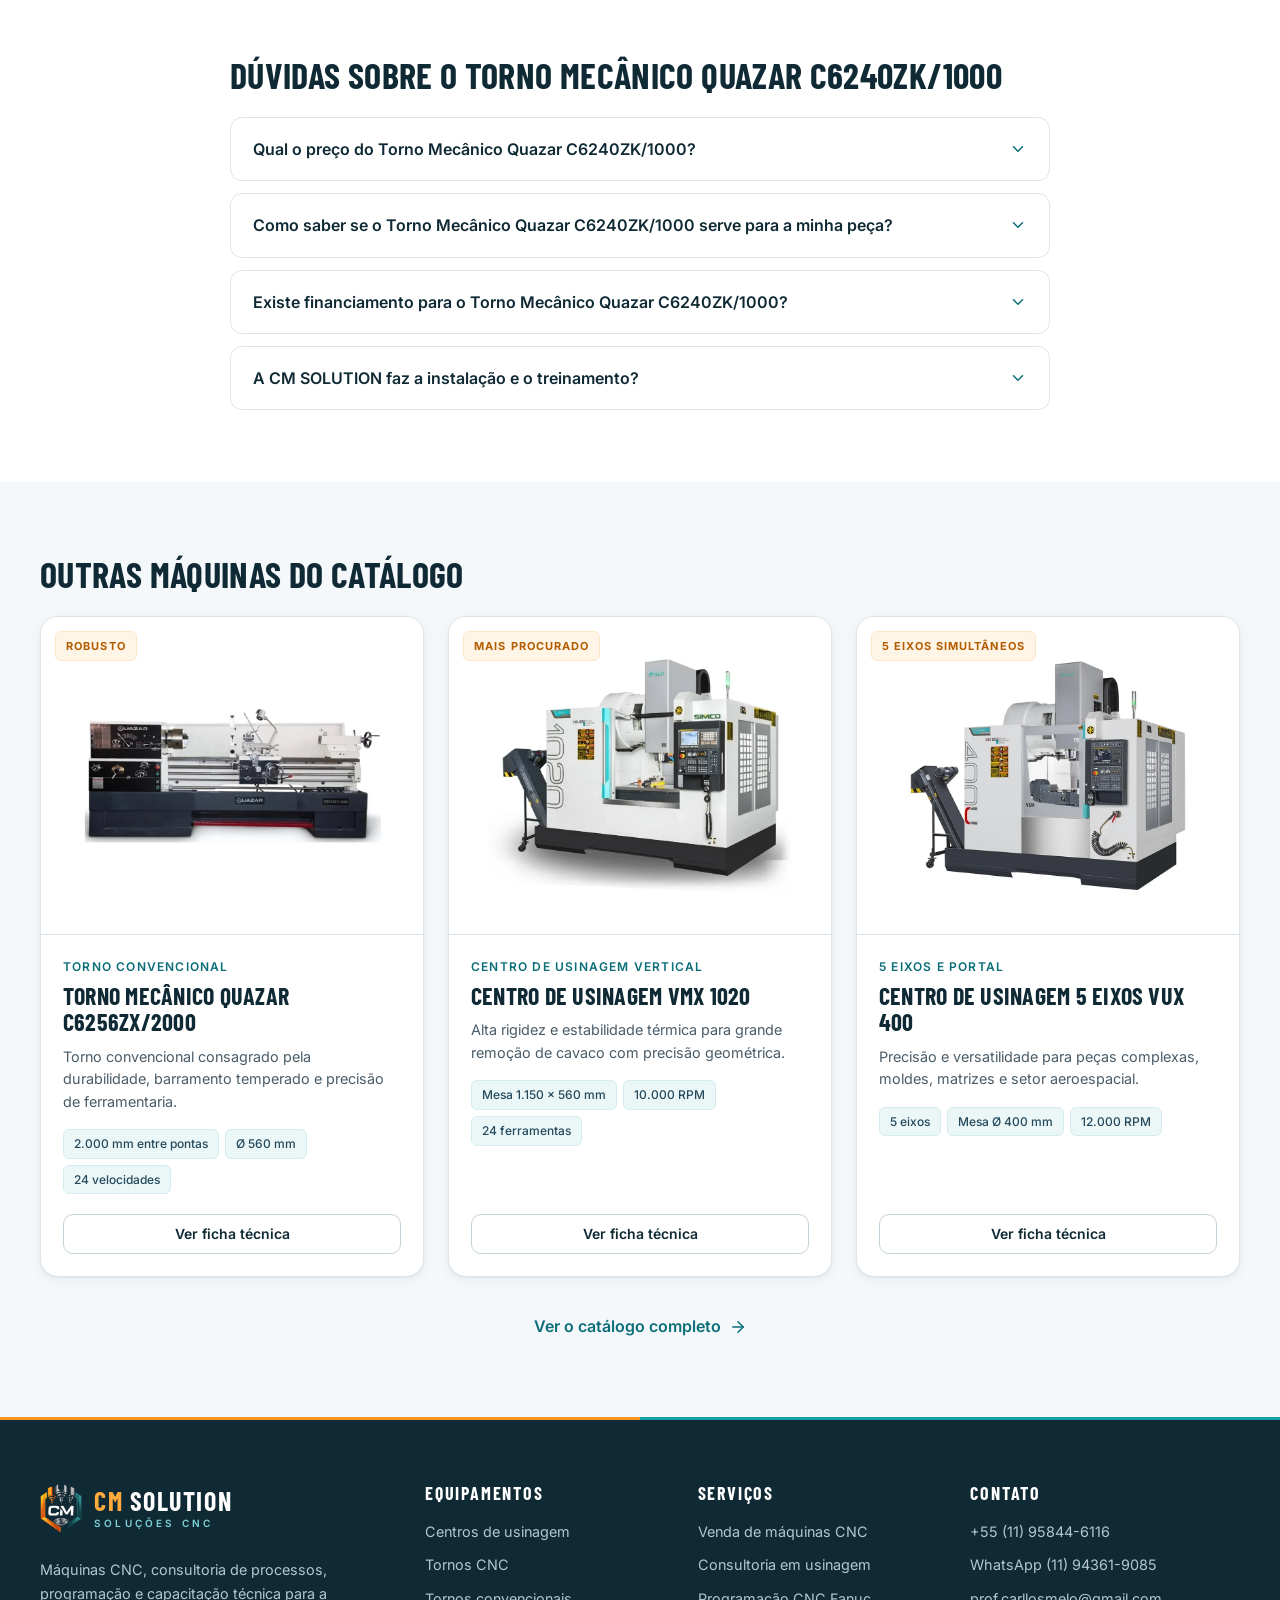
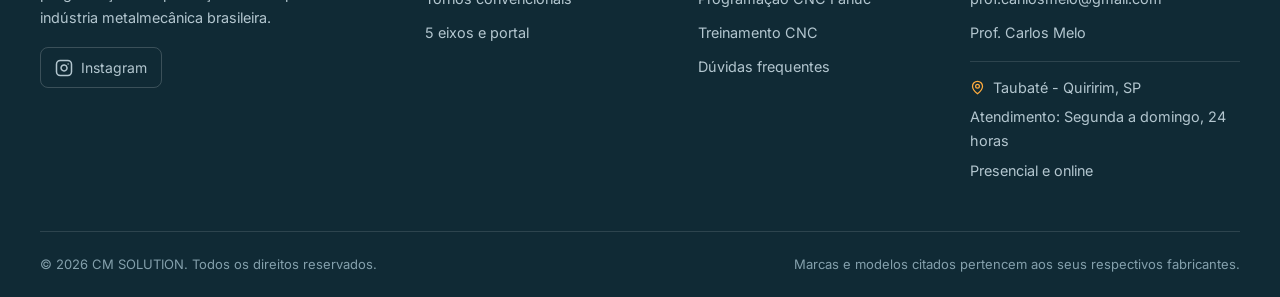
<file: maquinas/torno-mecanico-quazar-c6240zk-1000.html>
<!DOCTYPE html>
<html lang="pt-BR">
<head>
  <meta charset="utf-8">
  <meta name="viewport" content="width=device-width, initial-scale=1">
  <title>Torno Mecânico Quazar C6240ZK/1000: ficha técnica e cotação | CM SOLUTION</title>
  <meta name="description" content="Torno Mecânico Quazar C6240ZK/1000: Ideal para manutenção, escolas técnicas e peças unitárias, com operação suave e confiável. 1.000 mm entre pontas, Ø 400…">
  <meta name="robots" content="index, follow, max-image-preview:large">
  <meta name="theme-color" content="#102A35">
  <link rel="canonical" href="https://cam-2-iota.vercel.app/maquinas/torno-mecanico-quazar-c6240zk-1000">

  <meta property="og:type" content="website">
  <meta property="og:locale" content="pt_BR">
  <meta property="og:site_name" content="CM SOLUTION">
  <meta property="og:url" content="https://cam-2-iota.vercel.app/maquinas/torno-mecanico-quazar-c6240zk-1000">
  <meta property="og:title" content="Torno Mecânico Quazar C6240ZK/1000: ficha técnica e cotação | CM SOLUTION">
  <meta property="og:description" content="Torno Mecânico Quazar C6240ZK/1000: Ideal para manutenção, escolas técnicas e peças unitárias, com operação suave e confiável. 1.000 mm entre pontas, Ø 400…">
  <meta property="og:image" content="https://cam-2-iota.vercel.app/assets/img/brand/og-image.jpg">
  <meta property="og:image:width" content="1200">
  <meta property="og:image:height" content="630">
  <meta property="og:image:alt" content="Torno Mecânico Quazar C6240ZK/1000 — CM SOLUTION">
  <meta name="twitter:card" content="summary_large_image">

  <link rel="icon" type="image/png" sizes="64x64" href="/assets/img/brand/favicon-64.png">
  <link rel="apple-touch-icon" href="/assets/img/brand/favicon.png">

  <link rel="preconnect" href="https://fonts.googleapis.com">
  <link rel="preconnect" href="https://fonts.gstatic.com" crossorigin>
  <link href="https://fonts.googleapis.com/css2?family=Barlow+Condensed:wght@600;700&family=Inter:wght@400;500;600;700&display=swap" rel="stylesheet">
  <link rel="stylesheet" href="/assets/css/style.css">
  <link rel="stylesheet" href="/assets/css/machine.css">

  <script type="application/ld+json">
{
  "@context": "https://schema.org",
  "@graph": [
    {
      "@type": "WebPage",
      "@id": "https://cam-2-iota.vercel.app/maquinas/torno-mecanico-quazar-c6240zk-1000#pagina",
      "url": "https://cam-2-iota.vercel.app/maquinas/torno-mecanico-quazar-c6240zk-1000",
      "name": "Torno Mecânico Quazar C6240ZK/1000: ficha técnica e cotação | CM SOLUTION",
      "description": "Torno Mecânico Quazar C6240ZK/1000: Ideal para manutenção, escolas técnicas e peças unitárias, com operação suave e confiável. 1.000 mm entre pontas, Ø 400…",
      "inLanguage": "pt-BR",
      "isPartOf": {
        "@id": "https://cam-2-iota.vercel.app/#site"
      },
      "primaryImageOfPage": {
        "@type": "ImageObject",
        "url": "https://cam-2-iota.vercel.app/assets/img/machines/quazar-c6240.webp",
        "caption": "Torno Mecânico Quazar C6240ZK/1000"
      },
      "breadcrumb": {
        "@id": "https://cam-2-iota.vercel.app/maquinas/torno-mecanico-quazar-c6240zk-1000#migalhas"
      }
    },
    {
      "@type": "BreadcrumbList",
      "@id": "https://cam-2-iota.vercel.app/maquinas/torno-mecanico-quazar-c6240zk-1000#migalhas",
      "itemListElement": [
        {
          "@type": "ListItem",
          "position": 1,
          "name": "Início",
          "item": "https://cam-2-iota.vercel.app/"
        },
        {
          "@type": "ListItem",
          "position": 2,
          "name": "Máquinas",
          "item": "https://cam-2-iota.vercel.app/#maquinas"
        },
        {
          "@type": "ListItem",
          "position": 3,
          "name": "Torno Mecânico Quazar C6240ZK/1000",
          "item": "https://cam-2-iota.vercel.app/maquinas/torno-mecanico-quazar-c6240zk-1000"
        }
      ]
    }
  ]
}
  </script>
</head>
<body>

  <svg width="0" height="0" style="position:absolute" aria-hidden="true" focusable="false">
    <defs>
      <symbol id="i-phone" viewBox="0 0 24 24"><path d="M22 16.92v3a2 2 0 0 1-2.18 2 19.79 19.79 0 0 1-8.63-3.07 19.5 19.5 0 0 1-6-6 19.79 19.79 0 0 1-3.07-8.67A2 2 0 0 1 4.11 2h3a2 2 0 0 1 2 1.72 12.84 12.84 0 0 0 .7 2.81 2 2 0 0 1-.45 2.11L8.09 9.91a16 16 0 0 0 6 6l1.27-1.27a2 2 0 0 1 2.11-.45 12.84 12.84 0 0 0 2.81.7A2 2 0 0 1 22 16.92z"/></symbol>
      <symbol id="i-mail" viewBox="0 0 24 24"><rect x="2" y="4" width="20" height="16" rx="2"/><path d="m22 7-8.97 5.7a1.94 1.94 0 0 1-2.06 0L2 7"/></symbol>
      <symbol id="i-chat" viewBox="0 0 24 24"><path d="M21 11.5a8.38 8.38 0 0 1-.9 3.8 8.5 8.5 0 0 1-7.6 4.7 8.38 8.38 0 0 1-3.8-.9L3 21l1.9-5.7a8.38 8.38 0 0 1-.9-3.8 8.5 8.5 0 0 1 4.7-7.6 8.38 8.38 0 0 1 3.8-.9h.5a8.48 8.48 0 0 1 8 8v.5z"/></symbol>
      <symbol id="i-arrow-right" viewBox="0 0 24 24"><line x1="5" y1="12" x2="19" y2="12"/><polyline points="12 5 19 12 12 19"/></symbol>
      <symbol id="i-arrow-left" viewBox="0 0 24 24"><line x1="19" y1="12" x2="5" y2="12"/><polyline points="12 19 5 12 12 5"/></symbol>
      <symbol id="i-arrow-up-right" viewBox="0 0 24 24"><line x1="7" y1="17" x2="17" y2="7"/><polyline points="7 7 17 7 17 17"/></symbol>
      <symbol id="i-check" viewBox="0 0 24 24"><polyline points="20 6 9 17 4 12"/></symbol>
      <symbol id="i-pin" viewBox="0 0 24 24"><path d="M20 10c0 6-8 12-8 12s-8-6-8-12a8 8 0 0 1 16 0Z"/><circle cx="12" cy="10" r="3"/></symbol>
      <symbol id="i-chevron-down" viewBox="0 0 24 24"><polyline points="6 9 12 15 18 9"/></symbol>
    </defs>
  </svg>

  <a class="skip-link" href="#conteudo">Ir para o conteúdo</a>

  <div class="topbar">
    <div class="container topbar__inner">
      <p class="topbar__tag"><svg class="icon"><use href="#i-pin"/></svg> Taubaté - Quiririm, SP · atendimento presencial e online em todo o Brasil</p>
      <div class="topbar__links">
        <a href="tel:+5511958446116"><svg class="icon"><use href="#i-phone"/></svg> (11) 95844-6116</a>
        <a href="https://wa.me/5511943619085" target="_blank" rel="noopener"><svg class="icon"><use href="#i-chat"/></svg> (11) 94361-9085</a>
        <a href="mailto:prof.carllosmelo@gmail.com" class="topbar__mail"><svg class="icon"><use href="#i-mail"/></svg> prof.carllosmelo@gmail.com</a>
        <a href="https://www.instagram.com/melo3dcriandosolucoes/" target="_blank" rel="noopener me" aria-label="Instagram @melo3dcriandosolucoes"><svg class="icon" viewBox="0 0 24 24" aria-hidden="true"><rect x="2" y="2" width="20" height="20" rx="5" ry="5"/><path d="M16 11.37A4 4 0 1 1 12.63 8 4 4 0 0 1 16 11.37z"/><line x1="17.5" y1="6.5" x2="17.51" y2="6.5"/></svg></a>
      </div>
    </div>
  </div>

  <header class="header is-scrolled">
    <div class="container header__inner">
      <a href="/" class="brand" aria-label="CM SOLUTION — página inicial">
          <img src="/assets/img/brand/logo-cm.png" alt="" class="brand__mark" width="42" height="49">
          <span class="brand__text">
            <span class="brand__name"><b>CM</b> SOLUTION</span>
            <span class="brand__sub">Soluções CNC</span>
          </span>
        </a>
      <div class="mp-header__actions">
        <a href="/#maquinas" class="mp-header__back"><svg class="icon"><use href="#i-arrow-left"/></svg> Todas as máquinas</a>
        <a href="https://wa.me/5511943619085?text=Ol%C3%A1!%20Vim%20pelo%20site%20da%20CM%20SOLUTION%20e%20gostaria%20de%20uma%20cota%C3%A7%C3%A3o%20do%20Torno%20Mec%C3%A2nico%20Quazar%20C6240ZK%2F1000." target="_blank" rel="noopener" class="btn btn--primary btn--sm">Solicitar cotação</a>
      </div>
    </div>
  </header>

  <main id="conteudo">

    <section class="mp-hero">
      <div class="container">
        <nav class="crumbs" aria-label="Você está em">
          <ol>
            <li><a href="/">Início</a></li>
            <li><a href="/#maquinas">Máquinas</a></li>
            <li aria-current="page">Torno Mecânico Quazar C6240ZK/1000</li>
          </ol>
        </nav>

        <div class="mp-hero__grid">
          <div class="mp-hero__media">
            <span class="mc__badge">Oficina</span>
            <img src="/assets/img/machines/quazar-c6240.webp" alt="Torno Mecânico Quazar C6240ZK/1000" width="900" height="900" fetchpriority="high">
          </div>

          <div class="mp-hero__info">
            <p class="eyebrow">Torno convencional</p>
            <h1 class="mp-title">Torno Mecânico Quazar C6240ZK/1000</h1>
            <p class="mp-lead">Ideal para manutenção, escolas técnicas e peças unitárias, com operação suave e confiável.</p>
            <ul class="mc__chips mp-chips"><li>1.000 mm entre pontas</li><li>Ø 400 mm</li><li>Passagem Ø 52 mm</li></ul>

            <div class="mp-actions">
              <a href="https://wa.me/5511943619085?text=Ol%C3%A1!%20Vim%20pelo%20site%20da%20CM%20SOLUTION%20e%20gostaria%20de%20uma%20cota%C3%A7%C3%A3o%20do%20Torno%20Mec%C3%A2nico%20Quazar%20C6240ZK%2F1000." target="_blank" rel="noopener" class="btn btn--primary btn--lg"><svg class="icon"><use href="#i-chat"/></svg> Solicitar cotação</a>
              <a href="tel:+5511958446116" class="btn btn--ghost btn--lg"><svg class="icon"><use href="#i-phone"/></svg> Ligar agora</a>
            </div>
            <p class="mp-note">Resposta direta com o especialista, pelo WhatsApp ou telefone. Atendimento em todo o Brasil.</p>
          </div>
        </div>
      </div>
    </section>

    <section class="section section--light mp-section">
      <div class="container mp-cols">
        <div class="mp-specs">
          <h2 class="mp-h2">Ficha técnica do Torno Mecânico Quazar C6240ZK/1000</h2>
          <table class="specs mp-table">
            <caption class="sr-only">Especificações técnicas do Torno Mecânico Quazar C6240ZK/1000</caption>
            <tbody>
              <tr><th scope="row">Equipamento</th><td>Torno universal convencional</td></tr>
              <tr><th scope="row">Distância entre pontas</th><td>1.000 mm</td></tr>
              <tr><th scope="row">Diâmetro sobre o barramento</th><td>Ø 400 mm</td></tr>
              <tr><th scope="row">Diâmetro na cava</th><td>Ø 630 mm</td></tr>
              <tr><th scope="row">Passagem da árvore</th><td>Ø 52 mm</td></tr>
              <tr><th scope="row">Motor</th><td>4 kW / 5,5 HP</td></tr>
              <tr><th scope="row">Acessórios</th><td>Refrigeração, freio de pé, proteção do mandril</td></tr>
              <tr><th scope="row">Aplicação</th><td>Reparos industriais, usinagem rápida e ferramentaria leve</td></tr>
            </tbody>
          </table>
          <p class="mp-note">Configurações de comando, cone e acessórios podem ser especificadas sob consulta.</p>
        </div>

        <div class="mp-about">
          <h2 class="mp-h2">Sobre o Torno Mecânico Quazar C6240ZK/1000</h2>
          <p>O <strong>Torno Mecânico Quazar C6240ZK/1000</strong> é um torno convencional fornecido pela CM SOLUTION. Ideal para manutenção, escolas técnicas e peças unitárias, com operação suave e confiável.</p>
          <p><strong>Principais características:</strong> 1.000 mm entre pontas · Ø 400 mm · Passagem Ø 52 mm.</p>
          <p><strong>Aplicações indicadas:</strong> reparos industriais, usinagem rápida e ferramentaria leve.</p>
          
          <p>Antes de fechar o pedido, a CM SOLUTION ajuda a dimensionar o modelo para as suas peças, materiais e tolerâncias, e acompanha a entrega técnica, a programação e o treinamento da equipe, para que a máquina produza bem desde o primeiro dia.</p>
          <ul class="ticks mp-ticks">
            <li>Dimensionamento por aplicação, com o Prof. Carlos Melo</li>
            <li>Apoio com Finame, BNDES e financiamentos</li>
            <li>Entrega técnica, programação e treinamento in-company</li>
          </ul>
          <a href="https://wa.me/5511943619085?text=Ol%C3%A1!%20Vim%20pelo%20site%20da%20CM%20SOLUTION%20e%20gostaria%20de%20uma%20cota%C3%A7%C3%A3o%20do%20Torno%20Mec%C3%A2nico%20Quazar%20C6240ZK%2F1000." target="_blank" rel="noopener" class="btn btn--whatsapp btn--lg"><svg class="icon"><use href="#i-chat"/></svg> Pedir cotação pelo WhatsApp</a>
        </div>
      </div>
    </section>

    <section class="section section--white mp-section">
      <div class="container container--narrow">
        <h2 class="mp-h2">Dúvidas sobre o Torno Mecânico Quazar C6240ZK/1000</h2>
        <div class="mp-faq">
          <details>
            <summary><span>Qual o preço do Torno Mecânico Quazar C6240ZK/1000?</span><svg class="icon"><use href="#i-chevron-down"/></svg></summary>
            <p>O valor depende do comando CNC, dos acessórios e das condições comerciais escolhidas. Peça a cotação pelo WhatsApp e enviamos a proposta para a configuração que você precisa.</p>
          </details>
          <details>
            <summary><span>Como saber se o Torno Mecânico Quazar C6240ZK/1000 serve para a minha peça?</span><svg class="icon"><use href="#i-chevron-down"/></svg></summary>
            <p>Envie o tamanho e o peso da peça, o material e as tolerâncias. Analisamos o seu portfólio e indicamos se este é o modelo ideal ou se outro do catálogo atende melhor.</p>
          </details>
          <details>
            <summary><span>Existe financiamento para o Torno Mecânico Quazar C6240ZK/1000?</span><svg class="icon"><use href="#i-chevron-down"/></svg></summary>
            <p>Auxiliamos no direcionamento para linhas como Finame, Cartão BNDES e leasing, conforme as condições vigentes.</p>
          </details>
          <details>
            <summary><span>A CM SOLUTION faz a instalação e o treinamento?</span><svg class="icon"><use href="#i-chevron-down"/></svg></summary>
            <p>Sim. Orientamos a infraestrutura civil e elétrica, acompanhamos o nivelamento e fazemos a entrega técnica presencial, usinando a primeira peça de validação. Também oferecemos treinamento de operação e programação para a sua equipe.</p>
          </details>
        </div>
      </div>
    </section>

    <section class="section section--light mp-section">
      <div class="container">
        <h2 class="mp-h2">Outras máquinas do catálogo</h2>
        <div class="mp-related">
        <article class="mc">
          <a class="mc__media" href="/maquinas/torno-mecanico-quazar-c6256zx-2000" aria-label="Ver Torno Mecânico Quazar C6256ZX/2000">
            <span class="mc__badge">Robusto</span>
            <img src="/assets/img/machines/quazar-c6256.webp" alt="Torno Mecânico Quazar C6256ZX/2000" loading="lazy" width="900" height="900">
          </a>
          <div class="mc__body">
            <p class="mc__cat">Torno convencional</p>
            <h3 class="mc__name"><a href="/maquinas/torno-mecanico-quazar-c6256zx-2000">Torno Mecânico Quazar C6256ZX/2000</a></h3>
            <p class="mc__tag">Torno convencional consagrado pela durabilidade, barramento temperado e precisão de ferramentaria.</p>
            <ul class="mc__chips"><li>2.000 mm entre pontas</li><li>Ø 560 mm</li><li>24 velocidades</li></ul>
            <div class="mc__actions">
              <a class="btn btn--outline btn--sm" href="/maquinas/torno-mecanico-quazar-c6256zx-2000">Ver ficha técnica</a>
            </div>
          </div>
        </article>
        <article class="mc">
          <a class="mc__media" href="/maquinas/centro-de-usinagem-vmx-1020" aria-label="Ver Centro de Usinagem VMX 1020">
            <span class="mc__badge">Mais procurado</span>
            <img src="/assets/img/machines/vmx1020.webp" alt="Centro de Usinagem VMX 1020" loading="lazy" width="900" height="900">
          </a>
          <div class="mc__body">
            <p class="mc__cat">Centro de usinagem vertical</p>
            <h3 class="mc__name"><a href="/maquinas/centro-de-usinagem-vmx-1020">Centro de Usinagem VMX 1020</a></h3>
            <p class="mc__tag">Alta rigidez e estabilidade térmica para grande remoção de cavaco com precisão geométrica.</p>
            <ul class="mc__chips"><li>Mesa 1.150 × 560 mm</li><li>10.000 RPM</li><li>24 ferramentas</li></ul>
            <div class="mc__actions">
              <a class="btn btn--outline btn--sm" href="/maquinas/centro-de-usinagem-vmx-1020">Ver ficha técnica</a>
            </div>
          </div>
        </article>
        <article class="mc">
          <a class="mc__media" href="/maquinas/centro-de-usinagem-5-eixos-vux-400" aria-label="Ver Centro de Usinagem 5 Eixos VUX 400">
            <span class="mc__badge">5 eixos simultâneos</span>
            <img src="/assets/img/machines/vux400.webp" alt="Centro de Usinagem 5 Eixos VUX 400" loading="lazy" width="900" height="900">
          </a>
          <div class="mc__body">
            <p class="mc__cat">5 eixos e portal</p>
            <h3 class="mc__name"><a href="/maquinas/centro-de-usinagem-5-eixos-vux-400">Centro de Usinagem 5 Eixos VUX 400</a></h3>
            <p class="mc__tag">Precisão e versatilidade para peças complexas, moldes, matrizes e setor aeroespacial.</p>
            <ul class="mc__chips"><li>5 eixos</li><li>Mesa Ø 400 mm</li><li>12.000 RPM</li></ul>
            <div class="mc__actions">
              <a class="btn btn--outline btn--sm" href="/maquinas/centro-de-usinagem-5-eixos-vux-400">Ver ficha técnica</a>
            </div>
          </div>
        </article>
        </div>
        <p class="mp-all"><a class="link-btn" href="/#maquinas">Ver o catálogo completo <svg class="icon"><use href="#i-arrow-right"/></svg></a></p>
      </div>
    </section>
  </main>

  <footer class="footer">
    <div class="container footer__grid">
      <div class="footer__brand">
        <a href="/" class="brand" aria-label="CM SOLUTION — página inicial">
          <img src="/assets/img/brand/logo-cm.png" alt="" class="brand__mark" width="42" height="49">
          <span class="brand__text">
            <span class="brand__name"><b>CM</b> SOLUTION</span>
            <span class="brand__sub">Soluções CNC</span>
          </span>
        </a>
        <p>Máquinas CNC, consultoria de processos, programação e capacitação técnica para a indústria metalmecânica brasileira.</p>
        <div class="footer__social">
          <a href="https://www.instagram.com/melo3dcriandosolucoes/" target="_blank" rel="noopener me" aria-label="Instagram @melo3dcriandosolucoes"><svg class="icon" viewBox="0 0 24 24" aria-hidden="true"><rect x="2" y="2" width="20" height="20" rx="5" ry="5"/><path d="M16 11.37A4 4 0 1 1 12.63 8 4 4 0 0 1 16 11.37z"/><line x1="17.5" y1="6.5" x2="17.51" y2="6.5"/></svg> Instagram</a>
        </div>
      </div>

      <nav class="footer__col" aria-label="Equipamentos">
        <h4>Equipamentos</h4>
        <a href="/#maquinas" data-line="centros">Centros de usinagem</a>
        <a href="/#maquinas" data-line="tornos-cnc">Tornos CNC</a>
        <a href="/#maquinas" data-line="tornos-conv">Tornos convencionais</a>
        <a href="/#maquinas" data-line="5eixos-portal">5 eixos e portal</a>
      </nav>

      <nav class="footer__col" aria-label="Serviços">
        <h4>Serviços</h4>
        <a href="/venda-de-centro-de-usinagem-cnc">Venda de máquinas CNC</a>
        <a href="/consultoria-em-usinagem-cnc">Consultoria em usinagem</a>
        <a href="/programacao-cnc-fanuc">Programação CNC Fanuc</a>
        <a href="/treinamento-cnc">Treinamento CNC</a>
        <a href="/#faq">Dúvidas frequentes</a>
      </nav>

      <div class="footer__col">
        <h4>Contato</h4>
        <a href="tel:+5511958446116">+55 (11) 95844-6116</a>
        <a href="https://wa.me/5511943619085" target="_blank" rel="noopener">WhatsApp (11) 94361-9085</a>
        <a href="mailto:prof.carllosmelo@gmail.com">prof.carllosmelo@gmail.com</a>
        <span>Prof. Carlos Melo</span>
        <address class="footer__addr">
          <span><svg class="icon"><use href="#i-pin"/></svg> Taubaté - Quiririm, SP</span>
          <span>Atendimento: Segunda a domingo, 24 horas</span>
          <span>Presencial e online</span>
        </address>
      </div>
    </div>

    <div class="container footer__bottom">
      <p>© <span id="year">2026</span> CM SOLUTION. Todos os direitos reservados.</p>
      <p>Marcas e modelos citados pertencem aos seus respectivos fabricantes.</p>
    </div>
  </footer>

  <a href="https://wa.me/5511943619085?text=Ol%C3%A1!%20Vim%20pelo%20site%20da%20CM%20SOLUTION%20e%20gostaria%20de%20uma%20cota%C3%A7%C3%A3o%20do%20Torno%20Mec%C3%A2nico%20Quazar%20C6240ZK%2F1000." target="_blank" rel="noopener" class="fab fab--wa" aria-label="Falar no WhatsApp sobre o Torno Mecânico Quazar C6240ZK/1000">
    <svg class="icon icon--xl"><use href="#i-chat"/></svg>
  </a>
</body>
</html>
</file>
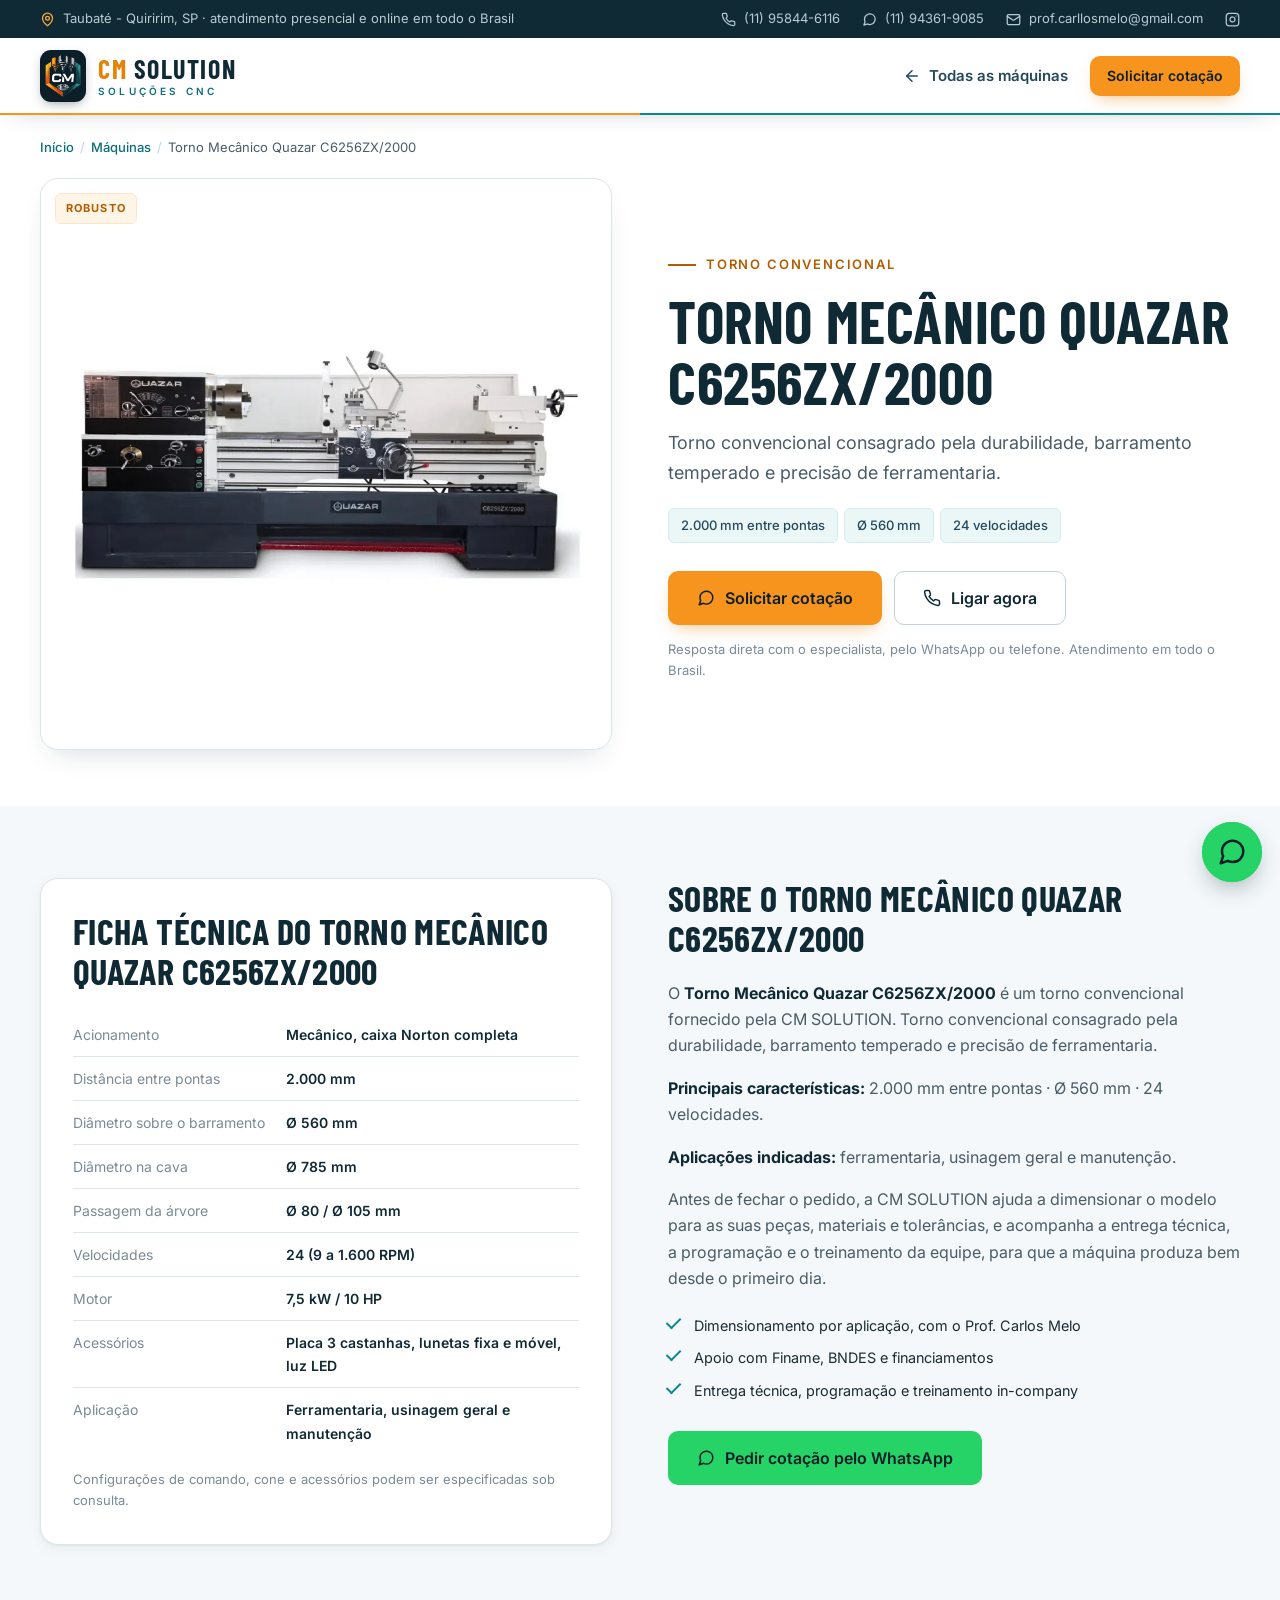
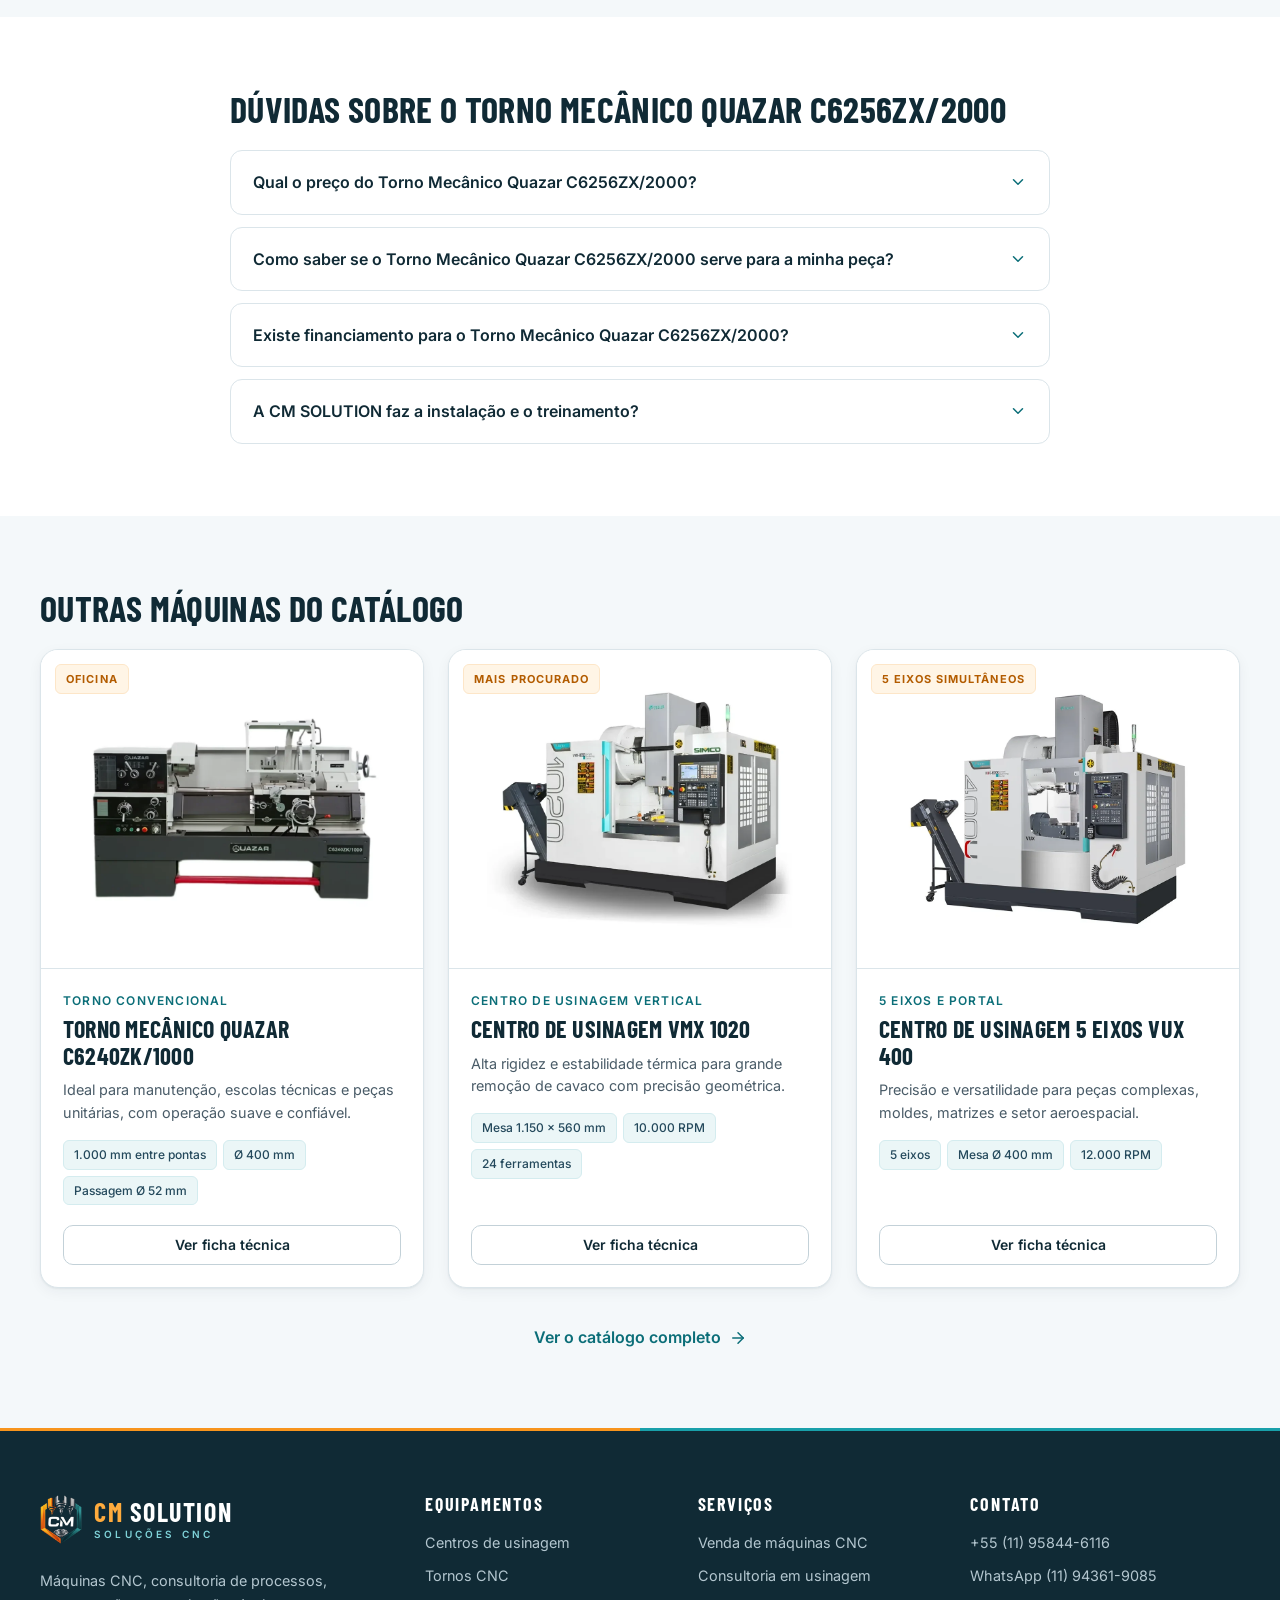
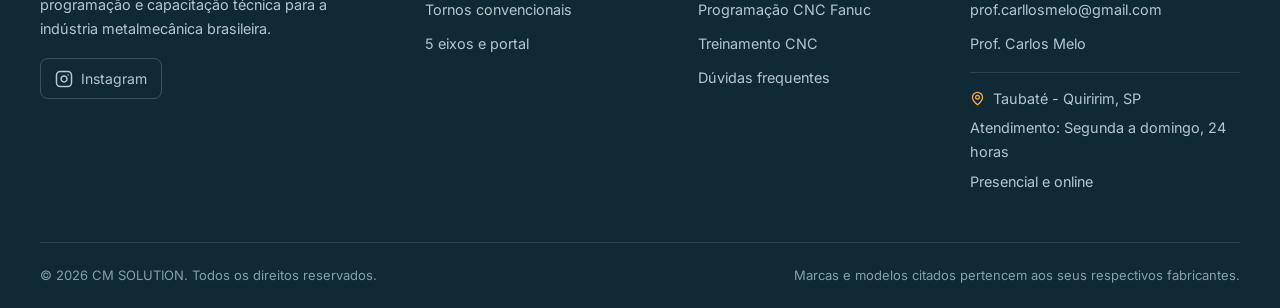
<file: maquinas/torno-mecanico-quazar-c6256zx-2000.html>
<!DOCTYPE html>
<html lang="pt-BR">
<head>
  <meta charset="utf-8">
  <meta name="viewport" content="width=device-width, initial-scale=1">
  <title>Torno Mecânico Quazar C6256ZX/2000: ficha técnica e cotação | CM SOLUTION</title>
  <meta name="description" content="Torno Mecânico Quazar C6256ZX/2000: Torno convencional consagrado pela durabilidade, barramento temperado e precisão de ferramentaria. 2.000 mm entre…">
  <meta name="robots" content="index, follow, max-image-preview:large">
  <meta name="theme-color" content="#102A35">
  <link rel="canonical" href="https://cam-2-iota.vercel.app/maquinas/torno-mecanico-quazar-c6256zx-2000">

  <meta property="og:type" content="website">
  <meta property="og:locale" content="pt_BR">
  <meta property="og:site_name" content="CM SOLUTION">
  <meta property="og:url" content="https://cam-2-iota.vercel.app/maquinas/torno-mecanico-quazar-c6256zx-2000">
  <meta property="og:title" content="Torno Mecânico Quazar C6256ZX/2000: ficha técnica e cotação | CM SOLUTION">
  <meta property="og:description" content="Torno Mecânico Quazar C6256ZX/2000: Torno convencional consagrado pela durabilidade, barramento temperado e precisão de ferramentaria. 2.000 mm entre…">
  <meta property="og:image" content="https://cam-2-iota.vercel.app/assets/img/brand/og-image.jpg">
  <meta property="og:image:width" content="1200">
  <meta property="og:image:height" content="630">
  <meta property="og:image:alt" content="Torno Mecânico Quazar C6256ZX/2000 — CM SOLUTION">
  <meta name="twitter:card" content="summary_large_image">

  <link rel="icon" type="image/png" sizes="64x64" href="/assets/img/brand/favicon-64.png">
  <link rel="apple-touch-icon" href="/assets/img/brand/favicon.png">

  <link rel="preconnect" href="https://fonts.googleapis.com">
  <link rel="preconnect" href="https://fonts.gstatic.com" crossorigin>
  <link href="https://fonts.googleapis.com/css2?family=Barlow+Condensed:wght@600;700&family=Inter:wght@400;500;600;700&display=swap" rel="stylesheet">
  <link rel="stylesheet" href="/assets/css/style.css">
  <link rel="stylesheet" href="/assets/css/machine.css">

  <script type="application/ld+json">
{
  "@context": "https://schema.org",
  "@graph": [
    {
      "@type": "WebPage",
      "@id": "https://cam-2-iota.vercel.app/maquinas/torno-mecanico-quazar-c6256zx-2000#pagina",
      "url": "https://cam-2-iota.vercel.app/maquinas/torno-mecanico-quazar-c6256zx-2000",
      "name": "Torno Mecânico Quazar C6256ZX/2000: ficha técnica e cotação | CM SOLUTION",
      "description": "Torno Mecânico Quazar C6256ZX/2000: Torno convencional consagrado pela durabilidade, barramento temperado e precisão de ferramentaria. 2.000 mm entre…",
      "inLanguage": "pt-BR",
      "isPartOf": {
        "@id": "https://cam-2-iota.vercel.app/#site"
      },
      "primaryImageOfPage": {
        "@type": "ImageObject",
        "url": "https://cam-2-iota.vercel.app/assets/img/machines/quazar-c6256.webp",
        "caption": "Torno Mecânico Quazar C6256ZX/2000"
      },
      "breadcrumb": {
        "@id": "https://cam-2-iota.vercel.app/maquinas/torno-mecanico-quazar-c6256zx-2000#migalhas"
      }
    },
    {
      "@type": "BreadcrumbList",
      "@id": "https://cam-2-iota.vercel.app/maquinas/torno-mecanico-quazar-c6256zx-2000#migalhas",
      "itemListElement": [
        {
          "@type": "ListItem",
          "position": 1,
          "name": "Início",
          "item": "https://cam-2-iota.vercel.app/"
        },
        {
          "@type": "ListItem",
          "position": 2,
          "name": "Máquinas",
          "item": "https://cam-2-iota.vercel.app/#maquinas"
        },
        {
          "@type": "ListItem",
          "position": 3,
          "name": "Torno Mecânico Quazar C6256ZX/2000",
          "item": "https://cam-2-iota.vercel.app/maquinas/torno-mecanico-quazar-c6256zx-2000"
        }
      ]
    }
  ]
}
  </script>
</head>
<body>

  <svg width="0" height="0" style="position:absolute" aria-hidden="true" focusable="false">
    <defs>
      <symbol id="i-phone" viewBox="0 0 24 24"><path d="M22 16.92v3a2 2 0 0 1-2.18 2 19.79 19.79 0 0 1-8.63-3.07 19.5 19.5 0 0 1-6-6 19.79 19.79 0 0 1-3.07-8.67A2 2 0 0 1 4.11 2h3a2 2 0 0 1 2 1.72 12.84 12.84 0 0 0 .7 2.81 2 2 0 0 1-.45 2.11L8.09 9.91a16 16 0 0 0 6 6l1.27-1.27a2 2 0 0 1 2.11-.45 12.84 12.84 0 0 0 2.81.7A2 2 0 0 1 22 16.92z"/></symbol>
      <symbol id="i-mail" viewBox="0 0 24 24"><rect x="2" y="4" width="20" height="16" rx="2"/><path d="m22 7-8.97 5.7a1.94 1.94 0 0 1-2.06 0L2 7"/></symbol>
      <symbol id="i-chat" viewBox="0 0 24 24"><path d="M21 11.5a8.38 8.38 0 0 1-.9 3.8 8.5 8.5 0 0 1-7.6 4.7 8.38 8.38 0 0 1-3.8-.9L3 21l1.9-5.7a8.38 8.38 0 0 1-.9-3.8 8.5 8.5 0 0 1 4.7-7.6 8.38 8.38 0 0 1 3.8-.9h.5a8.48 8.48 0 0 1 8 8v.5z"/></symbol>
      <symbol id="i-arrow-right" viewBox="0 0 24 24"><line x1="5" y1="12" x2="19" y2="12"/><polyline points="12 5 19 12 12 19"/></symbol>
      <symbol id="i-arrow-left" viewBox="0 0 24 24"><line x1="19" y1="12" x2="5" y2="12"/><polyline points="12 19 5 12 12 5"/></symbol>
      <symbol id="i-arrow-up-right" viewBox="0 0 24 24"><line x1="7" y1="17" x2="17" y2="7"/><polyline points="7 7 17 7 17 17"/></symbol>
      <symbol id="i-check" viewBox="0 0 24 24"><polyline points="20 6 9 17 4 12"/></symbol>
      <symbol id="i-pin" viewBox="0 0 24 24"><path d="M20 10c0 6-8 12-8 12s-8-6-8-12a8 8 0 0 1 16 0Z"/><circle cx="12" cy="10" r="3"/></symbol>
      <symbol id="i-chevron-down" viewBox="0 0 24 24"><polyline points="6 9 12 15 18 9"/></symbol>
    </defs>
  </svg>

  <a class="skip-link" href="#conteudo">Ir para o conteúdo</a>

  <div class="topbar">
    <div class="container topbar__inner">
      <p class="topbar__tag"><svg class="icon"><use href="#i-pin"/></svg> Taubaté - Quiririm, SP · atendimento presencial e online em todo o Brasil</p>
      <div class="topbar__links">
        <a href="tel:+5511958446116"><svg class="icon"><use href="#i-phone"/></svg> (11) 95844-6116</a>
        <a href="https://wa.me/5511943619085" target="_blank" rel="noopener"><svg class="icon"><use href="#i-chat"/></svg> (11) 94361-9085</a>
        <a href="mailto:prof.carllosmelo@gmail.com" class="topbar__mail"><svg class="icon"><use href="#i-mail"/></svg> prof.carllosmelo@gmail.com</a>
        <a href="https://www.instagram.com/melo3dcriandosolucoes/" target="_blank" rel="noopener me" aria-label="Instagram @melo3dcriandosolucoes"><svg class="icon" viewBox="0 0 24 24" aria-hidden="true"><rect x="2" y="2" width="20" height="20" rx="5" ry="5"/><path d="M16 11.37A4 4 0 1 1 12.63 8 4 4 0 0 1 16 11.37z"/><line x1="17.5" y1="6.5" x2="17.51" y2="6.5"/></svg></a>
      </div>
    </div>
  </div>

  <header class="header is-scrolled">
    <div class="container header__inner">
      <a href="/" class="brand" aria-label="CM SOLUTION — página inicial">
          <img src="/assets/img/brand/logo-cm.png" alt="" class="brand__mark" width="42" height="49">
          <span class="brand__text">
            <span class="brand__name"><b>CM</b> SOLUTION</span>
            <span class="brand__sub">Soluções CNC</span>
          </span>
        </a>
      <div class="mp-header__actions">
        <a href="/#maquinas" class="mp-header__back"><svg class="icon"><use href="#i-arrow-left"/></svg> Todas as máquinas</a>
        <a href="https://wa.me/5511943619085?text=Ol%C3%A1!%20Vim%20pelo%20site%20da%20CM%20SOLUTION%20e%20gostaria%20de%20uma%20cota%C3%A7%C3%A3o%20do%20Torno%20Mec%C3%A2nico%20Quazar%20C6256ZX%2F2000." target="_blank" rel="noopener" class="btn btn--primary btn--sm">Solicitar cotação</a>
      </div>
    </div>
  </header>

  <main id="conteudo">

    <section class="mp-hero">
      <div class="container">
        <nav class="crumbs" aria-label="Você está em">
          <ol>
            <li><a href="/">Início</a></li>
            <li><a href="/#maquinas">Máquinas</a></li>
            <li aria-current="page">Torno Mecânico Quazar C6256ZX/2000</li>
          </ol>
        </nav>

        <div class="mp-hero__grid">
          <div class="mp-hero__media">
            <span class="mc__badge">Robusto</span>
            <img src="/assets/img/machines/quazar-c6256.webp" alt="Torno Mecânico Quazar C6256ZX/2000" width="900" height="900" fetchpriority="high">
          </div>

          <div class="mp-hero__info">
            <p class="eyebrow">Torno convencional</p>
            <h1 class="mp-title">Torno Mecânico Quazar C6256ZX/2000</h1>
            <p class="mp-lead">Torno convencional consagrado pela durabilidade, barramento temperado e precisão de ferramentaria.</p>
            <ul class="mc__chips mp-chips"><li>2.000 mm entre pontas</li><li>Ø 560 mm</li><li>24 velocidades</li></ul>

            <div class="mp-actions">
              <a href="https://wa.me/5511943619085?text=Ol%C3%A1!%20Vim%20pelo%20site%20da%20CM%20SOLUTION%20e%20gostaria%20de%20uma%20cota%C3%A7%C3%A3o%20do%20Torno%20Mec%C3%A2nico%20Quazar%20C6256ZX%2F2000." target="_blank" rel="noopener" class="btn btn--primary btn--lg"><svg class="icon"><use href="#i-chat"/></svg> Solicitar cotação</a>
              <a href="tel:+5511958446116" class="btn btn--ghost btn--lg"><svg class="icon"><use href="#i-phone"/></svg> Ligar agora</a>
            </div>
            <p class="mp-note">Resposta direta com o especialista, pelo WhatsApp ou telefone. Atendimento em todo o Brasil.</p>
          </div>
        </div>
      </div>
    </section>

    <section class="section section--light mp-section">
      <div class="container mp-cols">
        <div class="mp-specs">
          <h2 class="mp-h2">Ficha técnica do Torno Mecânico Quazar C6256ZX/2000</h2>
          <table class="specs mp-table">
            <caption class="sr-only">Especificações técnicas do Torno Mecânico Quazar C6256ZX/2000</caption>
            <tbody>
              <tr><th scope="row">Acionamento</th><td>Mecânico, caixa Norton completa</td></tr>
              <tr><th scope="row">Distância entre pontas</th><td>2.000 mm</td></tr>
              <tr><th scope="row">Diâmetro sobre o barramento</th><td>Ø 560 mm</td></tr>
              <tr><th scope="row">Diâmetro na cava</th><td>Ø 785 mm</td></tr>
              <tr><th scope="row">Passagem da árvore</th><td>Ø 80 / Ø 105 mm</td></tr>
              <tr><th scope="row">Velocidades</th><td>24 (9 a 1.600 RPM)</td></tr>
              <tr><th scope="row">Motor</th><td>7,5 kW / 10 HP</td></tr>
              <tr><th scope="row">Acessórios</th><td>Placa 3 castanhas, lunetas fixa e móvel, luz LED</td></tr>
              <tr><th scope="row">Aplicação</th><td>Ferramentaria, usinagem geral e manutenção</td></tr>
            </tbody>
          </table>
          <p class="mp-note">Configurações de comando, cone e acessórios podem ser especificadas sob consulta.</p>
        </div>

        <div class="mp-about">
          <h2 class="mp-h2">Sobre o Torno Mecânico Quazar C6256ZX/2000</h2>
          <p>O <strong>Torno Mecânico Quazar C6256ZX/2000</strong> é um torno convencional fornecido pela CM SOLUTION. Torno convencional consagrado pela durabilidade, barramento temperado e precisão de ferramentaria.</p>
          <p><strong>Principais características:</strong> 2.000 mm entre pontas · Ø 560 mm · 24 velocidades.</p>
          <p><strong>Aplicações indicadas:</strong> ferramentaria, usinagem geral e manutenção.</p>
          
          <p>Antes de fechar o pedido, a CM SOLUTION ajuda a dimensionar o modelo para as suas peças, materiais e tolerâncias, e acompanha a entrega técnica, a programação e o treinamento da equipe, para que a máquina produza bem desde o primeiro dia.</p>
          <ul class="ticks mp-ticks">
            <li>Dimensionamento por aplicação, com o Prof. Carlos Melo</li>
            <li>Apoio com Finame, BNDES e financiamentos</li>
            <li>Entrega técnica, programação e treinamento in-company</li>
          </ul>
          <a href="https://wa.me/5511943619085?text=Ol%C3%A1!%20Vim%20pelo%20site%20da%20CM%20SOLUTION%20e%20gostaria%20de%20uma%20cota%C3%A7%C3%A3o%20do%20Torno%20Mec%C3%A2nico%20Quazar%20C6256ZX%2F2000." target="_blank" rel="noopener" class="btn btn--whatsapp btn--lg"><svg class="icon"><use href="#i-chat"/></svg> Pedir cotação pelo WhatsApp</a>
        </div>
      </div>
    </section>

    <section class="section section--white mp-section">
      <div class="container container--narrow">
        <h2 class="mp-h2">Dúvidas sobre o Torno Mecânico Quazar C6256ZX/2000</h2>
        <div class="mp-faq">
          <details>
            <summary><span>Qual o preço do Torno Mecânico Quazar C6256ZX/2000?</span><svg class="icon"><use href="#i-chevron-down"/></svg></summary>
            <p>O valor depende do comando CNC, dos acessórios e das condições comerciais escolhidas. Peça a cotação pelo WhatsApp e enviamos a proposta para a configuração que você precisa.</p>
          </details>
          <details>
            <summary><span>Como saber se o Torno Mecânico Quazar C6256ZX/2000 serve para a minha peça?</span><svg class="icon"><use href="#i-chevron-down"/></svg></summary>
            <p>Envie o tamanho e o peso da peça, o material e as tolerâncias. Analisamos o seu portfólio e indicamos se este é o modelo ideal ou se outro do catálogo atende melhor.</p>
          </details>
          <details>
            <summary><span>Existe financiamento para o Torno Mecânico Quazar C6256ZX/2000?</span><svg class="icon"><use href="#i-chevron-down"/></svg></summary>
            <p>Auxiliamos no direcionamento para linhas como Finame, Cartão BNDES e leasing, conforme as condições vigentes.</p>
          </details>
          <details>
            <summary><span>A CM SOLUTION faz a instalação e o treinamento?</span><svg class="icon"><use href="#i-chevron-down"/></svg></summary>
            <p>Sim. Orientamos a infraestrutura civil e elétrica, acompanhamos o nivelamento e fazemos a entrega técnica presencial, usinando a primeira peça de validação. Também oferecemos treinamento de operação e programação para a sua equipe.</p>
          </details>
        </div>
      </div>
    </section>

    <section class="section section--light mp-section">
      <div class="container">
        <h2 class="mp-h2">Outras máquinas do catálogo</h2>
        <div class="mp-related">
        <article class="mc">
          <a class="mc__media" href="/maquinas/torno-mecanico-quazar-c6240zk-1000" aria-label="Ver Torno Mecânico Quazar C6240ZK/1000">
            <span class="mc__badge">Oficina</span>
            <img src="/assets/img/machines/quazar-c6240.webp" alt="Torno Mecânico Quazar C6240ZK/1000" loading="lazy" width="900" height="900">
          </a>
          <div class="mc__body">
            <p class="mc__cat">Torno convencional</p>
            <h3 class="mc__name"><a href="/maquinas/torno-mecanico-quazar-c6240zk-1000">Torno Mecânico Quazar C6240ZK/1000</a></h3>
            <p class="mc__tag">Ideal para manutenção, escolas técnicas e peças unitárias, com operação suave e confiável.</p>
            <ul class="mc__chips"><li>1.000 mm entre pontas</li><li>Ø 400 mm</li><li>Passagem Ø 52 mm</li></ul>
            <div class="mc__actions">
              <a class="btn btn--outline btn--sm" href="/maquinas/torno-mecanico-quazar-c6240zk-1000">Ver ficha técnica</a>
            </div>
          </div>
        </article>
        <article class="mc">
          <a class="mc__media" href="/maquinas/centro-de-usinagem-vmx-1020" aria-label="Ver Centro de Usinagem VMX 1020">
            <span class="mc__badge">Mais procurado</span>
            <img src="/assets/img/machines/vmx1020.webp" alt="Centro de Usinagem VMX 1020" loading="lazy" width="900" height="900">
          </a>
          <div class="mc__body">
            <p class="mc__cat">Centro de usinagem vertical</p>
            <h3 class="mc__name"><a href="/maquinas/centro-de-usinagem-vmx-1020">Centro de Usinagem VMX 1020</a></h3>
            <p class="mc__tag">Alta rigidez e estabilidade térmica para grande remoção de cavaco com precisão geométrica.</p>
            <ul class="mc__chips"><li>Mesa 1.150 × 560 mm</li><li>10.000 RPM</li><li>24 ferramentas</li></ul>
            <div class="mc__actions">
              <a class="btn btn--outline btn--sm" href="/maquinas/centro-de-usinagem-vmx-1020">Ver ficha técnica</a>
            </div>
          </div>
        </article>
        <article class="mc">
          <a class="mc__media" href="/maquinas/centro-de-usinagem-5-eixos-vux-400" aria-label="Ver Centro de Usinagem 5 Eixos VUX 400">
            <span class="mc__badge">5 eixos simultâneos</span>
            <img src="/assets/img/machines/vux400.webp" alt="Centro de Usinagem 5 Eixos VUX 400" loading="lazy" width="900" height="900">
          </a>
          <div class="mc__body">
            <p class="mc__cat">5 eixos e portal</p>
            <h3 class="mc__name"><a href="/maquinas/centro-de-usinagem-5-eixos-vux-400">Centro de Usinagem 5 Eixos VUX 400</a></h3>
            <p class="mc__tag">Precisão e versatilidade para peças complexas, moldes, matrizes e setor aeroespacial.</p>
            <ul class="mc__chips"><li>5 eixos</li><li>Mesa Ø 400 mm</li><li>12.000 RPM</li></ul>
            <div class="mc__actions">
              <a class="btn btn--outline btn--sm" href="/maquinas/centro-de-usinagem-5-eixos-vux-400">Ver ficha técnica</a>
            </div>
          </div>
        </article>
        </div>
        <p class="mp-all"><a class="link-btn" href="/#maquinas">Ver o catálogo completo <svg class="icon"><use href="#i-arrow-right"/></svg></a></p>
      </div>
    </section>
  </main>

  <footer class="footer">
    <div class="container footer__grid">
      <div class="footer__brand">
        <a href="/" class="brand" aria-label="CM SOLUTION — página inicial">
          <img src="/assets/img/brand/logo-cm.png" alt="" class="brand__mark" width="42" height="49">
          <span class="brand__text">
            <span class="brand__name"><b>CM</b> SOLUTION</span>
            <span class="brand__sub">Soluções CNC</span>
          </span>
        </a>
        <p>Máquinas CNC, consultoria de processos, programação e capacitação técnica para a indústria metalmecânica brasileira.</p>
        <div class="footer__social">
          <a href="https://www.instagram.com/melo3dcriandosolucoes/" target="_blank" rel="noopener me" aria-label="Instagram @melo3dcriandosolucoes"><svg class="icon" viewBox="0 0 24 24" aria-hidden="true"><rect x="2" y="2" width="20" height="20" rx="5" ry="5"/><path d="M16 11.37A4 4 0 1 1 12.63 8 4 4 0 0 1 16 11.37z"/><line x1="17.5" y1="6.5" x2="17.51" y2="6.5"/></svg> Instagram</a>
        </div>
      </div>

      <nav class="footer__col" aria-label="Equipamentos">
        <h4>Equipamentos</h4>
        <a href="/#maquinas" data-line="centros">Centros de usinagem</a>
        <a href="/#maquinas" data-line="tornos-cnc">Tornos CNC</a>
        <a href="/#maquinas" data-line="tornos-conv">Tornos convencionais</a>
        <a href="/#maquinas" data-line="5eixos-portal">5 eixos e portal</a>
      </nav>

      <nav class="footer__col" aria-label="Serviços">
        <h4>Serviços</h4>
        <a href="/venda-de-centro-de-usinagem-cnc">Venda de máquinas CNC</a>
        <a href="/consultoria-em-usinagem-cnc">Consultoria em usinagem</a>
        <a href="/programacao-cnc-fanuc">Programação CNC Fanuc</a>
        <a href="/treinamento-cnc">Treinamento CNC</a>
        <a href="/#faq">Dúvidas frequentes</a>
      </nav>

      <div class="footer__col">
        <h4>Contato</h4>
        <a href="tel:+5511958446116">+55 (11) 95844-6116</a>
        <a href="https://wa.me/5511943619085" target="_blank" rel="noopener">WhatsApp (11) 94361-9085</a>
        <a href="mailto:prof.carllosmelo@gmail.com">prof.carllosmelo@gmail.com</a>
        <span>Prof. Carlos Melo</span>
        <address class="footer__addr">
          <span><svg class="icon"><use href="#i-pin"/></svg> Taubaté - Quiririm, SP</span>
          <span>Atendimento: Segunda a domingo, 24 horas</span>
          <span>Presencial e online</span>
        </address>
      </div>
    </div>

    <div class="container footer__bottom">
      <p>© <span id="year">2026</span> CM SOLUTION. Todos os direitos reservados.</p>
      <p>Marcas e modelos citados pertencem aos seus respectivos fabricantes.</p>
    </div>
  </footer>

  <a href="https://wa.me/5511943619085?text=Ol%C3%A1!%20Vim%20pelo%20site%20da%20CM%20SOLUTION%20e%20gostaria%20de%20uma%20cota%C3%A7%C3%A3o%20do%20Torno%20Mec%C3%A2nico%20Quazar%20C6256ZX%2F2000." target="_blank" rel="noopener" class="fab fab--wa" aria-label="Falar no WhatsApp sobre o Torno Mecânico Quazar C6256ZX/2000">
    <svg class="icon icon--xl"><use href="#i-chat"/></svg>
  </a>
</body>
</html>
</file>
<file: assets/css/style.css>
/* ==========================================================================
   CM SOLUTION — folha de estilos (tema claro)
   Sumário
   1. Tokens (cores do logotipo)   6. Hero e destaques
   2. Base e utilitários           7. Linhas e catálogo
   3. Botões                       8. Serviços e processo
   4. Topbar e cabeçalho           9. Simulador, sobre, FAQ
   5. Seções                      10. Contato, rodapé, modal, extras
   ========================================================================== */

/* 1. TOKENS ---------------------------------------------------------------- */
:root {
  /* azul-marinho suave (substitui o preto) */
  --navy-950: #0c1f28;
  --navy-900: #102a35;
  --navy-800: #17384a;
  --navy-700: #24495c;

  /* azul-petróleo do logotipo: cor principal */
  --teal-700: #0b6e78;
  --teal-600: #0f8590;
  --teal-500: #18a0aa;
  --teal-300: #7fd3d9;
  --teal-100: #d4ecef;
  --teal-50: #ebf6f7;

  /* laranja do logotipo: destaque e chamadas */
  --orange-500: #f7941d;
  --orange-400: #ffab3d;
  --orange-600: #e58208;
  --orange-700: #b35c00;   /* texto laranja sobre fundo claro (AA) */
  --orange-100: #fde6c8;
  --orange-50: #fff5e6;

  /* superfícies e textos */
  --white: #ffffff;
  --mist: #f4f8fa;
  --mist-2: #eaf1f4;
  --line: #dbe5ea;
  --line-strong: #c3d1d8;
  --text: #1b2b36;
  --text-soft: #4a5c68;
  --text-mute: #7a8b96;
  --wa: #25d366;

  --font-display: "Barlow Condensed", "Arial Narrow", Impact, sans-serif;
  --font-body: "Inter", system-ui, -apple-system, "Segoe UI", Roboto, Arial, sans-serif;

  --radius: 12px;
  --radius-lg: 18px;
  --shadow-sm: 0 1px 2px rgba(16, 42, 53, .06), 0 4px 14px rgba(16, 42, 53, .05);
  --shadow-md: 0 12px 30px -14px rgba(16, 42, 53, .22);
  --shadow-lg: 0 28px 60px -28px rgba(16, 42, 53, .35);

  --gutter: 20px;
  --header-h: 76px;
}

/* 2. BASE ------------------------------------------------------------------ */
*, *::before, *::after { box-sizing: border-box; margin: 0; padding: 0; }
[hidden] { display: none !important; }

html { overflow-x: clip; scroll-behavior: smooth; scroll-padding-top: calc(var(--header-h) + 12px); -webkit-text-size-adjust: 100%; }

body {
  font-family: var(--font-body);
  font-size: 1rem;
  line-height: 1.65;
  color: var(--text);
  background: var(--white);
  -webkit-font-smoothing: antialiased;
  overflow-x: clip;
}
body.is-locked { overflow: hidden; }

img { display: block; max-width: 100%; height: auto; }
a { color: inherit; text-decoration: none; }
ul, ol { list-style: none; }
button, input, select, textarea { font: inherit; color: inherit; }
button { cursor: pointer; background: none; border: 0; }
h1, h2, h3, h4 { line-height: 1.1; }

:focus-visible { outline: 3px solid var(--teal-500); outline-offset: 3px; border-radius: 4px; }

.container { width: min(1200px, 100% - var(--gutter) * 2); margin-inline: auto; }
.container--narrow { width: min(820px, 100% - var(--gutter) * 2); }

.icon { width: 18px; height: 18px; flex: none; fill: none; stroke: currentColor; stroke-width: 2; stroke-linecap: round; stroke-linejoin: round; }
.icon--lg { width: 22px; height: 22px; }
.icon--xl { width: 30px; height: 30px; }

.sr-only { position: absolute; width: 1px; height: 1px; overflow: hidden; clip: rect(0 0 0 0); white-space: nowrap; }
.skip-link { position: absolute; left: 12px; top: -60px; z-index: 200; background: var(--orange-500); color: var(--navy-950); padding: 10px 16px; border-radius: 8px; font-weight: 600; }
.skip-link:focus { top: 12px; }

.eyebrow {
  display: inline-flex; align-items: center; gap: 10px;
  font-size: .8125rem; font-weight: 600; letter-spacing: .14em; text-transform: uppercase;
  color: var(--orange-700);
}
.eyebrow::before { content: ""; width: 28px; height: 2px; background: currentColor; }

.h2 {
  font-family: var(--font-display); font-weight: 700; text-transform: uppercase; letter-spacing: .01em;
  font-size: clamp(2rem, 1.4rem + 2.6vw, 3.25rem); color: var(--navy-900); margin-top: 12px;
}
.h2 span { color: var(--teal-700); }

.lead { font-size: 1.0625rem; color: var(--text-soft); max-width: 56ch; }

/* 3. BOTÕES ---------------------------------------------------------------- */
.btn {
  display: inline-flex; align-items: center; justify-content: center; gap: 10px;
  min-height: 48px; padding: 0 22px; border-radius: 10px; border: 1.5px solid transparent;
  font-weight: 600; font-size: .9375rem; line-height: 1; white-space: nowrap;
  transition: background-color .2s, border-color .2s, color .2s, transform .2s, box-shadow .2s;
}
.btn:active { transform: translateY(1px); }
.btn--lg { min-height: 54px; padding: 0 28px; font-size: 1rem; }
.btn--sm { min-height: 40px; padding: 0 16px; font-size: .875rem; }
.btn--block { width: 100%; }

.btn--primary { background: var(--orange-500); color: var(--navy-950); box-shadow: 0 8px 18px -8px rgba(229, 130, 8, .55); }
.btn--primary:hover { background: var(--orange-400); }

.btn--ghost { border-color: var(--line-strong); color: var(--navy-900); background: var(--white); }
.btn--ghost:hover { border-color: var(--teal-600); color: var(--teal-700); }

.btn--outline { border-color: var(--line-strong); color: var(--navy-900); background: var(--white); }
.btn--outline:hover { border-color: var(--teal-600); color: var(--teal-700); background: var(--teal-50); }

.btn--whatsapp { background: var(--wa); color: var(--navy-950); }
.btn--whatsapp:hover { background: #3ee17c; }

.link-btn { display: inline-flex; align-items: center; gap: 8px; font-weight: 600; color: var(--teal-700); padding: 4px 0; border-bottom: 1.5px solid transparent; transition: border-color .2s, color .2s; }
.link-btn:hover { border-color: var(--teal-700); }

/* 4. TOPBAR E CABEÇALHO ---------------------------------------------------- */
.topbar { background: var(--navy-900); color: #b8cad3; font-size: .8125rem; }
.topbar__inner { display: flex; justify-content: space-between; align-items: center; gap: 16px; min-height: 38px; }
.topbar__tag, .topbar__links a { display: inline-flex; align-items: center; gap: 8px; }
.topbar__tag .icon { color: var(--orange-400); width: 15px; height: 15px; }
.topbar__links { display: flex; gap: 22px; }
.topbar__links a { white-space: nowrap; }
.topbar__links a:hover { color: var(--white); }
.topbar__links .icon { width: 15px; height: 15px; }

.header { position: sticky; top: 0; z-index: 100; background: rgba(255, 255, 255, .94); backdrop-filter: blur(12px); -webkit-backdrop-filter: blur(12px); border-bottom: 1px solid var(--line); transition: box-shadow .3s; }
.header.is-scrolled { box-shadow: 0 8px 24px -14px rgba(16, 42, 53, .3); }
.header::after { content: ""; position: absolute; left: 0; right: 0; bottom: -1px; height: 2px; background: linear-gradient(90deg, var(--orange-500) 0 50%, var(--teal-600) 50% 100%); opacity: 0; transition: opacity .3s; }
.header.is-scrolled::after { opacity: 1; }
.header__inner { display: flex; align-items: center; justify-content: space-between; min-height: var(--header-h); gap: 24px; }

.brand { display: inline-flex; align-items: center; gap: 12px; }
/* o logotipo original tem fundo preto: fica num selo escuro sobre o cabeçalho claro */
.brand__mark { width: 46px; height: auto; padding: 5px; background: var(--navy-950); border-radius: 11px; box-shadow: 0 4px 12px -4px rgba(12, 31, 40, .5); }
.brand__text { display: flex; flex-direction: column; line-height: 1; }
.brand__name { font-family: var(--font-display); font-weight: 700; font-size: 1.625rem; letter-spacing: .06em; color: var(--navy-900); }
.brand__name b { color: var(--orange-600); font-weight: 700; }
.brand__sub { font-size: .625rem; letter-spacing: .32em; text-transform: uppercase; color: var(--teal-700); margin-top: 4px; font-weight: 600; }

.nav { display: flex; align-items: center; gap: 4px; }
.nav__link { position: relative; padding: 10px 14px; font-size: .9375rem; font-weight: 500; color: var(--text-soft); transition: color .2s; }
.nav__link::after { content: ""; position: absolute; left: 14px; right: 14px; bottom: 4px; height: 2px; background: var(--orange-500); transform: scaleX(0); transform-origin: left; transition: transform .25s; }
.nav__link:hover, .nav__link.is-active { color: var(--navy-900); }
.nav__link:hover::after, .nav__link.is-active::after { transform: scaleX(1); }
.nav__cta { margin-left: 14px; min-height: 42px; padding: 0 18px; font-size: .875rem; }

.burger { display: none; width: 46px; height: 46px; border-radius: 10px; border: 1px solid var(--line-strong); color: var(--navy-900); align-items: center; justify-content: center; }
.burger__close { display: none; }
.burger[aria-expanded="true"] .burger__open { display: none; }
.burger[aria-expanded="true"] .burger__close { display: block; }

/* 5. SEÇÕES ---------------------------------------------------------------- */
.section { padding: 96px 0; position: relative; }
.section--white { background: var(--white); }
.section--light { background: var(--mist); }
.section--tint { background: var(--teal-50); }

.section-head { margin-bottom: 48px; }
.section-head .lead { margin-top: 16px; }
.section-head--split { display: grid; grid-template-columns: 1.2fr 1fr; gap: 48px; align-items: end; }
.section-head--split .lead { margin-top: 0; justify-self: end; }
.section-head--center { text-align: center; }
.section-head--center .lead { margin-inline: auto; }

/* 6. HERO E DESTAQUES ------------------------------------------------------ */
.hero {
  position: relative; overflow: hidden; color: var(--text);
  background:
    radial-gradient(800px 460px at 90% 0%, rgba(24, 160, 170, .16), transparent 62%),
    radial-gradient(700px 420px at 0% 100%, rgba(247, 148, 29, .13), transparent 62%),
    linear-gradient(180deg, #eef6f8 0%, #f8fbfc 100%);
  padding: 72px 0 140px;
}
.hero::before { /* malha técnica discreta */
  content: ""; position: absolute; inset: 0; pointer-events: none;
  background-image: linear-gradient(rgba(16, 42, 53, .06) 1px, transparent 1px), linear-gradient(90deg, rgba(16, 42, 53, .06) 1px, transparent 1px);
  background-size: 64px 64px;
  -webkit-mask-image: radial-gradient(ellipse at 75% 40%, #000 0%, transparent 70%);
  mask-image: radial-gradient(ellipse at 75% 40%, #000 0%, transparent 70%);
}
.hero__grid { position: relative; display: grid; grid-template-columns: 1.05fr 1fr; gap: 64px; align-items: center; }
.hero__title { font-family: var(--font-display); font-weight: 700; text-transform: uppercase; letter-spacing: .005em; font-size: clamp(2.1rem, 1.3rem + 3.3vw, 3.9rem); line-height: 1.02; margin: 18px 0 22px; color: var(--navy-900); }
.hero__title span { color: var(--teal-700); }
.hero__lead { color: var(--text-soft); font-size: 1.125rem; max-width: 52ch; }
.hero__actions { display: flex; flex-wrap: wrap; gap: 14px; margin: 34px 0 30px; }
.hero__proof { display: flex; flex-wrap: wrap; gap: 10px 26px; font-size: .9375rem; color: var(--text-soft); }
.hero__proof li { display: inline-flex; align-items: center; gap: 8px; }
.hero__proof .icon { color: var(--teal-600); stroke-width: 2.6; }

.hero__visual { position: relative; padding: 18px; }
.hero__visual::before, .hero__visual::after { content: ""; position: absolute; width: 90px; height: 90px; pointer-events: none; }
.hero__visual::before { top: 0; left: 0; border-top: 3px solid var(--orange-500); border-left: 3px solid var(--orange-500); border-top-left-radius: 14px; }
.hero__visual::after { right: 0; bottom: 0; border-bottom: 3px solid var(--teal-600); border-right: 3px solid var(--teal-600); border-bottom-right-radius: 14px; }

.showcase { position: relative; background: var(--white); border-radius: var(--radius-lg); overflow: hidden; box-shadow: var(--shadow-lg); border: 1px solid var(--line); cursor: pointer; }
.showcase img { width: 100%; aspect-ratio: 1 / .86; object-fit: contain; padding: 8px 12px 0; transition: transform .5s cubic-bezier(.2, .7, .2, 1); }
.showcase:hover img { transform: scale(1.03); }
.showcase__tag { position: absolute; top: 16px; left: 16px; z-index: 2; background: var(--orange-50); color: var(--orange-700); border: 1px solid var(--orange-100); font-size: .6875rem; font-weight: 700; letter-spacing: .14em; text-transform: uppercase; padding: 6px 12px; border-radius: 6px; }
.showcase__caption { padding: 18px 24px 20px; background: var(--white); border-top: 1px solid var(--line); }
.showcase__caption strong { display: block; font-family: var(--font-display); font-size: 1.5rem; line-height: 1.1; letter-spacing: .02em; text-transform: uppercase; color: var(--navy-900); }
.showcase__caption > div > span { display: block; margin-top: 2px; font-size: .8125rem; color: var(--text-mute); }
.showcase__specs { display: grid; grid-template-columns: repeat(3, 1fr); gap: 12px; margin-top: 16px; padding: 14px 16px; background: var(--mist); border-radius: 10px; }
.showcase__specs dt { font-size: .6875rem; text-transform: uppercase; letter-spacing: .1em; color: var(--text-mute); }
.showcase__specs dd { font-weight: 600; font-size: .9375rem; color: var(--teal-700); white-space: nowrap; }

/* números */
.facts { position: relative; z-index: 5; margin-top: -72px; }
.facts__grid { display: grid; grid-template-columns: repeat(4, 1fr); background: var(--white); border-radius: var(--radius-lg); box-shadow: var(--shadow-lg); overflow: hidden; border: 1px solid var(--line); border-top: 3px solid var(--orange-500); }
.facts__grid li { padding: 28px 28px 26px; border-right: 1px solid var(--line); }
.facts__grid li:last-child { border-right: 0; }
.facts__grid strong { display: block; font-family: var(--font-display); font-size: 2rem; text-transform: uppercase; letter-spacing: .01em; color: var(--navy-900); line-height: 1.05; }
.facts__grid li:nth-child(even) strong { color: var(--teal-700); }
.facts__grid span { display: block; margin-top: 8px; font-size: .875rem; color: var(--text-soft); line-height: 1.5; }

/* 7. LINHAS E CATÁLOGO ----------------------------------------------------- */
#linhas { padding-top: 120px; }
.lines { display: grid; grid-template-columns: repeat(3, 1fr); gap: 20px; }
.line { position: relative; display: block; text-align: left; overflow: hidden; border-radius: var(--radius-lg); background: var(--navy-900); aspect-ratio: 4 / 4.2; box-shadow: var(--shadow-md); }
.line img { position: absolute; inset: 0; width: 100%; height: 100%; object-fit: cover; transition: transform .6s cubic-bezier(.2, .7, .2, 1); }
.line::after { content: ""; position: absolute; inset: 0; background: linear-gradient(to top, rgba(12, 31, 40, .9) 0%, rgba(12, 31, 40, .3) 45%, rgba(12, 31, 40, 0) 70%); }
.line:hover img { transform: scale(1.06); }
.line__body { position: absolute; z-index: 2; left: 0; right: 0; bottom: 0; padding: 24px; display: flex; flex-direction: column; gap: 6px; color: var(--white); }
.line__body strong { font-family: var(--font-display); font-size: 1.75rem; text-transform: uppercase; letter-spacing: .02em; line-height: 1; }
.line__count { font-size: .75rem; font-weight: 600; letter-spacing: .14em; text-transform: uppercase; color: var(--orange-400); }
.line__more { display: inline-flex; align-items: center; gap: 8px; font-size: .875rem; font-weight: 600; color: var(--teal-300); margin-top: 4px; }
.line__more .icon { transition: transform .2s; }
.line:hover .line__more .icon { transform: translateX(4px); }

.toolbar { display: flex; justify-content: space-between; align-items: center; gap: 20px; margin-bottom: 14px; }
.chips { display: flex; flex-wrap: wrap; gap: 8px; }
.chip { min-height: 40px; padding: 0 16px; border-radius: 999px; border: 1.5px solid var(--line-strong); font-size: .875rem; font-weight: 500; color: var(--text-soft); background: var(--white); transition: all .2s; }
.chip:hover { border-color: var(--teal-600); color: var(--teal-700); }
.chip.is-active { background: var(--teal-700); border-color: var(--teal-700); color: var(--white); }

.search { position: relative; flex: 0 1 300px; display: block; }
.search .icon { position: absolute; left: 14px; top: 50%; transform: translateY(-50%); color: var(--text-mute); pointer-events: none; }
.search input { width: 100%; min-height: 44px; padding: 0 14px 0 42px; border: 1.5px solid var(--line-strong); border-radius: 10px; background: var(--white); font-size: .9375rem; transition: border-color .2s, box-shadow .2s; }
.search input:focus { outline: none; border-color: var(--teal-600); box-shadow: 0 0 0 4px rgba(24, 160, 170, .15); }

.result-count { font-size: .8125rem; color: var(--text-mute); margin: 18px 0 18px; }

.grid { display: grid; grid-template-columns: repeat(3, 1fr); gap: 24px; }
.mc { display: flex; flex-direction: column; background: var(--white); border: 1px solid var(--line); border-radius: var(--radius-lg); overflow: hidden; box-shadow: var(--shadow-sm); transition: transform .3s cubic-bezier(.2, .7, .2, 1), box-shadow .3s, border-color .3s; }
.mc:hover { transform: translateY(-6px); box-shadow: var(--shadow-lg); border-color: var(--teal-300); }
.mc__media { position: relative; display: block; width: 100%; aspect-ratio: 6 / 5; background: var(--white); border-bottom: 1px solid var(--line); cursor: pointer; overflow: hidden; }
.mc__media img { width: 100%; height: 100%; object-fit: contain; padding: 6px 10px; transition: transform .5s cubic-bezier(.2, .7, .2, 1); }
.mc:hover .mc__media img { transform: scale(1.05); }
.mc__badge { position: absolute; top: 14px; left: 14px; z-index: 2; background: var(--orange-50); color: var(--orange-700); border: 1px solid var(--orange-100); font-size: .6875rem; font-weight: 700; letter-spacing: .1em; text-transform: uppercase; padding: 5px 10px; border-radius: 6px; }
.mc__body { display: flex; flex-direction: column; flex: 1; padding: 22px; }
.mc__cat { font-size: .75rem; font-weight: 600; letter-spacing: .1em; text-transform: uppercase; color: var(--teal-700); }
.mc__name { font-family: var(--font-display); font-weight: 700; font-size: 1.5rem; line-height: 1.1; text-transform: uppercase; letter-spacing: .01em; color: var(--navy-900); margin: 6px 0 10px; }
.mc__tag { font-size: .9rem; color: var(--text-soft); line-height: 1.55; }
.mc__chips { display: flex; flex-wrap: wrap; gap: 6px; margin: 16px 0 20px; }
.mc__chips li { font-size: .75rem; font-weight: 500; color: var(--navy-700); background: var(--teal-50); border: 1px solid var(--teal-100); padding: 4px 10px; border-radius: 6px; }
.mc__actions { display: grid; grid-template-columns: 1fr 1fr; gap: 10px; margin-top: auto; }

/* último card do catálogo: ocupa o espaço que sobra na linha */
.mc--cta { grid-column: span var(--span, 1); justify-content: center; padding: 36px 32px; color: var(--white); border: 0; background: radial-gradient(420px 260px at 100% 0%, rgba(127, 211, 217, .28), transparent 65%), radial-gradient(380px 240px at 0% 100%, rgba(247, 148, 29, .22), transparent 65%), linear-gradient(135deg, var(--teal-700), var(--navy-800)); }
.mc--cta:hover { transform: none; border: 0; }
.mc--cta img { width: 64px; height: auto; margin-bottom: 18px; padding: 5px; background: var(--navy-950); border-radius: 12px; }
.mc--cta h3 { font-family: var(--font-display); font-weight: 700; text-transform: uppercase; font-size: 2rem; line-height: 1.05; letter-spacing: .01em; }
.mc--cta h3 span { color: var(--orange-400); }
.mc--cta p { color: #d3e6ea; margin: 12px 0 24px; max-width: 46ch; }
.mc--cta .btn { align-self: flex-start; }

.empty { text-align: center; padding: 56px 24px; border: 1.5px dashed var(--line-strong); border-radius: var(--radius-lg); background: var(--mist); }
.empty strong { display: block; font-size: 1.125rem; color: var(--navy-900); }
.empty p { color: var(--text-soft); margin: 6px 0 20px; }

/* 8. SERVIÇOS E PROCESSO --------------------------------------------------- */
.services { display: grid; grid-template-columns: repeat(3, 1fr); gap: 24px; }
.service { display: flex; flex-direction: column; background: var(--white); border: 1px solid var(--line); border-radius: var(--radius-lg); overflow: hidden; box-shadow: var(--shadow-sm); transition: border-color .3s, transform .3s, box-shadow .3s; }
.service:hover { border-color: var(--teal-300); transform: translateY(-4px); box-shadow: var(--shadow-lg); }
.service__media { position: relative; aspect-ratio: 16 / 10; overflow: hidden; }
.service__media img { width: 100%; height: 100%; object-fit: cover; }
.service__media::after { content: ""; position: absolute; inset: 0; background: linear-gradient(to top, var(--white), transparent 50%); }
.service__body { position: relative; display: flex; flex-direction: column; flex: 1; padding: 0 26px 28px; margin-top: -26px; z-index: 2; }
.service__icon { display: grid; place-items: center; width: 52px; height: 52px; border-radius: 12px; background: var(--teal-700); color: var(--white); margin-bottom: 18px; box-shadow: 0 10px 22px -10px rgba(11, 110, 120, .8); }
.service h3 { font-family: var(--font-display); font-weight: 700; font-size: 1.625rem; text-transform: uppercase; letter-spacing: .01em; color: var(--navy-900); margin-bottom: 10px; }
.service p { color: var(--text-soft); font-size: .9375rem; }
.ticks { margin: 18px 0 22px; display: grid; gap: 9px; }
.ticks li { position: relative; padding-left: 26px; font-size: .9rem; color: var(--text); }
.ticks li::before { content: ""; position: absolute; left: 0; top: .35em; width: 14px; height: 8px; border-left: 2.5px solid var(--teal-600); border-bottom: 2.5px solid var(--teal-600); transform: rotate(-45deg) translateY(-2px); }
.service .link-btn { margin-top: auto; align-self: flex-start; }

.steps { display: grid; grid-template-columns: repeat(4, 1fr); gap: 0; position: relative; }
.step { position: relative; padding: 0 28px 0 0; }
.step::before { content: ""; position: absolute; top: 26px; left: 64px; right: 12px; height: 2px; background: repeating-linear-gradient(90deg, var(--line-strong) 0 6px, transparent 6px 12px); }
.step:last-child::before { display: none; }
.step__n { position: relative; display: grid; place-items: center; width: 54px; height: 54px; border-radius: 50%; background: var(--teal-700); color: var(--white); font-family: var(--font-display); font-weight: 700; font-size: 1.375rem; letter-spacing: .04em; margin-bottom: 20px; box-shadow: 0 0 0 6px var(--teal-100); }
.step:nth-child(even) .step__n { background: var(--orange-600); box-shadow: 0 0 0 6px var(--orange-100); }
.step h3 { font-family: var(--font-display); font-size: 1.5rem; text-transform: uppercase; letter-spacing: .01em; color: var(--navy-900); margin-bottom: 8px; }
.step p { font-size: .9375rem; color: var(--text-soft); }

/* 9. SIMULADOR, SOBRE, FAQ ------------------------------------------------- */
.sim { display: grid; grid-template-columns: 1.15fr 1fr; gap: 56px; align-items: center; }
.sim .lead { margin: 16px 0 34px; }
.field-range { margin-bottom: 26px; }
.field-range__label { display: flex; justify-content: space-between; align-items: baseline; gap: 12px; margin-bottom: 12px; font-weight: 500; color: var(--navy-900); }
.field-range output { font-weight: 700; font-variant-numeric: tabular-nums; color: var(--teal-700); }

input[type="range"] { -webkit-appearance: none; appearance: none; width: 100%; height: 6px; border-radius: 999px; outline-offset: 6px; background: linear-gradient(90deg, var(--teal-600) var(--fill, 50%), var(--mist-2) var(--fill, 50%)); }
input[type="range"]::-webkit-slider-thumb { -webkit-appearance: none; width: 24px; height: 24px; border-radius: 50%; background: var(--white); border: 4px solid var(--orange-500); box-shadow: 0 2px 8px rgba(16, 42, 53, .3); cursor: grab; }
input[type="range"]::-moz-range-thumb { width: 18px; height: 18px; border-radius: 50%; background: var(--white); border: 4px solid var(--orange-500); box-shadow: 0 2px 8px rgba(16, 42, 53, .3); cursor: grab; }

.sim__result { position: relative; padding: 36px 32px 28px; border-radius: var(--radius-lg); color: var(--white); background: radial-gradient(420px 260px at 100% 0%, rgba(127, 211, 217, .3), transparent 65%), linear-gradient(145deg, var(--teal-700), var(--navy-800)); box-shadow: var(--shadow-lg); border-top: 3px solid var(--orange-500); }
.sim__kicker { display: flex; align-items: center; gap: 10px; font-size: .8125rem; font-weight: 600; letter-spacing: .12em; text-transform: uppercase; color: var(--teal-100); }
.sim__big { display: flex; align-items: baseline; flex-wrap: wrap; gap: 6px 14px; margin: 18px 0 26px; font-family: var(--font-display); font-weight: 700; font-size: clamp(4rem, 3rem + 4vw, 6rem); line-height: .9; color: var(--white); }
.sim__big small { font-family: var(--font-body); font-size: .9375rem; font-weight: 500; color: var(--teal-100); line-height: 1.3; max-width: 11ch; }
.sim__metrics { display: grid; grid-template-columns: 1fr 1fr; gap: 12px; margin-bottom: 24px; }
.sim__metrics div { padding: 14px 16px; border-radius: 10px; background: rgba(255, 255, 255, .1); border: 1px solid rgba(255, 255, 255, .16); }
.sim__metrics dt { font-size: .75rem; color: var(--teal-100); }
.sim__metrics dd { font-size: 1.25rem; font-weight: 700; margin-top: 2px; font-variant-numeric: tabular-nums; }
.sim__note { margin-top: 16px; font-size: .75rem; color: #b9dade; text-align: center; }

.about { display: grid; grid-template-columns: .9fr 1.1fr; gap: 72px; align-items: center; }
.about__logo { position: relative; aspect-ratio: 1; border-radius: var(--radius-lg); overflow: hidden; background: #000; box-shadow: var(--shadow-lg); }
.about__logo img { width: 100%; height: 100%; object-fit: cover; transform: scale(1.3); transform-origin: 50% 54%; }
.about__copy > p { color: var(--text-soft); margin-top: 18px; max-width: 60ch; }
.about__copy .h2 { margin-bottom: 6px; }
.about__copy strong { color: var(--navy-900); }
.pillars { display: grid; gap: 18px; margin: 30px 0 34px; }
.pillars li { display: flex; gap: 16px; align-items: flex-start; }
.pillars .icon { flex: none; width: 44px; height: 44px; padding: 11px; border-radius: 12px; background: var(--teal-50); border: 1px solid var(--teal-100); color: var(--teal-700); }
.pillars strong { display: block; color: var(--navy-900); font-weight: 600; }
.pillars span { font-size: .9375rem; color: var(--text-soft); }

.faq { display: grid; gap: 12px; }
.faq__item { background: var(--white); border: 1px solid var(--line); border-radius: var(--radius); transition: border-color .2s, box-shadow .2s; }
.faq__item.is-open { border-color: var(--teal-500); box-shadow: var(--shadow-sm); }
.faq__q { width: 100%; display: flex; justify-content: space-between; align-items: center; gap: 20px; padding: 20px 24px; text-align: left; font-size: 1.0625rem; font-weight: 600; color: var(--navy-900); }
.faq__q .icon { color: var(--orange-600); transition: transform .3s; }
.faq__item.is-open .faq__q .icon { transform: rotate(180deg); }
.faq__a { display: grid; grid-template-rows: 0fr; transition: grid-template-rows .3s ease; }
.faq__a > p { overflow: hidden; padding: 0 24px; color: var(--text-soft); }
.faq__item.is-open .faq__a { grid-template-rows: 1fr; }
.faq__item.is-open .faq__a > p { padding-bottom: 22px; }

/* 10. CONTATO, RODAPÉ, MODAL, EXTRAS --------------------------------------- */
.contact { display: grid; grid-template-columns: .9fr 1.1fr; gap: 40px; align-items: start; }
.contact__badge { width: min(100%, 360px); aspect-ratio: 1; object-fit: cover; border-radius: 50%; margin: 0 auto 28px; box-shadow: 0 0 0 6px var(--white), var(--shadow-lg); }
.channels { display: grid; gap: 12px; }
.channels a { display: flex; align-items: center; gap: 16px; padding: 16px 18px; border-radius: var(--radius); background: var(--white); border: 1px solid var(--line); box-shadow: var(--shadow-sm); transition: border-color .2s, transform .2s; }
.channels a:hover { border-color: var(--teal-500); transform: translateY(-2px); }
.channels__icon { display: grid; place-items: center; width: 44px; height: 44px; border-radius: 10px; background: var(--teal-700); color: var(--white); flex: none; }
.channels__icon--wa { background: var(--wa); color: var(--navy-950); }
.channels small { display: block; font-size: .75rem; color: var(--text-mute); letter-spacing: .04em; }
.channels strong { font-weight: 600; color: var(--navy-900); word-break: break-word; }

.form { background: var(--white); color: var(--text); padding: 36px; border-radius: var(--radius-lg); box-shadow: var(--shadow-lg); border: 1px solid var(--line); border-top: 3px solid var(--orange-500); }
.form h3 { font-family: var(--font-display); text-transform: uppercase; font-size: 1.875rem; letter-spacing: .01em; color: var(--navy-900); }
.form__lead { color: var(--text-soft); margin: 6px 0 26px; font-size: .9375rem; }
.form__row { display: grid; grid-template-columns: 1fr 1fr; gap: 16px; }
.field { margin-bottom: 18px; }
.field label { display: block; font-size: .8125rem; font-weight: 600; margin-bottom: 6px; color: var(--navy-700); }
.field input, .field select, .field textarea { width: 100%; min-height: 52px; padding: 12px 14px; border: 1.5px solid var(--line-strong); border-radius: 10px; background: var(--mist); transition: border-color .2s, box-shadow .2s, background .2s; }
.field input, .field select { height: 52px; }
.field select:disabled { color: var(--ink-500, #6b7a84); cursor: not-allowed; background: var(--mist); opacity: .75; }
.field textarea { resize: vertical; min-height: 110px; }
.field input:focus, .field select:focus, .field textarea:focus { outline: none; border-color: var(--teal-600); background: var(--white); box-shadow: 0 0 0 4px rgba(24, 160, 170, .15); }
.field.is-invalid input, .field.is-invalid select { border-color: #d6453d; background: #fff6f5; }
.form__error { margin-bottom: 14px; padding: 10px 14px; border-radius: 8px; background: #fff0ee; color: #a8271f; font-size: .875rem; }
.form__note { text-align: center; font-size: .75rem; color: var(--text-mute); margin-top: 14px; }

.footer { background: var(--navy-900); color: #b3c6cf; border-top: 3px solid transparent; border-image: linear-gradient(90deg, var(--orange-500) 0 50%, var(--teal-500) 50% 100%) 1; }
.footer .brand__mark { background: transparent; box-shadow: none; padding: 0; width: 42px; }
.footer .brand__name { color: var(--white); }
.footer .brand__name b { color: var(--orange-400); }
.footer .brand__sub { color: var(--teal-300); }
.footer__grid { display: grid; grid-template-columns: 1.5fr 1fr 1fr 1.2fr; gap: 48px; padding: 64px 0 48px; }
.footer__brand p { margin-top: 18px; font-size: .9rem; max-width: 36ch; }
.footer__col { display: flex; flex-direction: column; gap: 10px; font-size: .9rem; }
.footer__col h4 { font-family: var(--font-display); font-size: 1.125rem; letter-spacing: .1em; text-transform: uppercase; color: var(--white); margin-bottom: 6px; }
.footer__col a:hover { color: var(--teal-300); }
.footer__bottom { display: flex; justify-content: space-between; flex-wrap: wrap; gap: 8px 24px; padding: 22px 0; border-top: 1px solid rgba(255, 255, 255, .12); font-size: .8125rem; color: #84a0ac; }

/* modal da ficha técnica */
.modal { position: fixed; inset: 0; z-index: 300; display: grid; place-items: center; padding: 20px; background: rgba(12, 31, 40, .6); backdrop-filter: blur(4px); opacity: 0; transition: opacity .25s; }
.modal.is-open { opacity: 1; }
.modal__card { position: relative; display: grid; grid-template-columns: 1fr 1fr; width: min(1000px, 100%); max-height: calc(100dvh - 40px); overflow: auto; background: var(--white); border-radius: var(--radius-lg); box-shadow: var(--shadow-lg); transform: translateY(16px) scale(.98); transition: transform .3s cubic-bezier(.2, .7, .2, 1); }
.modal.is-open .modal__card { transform: none; }
.modal__close { position: absolute; top: 14px; right: 14px; z-index: 3; width: 42px; height: 42px; display: grid; place-items: center; border-radius: 50%; background: var(--navy-900); color: var(--white); transition: background .2s; }
.modal__close:hover { background: var(--orange-600); }
.modal__media { display: grid; place-items: center; background: var(--white); border-right: 1px solid var(--line); padding: 24px; }
.modal__media img { width: 100%; max-height: 520px; object-fit: contain; }
.modal__info { padding: 36px 32px 32px; display: flex; flex-direction: column; }
.modal__info h3 { font-family: var(--font-display); text-transform: uppercase; font-size: 2rem; letter-spacing: .01em; color: var(--navy-900); margin: 10px 0 8px; padding-right: 36px; }
.modal__tagline { color: var(--text-soft); font-size: .9375rem; margin-bottom: 18px; }
.specs { width: 100%; border-collapse: collapse; margin-bottom: 24px; font-size: .875rem; }
.specs td { padding: 10px 0; border-bottom: 1px solid var(--line); vertical-align: top; }
.specs td:first-child { color: var(--text-mute); padding-right: 16px; width: 42%; }
.specs td:last-child { font-weight: 600; color: var(--navy-900); }

/* botões flutuantes */
.fab { position: fixed; right: 18px; z-index: 90; display: grid; place-items: center; border-radius: 50%; box-shadow: 0 10px 26px -8px rgba(16, 42, 53, .45); transition: transform .2s, opacity .25s, visibility .25s; }
.fab--wa { bottom: 18px; width: 60px; height: 60px; background: var(--wa); color: var(--navy-950); }
.fab--wa:hover { transform: scale(1.08); }
.fab--wa::after { content: ""; position: absolute; inset: 0; border-radius: 50%; border: 2px solid var(--wa); animation: ping 2.4s ease-out infinite; }
.fab--top { bottom: 90px; width: 46px; height: 46px; background: var(--white); color: var(--navy-900); border: 1px solid var(--line-strong); opacity: 0; visibility: hidden; }
.fab--top.is-visible { opacity: 1; visibility: visible; }
.fab--top:hover { background: var(--teal-700); color: var(--white); border-color: var(--teal-700); }
@keyframes ping { 0% { transform: scale(1); opacity: .7; } 100% { transform: scale(1.5); opacity: 0; } }

/* animação de entrada (só com JS ativo) */
.js .reveal { opacity: 0; transform: translateY(22px); transition: opacity .7s ease, transform .7s cubic-bezier(.2, .7, .2, 1); }
.js .reveal.is-in { opacity: 1; transform: none; }

@media (prefers-reduced-motion: reduce) {
  html { scroll-behavior: auto; }
  *, *::before, *::after { animation: none !important; transition-duration: .01ms !important; }
  .js .reveal { opacity: 1; transform: none; }
}

/* RESPONSIVO --------------------------------------------------------------- */
@media (max-width: 1100px) {
  .grid { grid-template-columns: repeat(2, 1fr); }
  .mc--cta { grid-column: 1 / -1; }
  .services { grid-template-columns: 1fr; }
  .service { flex-direction: row; }
  .service__media { flex: 0 0 38%; aspect-ratio: auto; }
  .service__media::after { background: linear-gradient(to right, transparent 55%, var(--white)); }
  .service__body { margin-top: 0; padding-top: 28px; }
  .footer__grid { grid-template-columns: 1fr 1fr; }
  .nav__link { padding-inline: 10px; }
}

@media (max-width: 960px) {
  :root { --header-h: 68px; }
  .topbar__tag, .topbar__links .topbar__mail { display: none; }
  .topbar__inner { justify-content: center; }
  .topbar__links { gap: 18px; font-size: .75rem; }
  /* backdrop-filter criaria um bloco de contenção para o menu fixo */
  .header { background: var(--white); backdrop-filter: none; -webkit-backdrop-filter: none; }

  .burger { display: inline-flex; }
  .nav {
    position: fixed; top: var(--nav-top, var(--header-h)); left: 0; right: 0; bottom: 0; z-index: 99;
    flex-direction: column; align-items: stretch; gap: 0; padding: 12px var(--gutter) 28px;
    background: var(--white); overflow-y: auto;
    opacity: 0; transform: translateY(-10px); visibility: hidden; transition: opacity .25s, transform .3s cubic-bezier(.2, .7, .2, 1), visibility .3s;
  }
  .header.is-menu-open .nav { opacity: 1; transform: none; visibility: visible; }
  .nav__link { padding: 18px 4px; font-size: 1.125rem; border-bottom: 1px solid var(--line); color: var(--navy-900); }
  .nav__link::after { display: none; }
  .nav__link.is-active { color: var(--teal-700); }
  .nav__cta { margin: 24px 0 0; min-height: 54px; font-size: 1rem; }

  .section { padding: 72px 0; }
  #linhas { padding-top: 104px; }
  .section-head { margin-bottom: 36px; }
  .section-head--split { grid-template-columns: 1fr; gap: 16px; }
  .section-head--split .lead { justify-self: start; }

  .hero { padding: 48px 0 120px; }
  .hero__grid { grid-template-columns: 1fr; gap: 44px; }
  .hero__visual { max-width: 640px; }

  .facts__grid { grid-template-columns: 1fr 1fr; }
  .facts__grid li:nth-child(2) { border-right: 0; }
  .facts__grid li:nth-child(-n+2) { border-bottom: 1px solid var(--line); }

  .lines { grid-template-columns: 1fr; }
  .line { aspect-ratio: 16 / 9; }
  .toolbar { flex-direction: column; align-items: stretch; }
  .search { flex-basis: auto; }
  .chips { flex-wrap: nowrap; overflow-x: auto; margin-inline: calc(var(--gutter) * -1); padding: 2px var(--gutter) 6px; scrollbar-width: none; }
  .chips::-webkit-scrollbar { display: none; }
  .chip { flex: none; }

  .steps { grid-template-columns: 1fr 1fr; gap: 36px 24px; }
  .step::before { display: none; }

  .sim, .about, .contact { grid-template-columns: 1fr; gap: 40px; }
  .about__logo { max-width: 460px; }
  .contact__badge { width: min(100%, 320px); }

  .modal__card { grid-template-columns: 1fr; }
  .modal__media { border-right: 0; border-bottom: 1px solid var(--line); padding: 16px; }
  .modal__media img { max-height: 280px; }
}

@media (max-width: 640px) {
  :root { --gutter: 16px; }
  .brand__mark { width: 40px; }
  .brand__name { font-size: 1.4rem; }
  .brand__sub { letter-spacing: .26em; }

  .hero__actions .btn { width: 100%; }
  .hero__visual { padding: 12px; }
  .hero__visual::before, .hero__visual::after { width: 60px; height: 60px; }

  .facts { margin-top: -64px; }
  .facts__grid li { padding: 20px 16px; }
  .facts__grid strong { font-size: 1.5rem; }
  .facts__grid span { font-size: .8125rem; }

  .grid { grid-template-columns: 1fr; gap: 18px; }
  .service { flex-direction: column; }
  .service__media { flex: none; aspect-ratio: 16 / 10; }
  .service__media::after { background: linear-gradient(to top, var(--white), transparent 50%); }
  .service__body { margin-top: -26px; padding-top: 0; }

  .steps { grid-template-columns: 1fr; }
  .sim__result { padding: 28px 22px 22px; }
  .form { padding: 26px 20px; }
  .form__row { grid-template-columns: 1fr; gap: 0; }
  .faq__q { padding: 18px; font-size: 1rem; }
  .faq__a > p { padding-inline: 18px; }

  .footer__grid { grid-template-columns: 1fr; gap: 32px; padding: 48px 0 32px; }
  .modal { padding: 0; align-items: end; }
  .modal__card { max-height: 92dvh; border-radius: var(--radius-lg) var(--radius-lg) 0 0; }
  .modal__info { padding: 24px 20px; }
  .fab--wa { width: 56px; height: 56px; right: 14px; bottom: 14px; }
  .fab--top { right: 18px; bottom: 82px; }
}

/* 11. LINKS PARA AS PÁGINAS DOS MODELOS (rastreáveis pelo Google) ----------- */
.mc__name a { color: inherit; transition: color .2s; }
.mc__name a:hover { color: var(--teal-700); }
.modal__page { align-self: center; margin-top: 14px; }

.model-links { margin-top: 56px; padding-top: 28px; border-top: 1px solid var(--line); }
.model-links h3 { font-family: var(--font-display); font-size: 1.125rem; letter-spacing: .1em; text-transform: uppercase; color: var(--navy-900); margin-bottom: 14px; }
.model-links ul { display: flex; flex-wrap: wrap; gap: 8px 10px; }
.model-links a { display: inline-block; font-size: .875rem; font-weight: 500; color: var(--navy-700); background: var(--teal-50); border: 1px solid var(--teal-100); padding: 7px 14px; border-radius: 8px; transition: background-color .2s, border-color .2s, color .2s; }
.model-links a:hover { background: var(--white); border-color: var(--teal-600); color: var(--teal-700); }

/* 12. SERVIÇOS EM 4 CARTÕES, AULAS ONLINE, REDES SOCIAIS E ENDEREÇO ------- */
.services { grid-template-columns: repeat(2, 1fr); }
.service h3 a { color: inherit; transition: color .2s; }
.service h3 a:hover { color: var(--teal-700); }
.service__actions { display: flex; flex-wrap: wrap; align-items: center; gap: 12px 20px; margin-top: auto; }
.service__actions .link-btn { margin-top: 0; }

.online { display: flex; align-items: center; justify-content: space-between; gap: 32px; margin-top: 32px; padding: 36px 40px; background: var(--navy-900); color: #cfdde4; border-radius: var(--radius-lg); box-shadow: var(--shadow-md); }
.online .eyebrow { color: var(--orange-400); }
.online h3 { font-family: var(--font-display); font-weight: 700; font-size: clamp(1.5rem, 1.1rem + 1.4vw, 2.125rem); text-transform: uppercase; letter-spacing: .01em; color: var(--white); margin: 10px 0 10px; line-height: 1.1; }
.online__copy p:last-child { max-width: 60ch; }
.online__actions { display: flex; flex-direction: column; align-items: flex-start; gap: 14px; flex: none; }
.online .link-btn { color: var(--teal-300); }
.online .link-btn:hover { border-color: var(--teal-300); }

.hero__more { align-self: center; }
.text-link { color: var(--teal-700); font-weight: 600; border-bottom: 1.5px solid var(--teal-100); transition: border-color .2s; }
.text-link:hover { border-color: var(--teal-700); }

.topbar__links .icon { flex: none; }
.footer__social { display: flex; gap: 10px; margin-top: 18px; }
.footer__social a { display: inline-flex; align-items: center; gap: 8px; padding: 8px 14px; border: 1px solid rgba(255, 255, 255, .18); border-radius: 8px; font-size: .875rem; transition: border-color .2s, color .2s; }
.footer__social a:hover { border-color: var(--teal-300); color: var(--teal-300); }
.footer__addr { display: flex; flex-direction: column; gap: 6px; font-style: normal; margin-top: 6px; padding-top: 14px; border-top: 1px solid rgba(255, 255, 255, .12); }
.footer__addr span { display: flex; align-items: flex-start; gap: 8px; }
.footer__addr .icon { margin-top: 4px; color: var(--orange-400); width: 15px; height: 15px; }

.quotes { display: grid; grid-template-columns: repeat(auto-fit, minmax(280px, 1fr)); gap: 24px; }
.quote { background: var(--white); border: 1px solid var(--line); border-radius: var(--radius-lg); padding: 28px; box-shadow: var(--shadow-sm); }
.quote blockquote p { color: var(--text); font-size: 1.0625rem; }
.quote figcaption { display: flex; flex-direction: column; margin-top: 18px; font-size: .875rem; color: var(--text-soft); }
.quote figcaption strong { color: var(--navy-900); }

@media (max-width: 960px) {
  .services { grid-template-columns: 1fr; }
  .online { flex-direction: column; align-items: flex-start; padding: 30px 24px; }
}
@media (max-width: 640px) {
  .hero__more { align-self: flex-start; }
  .service__actions .btn { width: 100%; }
  .footer__social { flex-wrap: wrap; }
}

@media (min-width: 961px) {
  .services .service__media { aspect-ratio: 16 / 8; }
}
</file>
<file: assets/css/machine.css>
/* ==========================================================================
   CM SOLUTION — páginas individuais das máquinas (/maquinas/<modelo>)
   Complementa style.css; as páginas são geradas por build.mjs.
   ========================================================================== */

/* cabeçalho enxuto (sem menu: a página não precisa de JavaScript) */
.mp-header__actions { display: flex; align-items: center; gap: 22px; }
.mp-header__back { display: inline-flex; align-items: center; gap: 8px; font-size: .9375rem; font-weight: 600; color: var(--navy-700); }
.mp-header__back:hover { color: var(--teal-700); }

/* trilha de navegação */
.crumbs { padding: 22px 0 8px; font-size: .8125rem; color: var(--text-mute); }
.crumbs ol { display: flex; flex-wrap: wrap; gap: 6px; }
.crumbs li + li::before { content: "/"; margin-right: 6px; color: var(--line-strong); }
.crumbs a { color: var(--teal-700); font-weight: 500; }
.crumbs a:hover { text-decoration: underline; }
.crumbs [aria-current] { color: var(--text-soft); }

/* topo da página */
.mp-hero { background: var(--white); padding-bottom: 56px; }
.mp-hero__grid { display: grid; grid-template-columns: 1fr 1fr; gap: 56px; align-items: center; margin-top: 12px; }
.mp-hero__media { position: relative; display: grid; place-items: center; aspect-ratio: 1 / 1; padding: 24px; background: var(--white); border: 1px solid var(--line); border-radius: var(--radius-lg); box-shadow: var(--shadow-md); overflow: hidden; }
.mp-hero__media img { width: 100%; height: 100%; object-fit: contain; }

.mp-title { font-family: var(--font-display); font-weight: 700; text-transform: uppercase; letter-spacing: .01em; font-size: clamp(2.25rem, 1.5rem + 3vw, 3.75rem); line-height: 1.02; color: var(--navy-900); margin: 14px 0 16px; }
.mp-lead { font-size: 1.125rem; color: var(--text-soft); max-width: 52ch; }
.mp-chips { margin: 20px 0 28px; }
.mp-chips li { font-size: .8125rem; padding: 6px 12px; }
.mp-actions { display: flex; flex-wrap: wrap; gap: 12px; }
.mp-note { margin-top: 14px; font-size: .8125rem; color: var(--text-mute); }

/* seções */
.mp-section { padding: 72px 0; }
.mp-h2 { font-family: var(--font-display); font-weight: 700; text-transform: uppercase; letter-spacing: .01em; font-size: clamp(1.625rem, 1.2rem + 1.6vw, 2.25rem); line-height: 1.1; color: var(--navy-900); margin-bottom: 22px; }

.mp-cols { display: grid; grid-template-columns: 1fr 1fr; gap: 56px; align-items: start; }
.mp-specs { background: var(--white); border: 1px solid var(--line); border-radius: var(--radius-lg); padding: 32px; box-shadow: var(--shadow-sm); }
.mp-table { margin-bottom: 8px; }
.mp-table th { text-align: left; font-weight: 400; color: var(--text-mute); padding: 10px 16px 10px 0; width: 42%; border-bottom: 1px solid var(--line); vertical-align: top; }
.mp-table tr:last-child th, .mp-table tr:last-child td { border-bottom: 0; }

.mp-about p { color: var(--text-soft); margin-bottom: 16px; max-width: 62ch; }
.mp-about strong { color: var(--navy-900); }
.mp-ticks { margin: 22px 0 28px; }

/* perguntas frequentes (sem JavaScript: <details>) */
.mp-faq { display: grid; gap: 12px; }
.mp-faq details { background: var(--white); border: 1px solid var(--line); border-radius: var(--radius); }
.mp-faq summary { display: flex; align-items: center; justify-content: space-between; gap: 16px; padding: 18px 22px; font-weight: 600; color: var(--navy-900); cursor: pointer; list-style: none; }
.mp-faq summary::-webkit-details-marker { display: none; }
.mp-faq summary .icon { transition: transform .25s; color: var(--teal-700); }
.mp-faq details[open] summary .icon { transform: rotate(180deg); }
.mp-faq details[open] { border-color: var(--teal-300); }
.mp-faq details p { padding: 0 22px 20px; color: var(--text-soft); }

/* outras máquinas */
.mp-related { display: grid; grid-template-columns: repeat(3, 1fr); gap: 24px; }
.mp-related .mc__name a:hover { color: var(--teal-700); }
.mp-related .mc__actions { grid-template-columns: 1fr; }
.mp-related .mc__media { display: block; }
.mp-all { margin-top: 32px; text-align: center; }

@media (max-width: 1100px) {
  .mp-related { grid-template-columns: repeat(2, 1fr); }
  .mp-related .mc:nth-child(3) { display: none; }
}

@media (max-width: 960px) {
  .mp-hero__grid, .mp-cols { grid-template-columns: 1fr; gap: 32px; }
  .mp-hero__media { aspect-ratio: 6 / 5; max-width: 560px; }
  .mp-section { padding: 56px 0; }
  .mp-header__back { display: none; }
}

@media (max-width: 640px) {
  .mp-hero { padding-bottom: 40px; }
  .mp-actions .btn { width: 100%; }
  .mp-specs { padding: 22px 18px; }
  .mp-table th { width: 46%; }
  .mp-related { grid-template-columns: 1fr; gap: 18px; }
  .mp-related .mc:nth-child(3) { display: flex; }
}

@media (max-width: 640px) {
  .header__inner { gap: 10px; }
  .brand__name { white-space: nowrap; font-size: 1.25rem; }
  .brand__sub { letter-spacing: .2em; }
  .mp-header__actions .btn { padding: 0 12px; font-size: .8125rem; }
}

/* páginas de serviço */
.mp-hero__media--photo { aspect-ratio: 16 / 10; padding: 0; }
.mp-hero__media--photo img { object-fit: cover; }
.mp-items { display: grid; grid-template-columns: repeat(auto-fit, minmax(260px, 1fr)); gap: 20px; }
.mp-item { background: var(--white); border: 1px solid var(--line); border-radius: var(--radius-lg); padding: 26px; box-shadow: var(--shadow-sm); }
.mp-item h3 { font-family: var(--font-display); font-size: 1.375rem; text-transform: uppercase; letter-spacing: .01em; color: var(--navy-900); margin-bottom: 10px; line-height: 1.15; }
.mp-item h3 a:hover { color: var(--teal-700); }
.mp-item p { color: var(--text-soft); font-size: .9375rem; }
.mp-section .model-links { margin-top: 0; padding-top: 0; border-top: 0; }
.mp-section .model-links h3 { display: none; }
</file>
